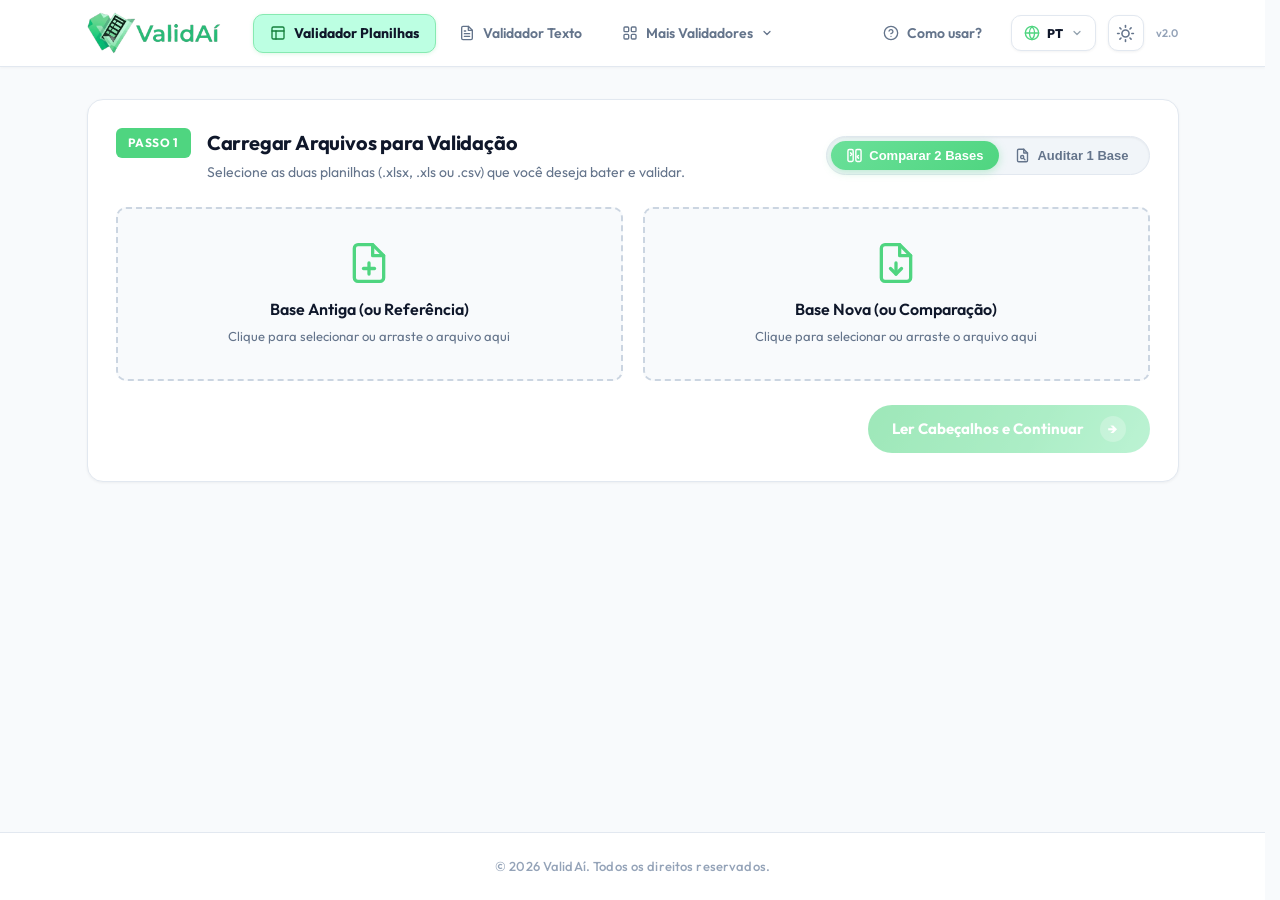
<file: templates/index.html>
<!DOCTYPE html>
<html lang="pt-BR">
<head>
    <meta charset="UTF-8">
    <meta name="viewport" content="width=device-width, initial-scale=1.0">
    <title data-i18n="page_title">ValidAí - O seu validador</title>
    <link rel="icon" type="image/png" href="/static/images/favicon.png?v=3">
    <link rel="shortcut icon" href="/favicon.ico?v=3">
    <link rel="preconnect" href="https://fonts.googleapis.com">
    <link rel="preconnect" href="https://fonts.gstatic.com" crossorigin>
    <link href="https://fonts.googleapis.com/css2?family=Montserrat:wght@400;500;600;700&family=Outfit:wght@400;500;600;700;800&family=JetBrains+Mono:wght@400;500&display=swap" rel="stylesheet">
    <link rel="stylesheet" href="/static/css/style.css?v=17">
    <script>
        (function() {
            try {
                var lang = localStorage.getItem('validai_lang') || 'pt';
                document.documentElement.setAttribute('lang', lang);
                var theme = localStorage.getItem('splitc_theme');
                if (theme === 'dark') {
                    document.documentElement.setAttribute('data-theme', 'dark');
                    document.documentElement.classList.add('dark-theme');
                }
            } catch(e) {}
        })();
    </script>
    <script src="/static/js/i18n.js?v=1"></script>
</head>
<body>

    <!-- Header com Navegação e Logo Oficial ValidAí -->
    <header class="navbar">
        <div class="container nav-content">
            <div class="header-left-group">
                <a href="/" class="header-brand-link" title="ValidAí - Início">
                    <img src="/static/images/logo.png?v=3" alt="ValidAí Logo" class="brand-logo brand-logo-light">
                    <img src="/static/images/logo-white.png?v=3" alt="ValidAí Logo" class="brand-logo brand-logo-dark">
                </a>
                <nav class="nav-menu" aria-label="Navegação Principal">
                    <a href="/" class="nav-menu-link active">
                        <svg class="nav-menu-icon" width="16" height="16" viewBox="0 0 24 24" fill="none" stroke="currentColor" stroke-width="2" stroke-linecap="round" stroke-linejoin="round">
                            <rect x="3" y="3" width="18" height="18" rx="2" ry="2"/>
                            <line x1="3" y1="9" x2="21" y2="9"/>
                            <line x1="9" y1="21" x2="9" y2="9"/>
                        </svg>
                        <span data-i18n="nav_sheets">Validador Planilhas</span>
                    </a>
                    <a href="/validador-texto" class="nav-menu-link">
                        <svg class="nav-menu-icon" width="16" height="16" viewBox="0 0 24 24" fill="none" stroke="currentColor" stroke-width="2" stroke-linecap="round" stroke-linejoin="round">
                            <path d="M14 2H6a2 2 0 0 0-2 2v16a2 2 0 0 0 2 2h12a2 2 0 0 0 2-2V8z"/>
                            <polyline points="14 2 14 8 20 8"/>
                            <line x1="16" y1="13" x2="8" y2="13"/>
                            <line x1="16" y1="17" x2="8" y2="17"/>
                            <line x1="10" y1="9" x2="8" y2="9"/>
                        </svg>
                        <span data-i18n="nav_text">Validador Texto</span>
                    </a>

                    <!-- Menu Dropdown: Mais Validadores -->
                    <div class="nav-dropdown-wrapper" id="nav-solutions-dropdown">
                        <button type="button" class="nav-menu-link nav-dropdown-btn" id="nav-solutions-btn" aria-haspopup="true" aria-expanded="false" title="Mais Validadores">
                            <svg class="nav-menu-icon" width="16" height="16" viewBox="0 0 24 24" fill="none" stroke="currentColor" stroke-width="2" stroke-linecap="round" stroke-linejoin="round">
                                <rect x="3" y="3" width="7" height="7" rx="1.5"/>
                                <rect x="14" y="3" width="7" height="7" rx="1.5"/>
                                <rect x="14" y="14" width="7" height="7" rx="1.5"/>
                                <rect x="3" y="14" width="7" height="7" rx="1.5"/>
                            </svg>
                            <span data-i18n="nav_solutions">Mais Validadores</span>
                            <svg class="nav-dropdown-chevron" width="12" height="12" viewBox="0 0 24 24" fill="none" stroke="currentColor" stroke-width="2.5" stroke-linecap="round" stroke-linejoin="round">
                                <polyline points="6 9 12 15 18 9"/>
                            </svg>
                        </button>
                        <div class="nav-dropdown-menu" id="nav-solutions-menu" role="menu" aria-label="Mais Validadores">
                            <!-- 1. Higienizador de Cadastros -->
                            <a href="/validador-cadastros" class="nav-dropdown-item" role="menuitem">
                                <div class="nav-dropdown-item-icon">
                                    <svg width="18" height="18" viewBox="0 0 24 24" fill="none" stroke="currentColor" stroke-width="2" stroke-linecap="round" stroke-linejoin="round">
                                        <path d="M16 21v-2a4 4 0 0 0-4-4H6a4 4 0 0 0-4 4v2"/>
                                        <circle cx="9" cy="7" r="4"/>
                                        <polyline points="16 11 18 13 22 9"/>
                                    </svg>
                                </div>
                                <div class="nav-dropdown-item-content">
                                    <div class="nav-dropdown-item-header">
                                        <span class="nav-dropdown-item-title" data-i18n="module_cadastros_title">Higienizador de Cadastros</span>
                                        <span class="nav-dropdown-item-badge new-badge" data-i18n="badge_new">Novo</span>
                                    </div>
                                    <span class="nav-dropdown-item-subtitle" data-i18n="module_cadastros_sub">Validação de CPF/CNPJ, e-mails e duplicados</span>
                                </div>
                            </a>

                            <!-- 2. Conciliador de Notas Fiscais (XML) -->
                            <a href="/validador-xml" class="nav-dropdown-item" role="menuitem">
                                <div class="nav-dropdown-item-icon">
                                    <svg width="18" height="18" viewBox="0 0 24 24" fill="none" stroke="currentColor" stroke-width="2" stroke-linecap="round" stroke-linejoin="round">
                                        <path d="M14 2H6a2 2 0 0 0-2 2v16a2 2 0 0 0 2 2h12a2 2 0 0 0 2-2V8z"/>
                                        <polyline points="14 2 14 8 20 8"/>
                                        <polyline points="9 15 7 13 9 11"/>
                                        <polyline points="15 15 17 13 15 11"/>
                                    </svg>
                                </div>
                                <div class="nav-dropdown-item-content">
                                    <div class="nav-dropdown-item-header">
                                        <span class="nav-dropdown-item-title" data-i18n="module_xml_title">Conciliador de Notas Fiscais (XML)</span>
                                        <span class="nav-dropdown-item-badge new-badge" data-i18n="badge_new">Novo</span>
                                    </div>
                                    <span class="nav-dropdown-item-subtitle" data-i18n="module_xml_sub">Cruzamento de XMLs (NFe/NFSe) vs. Excel</span>
                                </div>
                            </a>

                            <!-- 3. Conciliação de Taxas e Extratos (.OFX) -->
                            <a href="/conciliador-taxas" class="nav-dropdown-item" role="menuitem" data-upcoming="true">
                                <div class="nav-dropdown-item-icon">
                                    <svg width="18" height="18" viewBox="0 0 24 24" fill="none" stroke="currentColor" stroke-width="2" stroke-linecap="round" stroke-linejoin="round">
                                        <rect x="2" y="5" width="20" height="14" rx="2"/>
                                        <line x1="2" y1="10" x2="22" y2="10"/>
                                        <circle cx="7" cy="15" r="1.5"/>
                                        <line x1="12" y1="15" x2="17" y2="15"/>
                                    </svg>
                                </div>
                                <div class="nav-dropdown-item-content">
                                    <div class="nav-dropdown-item-header">
                                        <span class="nav-dropdown-item-title" data-i18n="module_ofx_title">Conciliação de Taxas e Extratos (.OFX)</span>
                                        <span class="nav-dropdown-item-badge" data-i18n="badge_coming_soon">Em breve</span>
                                    </div>
                                    <span class="nav-dropdown-item-subtitle" data-i18n="module_ofx_sub">Auditoria de maquininhas, PIX e marketplaces</span>
                                </div>
                            </a>

                            <!-- 4. Auditoria de Folha e RH -->
                            <a href="/auditoria-rh" class="nav-dropdown-item" role="menuitem" data-upcoming="true">
                                <div class="nav-dropdown-item-icon">
                                    <svg width="18" height="18" viewBox="0 0 24 24" fill="none" stroke="currentColor" stroke-width="2" stroke-linecap="round" stroke-linejoin="round">
                                        <rect x="2" y="7" width="20" height="14" rx="2"/>
                                        <path d="M16 21V5a2 2 0 0 0-2-2h-4a2 2 0 0 0-2 2v16"/>
                                        <circle cx="12" cy="12" r="2"/>
                                    </svg>
                                </div>
                                <div class="nav-dropdown-item-content">
                                    <div class="nav-dropdown-item-header">
                                        <span class="nav-dropdown-item-title" data-i18n="module_rh_title">Auditoria de Folha e RH</span>
                                        <span class="nav-dropdown-item-badge" data-i18n="badge_coming_soon">Em breve</span>
                                    </div>
                                    <span class="nav-dropdown-item-subtitle" data-i18n="module_rh_sub">Batimento de folha de pagamento e benefícios</span>
                                </div>
                            </a>

                            <!-- 5. Comparador de JSON / APIs -->
                            <a href="/validador-json" class="nav-dropdown-item" role="menuitem" data-upcoming="true">
                                <div class="nav-dropdown-item-icon">
                                    <svg width="18" height="18" viewBox="0 0 24 24" fill="none" stroke="currentColor" stroke-width="2" stroke-linecap="round" stroke-linejoin="round">
                                        <polyline points="16 18 22 12 16 6"/>
                                        <polyline points="8 6 2 12 8 18"/>
                                        <line x1="14" y1="4" x2="10" y2="20"/>
                                    </svg>
                                </div>
                                <div class="nav-dropdown-item-content">
                                    <div class="nav-dropdown-item-header">
                                        <span class="nav-dropdown-item-title" data-i18n="module_json_title">Comparador de JSON / APIs</span>
                                        <span class="nav-dropdown-item-badge" data-i18n="badge_coming_soon">Em breve</span>
                                    </div>
                                    <span class="nav-dropdown-item-subtitle" data-i18n="module_json_sub">Diferenças estruturais entre payloads e objetos</span>
                                </div>
                            </a>
                        </div>
                    </div>
                </nav>
            </div>

            <div class="header-right-actions">
                <a href="/como-usar" class="nav-menu-link" title="Guia e Ajuda">
                    <svg class="nav-menu-icon" width="16" height="16" viewBox="0 0 24 24" fill="none" stroke="currentColor" stroke-width="2" stroke-linecap="round" stroke-linejoin="round">
                        <circle cx="12" cy="12" r="10"/>
                        <path d="M9.09 9a3 3 0 0 1 5.83 1c0 2-3 3-3 3"/>
                        <line x1="12" y1="17" x2="12.01" y2="17"/>
                    </svg>
                    <span data-i18n="nav_how_to_use">Como usar?</span>
                </a>

                <!-- Dropdown de Idiomas (PT / ES / EN) -->
                <div class="lang-dropdown-wrapper" id="lang-dropdown-wrapper">
                    <button type="button" class="lang-toggle-btn" id="lang-toggle-btn" aria-haspopup="true" aria-expanded="false" title="Idioma / Language">
                        <svg class="lang-globe-icon" width="16" height="16" viewBox="0 0 24 24" fill="none" stroke="currentColor" stroke-width="2" stroke-linecap="round" stroke-linejoin="round">
                            <circle cx="12" cy="12" r="10"/>
                            <line x1="2" y1="12" x2="22" y2="12"/>
                            <path d="M12 2a15.3 15.3 0 0 1 4 10 15.3 15.3 0 0 1-4 10 15.3 15.3 0 0 1-4-10 15.3 15.3 0 0 1 4-10z"/>
                        </svg>
                        <span class="lang-current-code" id="lang-current-code">PT</span>
                        <svg class="lang-arrow-icon" width="12" height="12" viewBox="0 0 24 24" fill="none" stroke="currentColor" stroke-width="2.5" stroke-linecap="round" stroke-linejoin="round">
                            <polyline points="6 9 12 15 18 9"/>
                        </svg>
                    </button>
                    <div class="lang-dropdown-menu" id="lang-dropdown-menu" role="menu">
                        <button type="button" class="lang-option active" data-lang="pt" role="menuitem">
                            <span class="lang-flag">🇧🇷</span>
                            <span class="lang-name">Português</span>
                            <span class="lang-badge">PT</span>
                        </button>
                        <button type="button" class="lang-option" data-lang="es" role="menuitem">
                            <span class="lang-flag">🇪🇸</span>
                            <span class="lang-name">Español</span>
                            <span class="lang-badge">ES</span>
                        </button>
                        <button type="button" class="lang-option" data-lang="en" role="menuitem">
                            <span class="lang-flag">🇺🇸</span>
                            <span class="lang-name">English</span>
                            <span class="lang-badge">EN</span>
                        </button>
                    </div>
                </div>

                <button type="button" class="theme-toggle-btn" id="theme-toggle-btn" title="Alternar tema claro/escuro" aria-label="Alternar tema" data-i18n-title="nav_toggle_theme">
                    <svg class="theme-icon-svg" width="19" height="19" viewBox="0 0 24 24">
                        <defs>
                            <linearGradient id="theme-grad-orange" x1="0%" y1="0%" x2="0%" y2="100%">
                                <stop offset="0%" stop-color="#6AE099"/>
                                <stop offset="100%" stop-color="#4FD580"/>
                            </linearGradient>
                        </defs>
                        <g class="sun-icon">
                            <circle cx="12" cy="12" r="4.5"/>
                            <line x1="12" y1="2" x2="12" y2="4"/>
                            <line x1="12" y1="20" x2="12" y2="22"/>
                            <line x1="4.93" y1="4.93" x2="6.34" y2="6.34"/>
                            <line x1="17.66" y1="17.66" x2="19.07" y2="19.07"/>
                            <line x1="2" y1="12" x2="4" y2="12"/>
                            <line x1="20" y1="12" x2="22" y2="12"/>
                            <line x1="4.93" y1="19.07" x2="6.34" y2="17.66"/>
                            <line x1="17.66" y1="6.34" x2="19.07" y2="4.93"/>
                        </g>
                        <path class="moon-icon-path" d="M20.354 15.354A9 9 0 0 1 8.646 3.646 9.003 9.003 0 0 0 12 21a9.003 9.003 0 0 0 8.354-5.646z"/>
                    </svg>
                </button>
                <span class="version-tag">v2.0</span>
            </div>
        </div>
    </header>

    <main class="container main-content">

        <!-- ======================================================== -->
        <!-- MODO 1: COMPARADOR DE 2 BASES / PLANILHAS (PADRÃO)        -->
        <!-- ======================================================== -->
        <div id="mode-dual-container">

        <!-- ETAPA 1: Upload dos Arquivos -->
        <section class="card step-card" id="step-upload">
            <div class="card-header card-header-with-toggle">
                <div class="card-header-left">
                    <div class="step-indicator" data-i18n="sheets_step1_badge">Passo 1</div>
                    <div>
                        <h2 data-i18n="sheets_step1_title">Carregar Arquivos para Validação</h2>
                        <p class="subtext" data-i18n="sheets_step1_desc">Selecione as duas planilhas (.xlsx, .xls ou .csv) que você deseja bater e validar.</p>
                    </div>
                </div>

                <!-- Toggle Switch de Modo (Padrão: 2 Planilhas) -->
                <div class="mode-toggle-pill" role="tablist" aria-label="Modo de Validação">
                    <button type="button" class="mode-btn active" data-mode="dual" id="btn-mode-dual-1" title="Comparar duas planilhas entre si">
                        <svg width="15" height="15" viewBox="0 0 24 24" fill="none" stroke="currentColor" stroke-width="2.2" stroke-linecap="round" stroke-linejoin="round">
                            <rect x="2" y="3" width="8" height="18" rx="2"/>
                            <rect x="14" y="3" width="8" height="18" rx="2"/>
                            <path d="m6 12 2-2-2-2"/>
                            <path d="m18 12-2 2 2 2"/>
                        </svg>
                        <span data-i18n="sheets_mode_dual">Comparar 2 Bases</span>
                    </button>
                    <button type="button" class="mode-btn" data-mode="single" id="btn-mode-single-1" title="Auditar colunas internas de 1 planilha">
                        <svg width="15" height="15" viewBox="0 0 24 24" fill="none" stroke="currentColor" stroke-width="2.2" stroke-linecap="round" stroke-linejoin="round">
                            <path d="M14 2H6a2 2 0 0 0-2 2v16a2 2 0 0 0 2 2h12a2 2 0 0 0 2-2V8z"/>
                            <polyline points="14 2 14 8 20 8"/>
                            <circle cx="11.5" cy="14.5" r="2.5"/>
                            <path d="m13.5 16.5 2.5 2.5"/>
                        </svg>
                        <span data-i18n="sheets_mode_single">Auditar 1 Base</span>
                    </button>
                </div>
            </div>

            <div class="upload-grid">
                <!-- Upload Base Antiga / Referência -->
                <div class="dropzone" id="dropzone-a">
                    <input type="file" id="file-a" accept=".xlsx,.xls,.csv" class="file-input">
                    <div class="dropzone-content">
                        <div class="dropzone-icon">
                            <svg class="dropzone-svg" viewBox="0 0 24 24" fill="none" stroke="currentColor" stroke-width="1.8" stroke-linecap="round" stroke-linejoin="round">
                                <path d="M14 2H6a2 2 0 0 0-2 2v16a2 2 0 0 0 2 2h12a2 2 0 0 0 2-2V8z"/>
                                <polyline points="14 2 14 8 20 8"/>
                                <line x1="12" y1="18" x2="12" y2="12"/>
                                <line x1="9" y1="15" x2="15" y2="15"/>
                            </svg>
                        </div>
                        <h3 data-i18n="sheets_drop_a_title">Base Antiga (ou Referência)</h3>
                        <p class="dropzone-hint" data-i18n="sheets_drop_a_hint">Clique para selecionar ou arraste o arquivo aqui</p>
                        <div class="file-meta" id="file-meta-a" style="display: none;">
                            <span class="filename" id="filename-a">arquivo.xlsx</span>
                            <span class="filesize" id="filesize-a">0 KB</span>
                        </div>
                    </div>
                </div>

                <!-- Upload Base Nova / Comparação -->
                <div class="dropzone" id="dropzone-b">
                    <input type="file" id="file-b" accept=".xlsx,.xls,.csv" class="file-input">
                    <div class="dropzone-content">
                        <div class="dropzone-icon">
                            <svg class="dropzone-svg" viewBox="0 0 24 24" fill="none" stroke="currentColor" stroke-width="1.8" stroke-linecap="round" stroke-linejoin="round">
                                <path d="M14 2H6a2 2 0 0 0-2 2v16a2 2 0 0 0 2 2h12a2 2 0 0 0 2-2V8z"/>
                                <polyline points="14 2 14 8 20 8"/>
                                <path d="M12 12v6"/>
                                <path d="m9 15 3 3 3-3"/>
                            </svg>
                        </div>
                        <h3 data-i18n="sheets_drop_b_title">Base Nova (ou Comparação)</h3>
                        <p class="dropzone-hint" data-i18n="sheets_drop_b_hint">Clique para selecionar ou arraste o arquivo aqui</p>
                        <div class="file-meta" id="file-meta-b" style="display: none;">
                            <span class="filename" id="filename-b">arquivo.xlsx</span>
                            <span class="filesize" id="filesize-b">0 KB</span>
                        </div>
                    </div>
                </div>
            </div>

            <div class="action-footer">
                <button type="button" class="btn btn-pill-gradient" id="btn-read-headers" disabled>
                    <span class="btn-text" data-i18n="sheets_btn_read_headers">Ler Cabeçalhos e Continuar</span>
                    <span class="spinner" style="display: none;"></span>
                    <span class="btn-circle-icon">→</span>
                </button>
            </div>
        </section>

        <!-- ETAPA 2: Configuração de Chaves e Tolerâncias (Oculto até ler arquivos) -->
        <section class="card step-card" id="step-config" style="display: none;">
            <div class="card-header">
                <div class="step-indicator" data-i18n="sheets_step2_badge">Passo 2</div>
                <div>
                    <h2 data-i18n="sheets_step2_title">Definir Identificadores e Regras de Validação</h2>
                    <p class="subtext" data-i18n="sheets_step2_desc">Escolha a coluna única que conecta os registros entre as duas planilhas.</p>
                </div>
            </div>

            <div class="keys-grid">
                <!-- Coluna da Esquerda: Chave Primária (Seletor Único) -->
                <div class="form-group">
                    <label for="primary-key">
                        <strong data-i18n="sheets_primary_key_label">Chave Identificadora Principal (Coluna da Esquerda) *</strong>
                        <span class="help-text" data-i18n="sheets_primary_key_help">Seletor único de referência (Ex: Matrícula, Ticket, ID, Sequencial)</span>
                    </label>
                    <div class="select-wrapper">
                        <select id="primary-key" class="form-select">
                            <option value="" data-i18n="sheets_primary_key_placeholder">Selecione a chave primária...</option>
                        </select>
                    </div>
                </div>

                <!-- Coluna da Direita: Seleção Múltipla de Colunas para Comparação -->
                <div class="form-group">
                    <label>
                        <strong data-i18n="sheets_sec_keys_label">Colunas Complementares de Validação (Coluna da Direita)</strong>
                        <span class="help-text" data-i18n="sheets_sec_keys_help">Selecione 1 ou mais colunas para refinar os parâmetros de comparação</span>
                    </label>
                    
                    <div class="multiselect-container" id="multiselect-container">
                        <div class="multiselect-trigger" id="sec-keys-trigger" tabindex="0">
                            <span id="sec-keys-label" data-i18n="sheets_sec_keys_none">Nenhuma coluna complementar selecionada</span>
                            <span class="multiselect-arrow">▾</span>
                        </div>
                        
                        <div class="multiselect-dropdown" id="sec-keys-dropdown" style="display: none;">
                            <div class="multiselect-search-box input-search-wrapper">
                                <svg class="splitc-icon input-search-icon" viewBox="0 0 24 24" fill="none" stroke="currentColor" stroke-width="2" stroke-linecap="round" stroke-linejoin="round">
                                    <circle cx="11" cy="11" r="7"/>
                                    <line x1="21" y1="21" x2="16.5" y2="16.5"/>
                                </svg>
                                <input type="text" id="sec-keys-search" placeholder="Filtrar colunas..." data-i18n-placeholder="sheets_sec_keys_search" class="multiselect-search-input">
                            </div>
                            <div class="multiselect-options" id="sec-keys-options-list">
                                <!-- Checkboxes preenchidos dinamicamente -->
                            </div>
                            <div class="multiselect-footer">
                                <button type="button" class="btn-link" id="btn-clear-sec-keys" data-i18n="sheets_sec_keys_clear">Limpar seleção</button>
                                <button type="button" class="btn btn-sm btn-pill-gradient" id="btn-close-sec-keys" data-i18n="sheets_sec_keys_confirm">Confirmar</button>
                            </div>
                        </div>
                        
                        <!-- Chips / Tags das colunas selecionadas -->
                        <div class="selected-tags" id="selected-sec-keys-tags"></div>
                    </div>
                    <p class="field-hint">
                        <svg class="splitc-icon splitc-icon-sm" viewBox="0 0 24 24" fill="none" stroke="currentColor" stroke-width="2" stroke-linecap="round" stroke-linejoin="round">
                            <path d="M15 14c.2-1 .7-1.7 1.5-2.5 1-.9 1.5-2.2 1.5-3.5A6 6 0 0 0 6 8c0 1 .2 2.2 1.5 3.5.7.7 1.3 1.5 1.5 2.5"/>
                            <path d="M9 18h6"/>
                            <path d="M10 22h4"/>
                        </svg>
                        <span data-i18n="sheets_sec_keys_hint">Se selecionar 1 coluna, ela será usada como 2º parâmetro. Se selecionar 2 ou mais, todas serão combinadas com a chave principal para formar o identificador de validação.</span>
                    </p>
                </div>
            </div>

            <!-- Regras de Tolerância Inteligente -->
            <div class="tolerance-box">
                <div class="tolerance-header">
                    <h4>
                        <svg class="splitc-icon" viewBox="0 0 24 24" fill="none" stroke="currentColor" stroke-width="2" stroke-linecap="round" stroke-linejoin="round">
                            <circle cx="12" cy="12" r="3"/>
                            <path d="M19.4 15a1.65 1.65 0 0 0 .33 1.82l.06.06a2 2 0 0 1 0 2.83 2 2 0 0 1-2.83 0l-.06-.06a1.65 1.65 0 0 0-1.82-.33 1.65 1.65 0 0 0-1 1.51V21a2 2 0 0 1-2 2 2 2 0 0 1-2-2v-.09A1.65 1.65 0 0 0 9 19.4a1.65 1.65 0 0 0-1.82.33l-.06.06a2 2 0 0 1-2.83 0 2 2 0 0 1 0-2.83l.06-.06a1.65 1.65 0 0 0 .33-1.82 1.65 1.65 0 0 0-1.51-1H3a2 2 0 0 1-2-2 2 2 0 0 1 2-2h.09A1.65 1.65 0 0 0 4.6 9a1.65 1.65 0 0 0-.33-1.82l-.06-.06a2 2 0 0 1 0-2.83 2 2 0 0 1 2.83 0l.06.06a1.65 1.65 0 0 0 1.82.33H9a1.65 1.65 0 0 0 1-1.51V3a2 2 0 0 1 2-2 2 2 0 0 1 2 2v.09a1.65 1.65 0 0 0 1 1.51 1.65 1.65 0 0 0 1.82-.33l.06-.06a2 2 0 0 1 2.83 0 2 2 0 0 1 0 2.83l-.06.06a1.65 1.65 0 0 0-.33 1.82V9a1.65 1.65 0 0 0 1.51 1H21a2 2 0 0 1 2 2 2 2 0 0 1-2 2h-.09a1.65 1.65 0 0 0-1.51 1z"/>
                        </svg>
                        <span data-i18n="sheets_tolerance_title">Regras de Normalização Automática (Evita falsos positivos)</span>
                    </h4>
                </div>
                <div class="tolerance-options">
                    <label class="checkbox-card">
                        <input type="checkbox" id="norm-currency" checked>
                        <div>
                            <strong data-i18n="norm_currency_title">Normalizar Moedas e Números Decimais</strong>
                            <p data-i18n="norm_currency_desc">Equipara "15.650,00", "15650.00", "15650" e "R$ 15.650,00".</p>
                        </div>
                    </label>

                    <label class="checkbox-card">
                        <input type="checkbox" id="norm-dates" checked>
                        <div>
                            <strong data-i18n="norm_dates_title">Normalizar Formatos de Data</strong>
                            <p data-i18n="norm_dates_desc">Equipara formatos ISO ("2026-08-01"), brasileiro ("01/08/2026") e timestamps com horário zerado.</p>
                        </div>
                    </label>

                    <label class="checkbox-card">
                        <input type="checkbox" id="norm-case" checked>
                        <div>
                            <strong data-i18n="norm_case_title">Ignorar Diferenças de Maiúsculas/Minúsculas</strong>
                            <p data-i18n="norm_case_desc">Equipara "Ativo" com "ATIVO" ou "ativo".</p>
                        </div>
                    </label>

                    <label class="checkbox-card">
                        <input type="checkbox" id="norm-trim" checked>
                        <div>
                            <strong data-i18n="norm_trim_title">Ignorar Espaços Extras no Início e Fim</strong>
                            <p data-i18n="norm_trim_desc">Equipara " 12345 " com "12345" e valores vazios (NaN com "").</p>
                        </div>
                    </label>
                </div>
            </div>

            <!-- Mapeamento de Colunas (Resumo Colapsável) -->
            <details class="mapping-details" id="mapping-details" open>
                <summary class="mapping-summary">
                    <span class="summary-title-wrapper">
                        <svg class="splitc-icon" viewBox="0 0 24 24" fill="none" stroke="currentColor" stroke-width="2" stroke-linecap="round" stroke-linejoin="round">
                            <rect width="18" height="18" x="3" y="3" rx="2"/>
                            <path d="M9 3v18"/>
                            <path d="M3 9h18"/>
                            <path d="M3 15h18"/>
                        </svg>
                        <span><span data-i18n="sheets_mapping_title">Mapeamento de Colunas</span> (<span id="mapped-cols-count">0</span> <span data-i18n="sheets_mapping_count_suffix">colunas mapeadas</span>)</span>
                    </span>
                </summary>
                <div class="mapping-content">
                    <div class="mapping-toolbar">
                        <p class="mapping-hint" data-i18n="sheets_mapping_hint">O sistema associou automaticamente colunas similares. Caso alguma coluna tenha nome diferente nas duas bases, clique em <strong>"+ Adicionar Coluna"</strong> para associá-las manualmente.</p>
                        <div class="mapping-toolbar-actions">
                            <button type="button" class="btn btn-sm btn-pill-outline btn-add-mapping" id="btn-add-mapping" title="Adicionar novo par de colunas para correlacionar">
                                <span class="btn-plus-icon">+</span> <span data-i18n="btn_add_mapping">+ Adicionar Coluna</span>
                            </button>
                        </div>
                    </div>

                    <div class="mapping-table-wrapper">
                        <table class="table-mapping" id="mapping-table">
                            <thead>
                                <tr>
                                    <th style="width: 44%;" data-i18n="th_col_a">Coluna na Base Antiga (ou Referência)</th>
                                    <th style="width: 6%; text-align: center;"></th>
                                    <th style="width: 44%;" data-i18n="th_col_b">Coluna na Base Nova (ou Comparação)</th>
                                    <th style="width: 6%; text-align: center;" data-i18n="th_remove">Remover</th>
                                </tr>
                            </thead>
                            <tbody id="mapping-table-body">
                                <!-- Preenchido dinamicamente -->
                            </tbody>
                        </table>
                    </div>

                    <div id="unmapped-hint" class="unmapped-hint" style="display: none;"></div>
                </div>
            </details>

            <div class="action-footer action-footer-between">
                <div class="action-footer-left">
                    <button type="button" class="btn btn-sm btn-restore-mapping" id="btn-restore-mapping" title="Restaurar todos os mapeamentos automáticos">
                        <svg class="btn-sheet-icon" viewBox="0 0 24 24" fill="none" stroke="currentColor" stroke-width="2.2" stroke-linecap="round" stroke-linejoin="round">
                            <rect x="3" y="3" width="18" height="18" rx="2" ry="2"></rect>
                            <line x1="3" y1="9" x2="21" y2="9"></line>
                            <line x1="3" y1="15" x2="21" y2="15"></line>
                            <line x1="9" y1="3" x2="9" y2="21"></line>
                            <line x1="15" y1="3" x2="15" y2="21"></line>
                        </svg>
                        <span data-i18n="btn_restore_mapping">Restaurar Mapeamento</span>
                    </button>
                    <button type="button" class="btn btn-sm btn-clear-mapping" id="btn-clear-mapping" title="Apagar todas as colunas mapeadas e selecionar manualmente">
                        <svg class="btn-trash-icon" viewBox="0 0 24 24" fill="none" stroke="currentColor" stroke-width="2.2" stroke-linecap="round" stroke-linejoin="round">
                            <polyline points="3 6 5 6 21 6"></polyline>
                            <path d="M19 6v14a2 2 0 0 1-2 2H7a2 2 0 0 1-2-2V6m3 0V4a2 2 0 0 1 2-2h4a2 2 0 0 1 2 2v2"></path>
                            <line x1="10" y1="11" x2="10" y2="17"></line>
                            <line x1="14" y1="11" x2="14" y2="17"></line>
                        </svg>
                        <span data-i18n="btn_clear_mapping">Limpar Mapeamentos</span>
                    </button>
                </div>
                <div class="action-footer-right">
                    <button type="button" class="btn btn-pill-gradient btn-lg" id="btn-run-compare">
                        <span class="btn-text" data-i18n="btn_run_compare">Rodar Validação Completa</span>
                        <span class="spinner" style="display: none;"></span>
                        <span class="btn-circle-icon">→</span>
                    </button>
                </div>
            </div>
        </section>

        <!-- ETAPA 3: Resultado da Validação -->
        <section class="card step-card" id="step-results" style="display: none;">
            <div class="card-header">
                <div class="step-indicator" data-i18n="sheets_step3_badge">Passo 3</div>
                <div>
                    <h2 data-i18n="sheets_step3_title">Resultado da Validação</h2>
                    <p class="subtext" data-i18n="sheets_step3_desc">Relatório consolidado e divergências célula por célula.</p>
                </div>
            </div>

            <!-- Banner Sucesso (100% Iguais) -->
            <div class="result-banner banner-success" id="banner-identical" style="display: none;">
                <div class="banner-icon">
                    <svg width="34" height="34" viewBox="0 0 24 24" fill="none" stroke="currentColor" stroke-width="2.2" stroke-linecap="round" stroke-linejoin="round">
                        <path d="M22 11.08V12a10 10 0 1 1-5.93-9.14"/>
                        <polyline points="22 4 12 14.01 9 11.01"/>
                    </svg>
                </div>
                <div class="banner-content">
                    <h3 data-i18n="banner_identical_title">Excelente! As bases estão 100% IDÊNTICAS!</h3>
                    <p id="identical-desc" data-i18n="banner_identical_desc">Todas as linhas e colunas coincidiram perfeitamente com as regras de normalização aplicadas. Nenhuma divergência de valores foi detectada.</p>
                </div>
            </div>

            <!-- Banner Alerta (Com Diferenças) -->
            <div class="result-banner banner-alert" id="banner-diffs" style="display: none;">
                <div class="banner-icon">
                    <svg width="34" height="34" viewBox="0 0 24 24" fill="none" stroke="currentColor" stroke-width="2.2" stroke-linecap="round" stroke-linejoin="round">
                        <path d="m21.73 18-8-14a2 2 0 0 0-3.48 0l-8 14A2 2 0 0 0 4 21h16a2 2 0 0 0 1.73-3Z"/>
                        <line x1="12" y1="9" x2="12" y2="13"/>
                        <line x1="12" y1="17" x2="12.01" y2="17"/>
                    </svg>
                </div>
                <div class="banner-content">
                    <h3 data-i18n="banner_diffs_title">Atenção: Foram encontradas divergências entre as planilhas!</h3>
                    <p id="diffs-desc" data-i18n="banner_diffs_desc">Confira o resumo das divergências abaixo ou baixe a planilha Excel completa com as células pintadas.</p>
                </div>
            </div>

            <!-- Painel de KPIs / Estatísticas -->
            <div class="kpi-grid" id="kpi-grid">
                <div class="kpi-card">
                    <div class="kpi-label" data-i18n="kpi_rows_matched">Linhas Comparadas</div>
                    <div class="kpi-val" id="kpi-rows-matched">0</div>
                    <div class="kpi-sub" id="kpi-rows-total">de 0 linhas</div>
                </div>

                <div class="kpi-card" id="kpi-card-diff-rows">
                    <div class="kpi-label" data-i18n="kpi_rows_diff">Linhas com Diferenças</div>
                    <div class="kpi-val text-danger" id="kpi-rows-diff">0</div>
                    <div class="kpi-sub" id="kpi-pct-diff">0% do total</div>
                </div>

                <div class="kpi-card" id="kpi-card-diff-cells">
                    <div class="kpi-label" data-i18n="kpi_cells_diff">Células Divergentes</div>
                    <div class="kpi-val text-danger" id="kpi-cells-diff">0</div>
                    <div class="kpi-sub" data-i18n="kpi_cells_diff_sub">valores com divergência</div>
                </div>

                <div class="kpi-card">
                    <div class="kpi-label" data-i18n="kpi_cols_diff">Colunas com Diferenças</div>
                    <div class="kpi-val text-warning" id="kpi-cols-diff">0</div>
                    <div class="kpi-sub" id="kpi-cols-total">de 0 colunas</div>
                </div>

                <div class="kpi-card" id="kpi-card-only-a">
                    <div class="kpi-label" data-i18n="kpi_only_a">Apenas na Base Antiga</div>
                    <div class="kpi-val text-info" id="kpi-rows-only-a">0</div>
                    <div class="kpi-sub" id="kpi-only-a-sub" data-i18n="kpi_only_a_sub">não existem em B</div>
                </div>

                <div class="kpi-card" id="kpi-card-only-b">
                    <div class="kpi-label" data-i18n="kpi_only_b">Apenas na Base Nova</div>
                    <div class="kpi-val text-info" id="kpi-rows-only-b">0</div>
                    <div class="kpi-sub" id="kpi-only-b-sub" data-i18n="kpi_only_b_sub">não existem em A</div>
                </div>
            </div>

            <!-- Botão de Download do Relatório Excel -->
            <div class="download-section">
                <button type="button" class="btn btn-pill-gradient btn-lg" id="btn-download-excel">
                    <span class="btn-text" data-i18n="btn_download_excel">Baixar Relatório Excel (.xlsx) com Células Pintadas</span>
                    <span class="btn-circle-icon">↓</span>
                </button>
                <p class="download-hint" data-i18n="download_excel_hint">Gera um arquivo Excel formatado com resumo e marcação colorida nas células que divergiram.</p>
            </div>

            <!-- Seção de Tags de Colunas Divergentes -->
            <div class="diff-cols-section" id="diff-cols-section" style="display: none;">
                <h4>Colunas que apresentaram divergência:</h4>
                <div class="diff-tags" id="diff-tags-container">
                    <!-- Badges dinâmicas -->
                </div>
            </div>

            <!-- Alternador de Visualização (Abas do Resultado) -->
            <div class="result-nav-tabs" id="result-nav-tabs" style="display: none;">
                <button type="button" class="result-nav-tab-btn active" id="tab-btn-diffs" data-view="diffs">
                    <svg class="splitc-icon tab-icon" viewBox="0 0 24 24" fill="none" stroke="currentColor" stroke-width="2" stroke-linecap="round" stroke-linejoin="round">
                        <circle cx="11" cy="11" r="7"/>
                        <line x1="21" y1="21" x2="16.5" y2="16.5"/>
                    </svg>
                    <span data-i18n="tab_diffs">Divergências Detalhadas</span>
                    <span class="tab-btn-badge" id="badge-diff-count">0</span>
                </button>
                <button type="button" class="result-nav-tab-btn" id="tab-btn-only-a" data-view="only-a" style="display: none;">
                    <svg class="splitc-icon tab-icon" viewBox="0 0 24 24" fill="none" stroke="currentColor" stroke-width="2" stroke-linecap="round" stroke-linejoin="round">
                        <path d="M14 2H6a2 2 0 0 0-2 2v16a2 2 0 0 0 2 2h12a2 2 0 0 0 2-2V8z"/>
                        <polyline points="14 2 14 8 20 8"/>
                    </svg>
                    <span data-i18n="tab_only_a">Apenas na Base Antiga</span>
                    <span class="tab-btn-badge" id="badge-only-a-count">0</span>
                </button>
                <button type="button" class="result-nav-tab-btn" id="tab-btn-only-b" data-view="only-b" style="display: none;">
                    <svg class="splitc-icon tab-icon" viewBox="0 0 24 24" fill="none" stroke="currentColor" stroke-width="2" stroke-linecap="round" stroke-linejoin="round">
                        <path d="M14 2H6a2 2 0 0 0-2 2v16a2 2 0 0 0 2 2h12a2 2 0 0 0 2-2V8z"/>
                        <polyline points="14 2 14 8 20 8"/>
                    </svg>
                    <span data-i18n="tab_only_b">Apenas na Base Nova</span>
                    <span class="tab-btn-badge" id="badge-only-b-count">0</span>
                </button>
                <button type="button" class="result-nav-tab-btn" id="tab-btn-financial" data-view="financial" style="display: none;">
                    <svg class="splitc-icon tab-icon" viewBox="0 0 24 24" fill="none" stroke="currentColor" stroke-width="2" stroke-linecap="round" stroke-linejoin="round">
                        <line x1="12" y1="1" x2="12" y2="23"/>
                        <path d="M17 5H9.5a3.5 3.5 0 0 0 0 7h5a3.5 3.5 0 0 1 0 7H6"/>
                    </svg>
                    <span data-i18n="tab_financial">Sumarização Financeira dos Pares</span>
                    <span class="tab-btn-badge" id="badge-fin-count">0</span>
                </button>
            </div>

            <!-- Tabela Interativa de Diferenças -->
            <div class="diff-table-section" id="diff-table-section" style="display: none;">
                <div class="diff-table-header">
                    <h4 data-i18n="diff_table_title">Visualização Detalhada das Divergências</h4>
                    <div class="table-search input-search-wrapper">
                        <svg class="splitc-icon input-search-icon" viewBox="0 0 24 24" fill="none" stroke="currentColor" stroke-width="2" stroke-linecap="round" stroke-linejoin="round">
                            <circle cx="11" cy="11" r="7"/>
                            <line x1="21" y1="21" x2="16.5" y2="16.5"/>
                        </svg>
                        <input type="text" id="diff-search" placeholder="Filtrar por chave ou valor..." data-i18n-placeholder="diff_search_placeholder" class="search-input">
                    </div>
                </div>

                <div class="table-responsive">
                    <table class="table-diff" id="diff-table">
                        <thead>
                            <tr>
                                <th data-i18n="th_id_key">Chave Identificadora</th>
                                <th style="text-align: center; width: 120px;" data-i18n="th_row">Linha</th>
                                <th data-i18n="th_col">Coluna</th>
                                <th data-i18n="th_val_old">Valor na Base Antiga</th>
                                <th style="width: 30px;"></th>
                                <th data-i18n="th_val_new">Valor na Base Nova</th>
                            </tr>
                        </thead>
                        <tbody id="diff-table-body">
                            <!-- Preenchido dinamicamente via JS -->
                        </tbody>
                    </table>
                </div>
                <div class="pagination-hint" id="diff-preview-hint" data-i18n="pagination_hint">
                    Exibindo as primeiras ocorrências encontradas. Baixe o relatório Excel para a auditoria completa.
                </div>
            </div>

            <!-- Seção de Registros Apenas na Base Antiga -->
            <div class="only-table-section" id="only-a-table-section" style="display: none;">
                <div class="diff-table-header">
                    <div>
                        <h4>Registros Exclusivos da Base Antiga (Não encontrados na Base Nova)</h4>
                        <p class="subtext" style="margin-top: 2px; font-size: 13px;">Linhas cuja chave identificadora não possui correspondência na Base Nova.</p>
                    </div>
                    <div class="table-search input-search-wrapper">
                        <svg class="splitc-icon input-search-icon" viewBox="0 0 24 24" fill="none" stroke="currentColor" stroke-width="2" stroke-linecap="round" stroke-linejoin="round">
                            <circle cx="11" cy="11" r="7"/>
                            <line x1="21" y1="21" x2="16.5" y2="16.5"/>
                        </svg>
                        <input type="text" id="only-a-search" placeholder="Filtrar por chave ou valor..." class="search-input">
                    </div>
                </div>

                <div class="table-responsive">
                    <table class="table-diff table-only" id="only-a-table">
                        <thead id="only-a-table-head">
                            <!-- Preenchido dinamicamente via JS -->
                        </thead>
                        <tbody id="only-a-table-body">
                            <!-- Preenchido dinamicamente via JS -->
                        </tbody>
                    </table>
                </div>
                <div class="pagination-hint" id="only-a-preview-hint">
                    Exibindo as primeiras ocorrências encontradas. Baixe o relatório Excel para a auditoria completa.
                </div>
            </div>

            <!-- Seção de Registros Apenas na Base Nova -->
            <div class="only-table-section" id="only-b-table-section" style="display: none;">
                <div class="diff-table-header">
                    <div>
                        <h4>Registros Exclusivos da Base Nova (Não encontrados na Base Antiga)</h4>
                        <p class="subtext" style="margin-top: 2px; font-size: 13px;">Linhas cuja chave identificadora não possui correspondência na Base Antiga.</p>
                    </div>
                    <div class="table-search input-search-wrapper">
                        <svg class="splitc-icon input-search-icon" viewBox="0 0 24 24" fill="none" stroke="currentColor" stroke-width="2" stroke-linecap="round" stroke-linejoin="round">
                            <circle cx="11" cy="11" r="7"/>
                            <line x1="21" y1="21" x2="16.5" y2="16.5"/>
                        </svg>
                        <input type="text" id="only-b-search" placeholder="Filtrar por chave ou valor..." class="search-input">
                    </div>
                </div>

                <div class="table-responsive">
                    <table class="table-diff table-only" id="only-b-table">
                        <thead id="only-b-table-head">
                            <!-- Preenchido dinamicamente via JS -->
                        </thead>
                        <tbody id="only-b-table-body">
                            <!-- Preenchido dinamicamente via JS -->
                        </tbody>
                    </table>
                </div>
                <div class="pagination-hint" id="only-b-preview-hint">
                    Exibindo as primeiras ocorrências encontradas. Baixe o relatório Excel para a auditoria completa.
                </div>
            </div>

            <!-- Seção de Sumarização Financeira dos Pares -->
            <div class="financial-table-section" id="financial-table-section" style="display: none;">
                <div class="diff-table-header">
                    <div>
                        <h4>Sumarização das Colunas Monetárias e Diferença dos Pares</h4>
                        <p class="subtext" style="margin-top: 2px; font-size: 13px;">Totais acumulados de cada coluna monetária mapeada e a diferença calculada entre as bases.</p>
                    </div>
                </div>

                <div class="table-responsive">
                    <table class="table-diff table-financial" id="financial-table">
                        <thead>
                            <tr>
                                <th>Coluna Base Antiga</th>
                                <th>Coluna Base Nova</th>
                                <th style="text-align: right;">Total Base Antiga</th>
                                <th style="text-align: right;">Total Base Nova</th>
                                <th style="text-align: right;">Diferença (Nova - Antiga)</th>
                                <th style="text-align: center;">% Variação</th>
                                <th style="text-align: center;">Situação</th>
                                <th style="text-align: center;">Linhas Diferentes</th>
                            </tr>
                        </thead>
                        <tbody id="financial-table-body">
                            <!-- Preenchido dinamicamente via JS -->
                        </tbody>
                        <tfoot id="financial-table-footer">
                            <!-- Linha de total consolidado preenchida via JS -->
                        </tfoot>
                    </table>
                </div>
            </div>

            <div class="action-footer">
                <button type="button" class="btn btn-pill-outline" id="btn-restart">
                    <span class="btn-text" data-i18n="btn_restart">Fazer Nova Validação</span>
                    <span class="btn-circle-icon">
                        <svg width="14" height="14" viewBox="0 0 24 24" fill="none" stroke="currentColor" stroke-width="2.5" stroke-linecap="round" stroke-linejoin="round">
                            <path d="M3 12a9 9 0 1 0 9-9 9.75 9.75 0 0 0-6.74 2.74L3 8"/>
                            <path d="M3 3v5h5"/>
                        </svg>
                    </span>
                </button>
            </div>
        </section>

        </div> <!-- fim mode-dual-container -->

        <!-- ======================================================== -->
        <!-- MODO 2: AUDITORIA DE ARQUIVO ÚNICO (COLUNAS INTERNAS)     -->
        <!-- ======================================================== -->
        <div id="mode-single-container" style="display: none;">

            <!-- ETAPA 1 (SINGLE): Upload de 1 Arquivo -->
            <section class="card step-card" id="single-step-upload">
                <div class="card-header card-header-with-toggle">
                    <div class="card-header-left">
                        <div class="step-indicator">Passo 1</div>
                        <div>
                            <h2>Carregar Planilha para Auditoria Interna</h2>
                            <p class="subtext">Selecione uma única planilha (.xlsx, .xls ou .csv) para validar regras e consistência entre suas colunas.</p>
                        </div>
                    </div>

                    <!-- Toggle Switch de Modo (1 Planilha Ativo) -->
                    <div class="mode-toggle-pill" role="tablist" aria-label="Modo de Validação">
                        <button type="button" class="mode-btn" data-mode="dual" id="btn-mode-dual-2" title="Comparar duas planilhas entre si">
                            <svg width="15" height="15" viewBox="0 0 24 24" fill="none" stroke="currentColor" stroke-width="2.2" stroke-linecap="round" stroke-linejoin="round">
                                <rect x="2" y="3" width="8" height="18" rx="2"/>
                                <rect x="14" y="3" width="8" height="18" rx="2"/>
                                <path d="m6 12 2-2-2-2"/>
                                <path d="m18 12-2 2 2 2"/>
                            </svg>
                            <span>Comparar 2 Bases</span>
                        </button>
                        <button type="button" class="mode-btn active" data-mode="single" id="btn-mode-single-2" title="Auditar colunas internas de 1 planilha">
                            <svg width="15" height="15" viewBox="0 0 24 24" fill="none" stroke="currentColor" stroke-width="2.2" stroke-linecap="round" stroke-linejoin="round">
                                <path d="M14 2H6a2 2 0 0 0-2 2v16a2 2 0 0 0 2 2h12a2 2 0 0 0 2-2V8z"/>
                                <polyline points="14 2 14 8 20 8"/>
                                <circle cx="11.5" cy="14.5" r="2.5"/>
                                <path d="m13.5 16.5 2.5 2.5"/>
                            </svg>
                            <span>Auditar 1 Base</span>
                        </button>
                    </div>
                </div>

                <div class="single-upload-wrapper">
                    <div class="dropzone single-dropzone" id="single-dropzone">
                        <input type="file" id="single-file-input" accept=".xlsx,.xls,.csv" class="file-input">
                        <div class="dropzone-content">
                            <div class="dropzone-icon">
                                <svg class="dropzone-svg" viewBox="0 0 24 24" fill="none" stroke="currentColor" stroke-width="1.8" stroke-linecap="round" stroke-linejoin="round">
                                    <path d="M14 2H6a2 2 0 0 0-2 2v16a2 2 0 0 0 2 2h12a2 2 0 0 0 2-2V8z"/>
                                    <polyline points="14 2 14 8 20 8"/>
                                    <circle cx="11.5" cy="14.5" r="3"/>
                                    <path d="m13.7 16.7 2.8 2.8"/>
                                </svg>
                            </div>
                            <h3>Planilha para Validação de Colunas</h3>
                            <p class="dropzone-hint">Clique para selecionar ou arraste o arquivo (.xlsx, .xls ou .csv) aqui</p>
                            <div class="file-meta" id="single-file-meta" style="display: none;">
                                <span class="filename" id="single-filename">arquivo.xlsx</span>
                                <span class="filesize" id="single-filesize">0 KB</span>
                            </div>
                        </div>
                    </div>
                </div>

                <div class="action-footer">
                    <button type="button" class="btn btn-pill-gradient" id="btn-single-read-file" disabled>
                        <span class="btn-text">Ler Colunas e Configurar Regras</span>
                        <span class="spinner" style="display: none;"></span>
                        <span class="btn-circle-icon">→</span>
                    </button>
                </div>
            </section>

            <!-- ETAPA 2 (SINGLE): Configuração de Regras de Auditoria Interna -->
            <section class="card step-card" id="single-step-config" style="display: none;">
                <div class="card-header">
                    <div class="step-indicator">Passo 2</div>
                    <div>
                        <h2>Configurar Regras de Auditoria das Colunas</h2>
                        <p class="subtext">Escolha as colunas e as regras que deseja aplicar: duplicatas, apenas letras, apenas números, comparações, etc.</p>
                    </div>
                </div>

                <!-- Barra de Informações do Arquivo -->
                <div class="single-file-info-bar">
                    <div class="single-info-pill">
                        <span class="info-label">Arquivo:</span>
                        <strong class="info-val" id="single-info-name">planilha.xlsx</strong>
                    </div>
                    <div class="single-info-pill">
                        <span class="info-label">Total de Linhas:</span>
                        <strong class="info-val text-primary" id="single-info-rows">0</strong>
                    </div>
                    <div class="single-info-pill">
                        <span class="info-label">Total de Colunas:</span>
                        <strong class="info-val text-primary" id="single-info-cols">0</strong>
                    </div>
                </div>

                <!-- Formulário de Adicionar Regra -->
                <div class="single-rule-builder-card">
                    <div class="rule-builder-header">
                        <div class="rule-builder-icon">
                            <svg width="18" height="18" viewBox="0 0 24 24" fill="none" stroke="currentColor" stroke-width="2" stroke-linecap="round" stroke-linejoin="round">
                                <circle cx="12" cy="12" r="10"></circle>
                                <line x1="12" y1="8" x2="12" y2="16"></line>
                                <line x1="8" y1="12" x2="16" y2="12"></line>
                            </svg>
                        </div>
                        <h3>Adicionar Nova Regra de Validação</h3>
                    </div>

                    <div class="rule-builder-grid">
                        <!-- Coluna a ser validada -->
                        <div class="form-group">
                            <label for="single-rule-col">
                                <strong>1. Selecione a Coluna *</strong>
                                <span class="help-text">Coluna da planilha para auditar</span>
                            </label>
                            <div class="select-wrapper">
                                <select id="single-rule-col" class="form-select">
                                    <option value="">Selecione uma coluna...</option>
                                </select>
                            </div>
                        </div>

                        <!-- Tipo de Regra -->
                        <div class="form-group">
                            <label for="single-rule-type">
                                <strong>2. O que deseja validar / ler? *</strong>
                                <span class="help-text">Critério de consistência para a coluna</span>
                            </label>
                            <div class="custom-rule-select-container" id="custom-rule-select-container">
                                <!-- Trigger visível estilizado com o ícone padrão SplitC -->
                                <div class="custom-select-trigger" id="custom-rule-trigger" tabindex="0" role="combobox" aria-expanded="false" aria-haspopup="listbox">
                                    <div class="trigger-content">
                                        <span class="trigger-icon" id="custom-rule-trigger-icon">
                                            <svg class="splitc-icon" viewBox="0 0 24 24" fill="none" stroke="currentColor" stroke-width="2" stroke-linecap="round" stroke-linejoin="round">
                                                <rect x="9" y="9" width="13" height="13" rx="2" ry="2"/>
                                                <path d="M5 15H4a2 2 0 0 1-2-2V4a2 2 0 0 1 2-2h9a2 2 0 0 1 2 2v1"/>
                                            </svg>
                                        </span>
                                        <span class="trigger-label" id="custom-rule-trigger-label">Verificar Duplicatas (Valores Repetidos)</span>
                                    </div>
                                    <span class="custom-select-arrow">▾</span>
                                </div>

                                <!-- Menu Dropdown com os 12 tipos de validação e ícones SVG padrão SplitC -->
                                <div class="custom-select-dropdown" id="custom-rule-dropdown" style="display: none;" role="listbox">
                                    <div class="custom-select-option selected" data-value="duplicate" role="option" aria-selected="true">
                                        <span class="option-icon">
                                            <svg class="splitc-icon" viewBox="0 0 24 24" fill="none" stroke="currentColor" stroke-width="2" stroke-linecap="round" stroke-linejoin="round">
                                                <rect x="9" y="9" width="13" height="13" rx="2" ry="2"/>
                                                <path d="M5 15H4a2 2 0 0 1-2-2V4a2 2 0 0 1 2-2h9a2 2 0 0 1 2 2v1"/>
                                            </svg>
                                        </span>
                                        <div class="option-text">
                                            <span class="option-title">Verificar Duplicatas</span>
                                            <span class="option-desc">(Valores Repetidos)</span>
                                        </div>
                                    </div>

                                    <div class="custom-select-option" data-value="only_letters" role="option">
                                        <span class="option-icon">
                                            <svg class="splitc-icon" viewBox="0 0 24 24" fill="none" stroke="currentColor" stroke-width="2" stroke-linecap="round" stroke-linejoin="round">
                                                <polyline points="4 7 4 4 20 4 20 7"/>
                                                <line x1="9" y1="20" x2="15" y2="20"/>
                                                <line x1="12" y1="4" x2="12" y2="20"/>
                                            </svg>
                                        </span>
                                        <div class="option-text">
                                            <span class="option-title">Apenas Letras</span>
                                            <span class="option-desc">(Texto alfabético sem números)</span>
                                        </div>
                                    </div>

                                    <div class="custom-select-option" data-value="only_numbers" role="option">
                                        <span class="option-icon">
                                            <svg class="splitc-icon" viewBox="0 0 24 24" fill="none" stroke="currentColor" stroke-width="2" stroke-linecap="round" stroke-linejoin="round">
                                                <line x1="4" y1="9" x2="20" y2="9"/>
                                                <line x1="4" y1="15" x2="20" y2="15"/>
                                                <line x1="10" y1="3" x2="8" y2="21"/>
                                                <line x1="16" y1="3" x2="14" y2="21"/>
                                            </svg>
                                        </span>
                                        <div class="option-text">
                                            <span class="option-title">Apenas Números</span>
                                            <span class="option-desc">(Dígitos numéricos / Moeda)</span>
                                        </div>
                                    </div>

                                    <div class="custom-select-option" data-value="alphanumeric" role="option">
                                        <span class="option-icon">
                                            <svg class="splitc-icon" viewBox="0 0 24 24" fill="none" stroke="currentColor" stroke-width="2" stroke-linecap="round" stroke-linejoin="round">
                                                <rect x="3" y="4" width="18" height="16" rx="2"/>
                                                <path d="M7 8h4"/>
                                                <path d="M7 12h10"/>
                                                <path d="M7 16h6"/>
                                            </svg>
                                        </span>
                                        <div class="option-text">
                                            <span class="option-title">Letras e Números</span>
                                            <span class="option-desc">(Alfanumérico)</span>
                                        </div>
                                    </div>

                                    <div class="custom-select-option" data-value="not_empty" role="option">
                                        <span class="option-icon">
                                            <svg class="splitc-icon" viewBox="0 0 24 24" fill="none" stroke="currentColor" stroke-width="2" stroke-linecap="round" stroke-linejoin="round">
                                                <circle cx="12" cy="12" r="10"/>
                                                <line x1="12" y1="8" x2="12" y2="12"/>
                                                <line x1="12" y1="16" x2="12.01" y2="16"/>
                                            </svg>
                                        </span>
                                        <div class="option-text">
                                            <span class="option-title">Campo Obrigatório</span>
                                            <span class="option-desc">(Não pode ser vazio/nulo)</span>
                                        </div>
                                    </div>

                                    <div class="custom-select-option" data-value="compare_cols" role="option">
                                        <span class="option-icon">
                                            <svg class="splitc-icon" viewBox="0 0 24 24" fill="none" stroke="currentColor" stroke-width="2" stroke-linecap="round" stroke-linejoin="round">
                                                <polyline points="17 1 21 5 17 9"/>
                                                <path d="M3 11V9a4 4 0 0 1 4-4h14"/>
                                                <polyline points="7 23 3 19 7 15"/>
                                                <path d="M21 13v2a4 4 0 0 1-4 4H3"/>
                                            </svg>
                                        </span>
                                        <div class="option-text">
                                            <span class="option-title">Comparar com Outra Coluna</span>
                                            <span class="option-desc">(Entre colunas do arquivo)</span>
                                        </div>
                                    </div>

                                    <div class="custom-select-option" data-value="greater_than" role="option">
                                        <span class="option-icon">
                                            <svg class="splitc-icon" viewBox="0 0 24 24" fill="none" stroke="currentColor" stroke-width="2" stroke-linecap="round" stroke-linejoin="round">
                                                <polyline points="23 6 13.5 15.5 8.5 10.5 1 18"/>
                                                <polyline points="17 6 23 6 23 12"/>
                                            </svg>
                                        </span>
                                        <div class="option-text">
                                            <span class="option-title">Maior que (&gt;)</span>
                                            <span class="option-desc">Valor Fixo</span>
                                        </div>
                                    </div>

                                    <div class="custom-select-option" data-value="less_than" role="option">
                                        <span class="option-icon">
                                            <svg class="splitc-icon" viewBox="0 0 24 24" fill="none" stroke="currentColor" stroke-width="2" stroke-linecap="round" stroke-linejoin="round">
                                                <polyline points="23 18 13.5 8.5 8.5 13.5 1 6"/>
                                                <polyline points="17 18 23 18 23 12"/>
                                            </svg>
                                        </span>
                                        <div class="option-text">
                                            <span class="option-title">Menor que (&lt;)</span>
                                            <span class="option-desc">Valor Fixo</span>
                                        </div>
                                    </div>

                                    <div class="custom-select-option" data-value="equals" role="option">
                                        <span class="option-icon">
                                            <svg class="splitc-icon" viewBox="0 0 24 24" fill="none" stroke="currentColor" stroke-width="2" stroke-linecap="round" stroke-linejoin="round">
                                                <circle cx="12" cy="12" r="10"/>
                                                <circle cx="12" cy="12" r="3"/>
                                            </svg>
                                        </span>
                                        <div class="option-text">
                                            <span class="option-title">Igual a (==)</span>
                                            <span class="option-desc">Valor Fixo</span>
                                        </div>
                                    </div>

                                    <div class="custom-select-option" data-value="not_equals" role="option">
                                        <span class="option-icon">
                                            <svg class="splitc-icon" viewBox="0 0 24 24" fill="none" stroke="currentColor" stroke-width="2" stroke-linecap="round" stroke-linejoin="round">
                                                <circle cx="12" cy="12" r="10"/>
                                                <line x1="4.93" y1="4.93" x2="19.07" y2="19.07"/>
                                            </svg>
                                        </span>
                                        <div class="option-text">
                                            <span class="option-title">Diferente de (!=)</span>
                                            <span class="option-desc">Valor Fixo</span>
                                        </div>
                                    </div>

                                    <div class="custom-select-option" data-value="count_equals" role="option">
                                        <span class="option-icon">
                                            <svg class="splitc-icon" viewBox="0 0 24 24" fill="none" stroke="currentColor" stroke-width="2" stroke-linecap="round" stroke-linejoin="round">
                                                <line x1="18" y1="20" x2="18" y2="10"/>
                                                <line x1="12" y1="20" x2="12" y2="4"/>
                                                <line x1="6" y1="20" x2="6" y2="14"/>
                                            </svg>
                                        </span>
                                        <div class="option-text">
                                            <span class="option-title">Contar Iguais</span>
                                            <span class="option-desc">(Frequência de Repetições)</span>
                                        </div>
                                    </div>

                                    <div class="custom-select-option" data-value="text_length" role="option">
                                        <span class="option-icon">
                                            <svg class="splitc-icon" viewBox="0 0 24 24" fill="none" stroke="currentColor" stroke-width="2" stroke-linecap="round" stroke-linejoin="round">
                                                <path d="M2 12h20"/>
                                                <path d="M20 12v6"/>
                                                <path d="M4 12v6"/>
                                                <path d="M12 12v4"/>
                                                <path d="M8 12v2"/>
                                                <path d="M16 12v2"/>
                                            </svg>
                                        </span>
                                        <div class="option-text">
                                            <span class="option-title">Tamanho do Texto</span>
                                            <span class="option-desc">(Qtd. de Caracteres)</span>
                                        </div>
                                    </div>
                                </div>

                                <!-- Native select mantido em background para total compatibilidade -->
                                <select id="single-rule-type" class="form-select" style="display: none;">
                                    <option value="duplicate" selected>Verificar Duplicatas (Valores Repetidos)</option>
                                    <option value="only_letters">Apenas Letras (Texto alfabético sem números)</option>
                                    <option value="only_numbers">Apenas Números (Dígitos numéricos / Moeda)</option>
                                    <option value="alphanumeric">Letras e Números (Alfanumérico)</option>
                                    <option value="not_empty">Campo Obrigatório (Não pode ser vazio/nulo)</option>
                                    <option value="compare_cols">Comparar com Outra Coluna do Arquivo</option>
                                    <option value="greater_than">Maior que (&gt;) Valor Fixo</option>
                                    <option value="less_than">Menor que (&lt;) Valor Fixo</option>
                                    <option value="equals">Igual a (==) Valor Fixo</option>
                                    <option value="not_equals">Diferente de (!=) Valor Fixo</option>
                                    <option value="count_equals">Contar Iguais / Frequência de Repetições</option>
                                    <option value="text_length">Tamanho do Texto (Qtd. de Caracteres)</option>
                                </select>
                            </div>

                            <!-- Parâmetros Condicionais (Renderizado dinamicamente logo abaixo do seletor 2) -->
                            <div class="single-param-container" id="single-param-container" style="display: none;">
                                <div class="single-param-label-wrap">
                                    <strong id="single-param-label">Valor de Referência *</strong>
                                    <span class="help-text" id="single-param-help">Defina o critério para a validação</span>
                                </div>

                                <!-- Sub-painel: Comparar 2 Colunas -->
                                <div id="param-compare-cols" class="param-subgrid" style="display: none;">
                                    <div class="select-wrapper select-short">
                                        <select id="single-rule-op" class="form-select">
                                            <option value="==">Igual a (==)</option>
                                            <option value="!=">Diferente de (!=)</option>
                                            <option value="&gt;">Maior que (&gt;)</option>
                                            <option value="&gt;=">Maior ou Igual (&gt;=)</option>
                                            <option value="&lt;">Menor que (&lt;)</option>
                                            <option value="&lt;=">Menor ou Igual (&lt;=)</option>
                                        </select>
                                    </div>
                                    <div class="select-wrapper">
                                        <select id="single-rule-target-col" class="form-select">
                                            <option value="">Selecione a 2ª coluna...</option>
                                        </select>
                                    </div>
                                </div>

                                <!-- Sub-painel: Valor de Referência -->
                                <div id="param-threshold" style="display: none;">
                                    <input type="text" id="single-rule-threshold" class="form-input" placeholder="Ex: 0, 100, 2026-08-01 ou Ativo">
                                </div>

                                <!-- Sub-painel: Contar Iguais -->
                                <div id="param-count" style="display: none;">
                                    <input type="number" id="single-rule-count" class="form-input" value="2" min="2" placeholder="Alertar repetições &gt;= 2">
                                </div>

                                <!-- Sub-painel: Tamanho do Texto -->
                                <div id="param-length" class="param-subgrid" style="display: none;">
                                    <div class="select-wrapper select-short">
                                        <select id="single-rule-len-op" class="form-select">
                                            <option value="==">Exatamente (==)</option>
                                            <option value="&gt;=">No mínimo (&gt;=)</option>
                                            <option value="&lt;=">No máximo (&lt;=)</option>
                                        </select>
                                    </div>
                                    <input type="number" id="single-rule-len-val" class="form-input" placeholder="Ex: 11 (CPF)">
                                </div>
                            </div>
                        </div>
                    </div>

                    <div class="rule-builder-actions">
                        <button type="button" class="btn btn-pill-orange" id="btn-single-add-rule">
                            <span class="btn-text">+ Adicionar Regra</span>
                        </button>
                    </div>
                </div>

                <!-- Lista de Regras Configuradas -->
                <div class="single-rules-list-section">
                    <div class="rules-list-header">
                        <div class="rules-list-title-wrap">
                            <h4>Regras Ativas para Auditoria</h4>
                            <span class="rules-count-badge" id="single-rules-count-badge">0 regras</span>
                        </div>

                        <!-- Presets / Ações Rápidas -->
                        <div class="rules-quick-actions">
                            <button type="button" class="btn-quick-preset" id="preset-id-duplicates" title="Adiciona verificação de duplicatas em colunas como ID, CÓDIGO, TICKET, CPF">
                                Auto: Duplicatas em Chaves (ID/Código)
                            </button>
                            <button type="button" class="btn-quick-preset" id="preset-all-not-empty" title="Marca todas as colunas como preenchimento obrigatório">
                                Auto: Todas Não Vazias
                            </button>
                            <button type="button" class="btn-quick-clear" id="btn-single-clear-rules">
                                Limpar Todas
                            </button>
                        </div>
                    </div>

                    <div id="single-rules-container" class="single-rules-container">
                        <!-- Cards das regras gerados dinamicamente via JS -->
                        <div class="empty-rules-msg" id="single-empty-rules-msg">
                            <svg width="28" height="28" viewBox="0 0 24 24" fill="none" stroke="currentColor" stroke-width="1.5" stroke-linecap="round" stroke-linejoin="round">
                                <circle cx="12" cy="12" r="10"></circle>
                                <line x1="12" y1="8" x2="12" y2="12"></line>
                                <line x1="12" y1="16" x2="12.01" y2="16"></line>
                            </svg>
                            <p>Nenhuma regra configurada ainda. Selecione uma coluna e adicione acima ou use um atalho rápido.</p>
                        </div>
                    </div>
                </div>

                <div class="action-footer action-footer-between">
                    <div class="action-footer-left">
                        <button type="button" class="btn btn-pill-outline" id="btn-single-change-file" title="Trocar a planilha enviada">
                            <span class="btn-text" data-i18n="btn_change_file">Trocar Arquivo</span>
                        </button>
                    </div>
                    <div class="action-footer-right">
                        <button type="button" class="btn btn-pill-gradient btn-lg" id="btn-single-run-audit" disabled>
                            <span class="btn-text">Executar Auditoria de Dados</span>
                            <span class="spinner" style="display: none;"></span>
                            <span class="btn-circle-icon">→</span>
                        </button>
                    </div>
                </div>
            </section>

            <!-- ETAPA 3 (SINGLE): Resultados da Auditoria -->
            <section class="card step-card" id="single-step-results" style="display: none;">
                <div class="card-header">
                    <div class="step-indicator">Passo 3</div>
                    <div>
                        <h2>Resultado da Auditoria Interna</h2>
                        <p class="subtext">Relatório consolidado e divergências célula por célula da planilha.</p>
                    </div>
                </div>

                <!-- Banner Informativo de Sucesso ou Alertas -->
                <div class="result-banner banner-alert" id="single-alert-banner">
                    <div class="banner-icon" id="single-alert-icon">
                        <svg width="34" height="34" viewBox="0 0 24 24" fill="none" stroke="currentColor" stroke-width="2.2" stroke-linecap="round" stroke-linejoin="round">
                            <path d="m21.73 18-8-14a2 2 0 0 0-3.48 0l-8 14A2 2 0 0 0 4 21h16a2 2 0 0 0 1.73-3Z"/>
                            <line x1="12" y1="9" x2="12" y2="13"/>
                            <line x1="12" y1="17" x2="12.01" y2="17"/>
                        </svg>
                    </div>
                    <div class="banner-content">
                        <h3 id="single-alert-title">Auditoria Concluída!</h3>
                        <p id="single-alert-desc">Confira o resumo das validações abaixo ou baixe a planilha Excel completa com as células pintadas.</p>
                    </div>
                </div>

                <!-- Grid de KPIs (2 linhas de 3 colunas) -->
                <div class="kpi-grid" id="single-kpi-grid">
                    <div class="kpi-card">
                        <div class="kpi-label">Linhas Auditadas</div>
                        <div class="kpi-val" id="single-kpi-total-rows">0</div>
                        <div class="kpi-sub">total da planilha</div>
                    </div>

                    <div class="kpi-card">
                        <div class="kpi-label">Linhas em Conformidade</div>
                        <div class="kpi-val text-success" id="single-kpi-valid-rows">0</div>
                        <div class="kpi-sub" id="single-kpi-valid-pct">100% conformes</div>
                    </div>

                    <div class="kpi-card">
                        <div class="kpi-label">Linhas com Inconsistências</div>
                        <div class="kpi-val text-danger" id="single-kpi-invalid-rows">0</div>
                        <div class="kpi-sub" id="single-kpi-invalid-pct">0% do total</div>
                    </div>

                    <div class="kpi-card">
                        <div class="kpi-label">Células com Inconsistência</div>
                        <div class="kpi-val text-danger" id="single-kpi-cells-errors">0</div>
                        <div class="kpi-sub">valores com falha</div>
                    </div>

                    <div class="kpi-card">
                        <div class="kpi-label">Regras Avaliadas</div>
                        <div class="kpi-val text-warning" id="single-kpi-rules-count">0</div>
                        <div class="kpi-sub">critérios checados</div>
                    </div>

                    <div class="kpi-card">
                        <div class="kpi-label">Taxa de Conformidade</div>
                        <div class="kpi-val text-info" id="single-kpi-conformity-rate">100%</div>
                        <div class="kpi-sub">índice global</div>
                    </div>
                </div>

                <!-- Botão de Download do Relatório Excel -->
                <div class="download-section">
                    <button type="button" class="btn btn-pill-gradient btn-lg" id="btn-single-download-excel">
                        <span class="btn-text">Baixar Relatório Excel (.xlsx) com Células Pintadas</span>
                        <span class="btn-circle-icon">↓</span>
                    </button>
                    <p class="download-hint">Gera um arquivo Excel formatado com resumo e marcação colorida nas células que violaram as regras.</p>
                </div>

                <!-- Abas de Navegação dos Resultados da Auditoria -->
                <div class="result-nav-tabs" id="single-results-tabs">
                    <button type="button" class="result-nav-tab-btn active" id="single-tab-btn-issues">
                        <svg class="splitc-icon tab-icon" viewBox="0 0 24 24" fill="none" stroke="currentColor" stroke-width="2" stroke-linecap="round" stroke-linejoin="round">
                            <circle cx="11" cy="11" r="7"/>
                            <line x1="21" y1="21" x2="16.5" y2="16.5"/>
                        </svg>
                        <span>Linhas com Inconsistências</span>
                        <span class="tab-btn-badge" id="single-badge-issues">0</span>
                    </button>
                    <button type="button" class="result-nav-tab-btn" id="single-tab-btn-rules">
                        <svg class="splitc-icon tab-icon" viewBox="0 0 24 24" fill="none" stroke="currentColor" stroke-width="2" stroke-linecap="round" stroke-linejoin="round">
                            <polyline points="9 11 12 14 22 4"/>
                            <path d="M21 12v7a2 2 0 0 1-2 2H5a2 2 0 0 1-2-2V5a2 2 0 0 1 2-2h11"/>
                        </svg>
                        <span>Resumo por Regra</span>
                        <span class="tab-btn-badge" id="single-badge-rules">0</span>
                    </button>
                    <button type="button" class="result-nav-tab-btn" id="single-tab-btn-freq" style="display: none;">
                        <svg class="splitc-icon tab-icon" viewBox="0 0 24 24" fill="none" stroke="currentColor" stroke-width="2" stroke-linecap="round" stroke-linejoin="round">
                            <line x1="18" y1="20" x2="18" y2="10"/>
                            <line x1="12" y1="20" x2="12" y2="4"/>
                            <line x1="6" y1="20" x2="6" y2="14"/>
                        </svg>
                        <span>Frequência de Repetições</span>
                    </button>
                </div>

                <!-- Conteúdo Aba 1: Linhas com Inconsistências -->
                <div class="diff-table-section" id="single-pane-issues">
                    <div class="diff-table-header">
                        <div>
                            <h4>Detalhamento das Linhas Inconsistentes</h4>
                            <p class="subtext" style="margin-top: 2px; font-size: 13px;">Células que não atenderam às regras configuradas estão destacadas em vermelho.</p>
                        </div>
                        <div class="table-search input-search-wrapper">
                            <svg class="splitc-icon input-search-icon" viewBox="0 0 24 24" fill="none" stroke="currentColor" stroke-width="2" stroke-linecap="round" stroke-linejoin="round">
                                <circle cx="11" cy="11" r="7"/>
                                <line x1="21" y1="21" x2="16.5" y2="16.5"/>
                            </svg>
                            <input type="text" id="single-issues-search" placeholder="Filtrar por qualquer valor nas linhas..." class="search-input">
                        </div>
                    </div>
                    <div class="table-responsive">
                        <table class="table-diff table-only" id="single-issues-table">
                            <thead>
                                <tr id="single-issues-thead-tr">
                                    <th style="width: 70px; text-align: center;">Linha</th>
                                    <th style="width: 130px; text-align: center;">Situação</th>
                                    <th style="min-width: 240px;">Inconsistências Detectadas</th>
                                </tr>
                            </thead>
                            <tbody id="single-issues-tbody">
                                <!-- Linhas renderizadas dinamicamente -->
                            </tbody>
                        </table>
                    </div>
                    <div class="pagination-hint">
                        Exibindo amostra das ocorrências encontradas. Baixe o relatório Excel completo para visualizar todas as linhas auditadas.
                    </div>
                </div>

                <!-- Conteúdo Aba 2: Resumo por Regra -->
                <div class="diff-table-section" id="single-pane-rules" style="display: none;">
                    <div class="diff-table-header">
                        <div>
                            <h4>Consolidado por Regra de Auditoria</h4>
                            <p class="subtext" style="margin-top: 2px; font-size: 13px;">Visão geral da taxa de aprovação de cada condição avaliada.</p>
                        </div>
                    </div>
                    <div class="table-responsive">
                        <table class="table-diff table-only" id="single-rules-table">
                            <thead>
                                <tr>
                                    <th style="width: 80px; text-align: center;">Regra #</th>
                                    <th>Coluna Auditada</th>
                                    <th>Tipo de Validação</th>
                                    <th>Critério / Descrição</th>
                                    <th style="text-align: right; width: 140px;">Inconsistências</th>
                                    <th style="text-align: center; width: 160px;">Situação</th>
                                </tr>
                            </thead>
                            <tbody id="single-rules-tbody">
                                <!-- Regras renderizadas dinamicamente -->
                            </tbody>
                        </table>
                    </div>
                </div>

                <!-- Conteúdo Aba 3: Frequência de Repetições -->
                <div class="diff-table-section" id="single-pane-freq" style="display: none;">
                    <div class="diff-table-header">
                        <div>
                            <h4>Ranking de Valores com Maior Repetição</h4>
                            <p class="subtext" style="margin-top: 2px; font-size: 13px;">Listagem dos valores mais frequentes detectados nas regras de duplicidade e contagem.</p>
                        </div>
                    </div>
                    <div id="single-freq-container" class="single-freq-grid">
                        <!-- Rankings de repetição renderizados dinamicamente -->
                    </div>
                </div>

                <!-- Rodapé / Reiniciar -->
                <div class="action-footer" style="justify-content: center; margin-top: 28px;">
                    <button type="button" class="btn btn-pill-outline" id="btn-single-restart">
                        <span class="btn-text">Fazer Nova Auditoria</span>
                        <span class="btn-circle-icon">
                            <svg width="14" height="14" viewBox="0 0 24 24" fill="none" stroke="currentColor" stroke-width="2.5" stroke-linecap="round" stroke-linejoin="round">
                                <path d="M3 12a9 9 0 1 0 9-9 9.75 9.75 0 0 0-6.74 2.74L3 8"/>
                                <path d="M3 3v5h5"/>
                            </svg>
                        </span>
                    </button>
                </div>
            </section>

        </div> <!-- fim mode-single-container -->

    </main>

    <footer class="footer">
        <div class="container footer-content">
            <p data-i18n="footer_copyright">&copy; 2026 ValidAí. Todos os direitos reservados.</p>
        </div>
    </footer>

    <!-- Modal de Limpeza e Seleção de Mapeamento -->
    <div id="modal-clear-mapping" class="modal-backdrop" style="display: none;" role="dialog" aria-modal="true" aria-labelledby="modal-clear-title">
        <div class="modal-card">
            <div class="modal-header">
                <div class="modal-header-icon-wrap">
                    <svg class="modal-header-icon" viewBox="0 0 24 24" fill="none" stroke="currentColor" stroke-width="2" stroke-linecap="round" stroke-linejoin="round">
                        <polyline points="3 6 5 6 21 6"></polyline>
                        <path d="M19 6v14a2 2 0 0 1-2 2H7a2 2 0 0 1-2-2V6m3 0V4a2 2 0 0 1 2-2h4a2 2 0 0 1 2 2v2"></path>
                        <line x1="10" y1="11" x2="10" y2="17"></line>
                        <line x1="14" y1="11" x2="14" y2="17"></line>
                    </svg>
                </div>
                <div class="modal-header-text">
                    <h3 id="modal-clear-title" data-i18n="modal_clear_title">Gerenciar Limpeza de Mapeamento</h3>
                    <p class="modal-header-subtitle" data-i18n="modal_clear_subtitle">Escolha entre limpar toda a tabela para mapear do zero ou selecionar manualmente por checkbox as colunas que deseja manter.</p>
                </div>
                <button type="button" class="modal-btn-close" id="btn-modal-close" title="Fechar janela">✕</button>
            </div>

            <div class="modal-body">
                <!-- Opção 1: Limpar Tudo (Modo Manual) -->
                <div class="modal-action-card">
                    <div class="modal-action-info">
                        <div class="modal-action-badge" data-i18n="modal_opt1_badge">Opção 1</div>
                        <h4 class="modal-action-title" data-i18n="modal_opt1_title">Limpar Tudo (Mapeamento Manual do Zero)</h4>
                        <p class="modal-action-desc" data-i18n="modal_opt1_desc">Apaga todos os mapeamentos da tabela e deixa você associar coluna por coluna manualmente.</p>
                    </div>
                    <button type="button" class="btn btn-sm btn-modal-danger" id="btn-modal-clear-all" title="Limpar todas as colunas e mapear manualmente">
                        <svg class="btn-trash-icon" viewBox="0 0 24 24" fill="none" stroke="currentColor" stroke-width="2.2" stroke-linecap="round" stroke-linejoin="round">
                            <polyline points="3 6 5 6 21 6"></polyline>
                            <path d="M19 6v14a2 2 0 0 1-2 2H7a2 2 0 0 1-2-2V6m3 0V4a2 2 0 0 1 2-2h4a2 2 0 0 1 2 2v2"></path>
                            <line x1="10" y1="11" x2="10" y2="17"></line>
                            <line x1="14" y1="11" x2="14" y2="17"></line>
                        </svg>
                        <span data-i18n="modal_btn_clear_all">Limpar Tudo</span>
                    </button>
                </div>

                <div class="modal-divider">
                    <span data-i18n="modal_divider_or">OU SELECIONE AS COLUNAS DO MAPEAMENTO AUTOMÁTICO</span>
                </div>

                <!-- Opção 2: Seleção de Colunas por Checkbox -->
                <div class="modal-selection-section">
                    <div class="modal-selection-header">
                        <div class="modal-action-badge modal-badge-orange" data-i18n="modal_opt2_badge">Opção 2</div>
                        <h4 class="modal-action-title" data-i18n="modal_opt2_title">Manter Apenas Colunas Selecionadas</h4>
                    </div>
                    <p class="modal-action-desc" style="margin-bottom: 12px;" data-i18n="modal_opt2_desc">Selecione abaixo as colunas que você deseja manter mapeadas para a comparação (com o mapeamento automático padrão já associado):</p>

                    <div class="modal-selection-toolbar">
                        <div class="modal-search-wrapper">
                            <svg class="modal-search-icon" viewBox="0 0 24 24" fill="none" stroke="currentColor" stroke-width="2" stroke-linecap="round" stroke-linejoin="round">
                                <circle cx="11" cy="11" r="7"/>
                                <line x1="21" y1="21" x2="16.5" y2="16.5"/>
                            </svg>
                            <input type="text" id="modal-search-input" class="modal-search-input" placeholder="Pesquisar coluna..." data-i18n-placeholder="modal_search_placeholder" autocomplete="off">
                            <button type="button" id="modal-search-clear" class="modal-search-clear" style="display: none;">✕</button>
                        </div>
                        <div class="modal-selection-buttons">
                            <button type="button" class="btn-text-action" id="btn-modal-select-all" data-i18n="btn_select_all">Marcar Todas</button>
                            <span class="toolbar-sep">•</span>
                            <button type="button" class="btn-text-action" id="btn-modal-deselect-all" data-i18n="btn_unselect_all">Desmarcar Todas</button>
                        </div>
                    </div>

                    <div class="modal-counter-row">
                        <span class="modal-counter-badge">
                            <strong id="modal-selected-count">0</strong> de <span id="modal-total-count">0</span> colunas marcadas
                        </span>
                        <span class="modal-hint-text">Dica: clique em uma linha para marcar ou desmarcar</span>
                    </div>

                    <div class="modal-columns-list" id="modal-columns-list">
                        <!-- Itens gerados dinamicamente via JS -->
                    </div>
                </div>
            </div>

            <div class="modal-footer">
                <button type="button" class="btn btn-sm btn-modal-cancel" id="btn-modal-cancel" data-i18n="btn_cancel">Cancelar</button>
                <button type="button" class="btn btn-sm btn-modal-apply" id="btn-modal-apply">
                    <svg width="15" height="15" viewBox="0 0 24 24" fill="none" stroke="currentColor" stroke-width="2.5" stroke-linecap="round" stroke-linejoin="round">
                        <polyline points="20 6 9 17 4 12"></polyline>
                    </svg>
                    <span>Aplicar Mapeamento Selecionado (<span id="modal-btn-apply-count">0</span>)</span>
                </button>
            </div>
        </div>
    </div>

    <!-- Portal do Dropdown Pesquisável de Colunas -->
    <div id="mapping-dropdown-portal" class="mapping-dropdown-portal" style="display: none;">
        <div class="dropdown-search-wrapper">
            <svg class="splitc-icon input-search-icon" viewBox="0 0 24 24" fill="none" stroke="currentColor" stroke-width="2" stroke-linecap="round" stroke-linejoin="round">
                <circle cx="11" cy="11" r="7"/>
                <line x1="21" y1="21" x2="16.5" y2="16.5"/>
            </svg>
            <input type="text" id="mapping-dropdown-search" class="dropdown-search-input" placeholder="Pesquisar coluna..." autocomplete="off">
            <button type="button" id="mapping-dropdown-clear-btn" class="dropdown-clear-btn" style="display: none;">✕</button>
        </div>
        <div id="mapping-dropdown-options" class="dropdown-options-list">
            <!-- Opções renderizadas dinamicamente -->
        </div>
    </div>

    <script src="/static/js/app.js"></script>
</body>
</html>
</file>
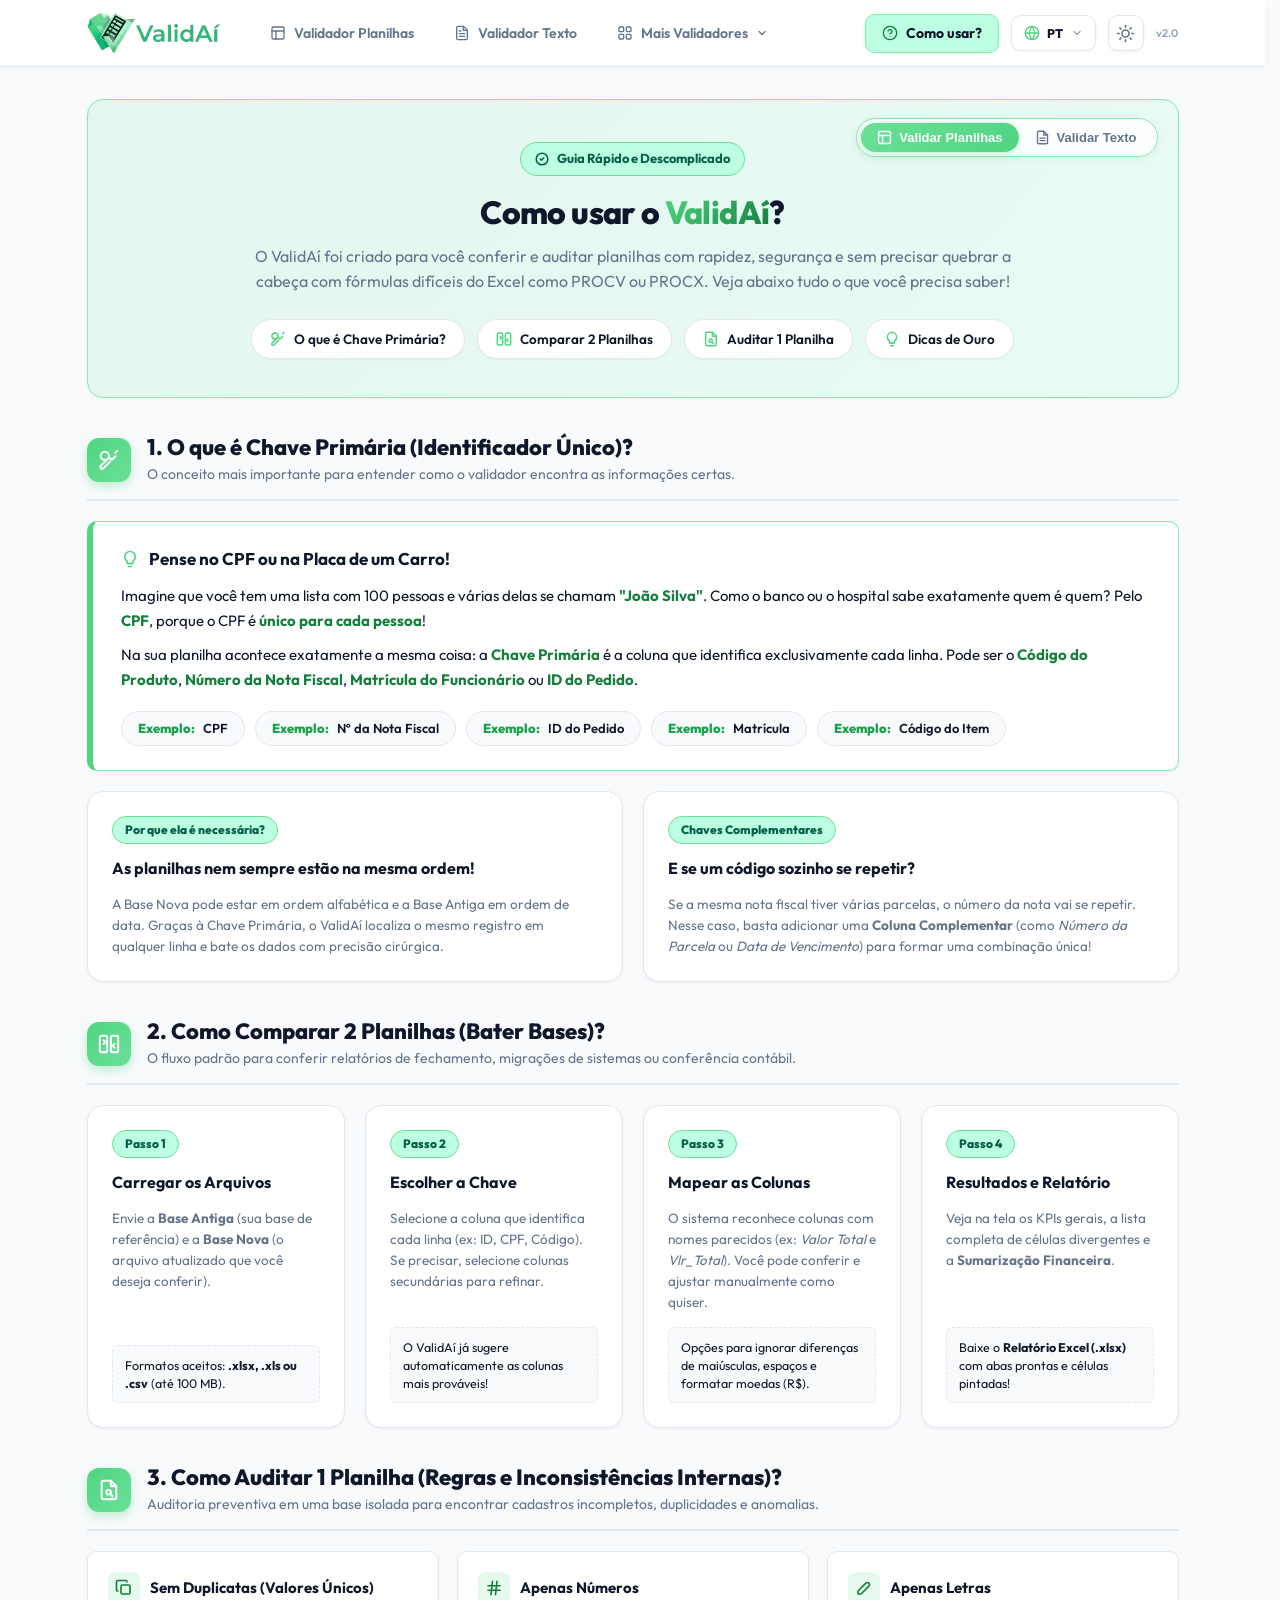
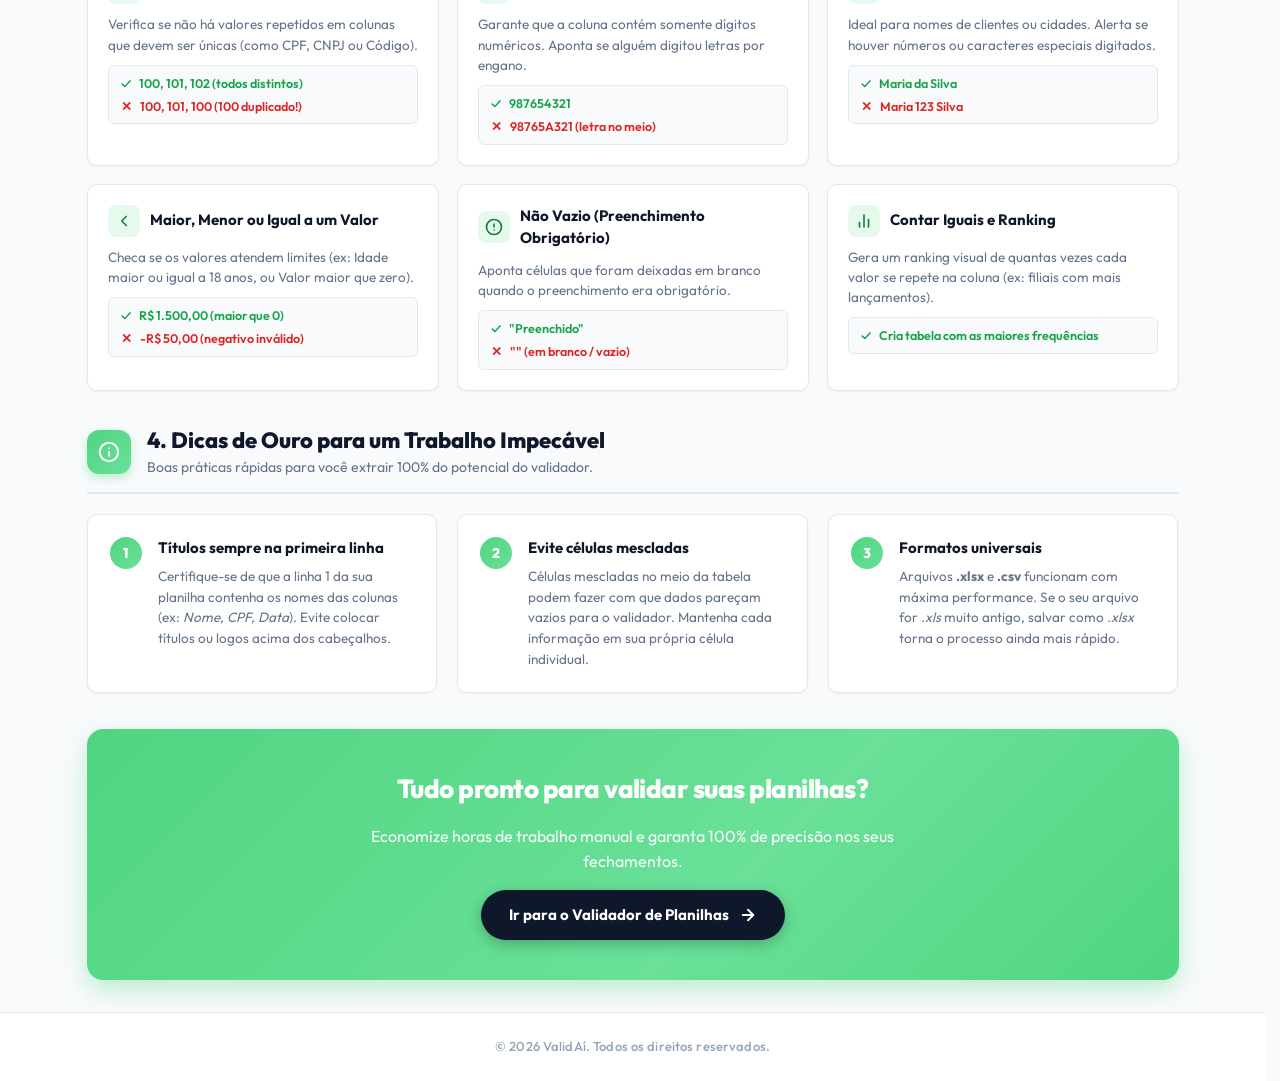
<file: templates/como_usar.html>
<!DOCTYPE html>
<html lang="pt-BR">
<head>
    <meta charset="UTF-8">
    <meta name="viewport" content="width=device-width, initial-scale=1.0">
    <title>ValidAí - O seu validador</title>
    <link rel="icon" type="image/png" href="/static/images/favicon.png?v=3">
    <link rel="shortcut icon" href="/favicon.ico?v=3">
    <link rel="preconnect" href="https://fonts.googleapis.com">
    <link rel="preconnect" href="https://fonts.gstatic.com" crossorigin>
    <link href="https://fonts.googleapis.com/css2?family=Montserrat:wght@400;500;600;700&family=Outfit:wght@400;500;600;700;800&family=JetBrains+Mono:wght@400;500&display=swap" rel="stylesheet">
    <link rel="stylesheet" href="/static/css/style.css?v=17">
    <link rel="stylesheet" href="/static/css/guide.css?v=15">
    <script>
        (function() {
            try {
                var lang = localStorage.getItem('validai_lang') || 'pt';
                document.documentElement.setAttribute('lang', lang);
                var theme = localStorage.getItem('splitc_theme');
                if (theme === 'dark') {
                    document.documentElement.setAttribute('data-theme', 'dark');
                    document.documentElement.classList.add('dark-theme');
                    document.addEventListener('DOMContentLoaded', function() {
                        if (document.body) {
                            document.body.classList.add('dark-theme');
                        }
                    });
                }
            } catch(e) {}
        })();
    </script>
    <script src="/static/js/i18n.js?v=1"></script>
</head>
<body>

    <!-- Header com Navegação e Logo Oficial ValidAí -->
    <header class="navbar">
        <div class="container nav-content">
            <div class="header-left-group">
                <a href="/" class="header-brand-link" title="ValidAí - Início">
                    <img src="/static/images/logo.png?v=3" alt="ValidAí Logo" class="brand-logo brand-logo-light">
                    <img src="/static/images/logo-white.png?v=3" alt="ValidAí Logo" class="brand-logo brand-logo-dark">
                </a>
                <nav class="nav-menu" aria-label="Navegação Principal">
                    <a href="/" class="nav-menu-link">
                        <svg class="nav-menu-icon" width="16" height="16" viewBox="0 0 24 24" fill="none" stroke="currentColor" stroke-width="2" stroke-linecap="round" stroke-linejoin="round">
                            <rect x="3" y="3" width="18" height="18" rx="2" ry="2"/>
                            <line x1="3" y1="9" x2="21" y2="9"/>
                            <line x1="9" y1="21" x2="9" y2="9"/>
                        </svg>
                        <span data-i18n="nav_sheets">Validador Planilhas</span>
                    </a>
                    <a href="/validador-texto" class="nav-menu-link">
                        <svg class="nav-menu-icon" width="16" height="16" viewBox="0 0 24 24" fill="none" stroke="currentColor" stroke-width="2" stroke-linecap="round" stroke-linejoin="round">
                            <path d="M14 2H6a2 2 0 0 0-2 2v16a2 2 0 0 0 2 2h12a2 2 0 0 0 2-2V8z"/>
                            <polyline points="14 2 14 8 20 8"/>
                            <line x1="16" y1="13" x2="8" y2="13"/>
                            <line x1="16" y1="17" x2="8" y2="17"/>
                            <line x1="10" y1="9" x2="8" y2="9"/>
                        </svg>
                        <span data-i18n="nav_text">Validador Texto</span>
                    </a>

                    <!-- Menu Dropdown: Mais Validadores -->
                    <div class="nav-dropdown-wrapper" id="nav-solutions-dropdown">
                        <button type="button" class="nav-menu-link nav-dropdown-btn" id="nav-solutions-btn" aria-haspopup="true" aria-expanded="false" title="Mais Validadores">
                            <svg class="nav-menu-icon" width="16" height="16" viewBox="0 0 24 24" fill="none" stroke="currentColor" stroke-width="2" stroke-linecap="round" stroke-linejoin="round">
                                <rect x="3" y="3" width="7" height="7" rx="1.5"/>
                                <rect x="14" y="3" width="7" height="7" rx="1.5"/>
                                <rect x="14" y="14" width="7" height="7" rx="1.5"/>
                                <rect x="3" y="14" width="7" height="7" rx="1.5"/>
                            </svg>
                            <span data-i18n="nav_solutions">Mais Validadores</span>
                            <svg class="nav-dropdown-chevron" width="12" height="12" viewBox="0 0 24 24" fill="none" stroke="currentColor" stroke-width="2.5" stroke-linecap="round" stroke-linejoin="round">
                                <polyline points="6 9 12 15 18 9"/>
                            </svg>
                        </button>
                        <div class="nav-dropdown-menu" id="nav-solutions-menu" role="menu" aria-label="Mais Validadores">
                            <!-- 1. Higienizador de Cadastros -->
                            <a href="/validador-cadastros" class="nav-dropdown-item" role="menuitem">
                                <div class="nav-dropdown-item-icon">
                                    <svg width="18" height="18" viewBox="0 0 24 24" fill="none" stroke="currentColor" stroke-width="2" stroke-linecap="round" stroke-linejoin="round">
                                        <path d="M16 21v-2a4 4 0 0 0-4-4H6a4 4 0 0 0-4 4v2"/>
                                        <circle cx="9" cy="7" r="4"/>
                                        <polyline points="16 11 18 13 22 9"/>
                                    </svg>
                                </div>
                                <div class="nav-dropdown-item-content">
                                    <div class="nav-dropdown-item-header">
                                        <span class="nav-dropdown-item-title" data-i18n="module_cadastros_title">Higienizador de Cadastros</span>
                                        <span class="nav-dropdown-item-badge new-badge" data-i18n="badge_new">Novo</span>
                                    </div>
                                    <span class="nav-dropdown-item-subtitle" data-i18n="module_cadastros_sub">Validação de CPF/CNPJ, e-mails e duplicados</span>
                                </div>
                            </a>

                            <!-- 2. Conciliador de Notas Fiscais (XML) -->
                            <a href="/validador-xml" class="nav-dropdown-item" role="menuitem">
                                <div class="nav-dropdown-item-icon">
                                    <svg width="18" height="18" viewBox="0 0 24 24" fill="none" stroke="currentColor" stroke-width="2" stroke-linecap="round" stroke-linejoin="round">
                                        <path d="M14 2H6a2 2 0 0 0-2 2v16a2 2 0 0 0 2 2h12a2 2 0 0 0 2-2V8z"/>
                                        <polyline points="14 2 14 8 20 8"/>
                                        <polyline points="9 15 7 13 9 11"/>
                                        <polyline points="15 15 17 13 15 11"/>
                                    </svg>
                                </div>
                                <div class="nav-dropdown-item-content">
                                    <div class="nav-dropdown-item-header">
                                        <span class="nav-dropdown-item-title" data-i18n="module_xml_title">Conciliador de Notas Fiscais (XML)</span>
                                        <span class="nav-dropdown-item-badge new-badge" data-i18n="badge_new">Novo</span>
                                    </div>
                                    <span class="nav-dropdown-item-subtitle" data-i18n="module_xml_sub">Cruzamento de XMLs (NFe/NFSe) vs. Excel</span>
                                </div>
                            </a>

                            <!-- 3. Conciliação de Taxas e Extratos (.OFX) -->
                            <a href="/conciliador-taxas" class="nav-dropdown-item" role="menuitem" data-upcoming="true">
                                <div class="nav-dropdown-item-icon">
                                    <svg width="18" height="18" viewBox="0 0 24 24" fill="none" stroke="currentColor" stroke-width="2" stroke-linecap="round" stroke-linejoin="round">
                                        <rect x="2" y="5" width="20" height="14" rx="2"/>
                                        <line x1="2" y1="10" x2="22" y2="10"/>
                                        <circle cx="7" cy="15" r="1.5"/>
                                        <line x1="12" y1="15" x2="17" y2="15"/>
                                    </svg>
                                </div>
                                <div class="nav-dropdown-item-content">
                                    <div class="nav-dropdown-item-header">
                                        <span class="nav-dropdown-item-title" data-i18n="module_ofx_title">Conciliação de Taxas e Extratos (.OFX)</span>
                                        <span class="nav-dropdown-item-badge" data-i18n="badge_coming_soon">Em breve</span>
                                    </div>
                                    <span class="nav-dropdown-item-subtitle" data-i18n="module_ofx_sub">Auditoria de maquininhas, PIX e marketplaces</span>
                                </div>
                            </a>

                            <!-- 4. Auditoria de Folha e RH -->
                            <a href="/auditoria-rh" class="nav-dropdown-item" role="menuitem" data-upcoming="true">
                                <div class="nav-dropdown-item-icon">
                                    <svg width="18" height="18" viewBox="0 0 24 24" fill="none" stroke="currentColor" stroke-width="2" stroke-linecap="round" stroke-linejoin="round">
                                        <rect x="2" y="7" width="20" height="14" rx="2"/>
                                        <path d="M16 21V5a2 2 0 0 0-2-2h-4a2 2 0 0 0-2 2v16"/>
                                        <circle cx="12" cy="12" r="2"/>
                                    </svg>
                                </div>
                                <div class="nav-dropdown-item-content">
                                    <div class="nav-dropdown-item-header">
                                        <span class="nav-dropdown-item-title" data-i18n="module_rh_title">Auditoria de Folha e RH</span>
                                        <span class="nav-dropdown-item-badge" data-i18n="badge_coming_soon">Em breve</span>
                                    </div>
                                    <span class="nav-dropdown-item-subtitle" data-i18n="module_rh_sub">Batimento de folha de pagamento e benefícios</span>
                                </div>
                            </a>

                            <!-- 5. Comparador de JSON / APIs -->
                            <a href="/validador-json" class="nav-dropdown-item" role="menuitem" data-upcoming="true">
                                <div class="nav-dropdown-item-icon">
                                    <svg width="18" height="18" viewBox="0 0 24 24" fill="none" stroke="currentColor" stroke-width="2" stroke-linecap="round" stroke-linejoin="round">
                                        <polyline points="16 18 22 12 16 6"/>
                                        <polyline points="8 6 2 12 8 18"/>
                                        <line x1="14" y1="4" x2="10" y2="20"/>
                                    </svg>
                                </div>
                                <div class="nav-dropdown-item-content">
                                    <div class="nav-dropdown-item-header">
                                        <span class="nav-dropdown-item-title" data-i18n="module_json_title">Comparador de JSON / APIs</span>
                                        <span class="nav-dropdown-item-badge" data-i18n="badge_coming_soon">Em breve</span>
                                    </div>
                                    <span class="nav-dropdown-item-subtitle" data-i18n="module_json_sub">Diferenças estruturais entre payloads e objetos</span>
                                </div>
                            </a>
                        </div>
                    </div>
                </nav>
            </div>

            <div class="header-right-actions">
                <a href="/como-usar" class="nav-menu-link active" title="Guia e Ajuda">
                    <svg class="nav-menu-icon" width="16" height="16" viewBox="0 0 24 24" fill="none" stroke="currentColor" stroke-width="2" stroke-linecap="round" stroke-linejoin="round">
                        <circle cx="12" cy="12" r="10"/>
                        <path d="M9.09 9a3 3 0 0 1 5.83 1c0 2-3 3-3 3"/>
                        <line x1="12" y1="17" x2="12.01" y2="17"/>
                    </svg>
                    <span data-i18n="nav_how_to_use">Como usar?</span>
                </a>

                <!-- Dropdown de Idiomas (PT / ES / EN) -->
                <div class="lang-dropdown-wrapper" id="lang-dropdown-wrapper">
                    <button type="button" class="lang-toggle-btn" id="lang-toggle-btn" aria-haspopup="true" aria-expanded="false" title="Idioma / Language">
                        <svg class="lang-globe-icon" width="16" height="16" viewBox="0 0 24 24" fill="none" stroke="currentColor" stroke-width="2" stroke-linecap="round" stroke-linejoin="round">
                            <circle cx="12" cy="12" r="10"/>
                            <line x1="2" y1="12" x2="22" y2="12"/>
                            <path d="M12 2a15.3 15.3 0 0 1 4 10 15.3 15.3 0 0 1-4 10 15.3 15.3 0 0 1-4-10 15.3 15.3 0 0 1 4-10z"/>
                        </svg>
                        <span class="lang-current-code" id="lang-current-code">PT</span>
                        <svg class="lang-arrow-icon" width="12" height="12" viewBox="0 0 24 24" fill="none" stroke="currentColor" stroke-width="2.5" stroke-linecap="round" stroke-linejoin="round">
                            <polyline points="6 9 12 15 18 9"/>
                        </svg>
                    </button>
                    <div class="lang-dropdown-menu" id="lang-dropdown-menu" role="menu">
                        <button type="button" class="lang-option active" data-lang="pt" role="menuitem">
                            <span class="lang-flag">🇧🇷</span>
                            <span class="lang-name">Português</span>
                            <span class="lang-badge">PT</span>
                        </button>
                        <button type="button" class="lang-option" data-lang="es" role="menuitem">
                            <span class="lang-flag">🇪🇸</span>
                            <span class="lang-name">Español</span>
                            <span class="lang-badge">ES</span>
                        </button>
                        <button type="button" class="lang-option" data-lang="en" role="menuitem">
                            <span class="lang-flag">🇺🇸</span>
                            <span class="lang-name">English</span>
                            <span class="lang-badge">EN</span>
                        </button>
                    </div>
                </div>

                <button type="button" class="theme-toggle-btn" id="theme-toggle-btn" title="Alternar tema claro/escuro" aria-label="Alternar tema" data-i18n-title="nav_toggle_theme">
                    <svg class="theme-icon-svg" width="19" height="19" viewBox="0 0 24 24">
                        <defs>
                            <linearGradient id="theme-grad-orange" x1="0%" y1="0%" x2="0%" y2="100%">
                                <stop offset="0%" stop-color="#6AE099"/>
                                <stop offset="100%" stop-color="#4FD580"/>
                            </linearGradient>
                        </defs>
                        <g class="sun-icon">
                            <circle cx="12" cy="12" r="4.5"/>
                            <line x1="12" y1="2" x2="12" y2="4"/>
                            <line x1="12" y1="20" x2="12" y2="22"/>
                            <line x1="4.93" y1="4.93" x2="6.34" y2="6.34"/>
                            <line x1="17.66" y1="17.66" x2="19.07" y2="19.07"/>
                            <line x1="2" y1="12" x2="4" y2="12"/>
                            <line x1="20" y1="12" x2="22" y2="12"/>
                            <line x1="4.93" y1="19.07" x2="6.34" y2="17.66"/>
                            <line x1="17.66" y1="6.34" x2="19.07" y2="4.93"/>
                        </g>
                        <path class="moon-icon-path" d="M20.354 15.354A9 9 0 0 1 8.646 3.646 9.003 9.003 0 0 0 12 21a9.003 9.003 0 0 0 8.354-5.646z"/>
                    </svg>
                </button>
                <span class="version-tag">v2.0</span>
            </div>
        </div>
    </header>

    <main class="container main-content">
        <div class="guide-container">

            <!-- Banner Hero de Apresentação com Toggle Button (Planilhas | Texto) -->
            <section class="guide-hero">
                <!-- Toggle Button no canto superior direito -->
                <div class="guide-hero-toggle-wrap">
                    <div class="mode-toggle-pill" role="tablist" aria-label="Escolher Guia do Validador">
                        <button type="button" class="mode-btn active" id="btn-guide-planilhas" data-guide="planilhas" title="Ver guia do Validador de Planilhas">
                            <svg width="15" height="15" viewBox="0 0 24 24" fill="none" stroke="currentColor" stroke-width="2.2" stroke-linecap="round" stroke-linejoin="round">
                                <rect x="3" y="3" width="18" height="18" rx="2" ry="2"/>
                                <line x1="3" y1="9" x2="21" y2="9"/>
                                <line x1="9" y1="21" x2="9" y2="9"/>
                            </svg>
                            <span data-i18n="guide_btn_planilhas">Validar Planilhas</span>
                        </button>
                        <button type="button" class="mode-btn" id="btn-guide-texto" data-guide="texto" title="Ver guia do Validador de Texto e Documentos">
                            <svg width="15" height="15" viewBox="0 0 24 24" fill="none" stroke="currentColor" stroke-width="2.2" stroke-linecap="round" stroke-linejoin="round">
                                <path d="M14 2H6a2 2 0 0 0-2 2v16a2 2 0 0 0 2 2h12a2 2 0 0 0 2-2V8z"/>
                                <polyline points="14 2 14 8 20 8"/>
                                <line x1="16" y1="13" x2="8" y2="13"/>
                                <line x1="16" y1="17" x2="8" y2="17"/>
                            </svg>
                            <span data-i18n="guide_btn_texto">Validar Texto</span>
                        </button>
                    </div>
                </div>

                <div class="guide-hero-badge">
                    <svg width="14" height="14" viewBox="0 0 24 24" fill="none" stroke="currentColor" stroke-width="2.5" stroke-linecap="round" stroke-linejoin="round">
                        <circle cx="12" cy="12" r="10"/>
                        <path d="m9 12 2 2 4-4"/>
                    </svg>
                    <span data-i18n="guide_hero_badge">Guia Rápido e Descomplicado</span>
                </div>
                <h1 class="guide-hero-title" data-i18n="guide_hero_title_html">Como usar o <span class="highlight">ValidAí</span>?</h1>

                <!-- Subtítulo e Atalhos: Modo Planilhas -->
                <div id="hero-content-planilhas">
                    <p class="guide-hero-subtitle" data-i18n="guide_planilhas_sub">
                        O ValidAí foi criado para você conferir e auditar planilhas com rapidez, segurança e sem precisar quebrar a cabeça com fórmulas difíceis do Excel como PROCV ou PROCX. Veja abaixo tudo o que você precisa saber!
                    </p>

                    <div class="guide-nav-pills">
                        <a href="#sec-chave-primaria" class="guide-nav-pill-btn">
                            <svg class="guide-pill-svg" width="16" height="16" viewBox="0 0 24 24" fill="none" stroke="currentColor" stroke-width="2.2" stroke-linecap="round" stroke-linejoin="round">
                                <path d="m21 2-2 2m-6 6 2 2 4-4m-6 6-7 7a2 2 0 0 1-2.83-2.83l7-7"/>
                                <circle cx="7.5" cy="7.5" r="4.5"/>
                            </svg>
                            <span data-i18n="guide_pill_pk">O que é Chave Primária?</span>
                        </a>
                        <a href="#sec-comparar-bases" class="guide-nav-pill-btn">
                            <svg class="guide-pill-svg" width="16" height="16" viewBox="0 0 24 24" fill="none" stroke="currentColor" stroke-width="2.2" stroke-linecap="round" stroke-linejoin="round">
                                <rect x="2" y="3" width="8" height="18" rx="2"/>
                                <rect x="14" y="3" width="8" height="18" rx="2"/>
                                <path d="m6 12 2-2-2-2"/>
                                <path d="m18 12-2 2 2 2"/>
                            </svg>
                            <span data-i18n="guide_pill_dual">Comparar 2 Planilhas</span>
                        </a>
                        <a href="#sec-auditar-base" class="guide-nav-pill-btn">
                            <svg class="guide-pill-svg" width="16" height="16" viewBox="0 0 24 24" fill="none" stroke="currentColor" stroke-width="2.2" stroke-linecap="round" stroke-linejoin="round">
                                <path d="M14 2H6a2 2 0 0 0-2 2v16a2 2 0 0 0 2 2h12a2 2 0 0 0 2-2V8z"/>
                                <polyline points="14 2 14 8 20 8"/>
                                <circle cx="11.5" cy="14.5" r="2.5"/>
                                <path d="m13.5 16.5 2.5 2.5"/>
                            </svg>
                            <span data-i18n="guide_pill_single">Auditar 1 Planilha</span>
                        </a>
                        <a href="#sec-dicas" class="guide-nav-pill-btn">
                            <svg class="guide-pill-svg" width="16" height="16" viewBox="0 0 24 24" fill="none" stroke="currentColor" stroke-width="2.2" stroke-linecap="round" stroke-linejoin="round">
                                <path d="M9 18h6"/>
                                <path d="M10 22h4"/>
                                <path d="M12 2a7 7 0 0 0-7 7c0 2.38 1.19 4.47 3 5.74V17a1 1 0 0 0 1 1h6a1 1 0 0 0 1-1v-2.26c1.81-1.27 3-3.36 3-5.74a7 7 0 0 0-7-7z"/>
                            </svg>
                            <span data-i18n="guide_pill_tips">Dicas de Ouro</span>
                        </a>
                    </div>
                </div>

                <!-- Subtítulo e Atalhos: Modo Texto -->
                <div id="hero-content-texto" style="display: none;">
                    <p class="guide-hero-subtitle" data-i18n="guide_texto_sub">
                        Com o Validador de Texto do ValidAí, você compara duas versões de contratos, minutas, relatórios ou textos (.pdf, .docx ou .txt) em segundos, enxergando exatamente cada palavra adicionada ou removida sem precisar ler linha por linha!
                    </p>

                    <div class="guide-nav-pills">
                        <a href="#sec-texto-conceito" class="guide-nav-pill-btn">
                            <svg class="guide-pill-svg" width="16" height="16" viewBox="0 0 24 24" fill="none" stroke="currentColor" stroke-width="2.2" stroke-linecap="round" stroke-linejoin="round">
                                <path d="M14 2H6a2 2 0 0 0-2 2v16a2 2 0 0 0 2 2h12a2 2 0 0 0 2-2V8z"/>
                                <polyline points="14 2 14 8 20 8"/>
                                <line x1="16" y1="13" x2="8" y2="13"/>
                                <line x1="16" y1="17" x2="8" y2="17"/>
                            </svg>
                            <span data-i18n="guide_pill_text_concept">Como Funciona?</span>
                        </a>
                        <a href="#sec-texto-passos" class="guide-nav-pill-btn">
                            <svg class="guide-pill-svg" width="16" height="16" viewBox="0 0 24 24" fill="none" stroke="currentColor" stroke-width="2.2" stroke-linecap="round" stroke-linejoin="round">
                                <rect x="2" y="3" width="8" height="18" rx="2"/>
                                <rect x="14" y="3" width="8" height="18" rx="2"/>
                                <path d="m6 12 2-2-2-2"/>
                                <path d="m18 12-2 2 2 2"/>
                            </svg>
                            <span data-i18n="guide_pill_text_steps">Comparar 2 Documentos</span>
                        </a>
                        <a href="#sec-texto-modos" class="guide-nav-pill-btn">
                            <svg class="guide-pill-svg" width="16" height="16" viewBox="0 0 24 24" fill="none" stroke="currentColor" stroke-width="2.2" stroke-linecap="round" stroke-linejoin="round">
                                <circle cx="11" cy="11" r="7"/>
                                <line x1="21" y1="21" x2="16.5" y2="16.5"/>
                            </svg>
                            <span data-i18n="guide_pill_text_modes">Modos e Opções de Leitura</span>
                        </a>
                        <a href="#sec-texto-dicas" class="guide-nav-pill-btn">
                            <svg class="guide-pill-svg" width="16" height="16" viewBox="0 0 24 24" fill="none" stroke="currentColor" stroke-width="2.2" stroke-linecap="round" stroke-linejoin="round">
                                <path d="M9 18h6"/>
                                <path d="M10 22h4"/>
                                <path d="M12 2a7 7 0 0 0-7 7c0 2.38 1.19 4.47 3 5.74V17a1 1 0 0 0 1 1h6a1 1 0 0 0 1-1v-2.26c1.81-1.27 3-3.36 3-5.74a7 7 0 0 0-7-7z"/>
                            </svg>
                            <span data-i18n="guide_pill_tips">Dicas de Ouro</span>
                        </a>
                    </div>
                </div>
            </section>

            <!-- ================================================================== -->
            <!-- VISÃO 1: GUIA DO VALIDADOR DE PLANILHAS                            -->
            <!-- ================================================================== -->
            <div id="guide-view-planilhas" class="guide-view-container">

                <!-- SEÇÃO 1: O QUE É CHAVE PRIMÁRIA -->
                <section id="sec-chave-primaria" class="guide-section">
                    <div class="guide-section-header">
                        <div class="guide-section-icon-wrap">
                            <svg width="22" height="22" viewBox="0 0 24 24" fill="none" stroke="currentColor" stroke-width="2.2" stroke-linecap="round" stroke-linejoin="round">
                                <path d="m21 2-2 2m-6 6 2 2 4-4m-6 6-7 7a2 2 0 0 1-2.83-2.83l7-7"/>
                                <circle cx="7.5" cy="7.5" r="4.5"/>
                            </svg>
                        </div>
                        <div class="guide-section-title-wrap">
                            <h2 data-i18n="guide_sec1_title">1. O que é Chave Primária (Identificador Único)?</h2>
                            <p data-i18n="guide_sec1_sub">O conceito mais importante para entender como o validador encontra as informações certas.</p>
                        </div>
                    </div>

                    <div class="guide-analogy-box">
                        <div class="guide-analogy-title">
                            <svg class="guide-pill-svg" width="18" height="18" viewBox="0 0 24 24" fill="none" stroke="currentColor" stroke-width="2.2" stroke-linecap="round" stroke-linejoin="round">
                                <path d="M9 18h6"/>
                                <path d="M10 22h4"/>
                                <path d="M12 2a7 7 0 0 0-7 7c0 2.38 1.19 4.47 3 5.74V17a1 1 0 0 0 1 1h6a1 1 0 0 0 1-1v-2.26c1.81-1.27 3-3.36 3-5.74a7 7 0 0 0-7-7z"/>
                            </svg>
                            <span data-i18n="guide_sec1_analogy_title">Pense no CPF ou na Placa de um Carro!</span>
                        </div>
                        <p class="guide-analogy-text" data-i18n="guide_sec1_analogy_p1">
                            Imagine que você tem uma lista com 100 pessoas e várias delas se chamam <strong>"João Silva"</strong>. Como o banco ou o hospital sabe exatamente quem é quem? Pelo <strong>CPF</strong>, porque o CPF é <strong>único para cada pessoa</strong>!
                        </p>
                        <p class="guide-analogy-text" style="margin-top: 10px;" data-i18n="guide_sec1_analogy_p2">
                            Na sua planilha acontece exatamente a mesma coisa: a <strong>Chave Primária</strong> é a coluna que identifica exclusivamente cada linha. Pode ser o <strong>Código do Produto</strong>, <strong>Número da Nota Fiscal</strong>, <strong>Matrícula do Funcionário</strong> ou <strong>ID do Pedido</strong>.
                        </p>

                        <div class="guide-example-pill-row">
                            <span class="guide-example-pill"><span class="pill-tag" data-i18n="guide_sec1_pill_example">Exemplo:</span> <span data-i18n="guide_sec1_pill_cpf">CPF</span></span>
                            <span class="guide-example-pill"><span class="pill-tag" data-i18n="guide_sec1_pill_example">Exemplo:</span> <span data-i18n="guide_sec1_pill_nfe">Nº da Nota Fiscal</span></span>
                            <span class="guide-example-pill"><span class="pill-tag" data-i18n="guide_sec1_pill_example">Exemplo:</span> <span data-i18n="guide_sec1_pill_id">ID do Pedido</span></span>
                            <span class="guide-example-pill"><span class="pill-tag" data-i18n="guide_sec1_pill_example">Exemplo:</span> <span data-i18n="guide_sec1_pill_matr">Matrícula</span></span>
                            <span class="guide-example-pill"><span class="pill-tag" data-i18n="guide_sec1_pill_example">Exemplo:</span> <span data-i18n="guide_sec1_pill_sku">Código do Item</span></span>
                        </div>
                    </div>

                    <div class="guide-steps-grid" style="grid-template-columns: repeat(auto-fit, minmax(320px, 1fr));">
                        <div class="guide-step-card">
                            <div class="guide-step-badge" data-i18n="guide_sec1_c1_badge">Por que ela é necessária?</div>
                            <h3 class="guide-step-title" data-i18n="guide_sec1_c1_title">As planilhas nem sempre estão na mesma ordem!</h3>
                            <p class="guide-step-desc" data-i18n="guide_sec1_c1_desc">
                                A Base Nova pode estar em ordem alfabética e a Base Antiga em ordem de data. Graças à Chave Primária, o ValidAí localiza o mesmo registro em qualquer linha e bate os dados com precisão cirúrgica.
                            </p>
                        </div>

                        <div class="guide-step-card">
                            <div class="guide-step-badge" data-i18n="guide_sec1_c2_badge">Chaves Complementares</div>
                            <h3 class="guide-step-title" data-i18n="guide_sec1_c2_title">E se um código sozinho se repetir?</h3>
                            <p class="guide-step-desc" data-i18n="guide_sec1_c2_desc">
                                Se a mesma nota fiscal tiver várias parcelas, o número da nota vai se repetir. Nesse caso, basta adicionar uma <strong>Coluna Complementar</strong> (como <em>Número da Parcela</em> ou <em>Data de Vencimento</em>) para formar uma combinação única!
                            </p>
                        </div>
                    </div>
                </section>

                <!-- SEÇÃO 2: COMPARAR 2 PLANILHAS -->
                <section id="sec-comparar-bases" class="guide-section">
                    <div class="guide-section-header">
                        <div class="guide-section-icon-wrap">
                            <svg width="22" height="22" viewBox="0 0 24 24" fill="none" stroke="currentColor" stroke-width="2.2" stroke-linecap="round" stroke-linejoin="round">
                                <rect x="2" y="3" width="8" height="18" rx="2"/>
                                <rect x="14" y="3" width="8" height="18" rx="2"/>
                                <path d="m6 12 2-2-2-2"/>
                                <path d="m18 12-2 2 2 2"/>
                            </svg>
                        </div>
                        <div class="guide-section-title-wrap">
                            <h2 data-i18n="guide_sec2_title">2. Como Comparar 2 Planilhas (Bater Bases)?</h2>
                            <p data-i18n="guide_sec2_sub">O fluxo padrão para conferir relatórios de fechamento, migrações de sistemas ou conferência contábil.</p>
                        </div>
                    </div>

                    <div class="guide-steps-grid">
                        <div class="guide-step-card">
                            <div class="guide-step-badge" data-i18n="guide_sec2_step1_badge">Passo 1</div>
                            <h3 class="guide-step-title" data-i18n="guide_sec2_step1_title">Carregar os Arquivos</h3>
                            <p class="guide-step-desc" data-i18n="guide_sec2_step1_desc">
                                Envie a <strong>Base Antiga</strong> (sua base de referência) e a <strong>Base Nova</strong> (o arquivo atualizado que você deseja conferir).
                            </p>
                            <div class="guide-step-highlight" data-i18n="guide_sec2_step1_hl">
                                Formatos aceitos: <strong>.xlsx, .xls ou .csv</strong> (até 100 MB).
                            </div>
                        </div>

                        <div class="guide-step-card">
                            <div class="guide-step-badge" data-i18n="guide_sec2_step2_badge">Passo 2</div>
                            <h3 class="guide-step-title" data-i18n="guide_sec2_step2_title">Escolher a Chave</h3>
                            <p class="guide-step-desc" data-i18n="guide_sec2_step2_desc">
                                Selecione a coluna que identifica cada linha (ex: ID, CPF, Código). Se precisar, selecione colunas secundárias para refinar.
                            </p>
                            <div class="guide-step-highlight" data-i18n="guide_sec2_step2_hl">
                                O ValidAí já sugere automaticamente as colunas mais prováveis!
                            </div>
                        </div>

                        <div class="guide-step-card">
                            <div class="guide-step-badge" data-i18n="guide_sec2_step3_badge">Passo 3</div>
                            <h3 class="guide-step-title" data-i18n="guide_sec2_step3_title">Mapear as Colunas</h3>
                            <p class="guide-step-desc" data-i18n="guide_sec2_step3_desc">
                                O sistema reconhece colunas com nomes parecidos (ex: <em>Valor Total</em> e <em>Vlr_Total</em>). Você pode conferir e ajustar manualmente como quiser.
                            </p>
                            <div class="guide-step-highlight" data-i18n="guide_sec2_step3_hl">
                                Opções para ignorar diferenças de maiúsculas, espaços e formatar moedas (R$).
                            </div>
                        </div>

                        <div class="guide-step-card">
                            <div class="guide-step-badge" data-i18n="guide_sec2_step4_badge">Passo 4</div>
                            <h3 class="guide-step-title" data-i18n="guide_sec2_step4_title">Resultados e Relatório</h3>
                            <p class="guide-step-desc" data-i18n="guide_sec2_step4_desc">
                                Veja na tela os KPIs gerais, a lista completa de células divergentes e a <strong>Sumarização Financeira</strong>.
                            </p>
                            <div class="guide-step-highlight" data-i18n="guide_sec2_step4_hl">
                                Baixe o <strong>Relatório Excel (.xlsx)</strong> com abas prontas e células pintadas!
                            </div>
                        </div>
                    </div>
                </section>

                <!-- SEÇÃO 3: AUDITAR 1 PLANILHA -->
                <section id="sec-auditar-base" class="guide-section">
                    <div class="guide-section-header">
                        <div class="guide-section-icon-wrap">
                            <svg width="22" height="22" viewBox="0 0 24 24" fill="none" stroke="currentColor" stroke-width="2.2" stroke-linecap="round" stroke-linejoin="round">
                                <path d="M14 2H6a2 2 0 0 0-2 2v16a2 2 0 0 0 2 2h12a2 2 0 0 0 2-2V8z"/>
                                <polyline points="14 2 14 8 20 8"/>
                                <circle cx="11.5" cy="14.5" r="2.5"/>
                                <path d="m13.5 16.5 2.5 2.5"/>
                            </svg>
                        </div>
                        <div class="guide-section-title-wrap">
                            <h2 data-i18n="guide_sec3_title">3. Como Auditar 1 Base (Regras Internas na Mesma Planilha)?</h2>
                            <p data-i18n="guide_sec3_sub">Auditoria preventiva em uma base isolada para encontrar cadastros incompletos, duplicidades e anomalias.</p>
                        </div>
                    </div>

                    <div class="guide-rules-grid">
                        <!-- Regra: Sem Duplicatas -->
                        <div class="guide-rule-card">
                            <div class="guide-rule-header">
                                <div class="guide-rule-icon">
                                     <svg width="18" height="18" viewBox="0 0 24 24" fill="none" stroke="currentColor" stroke-width="2.2" stroke-linecap="round" stroke-linejoin="round">
                                        <rect x="8" y="8" width="12" height="12" rx="2"/>
                                        <path d="M4 16c-1.1 0-2-.9-2-2V4c0-1.1.9-2 2-2h10c1.1 0 2 .9 2 2"/>
                                    </svg>
                                </div>
                                <span class="guide-rule-name" data-i18n="guide_sec3_rule1_name">Sem Duplicatas (Valores Únicos)</span>
                            </div>
                            <p class="guide-rule-desc" data-i18n="guide_sec3_rule1_desc">Verifica se não há valores repetidos em colunas que devem ser únicas (como CPF, CNPJ ou Código).</p>
                            <div class="guide-rule-example">
                                <div class="guide-rule-example-item valid"><span>✓</span> 100, 101, 102 (todos distintos)</div>
                                <div class="guide-rule-example-item invalid"><span>✕</span> 100, 101, 100 (100 duplicado!)</div>
                            </div>
                        </div>

                        <!-- Regra: Apenas Números -->
                        <div class="guide-rule-card">
                            <div class="guide-rule-header">
                                <div class="guide-rule-icon">
                                    <svg width="18" height="18" viewBox="0 0 24 24" fill="none" stroke="currentColor" stroke-width="2.2" stroke-linecap="round" stroke-linejoin="round">
                                        <line x1="4" y1="9" x2="20" y2="9"/>
                                        <line x1="4" y1="15" x2="20" y2="15"/>
                                        <line x1="10" y1="3" x2="8" y2="21"/>
                                        <line x1="16" y1="3" x2="14" y2="21"/>
                                    </svg>
                                </div>
                                <span class="guide-rule-name" data-i18n="guide_sec3_rule2_name">Apenas Números</span>
                            </div>
                            <p class="guide-rule-desc" data-i18n="guide_sec3_rule2_desc">Garante que a coluna contém somente dígitos numéricos. Aponta se alguém digitou letras por engano.</p>
                            <div class="guide-rule-example">
                                <div class="guide-rule-example-item valid"><span>✓</span> 987654321</div>
                                <div class="guide-rule-example-item invalid"><span>✕</span> 98765A321 (letra no meio)</div>
                            </div>
                        </div>

                        <!-- Regra: Apenas Letras -->
                        <div class="guide-rule-card">
                            <div class="guide-rule-header">
                                <div class="guide-rule-icon">
                                    <svg width="18" height="18" viewBox="0 0 24 24" fill="none" stroke="currentColor" stroke-width="2.2" stroke-linecap="round" stroke-linejoin="round">
                                        <path d="M4 20h4l10.5-10.5a2.828 2.828 0 1 0-4-4L4 16v4z"/>
                                    </svg>
                                </div>
                                <span class="guide-rule-name" data-i18n="guide_sec3_rule3_name">Apenas Letras</span>
                            </div>
                            <p class="guide-rule-desc" data-i18n="guide_sec3_rule3_desc">Ideal para nomes de clientes ou cidades. Alerta se houver números ou caracteres especiais digitados.</p>
                            <div class="guide-rule-example">
                                <div class="guide-rule-example-item valid"><span>✓</span> Maria da Silva</div>
                                <div class="guide-rule-example-item invalid"><span>✕</span> Maria 123 Silva</div>
                            </div>
                        </div>

                        <!-- Regra: Maior / Menor / Igual -->
                        <div class="guide-rule-card">
                            <div class="guide-rule-header">
                                <div class="guide-rule-icon">
                                    <svg width="18" height="18" viewBox="0 0 24 24" fill="none" stroke="currentColor" stroke-width="2.2" stroke-linecap="round" stroke-linejoin="round">
                                        <polyline points="15 6 9 12 15 18"/>
                                    </svg>
                                </div>
                                <span class="guide-rule-name" data-i18n="guide_sec3_rule4_name">Maior, Menor ou Igual a um Valor</span>
                            </div>
                            <p class="guide-rule-desc" data-i18n="guide_sec3_rule4_desc">Checa se os valores atendem limites (ex: Idade maior ou igual a 18 anos, ou Valor maior que zero).</p>
                            <div class="guide-rule-example">
                                <div class="guide-rule-example-item valid"><span>✓</span> R$ 1.500,00 (maior que 0)</div>
                                <div class="guide-rule-example-item invalid"><span>✕</span> -R$ 50,00 (negativo inválido)</div>
                            </div>
                        </div>

                        <!-- Regra: Campo Obrigatório / Não Vazio -->
                        <div class="guide-rule-card">
                            <div class="guide-rule-header">
                                <div class="guide-rule-icon">
                                    <svg width="18" height="18" viewBox="0 0 24 24" fill="none" stroke="currentColor" stroke-width="2.2" stroke-linecap="round" stroke-linejoin="round">
                                        <circle cx="12" cy="12" r="10"/>
                                        <line x1="12" y1="8" x2="12" y2="12"/>
                                        <line x1="12" y1="16" x2="12.01" y2="16"/>
                                    </svg>
                                </div>
                                <span class="guide-rule-name" data-i18n="guide_sec3_rule5_name">Não Vazio (Preenchimento Obrigatório)</span>
                            </div>
                            <p class="guide-rule-desc" data-i18n="guide_sec3_rule5_desc">Aponta células que foram deixadas em branco quando o preenchimento era obrigatório.</p>
                            <div class="guide-rule-example">
                                <div class="guide-rule-example-item valid"><span>✓</span> "Preenchido"</div>
                                <div class="guide-rule-example-item invalid"><span>✕</span> "" (em branco / vazio)</div>
                            </div>
                        </div>

                        <!-- Regra: Contar Ocorrências -->
                        <div class="guide-rule-card">
                            <div class="guide-rule-header">
                                <div class="guide-rule-icon">
                                    <svg width="18" height="18" viewBox="0 0 24 24" fill="none" stroke="currentColor" stroke-width="2.2" stroke-linecap="round" stroke-linejoin="round">
                                        <line x1="18" y1="20" x2="18" y2="10"/>
                                        <line x1="12" y1="20" x2="12" y2="4"/>
                                        <line x1="6" y1="20" x2="6" y2="14"/>
                                    </svg>
                                </div>
                                <span class="guide-rule-name" data-i18n="guide_sec3_rule6_name">Contar Iguais e Ranking</span>
                            </div>
                            <p class="guide-rule-desc" data-i18n="guide_sec3_rule6_desc">Gera um ranking visual de quantas vezes cada valor se repete na coluna (ex: filiais com mais lançamentos).</p>
                            <div class="guide-rule-example">
                                <div class="guide-rule-example-item valid"><span>✓</span> Cria tabela com as maiores frequências</div>
                            </div>
                        </div>
                    </div>
                </section>

                <!-- SEÇÃO 4: DICAS DE OURO PLANILHAS -->
                <section id="sec-dicas" class="guide-section">
                    <div class="guide-section-header">
                        <div class="guide-section-icon-wrap">
                            <svg width="22" height="22" viewBox="0 0 24 24" fill="none" stroke="currentColor" stroke-width="2.2" stroke-linecap="round" stroke-linejoin="round">
                                <circle cx="12" cy="12" r="10"/>
                                <line x1="12" y1="16" x2="12" y2="12"/>
                                <line x1="12" y1="8" x2="12.01" y2="8"/>
                            </svg>
                        </div>
                        <div class="guide-section-title-wrap">
                            <h2 data-i18n="guide_sec4_title">4. Dicas de Ouro para um Trabalho Impecável</h2>
                            <p data-i18n="guide_sec4_sub">Boas práticas rápidas para você extrair 100% do potencial do validador.</p>
                        </div>
                    </div>

                    <div class="guide-tips-grid">
                        <div class="guide-tip-card">
                            <div class="guide-tip-num">1</div>
                            <div class="guide-tip-content">
                                <h4 data-i18n="guide_sec4_tip1_title">Títulos sempre na primeira linha</h4>
                                <p data-i18n="guide_sec4_tip1_desc">Certifique-se de que a linha 1 da sua planilha contenha os nomes das colunas (ex: <em>Nome, CPF, Data</em>). Evite colocar títulos ou logos acima dos cabeçalhos.</p>
                            </div>
                        </div>

                        <div class="guide-tip-card">
                            <div class="guide-tip-num">2</div>
                            <div class="guide-tip-content">
                                <h4 data-i18n="guide_sec4_tip2_title">Evite células mescladas</h4>
                                <p data-i18n="guide_sec4_tip2_desc">Células mescladas no meio da tabela podem fazer com que dados pareçam vazios para o validador. Mantenha cada informação em sua própria célula individual.</p>
                            </div>
                        </div>

                        <div class="guide-tip-card">
                            <div class="guide-tip-num">3</div>
                            <div class="guide-tip-content">
                                <h4 data-i18n="guide_sec4_tip3_title">Formatos universais</h4>
                                <p data-i18n="guide_sec4_tip3_desc">Arquivos <strong>.xlsx</strong> e <strong>.csv</strong> funcionam com máxima performance. Se o seu arquivo for <em>.xls</em> muito antigo, salvar como <em>.xlsx</em> torna o processo ainda mais rápido.</p>
                            </div>
                        </div>
                    </div>
                </section>

                <!-- CTA FINAL PLANILHAS -->
                <section class="guide-cta-card">
                    <h3 data-i18n="guide_cta_planilhas_title">Tudo pronto para validar suas planilhas?</h3>
                    <p data-i18n="guide_cta_planilhas_desc">Economize horas de trabalho manual e garanta 100% de precisão nos seus fechamentos.</p>
                    <a href="/" class="btn-guide-cta">
                        <span data-i18n="guide_cta_planilhas_btn">Ir para o Validador de Planilhas</span>
                        <svg width="18" height="18" viewBox="0 0 24 24" fill="none" stroke="currentColor" stroke-width="2.5" stroke-linecap="round" stroke-linejoin="round">
                            <line x1="5" y1="12" x2="19" y2="12"/>
                            <polyline points="12 5 19 12 12 19"/>
                        </svg>
                    </a>
                </section>

            </div>

            <!-- ================================================================== -->
            <!-- VISÃO 2: GUIA DO VALIDADOR DE TEXTO E DOCUMENTOS                   -->
            <!-- ================================================================== -->
            <div id="guide-view-texto" class="guide-view-container" style="display: none;">

                <!-- SEÇÃO 1: COMO FUNCIONA A COMPARAÇÃO DE TEXTOS -->
                <section id="sec-texto-conceito" class="guide-section">
                    <div class="guide-section-header">
                        <div class="guide-section-icon-wrap">
                            <svg width="22" height="22" viewBox="0 0 24 24" fill="none" stroke="currentColor" stroke-width="2.2" stroke-linecap="round" stroke-linejoin="round">
                                <path d="M14 2H6a2 2 0 0 0-2 2v16a2 2 0 0 0 2 2h12a2 2 0 0 0 2-2V8z"/>
                                <polyline points="14 2 14 8 20 8"/>
                                <line x1="16" y1="13" x2="8" y2="13"/>
                                <line x1="16" y1="17" x2="8" y2="17"/>
                            </svg>
                        </div>
                        <div class="guide-section-title-wrap">
                            <h2 data-i18n="guide_text_sec1_title">1. Como Funciona o Validador de Texto?</h2>
                            <p data-i18n="guide_text_sec1_sub">Entenda como a ferramenta processa arquivos PDF, documentos Word e textos colados em instantes.</p>
                        </div>
                    </div>

                    <div class="guide-analogy-box">
                        <div class="guide-analogy-title">
                            <svg class="guide-pill-svg" width="18" height="18" viewBox="0 0 24 24" fill="none" stroke="currentColor" stroke-width="2.2" stroke-linecap="round" stroke-linejoin="round">
                                <path d="M9 18h6"/>
                                <path d="M10 22h4"/>
                                <path d="M12 2a7 7 0 0 0-7 7c0 2.38 1.19 4.47 3 5.74V17a1 1 0 0 0 1 1h6a1 1 0 0 0 1-1v-2.26c1.81-1.27 3-3.36 3-5.74a7 7 0 0 0-7-7z"/>
                            </svg>
                            <span data-i18n="guide_text_sec1_analogy_title">Pense em um Marca-Texto Inteligente Revisando um Contrato!</span>
                        </div>
                        <p class="guide-analogy-text" data-i18n="guide_text_sec1_analogy_p1">
                            Imagine receber um contrato de 20 páginas revisado por outra área e precisar descobrir se algum valor, prazo ou cláusula foi alterado. Ler página por página com uma régua leva horas e qualquer distração pode deixar passar uma mudança importante!
                        </p>
                        <p class="guide-analogy-text" style="margin-top: 10px;" data-i18n="guide_text_sec1_analogy_p2">
                            O <strong>Validador de Texto</strong> lê os dois documentos instantaneamente e usa cores universais: tudo o que foi <strong>removido ou apagado</strong> aparece grifado em <strong>vermelho tachado</strong>, e tudo o que foi <strong>inserido no documento novo</strong> aparece destacado em <strong>verde</strong>.
                        </p>

                        <div class="guide-example-pill-row">
                            <span class="guide-example-pill"><span class="pill-tag" data-i18n="guide_sec1_pill_example">Exemplo:</span> <span data-i18n="guide_text_sec1_pill_docx">Contratos e Minutas (.docx)</span></span>
                            <span class="guide-example-pill"><span class="pill-tag" data-i18n="guide_sec1_pill_example">Exemplo:</span> <span data-i18n="guide_text_sec1_pill_pdf">Propostas e Laudos (.pdf)</span></span>
                            <span class="guide-example-pill"><span class="pill-tag" data-i18n="guide_sec1_pill_example">Exemplo:</span> <span data-i18n="guide_text_sec1_pill_clauses">Aditivos e Cláusulas</span></span>
                            <span class="guide-example-pill"><span class="pill-tag" data-i18n="guide_sec1_pill_example">Exemplo:</span> <span data-i18n="guide_text_sec1_pill_txt">Relatórios e Atas (.txt)</span></span>
                            <span class="guide-example-pill"><span class="pill-tag" data-i18n="guide_sec1_pill_example">Exemplo:</span> <span data-i18n="guide_text_sec1_pill_pasted">E-mails e Textos Colados</span></span>
                        </div>
                    </div>

                    <div class="guide-steps-grid" style="grid-template-columns: repeat(auto-fit, minmax(320px, 1fr));">
                        <div class="guide-step-card">
                            <div class="guide-step-badge" data-i18n="guide_text_sec1_c1_badge">Duas Formas de Usar</div>
                            <h3 class="guide-step-title" data-i18n="guide_text_sec1_c1_title">Suba arquivos prontos ou cole o texto na hora!</h3>
                            <p class="guide-step-desc" data-i18n="guide_text_sec1_c1_desc">
                                Você pode enviar arquivos <strong>.pdf, .docx (Word) ou .txt</strong> diretamente do seu computador, ou clicar no botão <strong>"Colar Texto"</strong> no topo do Passo 1 para digitar ou colar trechos copiados de e-mails e mensagens.
                            </p>
                        </div>

                        <div class="guide-step-card">
                            <div class="guide-step-badge" data-i18n="guide_text_sec1_c2_badge">Alinhamento Automático</div>
                            <h3 class="guide-step-title" data-i18n="guide_text_sec1_c2_title">E se alguém inseriu um parágrafo inteiro no meio?</h3>
                            <p class="guide-step-desc" data-i18n="guide_text_sec1_c2_desc">
                                Não se preocupe! O ValidAí não compara apenas "linha 1 com linha 1". Ele reconhece que um parágrafo novo entrou e <strong>realinha todo o restante do documento automaticamente</strong> para não gerar falsos erros.
                            </p>
                        </div>
                    </div>
                </section>

                <!-- SEÇÃO 2: PASSO A PASSO PARA COMPARAR 2 DOCUMENTOS -->
                <section id="sec-texto-passos" class="guide-section">
                    <div class="guide-section-header">
                        <div class="guide-section-icon-wrap">
                            <svg width="22" height="22" viewBox="0 0 24 24" fill="none" stroke="currentColor" stroke-width="2.2" stroke-linecap="round" stroke-linejoin="round">
                                <rect x="2" y="3" width="8" height="18" rx="2"/>
                                <rect x="14" y="3" width="8" height="18" rx="2"/>
                                <path d="m6 12 2-2-2-2"/>
                                <path d="m18 12-2 2 2 2"/>
                            </svg>
                        </div>
                        <div class="guide-section-title-wrap">
                            <h2 data-i18n="guide_text_sec2_title">2. Passo a Passo: Como Comparar 2 Documentos?</h2>
                            <p data-i18n="guide_text_sec2_sub">Veja como é simples contrastar versões contratuais, pareceres ou minutas corporativas.</p>
                        </div>
                    </div>

                    <div class="guide-steps-grid">
                        <div class="guide-step-card">
                            <div class="guide-step-badge" data-i18n="guide_text_sec2_step1_badge">Passo 1</div>
                            <h3 class="guide-step-title" data-i18n="guide_text_sec2_step1_title">Enviar ou Colar os Textos</h3>
                            <p class="guide-step-desc" data-i18n="guide_text_sec2_step1_desc">
                                Coloque o <strong>Documento Original</strong> na caixa da esquerda e o <strong>Documento Novo</strong> na caixa da direita (ou cole os dois textos).
                            </p>
                            <div class="guide-step-highlight" data-i18n="guide_text_sec2_step1_hl">
                                Formatos aceitos: <strong>.pdf, .docx ou .txt</strong> (ou texto colado).
                            </div>
                        </div>

                        <div class="guide-step-card">
                            <div class="guide-step-badge" data-i18n="guide_text_sec2_step2_badge">Passo 2</div>
                            <h3 class="guide-step-title" data-i18n="guide_text_sec2_step2_title">Escolher o Modo Visual</h3>
                            <p class="guide-step-desc" data-i18n="guide_text_sec2_step2_desc">
                                Selecione como prefere enxergar as alterações: <strong>Rich text</strong> (lado a lado), <strong>Redline</strong> (texto único unificado) ou <strong>Plain text</strong>.
                            </p>
                            <div class="guide-step-highlight" data-i18n="guide_text_sec2_step2_hl">
                                Você também pode trocar o modo depois que o resultado aparecer!
                            </div>
                        </div>

                        <div class="guide-step-card">
                            <div class="guide-step-badge" data-i18n="guide_text_sec2_step3_badge">Passo 3</div>
                            <h3 class="guide-step-title" data-i18n="guide_text_sec2_step3_title">Definir a Precisão</h3>
                            <p class="guide-step-desc" data-i18n="guide_text_sec2_step3_desc">
                                Escolha se quer ignorar espaços extras, diferenças entre letras maiúsculas/minúsculas ou linhas em branco.
                            </p>
                            <div class="guide-step-highlight" data-i18n="guide_text_sec2_step3_hl">
                                O destaque por palavra já vem ativado por padrão para facilitar a leitura.
                            </div>
                        </div>

                        <div class="guide-step-card">
                            <div class="guide-step-badge" data-i18n="guide_text_sec2_step4_badge">Passo 4</div>
                            <h3 class="guide-step-title" data-i18n="guide_text_sec2_step4_title">Analytics e Exportação PDF</h3>
                            <p class="guide-step-desc" data-i18n="guide_text_sec2_step4_desc">
                                Confira o <strong>Índice de Similaridade (%)</strong>, total de palavras inseridas/removidas e navegue pelas divergências.
                            </p>
                            <div class="guide-step-highlight" data-i18n="guide_text_sec2_step4_hl">
                                Baixe o <strong>Relatório em PDF (.pdf)</strong> pronto com todas as diferenças grifadas!
                            </div>
                        </div>
                    </div>
                </section>

                <!-- SEÇÃO 3: MODOS DE EXIBIÇÃO E OPÇÕES DE PRECISÃO -->
                <section id="sec-texto-modos" class="guide-section">
                    <div class="guide-section-header">
                        <div class="guide-section-icon-wrap">
                            <svg width="22" height="22" viewBox="0 0 24 24" fill="none" stroke="currentColor" stroke-width="2.2" stroke-linecap="round" stroke-linejoin="round">
                                <circle cx="11" cy="11" r="7"/>
                                <line x1="21" y1="21" x2="16.5" y2="16.5"/>
                            </svg>
                        </div>
                        <div class="guide-section-title-wrap">
                            <h2 data-i18n="guide_text_sec3_title">3. Modos de Exibição e Opções de Leitura</h2>
                            <p data-i18n="guide_text_sec3_sub">Escolha a melhor visualização para a sua análise: lado a lado, unificado ou puro.</p>
                        </div>
                    </div>

                    <div class="guide-rules-grid">
                        <!-- Modo 1: Rich Text -->
                        <div class="guide-rule-card">
                            <div class="guide-rule-header">
                                <div class="guide-rule-icon">
                                    <svg width="18" height="18" viewBox="0 0 24 24" fill="none" stroke="currentColor" stroke-width="2.2" stroke-linecap="round" stroke-linejoin="round">
                                        <rect x="2" y="3" width="8" height="18" rx="2"/>
                                        <rect x="14" y="3" width="8" height="18" rx="2"/>
                                    </svg>
                                </div>
                                <span class="guide-rule-name" data-i18n="guide_text_sec3_mode1_name">Modo Rich Text (Lado a Lado)</span>
                            </div>
                            <p class="guide-rule-desc" data-i18n="guide_text_sec3_mode1_desc">Mostra o Documento Original na esquerda e o Documento Novo na direita, rolando os dois juntos na tela.</p>
                            <div class="guide-rule-example">
                                <div class="guide-rule-example-item invalid"><span>✕</span> Esquerda: mostra em vermelho o que saiu</div>
                                <div class="guide-rule-example-item valid"><span>✓</span> Direita: mostra em verde o que entrou</div>
                            </div>
                        </div>

                        <!-- Modo 2: Redline -->
                        <div class="guide-rule-card">
                            <div class="guide-rule-header">
                                <div class="guide-rule-icon">
                                    <svg width="18" height="18" viewBox="0 0 24 24" fill="none" stroke="currentColor" stroke-width="2.2" stroke-linecap="round" stroke-linejoin="round">
                                        <path d="M14 2H6a2 2 0 0 0-2 2v16a2 2 0 0 0 2 2h12a2 2 0 0 0 2-2V8z"/>
                                        <polyline points="14 2 14 8 20 8"/>
                                    </svg>
                                </div>
                                <span class="guide-rule-name" data-i18n="guide_text_sec3_mode2_name">Modo Redline (Unificado)</span>
                            </div>
                            <p class="guide-rule-desc" data-i18n="guide_text_sec3_mode2_desc">Funde os dois arquivos em uma única folha contínua, ideal para revisão jurídica e aprovação de minutas.</p>
                            <div class="guide-rule-example">
                                <div class="guide-rule-example-item valid"><span>✓</span> Prazo de <span style="text-decoration:line-through;color:#dc2626;">12 meses</span> <strong>24 meses</strong> na mesma frase</div>
                            </div>
                        </div>

                        <!-- Modo 3: Plain Text -->
                        <div class="guide-rule-card">
                            <div class="guide-rule-header">
                                <div class="guide-rule-icon">
                                    <svg width="18" height="18" viewBox="0 0 24 24" fill="none" stroke="currentColor" stroke-width="2.2" stroke-linecap="round" stroke-linejoin="round">
                                        <polyline points="4 7 4 4 20 4 20 7"/>
                                        <line x1="9" y1="20" x2="15" y2="20"/>
                                        <line x1="12" y1="4" x2="12" y2="20"/>
                                    </svg>
                                </div>
                                <span class="guide-rule-name" data-i18n="guide_text_sec3_mode3_name">Modo Plain Text (Texto Puro)</span>
                            </div>
                            <p class="guide-rule-desc" data-i18n="guide_text_sec3_mode3_desc">Compara linha por linha em fonte técnica espaçada com indicadores diretos de alteração.</p>
                            <div class="guide-rule-example">
                                <div class="guide-rule-example-item valid"><span>+</span> Linha adicionada | <span>~</span> Linha modificada</div>
                                <div class="guide-rule-example-item invalid"><span>-</span> Linha suprimida do original</div>
                            </div>
                        </div>

                        <!-- Opção 4: Ignorar Espaços Extras -->
                        <div class="guide-rule-card">
                            <div class="guide-rule-header">
                                <div class="guide-rule-icon">
                                    <svg width="18" height="18" viewBox="0 0 24 24" fill="none" stroke="currentColor" stroke-width="2.2" stroke-linecap="round" stroke-linejoin="round">
                                        <path d="M21 6H3"/>
                                        <path d="M10 12H3"/>
                                        <path d="M10 18H3"/>
                                    </svg>
                                </div>
                                <span class="guide-rule-name" data-i18n="guide_text_sec3_opt4_name">Ignorar Espaços e Linhas em Branco</span>
                            </div>
                            <p class="guide-rule-desc" data-i18n="guide_text_sec3_opt4_desc">Evita que um espaço duplo sem querer ou uma linha pulada entre parágrafos seja apontada como erro.</p>
                            <div class="guide-rule-example">
                                <div class="guide-rule-example-item valid"><span>✓</span> "Valor  Total" = "Valor Total" (considera iguais)</div>
                            </div>
                        </div>

                        <!-- Opção 5: Ignorar Maiúsculas/Minúsculas -->
                        <div class="guide-rule-card">
                            <div class="guide-rule-header">
                                <div class="guide-rule-icon">
                                    <svg width="18" height="18" viewBox="0 0 24 24" fill="none" stroke="currentColor" stroke-width="2.2" stroke-linecap="round" stroke-linejoin="round">
                                        <path d="M4 20h4l10.5-10.5a2.828 2.828 0 1 0-4-4L4 16v4z"/>
                                    </svg>
                                </div>
                                <span class="guide-rule-name" data-i18n="guide_text_sec3_opt5_name">Ignorar Maiúsculas / Minúsculas</span>
                            </div>
                            <p class="guide-rule-desc" data-i18n="guide_text_sec3_opt5_desc">Quando ativado, foca apenas se a palavra mudou de verdade, ignorando se estava em caixa alta.</p>
                            <div class="guide-rule-example">
                                <div class="guide-rule-example-item valid"><span>✓</span> "Cláusula Primeira" = "CLÁUSULA PRIMEIRA"</div>
                            </div>
                        </div>

                        <!-- Opção 6: Destaque por Palavra -->
                        <div class="guide-rule-card">
                            <div class="guide-rule-header">
                                <div class="guide-rule-icon">
                                    <svg width="18" height="18" viewBox="0 0 24 24" fill="none" stroke="currentColor" stroke-width="2.2" stroke-linecap="round" stroke-linejoin="round">
                                        <circle cx="12" cy="12" r="10"/>
                                        <path d="m9 12 2 2 4-4"/>
                                    </svg>
                                </div>
                                <span class="guide-rule-name" data-i18n="guide_text_sec3_opt6_name">Destaque por Palavra vs Caractere</span>
                            </div>
                            <p class="guide-rule-desc" data-i18n="guide_text_sec3_opt6_desc">Grifa a palavra inteira alterada para leitura rápida ou, se desmarcado, mostra letra por letra.</p>
                            <div class="guide-rule-example">
                                <div class="guide-rule-example-item valid"><span>✓</span> Facilita visualizar trocas de valores e datas</div>
                            </div>
                        </div>
                    </div>
                </section>

                <!-- SEÇÃO 4: DICAS DE OURO TEXTO -->
                <section id="sec-texto-dicas" class="guide-section">
                    <div class="guide-section-header">
                        <div class="guide-section-icon-wrap">
                            <svg width="22" height="22" viewBox="0 0 24 24" fill="none" stroke="currentColor" stroke-width="2.2" stroke-linecap="round" stroke-linejoin="round">
                                <circle cx="12" cy="12" r="10"/>
                                <line x1="12" y1="16" x2="12" y2="12"/>
                                <line x1="12" y1="8" x2="12.01" y2="8"/>
                            </svg>
                        </div>
                        <div class="guide-section-title-wrap">
                            <h2 data-i18n="guide_text_sec4_title">4. Dicas de Ouro para Comparação de Documentos</h2>
                            <p data-i18n="guide_text_sec4_sub">Boas práticas para auditorias de minutas, contratos regulatórios e relatórios executivos.</p>
                        </div>
                    </div>

                    <div class="guide-tips-grid">
                        <div class="guide-tip-card">
                            <div class="guide-tip-num">1</div>
                            <div class="guide-tip-content">
                                <h4 data-i18n="guide_text_sec4_tip1_title">Use o filtro "Exibir apenas diferenças"</h4>
                                <p data-i18n="guide_text_sec4_tip1_desc">Ao comparar documentos grandes com muitas páginas iguais, marque a caixinha <strong>"Exibir apenas diferenças"</strong> no topo do resultado para ver somente os parágrafos que mudaram!</p>
                            </div>
                        </div>

                        <div class="guide-tip-card">
                            <div class="guide-tip-num">2</div>
                            <div class="guide-tip-content">
                                <h4 data-i18n="guide_text_sec4_tip2_title">Alterne entre Rich Text e Redline em 1 clique</h4>
                                <p data-i18n="guide_text_sec4_tip2_desc">Você não precisa enviar os arquivos de novo para mudar a visualização: basta clicar nos botões <em>Rich Text</em>, <em>Redline</em> ou <em>Plain Text</em> na barra de resultados.</p>
                            </div>
                        </div>

                        <div class="guide-tip-card">
                            <div class="guide-tip-num">3</div>
                            <div class="guide-tip-content">
                                <h4 data-i18n="guide_text_sec4_tip3_title">Exporte o PDF para compartilhar</h4>
                                <p data-i18n="guide_text_sec4_tip3_desc">Precisa mostrar para um cliente ou gestor o que foi alterado na versão nova? Clique em <strong>\"Baixar Relatório em PDF (.pdf)\"</strong> para gerar o documento timbrado já grifado.</p>
                            </div>
                        </div>
                    </div>
                </section>

                <!-- CTA FINAL TEXTO -->
                <section class="guide-cta-card">
                    <h3 data-i18n="guide_cta_text_title">Tudo pronto para comparar seus documentos e textos?</h3>
                    <p data-i18n="guide_cta_text_desc">Experimente agora mesmo o Validador de Texto com arquivos PDF, Word (.docx) ou textos colados!</p>
                    <a href="/validador-texto" class="btn-guide-cta">
                        <span data-i18n="guide_cta_text_btn">Ir para o Validador de Texto</span>
                        <svg width="18" height="18" viewBox="0 0 24 24" fill="none" stroke="currentColor" stroke-width="2.5" stroke-linecap="round" stroke-linejoin="round">
                            <line x1="5" y1="12" x2="19" y2="12"/>
                            <polyline points="12 5 19 12 12 19"/>
                        </svg>
                    </a>
                </section>

            </div>

        </div>
    </main>

    <footer class="footer">
        <div class="container footer-content">
            <p data-i18n="footer_copyright">&copy; 2026 ValidAí. Todos os direitos reservados.</p>
        </div>
    </footer>

    <!-- Script de Alternância de Tema Claro/Escuro e Toggle Planilhas/Texto -->
    <script>
        document.addEventListener('DOMContentLoaded', function() {
            var themeToggleBtn = document.getElementById('theme-toggle-btn');
            var THEME_STORAGE_KEY = 'splitc_theme';

            function applyTheme(theme) {
                if (theme === 'dark') {
                    document.documentElement.setAttribute('data-theme', 'dark');
                    document.documentElement.classList.add('dark-theme');
                    document.body.classList.add('dark-theme');
                    if (themeToggleBtn) {
                        themeToggleBtn.setAttribute('title', 'Mudar para tema claro');
                    }
                } else {
                    document.documentElement.removeAttribute('data-theme');
                    document.documentElement.classList.remove('dark-theme');
                    document.body.classList.remove('dark-theme');
                    if (themeToggleBtn) {
                        themeToggleBtn.setAttribute('title', 'Mudar para tema escuro');
                    }
                }
            }

            var savedTheme = (function() {
                try {
                    return localStorage.getItem(THEME_STORAGE_KEY) || 'light';
                } catch(e) {
                    return 'light';
                }
            })();
            applyTheme(savedTheme);

            if (themeToggleBtn) {
                themeToggleBtn.addEventListener('click', function() {
                    var isDark = document.body.classList.contains('dark-theme') || document.documentElement.getAttribute('data-theme') === 'dark';
                    var nextTheme = isDark ? 'light' : 'dark';
                    applyTheme(nextTheme);
                    try {
                        localStorage.setItem(THEME_STORAGE_KEY, nextTheme);
                    } catch(e) {}
                });
            }

            // Alternância entre Guia de Planilhas e Guia de Texto
            var btnGuidePlanilhas = document.getElementById('btn-guide-planilhas');
            var btnGuideTexto = document.getElementById('btn-guide-texto');
            var viewPlanilhas = document.getElementById('guide-view-planilhas');
            var viewTexto = document.getElementById('guide-view-texto');
            var heroPlanilhas = document.getElementById('hero-content-planilhas');
            var heroTexto = document.getElementById('hero-content-texto');

            function setGuideMode(mode) {
                if (mode === 'texto') {
                    btnGuideTexto.classList.add('active');
                    btnGuidePlanilhas.classList.remove('active');
                    viewPlanilhas.style.display = 'none';
                    viewTexto.style.display = 'flex';
                    heroPlanilhas.style.display = 'none';
                    heroTexto.style.display = 'block';
                } else {
                    btnGuidePlanilhas.classList.add('active');
                    btnGuideTexto.classList.remove('active');
                    viewTexto.style.display = 'none';
                    viewPlanilhas.style.display = 'flex';
                    heroTexto.style.display = 'none';
                    heroPlanilhas.style.display = 'block';
                }
            }

            if (btnGuidePlanilhas && btnGuideTexto) {
                btnGuidePlanilhas.addEventListener('click', function() {
                    setGuideMode('planilhas');
                });
                btnGuideTexto.addEventListener('click', function() {
                    setGuideMode('texto');
                });
            }

            // Verifica se a URL pede modo=texto diretamente
            if (window.location.search.indexOf('modo=texto') !== -1 || window.location.hash === '#texto') {
                setGuideMode('texto');
            }
        });
    </script>
</body>
</html>
</file>
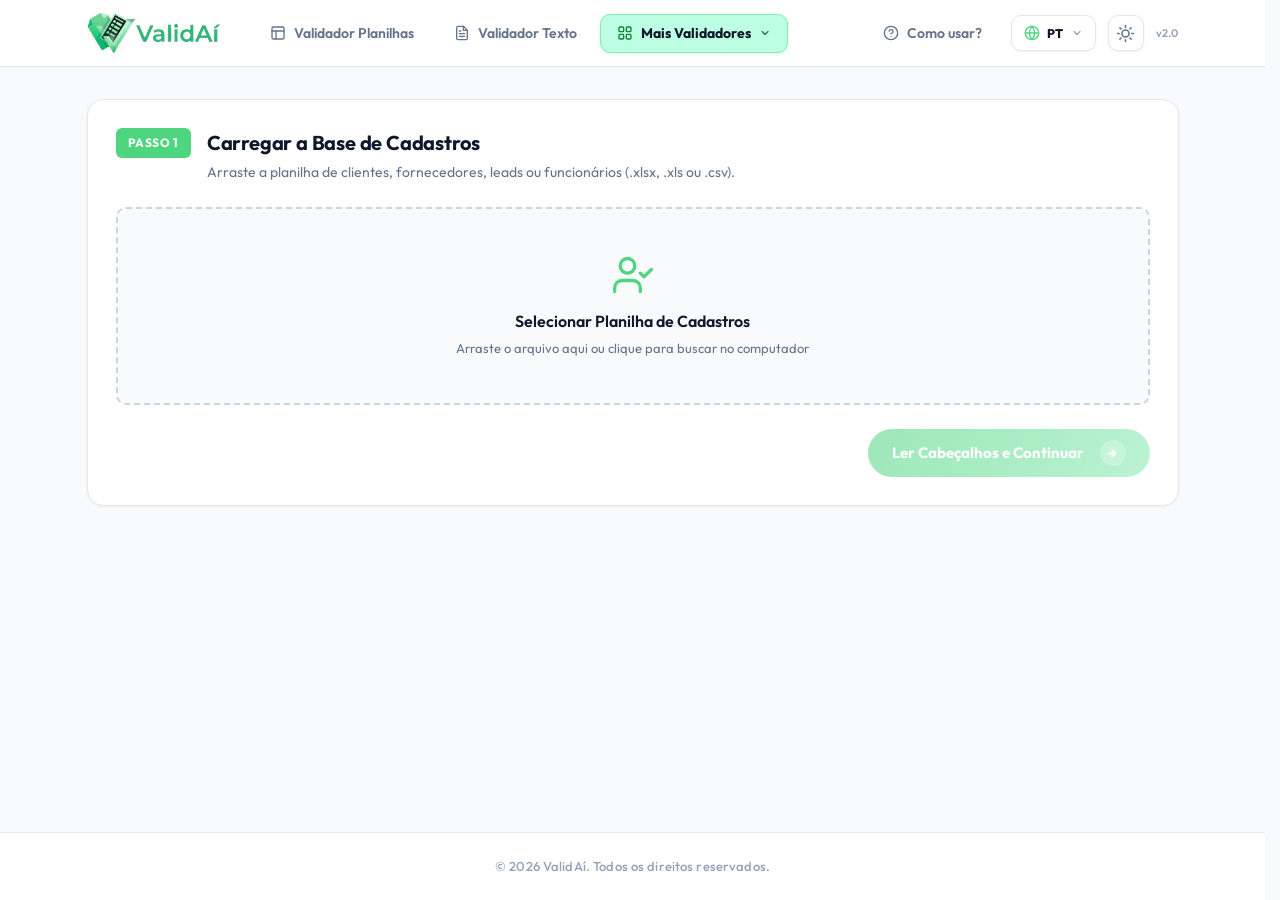
<file: templates/validador_cadastros.html>
<!DOCTYPE html>
<html lang="pt-BR">
<head>
    <meta charset="UTF-8">
    <meta name="viewport" content="width=device-width, initial-scale=1.0">
    <title data-i18n="cadastros_page_title">ValidAí - Higienizador e Auditor de Cadastros</title>
    <link rel="icon" type="image/png" href="/static/images/logo.png?v=3">
    
    <!-- Google Fonts: Outfit e Montserrat -->
    <link rel="preconnect" href="https://fonts.googleapis.com">
    <link rel="preconnect" href="https://fonts.gstatic.com" crossorigin>
    <link href="https://fonts.googleapis.com/css2?family=Montserrat:ital,wght@0,300;0,400;0,500;0,600;0,700;0,800;1,400;1,600&family=Outfit:wght@300;400;500;600;700;800&display=swap" rel="stylesheet">
    
    <link rel="stylesheet" href="/static/css/style.css?v=17">

    <!-- Anti-flicker e Leitura Instantânea de Tema e Idioma -->
    <script>
        (function() {
            try {
                var lang = localStorage.getItem('validai_lang') || 'pt';
                document.documentElement.setAttribute('lang', lang);
                var theme = localStorage.getItem('splitc_theme');
                if (theme === 'dark') {
                    document.documentElement.setAttribute('data-theme', 'dark');
                    document.documentElement.classList.add('dark-theme');
                    document.addEventListener('DOMContentLoaded', function() {
                        if (document.body) {
                            document.body.classList.add('dark-theme');
                        }
                    });
                }
            } catch(e) {}
        })();
    </script>
    <script src="/static/js/i18n.js?v=2"></script>
</head>
<body>

    <!-- Header com Navegação e Logo Oficial ValidAí -->
    <header class="navbar">
        <div class="container nav-content">
            <div class="header-left-group">
                <a href="/" class="header-brand-link" title="ValidAí - Início">
                    <img src="/static/images/logo.png?v=3" alt="ValidAí Logo" class="brand-logo brand-logo-light">
                    <img src="/static/images/logo-white.png?v=3" alt="ValidAí Logo" class="brand-logo brand-logo-dark">
                </a>

                <!-- Navegação Principal -->
                <nav class="nav-menu" aria-label="Navegação Principal">
                    <a href="/" class="nav-menu-link">
                        <svg class="nav-menu-icon" width="16" height="16" viewBox="0 0 24 24" fill="none" stroke="currentColor" stroke-width="2" stroke-linecap="round" stroke-linejoin="round">
                            <rect x="3" y="3" width="18" height="18" rx="2" ry="2"/>
                            <line x1="3" y1="9" x2="21" y2="9"/>
                            <line x1="9" y1="21" x2="9" y2="9"/>
                        </svg>
                        <span data-i18n="nav_sheets">Validador Planilhas</span>
                    </a>
                    <a href="/validador-texto" class="nav-menu-link">
                        <svg class="nav-menu-icon" width="16" height="16" viewBox="0 0 24 24" fill="none" stroke="currentColor" stroke-width="2" stroke-linecap="round" stroke-linejoin="round">
                            <path d="M14 2H6a2 2 0 0 0-2 2v16a2 2 0 0 0 2 2h12a2 2 0 0 0 2-2V8z"/>
                            <polyline points="14 2 14 8 20 8"/>
                            <line x1="16" y1="13" x2="8" y2="13"/>
                            <line x1="16" y1="17" x2="8" y2="17"/>
                            <line x1="10" y1="9" x2="8" y2="9"/>
                        </svg>
                        <span data-i18n="nav_text">Validador Texto</span>
                    </a>

                    <!-- Menu Dropdown: Mais Validadores (Com Higienizador Ativo) -->
                    <div class="nav-dropdown-wrapper" id="nav-solutions-dropdown">
                        <button type="button" class="nav-menu-link nav-dropdown-btn active" id="nav-solutions-btn" aria-haspopup="true" aria-expanded="false" title="Mais Validadores">
                            <svg class="nav-menu-icon" width="16" height="16" viewBox="0 0 24 24" fill="none" stroke="currentColor" stroke-width="2" stroke-linecap="round" stroke-linejoin="round">
                                <rect x="3" y="3" width="7" height="7" rx="1.5"/>
                                <rect x="14" y="3" width="7" height="7" rx="1.5"/>
                                <rect x="14" y="14" width="7" height="7" rx="1.5"/>
                                <rect x="3" y="14" width="7" height="7" rx="1.5"/>
                            </svg>
                            <span data-i18n="nav_solutions">Mais Validadores</span>
                            <svg class="nav-dropdown-chevron" width="12" height="12" viewBox="0 0 24 24" fill="none" stroke="currentColor" stroke-width="2.5" stroke-linecap="round" stroke-linejoin="round">
                                <polyline points="6 9 12 15 18 9"/>
                            </svg>
                        </button>
                        <div class="nav-dropdown-menu" id="nav-solutions-menu" role="menu" aria-label="Mais Validadores">
                            <!-- 1. Higienizador de Cadastros (Ativo) -->
                            <a href="/validador-cadastros" class="nav-dropdown-item active-page" role="menuitem">
                                <div class="nav-dropdown-item-icon">
                                    <svg width="18" height="18" viewBox="0 0 24 24" fill="none" stroke="currentColor" stroke-width="2" stroke-linecap="round" stroke-linejoin="round">
                                        <path d="M16 21v-2a4 4 0 0 0-4-4H6a4 4 0 0 0-4 4v2"/>
                                        <circle cx="9" cy="7" r="4"/>
                                        <polyline points="16 11 18 13 22 9"/>
                                    </svg>
                                </div>
                                <div class="nav-dropdown-item-content">
                                    <div class="nav-dropdown-item-header">
                                        <span class="nav-dropdown-item-title" data-i18n="module_cadastros_title">Higienizador de Cadastros</span>
                                        <span class="nav-dropdown-item-badge current-badge" data-i18n="badge_active">Ativo</span>
                                    </div>
                                    <span class="nav-dropdown-item-subtitle" data-i18n="module_cadastros_sub">Validação de CPF/CNPJ, e-mails e duplicados</span>
                                </div>
                            </a>

                            <!-- 2. Conciliador de Notas Fiscais (XML) -->
                            <a href="/validador-xml" class="nav-dropdown-item" role="menuitem">
                                <div class="nav-dropdown-item-icon">
                                    <svg width="18" height="18" viewBox="0 0 24 24" fill="none" stroke="currentColor" stroke-width="2" stroke-linecap="round" stroke-linejoin="round">
                                        <path d="M14 2H6a2 2 0 0 0-2 2v16a2 2 0 0 0 2 2h12a2 2 0 0 0 2-2V8z"/>
                                        <polyline points="14 2 14 8 20 8"/>
                                        <polyline points="9 15 7 13 9 11"/>
                                        <polyline points="15 15 17 13 15 11"/>
                                    </svg>
                                </div>
                                <div class="nav-dropdown-item-content">
                                    <div class="nav-dropdown-item-header">
                                        <span class="nav-dropdown-item-title" data-i18n="module_xml_title">Conciliador de Notas Fiscais (XML)</span>
                                        <span class="nav-dropdown-item-badge new-badge" data-i18n="badge_new">Novo</span>
                                    </div>
                                    <span class="nav-dropdown-item-subtitle" data-i18n="module_xml_sub">Cruzamento de XMLs (NFe/NFSe) vs. Excel</span>
                                </div>
                            </a>

                            <!-- 3. Conciliação de Taxas e Extratos (.OFX) -->
                            <a href="/conciliador-taxas" class="nav-dropdown-item" role="menuitem" data-upcoming="true">
                                <div class="nav-dropdown-item-icon">
                                    <svg width="18" height="18" viewBox="0 0 24 24" fill="none" stroke="currentColor" stroke-width="2" stroke-linecap="round" stroke-linejoin="round">
                                        <rect x="2" y="5" width="20" height="14" rx="2"/>
                                        <line x1="2" y1="10" x2="22" y2="10"/>
                                        <circle cx="7" cy="15" r="1.5"/>
                                        <line x1="12" y1="15" x2="17" y2="15"/>
                                    </svg>
                                </div>
                                <div class="nav-dropdown-item-content">
                                    <div class="nav-dropdown-item-header">
                                        <span class="nav-dropdown-item-title" data-i18n="module_ofx_title">Conciliação de Taxas e Extratos (.OFX)</span>
                                        <span class="nav-dropdown-item-badge" data-i18n="badge_coming_soon">Em breve</span>
                                    </div>
                                    <span class="nav-dropdown-item-subtitle" data-i18n="module_ofx_sub">Auditoria de maquininhas, PIX e marketplaces</span>
                                </div>
                            </a>

                            <!-- 4. Auditoria de Folha e RH -->
                            <a href="/auditoria-rh" class="nav-dropdown-item" role="menuitem" data-upcoming="true">
                                <div class="nav-dropdown-item-icon">
                                    <svg width="18" height="18" viewBox="0 0 24 24" fill="none" stroke="currentColor" stroke-width="2" stroke-linecap="round" stroke-linejoin="round">
                                        <rect x="2" y="7" width="20" height="14" rx="2"/>
                                        <path d="M16 21V5a2 2 0 0 0-2-2h-4a2 2 0 0 0-2 2v16"/>
                                        <circle cx="12" cy="12" r="2"/>
                                    </svg>
                                </div>
                                <div class="nav-dropdown-item-content">
                                    <div class="nav-dropdown-item-header">
                                        <span class="nav-dropdown-item-title" data-i18n="module_rh_title">Auditoria de Folha e RH</span>
                                        <span class="nav-dropdown-item-badge" data-i18n="badge_coming_soon">Em breve</span>
                                    </div>
                                    <span class="nav-dropdown-item-subtitle" data-i18n="module_rh_sub">Batimento de folha de pagamento e benefícios</span>
                                </div>
                            </a>

                            <!-- 5. Comparador de JSON / APIs -->
                            <a href="/validador-json" class="nav-dropdown-item" role="menuitem" data-upcoming="true">
                                <div class="nav-dropdown-item-icon">
                                    <svg width="18" height="18" viewBox="0 0 24 24" fill="none" stroke="currentColor" stroke-width="2" stroke-linecap="round" stroke-linejoin="round">
                                        <polyline points="16 18 22 12 16 6"/>
                                        <polyline points="8 6 2 12 8 18"/>
                                        <line x1="14" y1="4" x2="10" y2="20"/>
                                    </svg>
                                </div>
                                <div class="nav-dropdown-item-content">
                                    <div class="nav-dropdown-item-header">
                                        <span class="nav-dropdown-item-title" data-i18n="module_json_title">Comparador de JSON / APIs</span>
                                        <span class="nav-dropdown-item-badge" data-i18n="badge_coming_soon">Em breve</span>
                                    </div>
                                    <span class="nav-dropdown-item-subtitle" data-i18n="module_json_sub">Diferenças estruturais entre payloads e objetos</span>
                                </div>
                            </a>
                        </div>
                    </div>
                </nav>
            </div>

            <div class="header-right-actions">
                <a href="/como-usar" class="nav-menu-link" title="Guia e Ajuda">
                    <svg class="nav-menu-icon" width="16" height="16" viewBox="0 0 24 24" fill="none" stroke="currentColor" stroke-width="2" stroke-linecap="round" stroke-linejoin="round">
                        <circle cx="12" cy="12" r="10"/>
                        <path d="M9.09 9a3 3 0 0 1 5.83 1c0 2-3 3-3 3"/>
                        <line x1="12" y1="17" x2="12.01" y2="17"/>
                    </svg>
                    <span data-i18n="nav_how_to_use">Como usar?</span>
                </a>

                <!-- Dropdown de Idiomas (PT / ES / EN) -->
                <div class="lang-dropdown-wrapper" id="lang-dropdown-wrapper">
                    <button type="button" class="lang-toggle-btn" id="lang-toggle-btn" aria-haspopup="true" aria-expanded="false" title="Idioma / Language">
                        <svg class="lang-globe-icon" width="16" height="16" viewBox="0 0 24 24" fill="none" stroke="currentColor" stroke-width="2" stroke-linecap="round" stroke-linejoin="round">
                            <circle cx="12" cy="12" r="10"/>
                            <line x1="2" y1="12" x2="22" y2="12"/>
                            <path d="M12 2a15.3 15.3 0 0 1 4 10 15.3 15.3 0 0 1-4 10 15.3 15.3 0 0 1-4-10 15.3 15.3 0 0 1 4-10z"/>
                        </svg>
                        <span class="lang-current-code" id="lang-current-code">PT</span>
                        <svg class="lang-arrow-icon" width="12" height="12" viewBox="0 0 24 24" fill="none" stroke="currentColor" stroke-width="2.5" stroke-linecap="round" stroke-linejoin="round">
                            <polyline points="6 9 12 15 18 9"/>
                        </svg>
                    </button>
                    <div class="lang-dropdown-menu" id="lang-dropdown-menu" role="menu">
                        <button type="button" class="lang-option active" data-lang="pt" role="menuitem">
                            <span class="lang-flag">🇧🇷</span>
                            <span class="lang-name">Português</span>
                            <span class="lang-badge">PT</span>
                        </button>
                        <button type="button" class="lang-option" data-lang="es" role="menuitem">
                            <span class="lang-flag">🇪🇸</span>
                            <span class="lang-name">Español</span>
                            <span class="lang-badge">ES</span>
                        </button>
                        <button type="button" class="lang-option" data-lang="en" role="menuitem">
                            <span class="lang-flag">🇺🇸</span>
                            <span class="lang-name">English</span>
                            <span class="lang-badge">EN</span>
                        </button>
                    </div>
                </div>

                <button type="button" class="theme-toggle-btn" id="theme-toggle-btn" title="Alternar tema claro/escuro" aria-label="Alternar tema" data-i18n-title="nav_toggle_theme">
                    <svg class="theme-icon-svg" width="19" height="19" viewBox="0 0 24 24">
                        <defs>
                            <linearGradient id="theme-grad-orange" x1="0%" y1="0%" x2="0%" y2="100%">
                                <stop offset="0%" stop-color="#6AE099"/>
                                <stop offset="100%" stop-color="#4FD580"/>
                            </linearGradient>
                        </defs>
                        <g class="sun-icon">
                            <circle cx="12" cy="12" r="4.5"/>
                            <line x1="12" y1="2" x2="12" y2="4"/>
                            <line x1="12" y1="20" x2="12" y2="22"/>
                            <line x1="4.93" y1="4.93" x2="6.34" y2="6.34"/>
                            <line x1="17.66" y1="17.66" x2="19.07" y2="19.07"/>
                            <line x1="2" y1="12" x2="4" y2="12"/>
                            <line x1="20" y1="12" x2="22" y2="12"/>
                            <line x1="4.93" y1="19.07" x2="6.34" y2="17.66"/>
                            <line x1="17.66" y1="6.34" x2="19.07" y2="4.93"/>
                        </g>
                        <path class="moon-icon-path" d="M20.354 15.354A9 9 0 0 1 8.646 3.646 9.003 9.003 0 0 0 12 21a9.003 9.003 0 0 0 8.354-5.646z"/>
                    </svg>
                </button>
                <span class="version-tag">v2.0</span>
            </div>
        </div>
    </header>

    <main class="container main-content">

        <!-- ======================================================== -->
        <!-- PASSO 1: CARREGAR BASE DE CADASTROS                      -->
        <!-- ======================================================== -->
        <section class="card step-card" id="step-upload-cadastros">
            <div class="card-header">
                <div class="step-indicator" data-i18n="cadastros_step1_badge">Passo 1</div>
                <div>
                    <h2 data-i18n="cadastros_step1_title">Carregar a Base de Cadastros</h2>
                    <p class="subtext" data-i18n="cadastros_step1_desc">Arraste a planilha de clientes, fornecedores, leads ou funcionários (.xlsx, .xls ou .csv).</p>
                </div>
            </div>

            <div class="single-upload-wrapper">
                <div class="dropzone single-dropzone" id="drop-cadastros">
                    <input type="file" id="cadastros-file-input" accept=".xlsx,.xls,.csv" class="file-input">
                    <div class="dropzone-content">
                        <div class="dropzone-icon">
                            <svg class="dropzone-svg" viewBox="0 0 24 24" fill="none" stroke="currentColor" stroke-width="1.8" stroke-linecap="round" stroke-linejoin="round">
                                <path d="M16 21v-2a4 4 0 0 0-4-4H6a4 4 0 0 0-4 4v2"/>
                                <circle cx="9" cy="7" r="4"/>
                                <polyline points="16 11 18 13 22 9"/>
                            </svg>
                        </div>
                        <h3 id="cadastros-file-name" data-i18n="cadastros_drop_title">Planilha de Cadastros (Clientes, Fornecedores ou Leads)</h3>
                        <p class="dropzone-hint" data-i18n="cadastros_drop_hint">Clique para selecionar ou arraste o arquivo (.xlsx, .xls ou .csv) aqui</p>
                        <div class="file-meta" id="cadastros-file-meta" style="display: none;">
                            <span class="filename" id="cadastros-filename-display">arquivo.xlsx</span>
                            <span class="filesize" id="cadastros-filesize-display">0 KB</span>
                        </div>
                    </div>
                </div>
            </div>

            <!-- Toast / Alerta de Erro de Upload -->
            <div id="cadastros-upload-alert" class="alert-box alert-error" style="display: none; margin-bottom: 16px;">
                <svg width="18" height="18" viewBox="0 0 24 24" fill="none" stroke="currentColor" stroke-width="2" stroke-linecap="round" stroke-linejoin="round"><circle cx="12" cy="12" r="10"/><line x1="12" y1="8" x2="12" y2="12"/><line x1="12" y1="16" x2="12.01" y2="16"/></svg>
                <span id="cadastros-upload-alert-msg"></span>
            </div>

            <div class="action-footer">
                <button type="button" class="btn btn-pill-gradient" id="btn-read-cadastros" disabled>
                    <span class="btn-text" data-i18n="cadastros_btn_read">Ler Cabeçalhos e Continuar</span>
                    <span class="spinner" style="display: none;"></span>
                    <span class="btn-circle-icon">→</span>
                </button>
            </div>
        </section>

        <!-- ======================================================== -->
        <!-- PASSO 2: MAPEAR COLUNAS E REGRAS DE LIMPEZA              -->
        <!-- ======================================================== -->
        <section class="card step-card" id="step-config-cadastros" style="display: none;">
            <div class="card-header">
                <div class="step-indicator" data-i18n="cadastros_step2_badge">Passo 2</div>
                <div>
                    <h2 data-i18n="cadastros_step2_title">Mapear Colunas e Escolher Regras de Limpeza</h2>
                    <p class="subtext" data-i18n="cadastros_step2_desc">O sistema pré-identificou as colunas da sua planilha. Ajuste as correspondências e ative as padronizações desejadas.</p>
                </div>
            </div>

            <!-- Resumo da Base Identificada -->
            <div class="single-file-info-bar">
                <div class="single-info-pill">
                    <svg class="splitc-icon splitc-icon-sm" viewBox="0 0 24 24" fill="none" stroke="currentColor" stroke-width="2" stroke-linecap="round" stroke-linejoin="round"><path d="M14 2H6a2 2 0 0 0-2 2v16a2 2 0 0 0 2 2h12a2 2 0 0 0 2-2V8z"/><polyline points="14 2 14 8 20 8"/></svg>
                    <span data-i18n="cadastros_file_label">Arquivo:</span>
                    <strong id="info-cadastros-filename">-</strong>
                </div>
                <div class="single-info-pill">
                    <svg class="splitc-icon splitc-icon-sm" viewBox="0 0 24 24" fill="none" stroke="currentColor" stroke-width="2" stroke-linecap="round" stroke-linejoin="round"><line x1="8" y1="6" x2="21" y2="6"/><line x1="8" y1="12" x2="21" y2="12"/><line x1="8" y1="18" x2="21" y2="18"/><line x1="3" y1="6" x2="3.01" y2="6"/><line x1="3" y1="12" x2="3.01" y2="12"/><line x1="3" y1="18" x2="3.01" y2="18"/></svg>
                    <span data-i18n="cadastros_rows_label">Total de Linhas:</span>
                    <strong id="info-cadastros-rows">-</strong>
                </div>
                <div class="single-info-pill">
                    <svg class="splitc-icon splitc-icon-sm" viewBox="0 0 24 24" fill="none" stroke="currentColor" stroke-width="2" stroke-linecap="round" stroke-linejoin="round"><rect x="3" y="3" width="18" height="18" rx="2" ry="2"/><line x1="3" y1="9" x2="21" y2="9"/><line x1="9" y1="21" x2="9" y2="9"/></svg>
                    <span data-i18n="cadastros_cols_label">Colunas Detectadas:</span>
                    <strong id="info-cadastros-cols">-</strong>
                </div>
            </div>

            <!-- BLOCO SUPERIOR: Mapeamento das Colunas da Base -->
            <div class="tolerance-box" id="box-mapping-cadastros" style="margin-bottom: 24px;">
                <div class="tolerance-header">
                    <h4>
                        <svg class="splitc-icon" viewBox="0 0 24 24" fill="none" stroke="currentColor" stroke-width="2" stroke-linecap="round" stroke-linejoin="round">
                            <rect x="3" y="3" width="18" height="18" rx="2"/>
                            <line x1="3" y1="9" x2="21" y2="9"/>
                            <line x1="9" y1="21" x2="9" y2="9"/>
                        </svg>
                        <span data-i18n="cadastros_mapping_title">Mapeamento das Colunas da Base</span>
                    </h4>
                </div>
                <div class="mapping-main-row" style="margin-top: 10px;">
                    <!-- Seção de Colunas (60% do contêiner geral) -->
                    <div class="mapping-columns-section">
                        <div class="mapping-fields-grid">
                            <div class="form-group" style="margin-bottom: 0;">
                                <label for="select-col-doc">
                                    <strong data-i18n="cadastros_col_doc_label">Coluna de Documento (CPF / CNPJ) *</strong>
                                    <span class="help-text" data-i18n="cadastros_col_doc_hint">Valida dígitos verificadores oficiais e recupera zeros à esquerda</span>
                                </label>
                                <div class="select-wrapper">
                                    <select id="select-col-doc" class="form-select">
                                        <option value="" data-i18n="cadastros_select_placeholder">-- Selecione a coluna --</option>
                                    </select>
                                </div>
                            </div>

                            <div class="form-group" style="margin-bottom: 0;">
                                <label for="select-col-name">
                                    <strong data-i18n="cadastros_col_name_label">Coluna de Nome / Razão Social</strong>
                                    <span class="help-text" data-i18n="cadastros_col_name_hint">Padronização para Title Case e remoção de caracteres estranhos</span>
                                </label>
                                <div class="select-wrapper">
                                    <select id="select-col-name" class="form-select">
                                        <option value="" data-i18n="cadastros_select_placeholder">-- Selecione a coluna --</option>
                                    </select>
                                </div>
                            </div>

                            <div class="form-group" style="margin-bottom: 0;">
                                <label for="select-col-email">
                                    <strong data-i18n="cadastros_col_email_label">Coluna de E-mail</strong>
                                    <span class="help-text" data-i18n="cadastros_col_email_hint">Checagem de sintaxe RFC e detector de typos (@gmial.com, etc.)</span>
                                </label>
                                <div class="select-wrapper">
                                    <select id="select-col-email" class="form-select">
                                        <option value="" data-i18n="cadastros_select_placeholder">-- Selecione a coluna --</option>
                                    </select>
                                </div>
                            </div>

                            <div class="form-group" style="margin-bottom: 0;">
                                <label for="select-col-phone">
                                    <strong data-i18n="cadastros_col_phone_label">Coluna de Telefone / Celular</strong>
                                    <span class="help-text" data-i18n="cadastros_col_phone_hint">Validação de DDD e 9º dígito obrigatório para celulares</span>
                                </label>
                                <div class="select-wrapper">
                                    <select id="select-col-phone" class="form-select">
                                        <option value="" data-i18n="cadastros_select_placeholder">-- Selecione a coluna --</option>
                                    </select>
                                </div>
                            </div>
                        </div>
                    </div>

                    <!-- Seção de Duplicados Empilhados (40% do contêiner geral) -->
                    <div class="mapping-duplicates-section">
                        <label style="display: block;">
                            <strong data-i18n="cadastros_duplicate_keys_label">Buscar Duplicados Por:</strong>
                            <span class="help-text" style="display: block; margin-top: 2px;">Escolha quais chaves definem que duas linhas são o mesmo cadastro</span>
                        </label>
                        <div class="duplicates-stacked-list">
                            <label class="checkbox-card">
                                <input type="checkbox" id="check-dup-doc" checked>
                                <div>
                                    <strong data-i18n="cadastros_dup_by_doc" style="font-size: 13px;">Mesmo CPF/CNPJ</strong>
                                </div>
                            </label>
                            <label class="checkbox-card">
                                <input type="checkbox" id="check-dup-email" checked>
                                <div>
                                    <strong data-i18n="cadastros_dup_by_email" style="font-size: 13px;">Mesmo E-mail</strong>
                                </div>
                            </label>
                            <label class="checkbox-card">
                                <input type="checkbox" id="check-dup-phone">
                                <div>
                                    <strong data-i18n="cadastros_dup_by_phone" style="font-size: 13px;">Mesmo Telefone</strong>
                                </div>
                            </label>
                        </div>
                    </div>
                </div>
            </div>

            <!-- BLOCO INFERIOR: Regras de Padronização Automática -->
            <div class="tolerance-box" id="box-rules-cadastros" style="margin-bottom: 24px;">
                <div class="tolerance-header">
                    <h4>
                        <svg class="splitc-icon" viewBox="0 0 24 24" fill="none" stroke="currentColor" stroke-width="2" stroke-linecap="round" stroke-linejoin="round">
                            <circle cx="12" cy="12" r="3"/>
                            <path d="M19.4 15a1.65 1.65 0 0 0 .33 1.82l.06.06a2 2 0 0 1 0 2.83 2 2 0 0 1-2.83 0l-.06-.06a1.65 1.65 0 0 0-1.82-.33 1.65 1.65 0 0 0-1 1.51V21a2 2 0 0 1-2 2 2 2 0 0 1-2-2v-.09A1.65 1.65 0 0 0 9 19.4a1.65 1.65 0 0 0-1.82.33l-.06.06a2 2 0 0 1-2.83 0 2 2 0 0 1 0-2.83l.06-.06a1.65 1.65 0 0 0 .33-1.82 1.65 1.65 0 0 0-1.51-1H3a2 2 0 0 1-2-2 2 2 0 0 1 2-2h.09A1.65 1.65 0 0 0 4.6 9a1.65 1.65 0 0 0-.33-1.82l-.06-.06a2 2 0 0 1 0-2.83 2 2 0 0 1 2.83 0l.06.06a1.65 1.65 0 0 0 1.82.33H9a1.65 1.65 0 0 0 1-1.51V3a2 2 0 0 1 2-2 2 2 0 0 1 2 2v.09a1.65 1.65 0 0 0 1 1.51 1.65 1.65 0 0 0 1.82-.33l.06-.06a2 2 0 0 1 2.83 0 2 2 0 0 1 0 2.83l-.06.06a1.65 1.65 0 0 0-.33 1.82V9a1.65 1.65 0 0 0 1.51 1H21a2 2 0 0 1 2 2 2 2 0 0 1-2 2h-.09a1.65 1.65 0 0 0-1.51 1z"/>
                        </svg>
                        <span data-i18n="cadastros_rules_title">Regras de Padronização Automática</span>
                    </h4>
                </div>
                <div class="tolerance-options rules-options-grid">
                    <!-- Regra 1: Documentos -->
                    <div class="checkbox-card" style="display: flex; flex-direction: column; gap: 8px;">
                        <div style="display: flex; align-items: center; justify-content: space-between; width: 100%;">
                            <strong data-i18n="cadastros_rule_doc_format_title">Formato do Documento (CPF / CNPJ)</strong>
                            <span class="badge-recommended" data-i18n="badge_recommended">Recomendado</span>
                        </div>
                        <div style="display: flex; gap: 16px; margin-top: 2px;">
                            <label style="display: inline-flex; align-items: center; gap: 6px; cursor: pointer; font-size: 13px;">
                                <input type="radio" name="doc-format-radio" value="mask" checked>
                                <span data-i18n="cadastros_doc_format_mask">Com Máscara (000.000.000-00)</span>
                            </label>
                            <label style="display: inline-flex; align-items: center; gap: 6px; cursor: pointer; font-size: 13px;">
                                <input type="radio" name="doc-format-radio" value="raw">
                                <span data-i18n="cadastros_doc_format_raw">Apenas Números (12345678900)</span>
                            </label>
                        </div>
                    </div>

                    <!-- Regra 2: Zeros à esquerda -->
                    <label class="checkbox-card">
                        <input type="checkbox" id="check-auto-zeros" checked>
                        <div>
                            <strong data-i18n="cadastros_rule_zeros_title">Recuperar Zeros à Esquerda nos Documentos</strong>
                            <p data-i18n="cadastros_rule_zeros_desc">Detecta CPFs de 9 ou 10 dígitos (onde o Excel engoliu os zeros iniciais) e preenche até 11 dígitos, validando o DV.</p>
                        </div>
                    </label>

                    <!-- Regra 3: Nomes -->
                    <label class="checkbox-card">
                        <input type="checkbox" id="check-name-title-case" checked>
                        <div>
                            <strong data-i18n="cadastros_rule_name_title">Padronizar Nomes em Title Case</strong>
                            <p data-i18n="cadastros_rule_name_desc">Converte "JOÃO DA SILVA" para "João da Silva", preservando partículas ("de", "da", "do") e removendo espaços duplicados.</p>
                        </div>
                    </label>

                    <!-- Regra 4: E-mails -->
                    <label class="checkbox-card">
                        <input type="checkbox" id="check-email-lowercase" checked>
                        <div>
                            <strong data-i18n="cadastros_rule_email_title">Converter E-mails para Minúsculo e Checar Typos</strong>
                            <p data-i18n="cadastros_rule_email_desc">Remove espaços acidentais e avisa sobre provedores digitados com erro (ex: @gmial.com, @hotmal.com).</p>
                        </div>
                    </label>

                    <!-- Regra 5: Telefones -->
                    <div class="checkbox-card" style="display: flex; flex-direction: column; gap: 8px;">
                        <div>
                            <strong data-i18n="cadastros_rule_phone_title">Padronização de Telefones e WhatsApp</strong>
                        </div>
                        <div style="display: flex; gap: 16px; margin-top: 2px;">
                            <label style="display: inline-flex; align-items: center; gap: 6px; cursor: pointer; font-size: 13px;">
                                <input type="radio" name="phone-format-radio" value="mask" checked>
                                <span data-i18n="cadastros_phone_format_mask">(XX) 9XXXX-XXXX</span>
                            </label>
                            <label style="display: inline-flex; align-items: center; gap: 6px; cursor: pointer; font-size: 13px;">
                                <input type="radio" name="phone-format-radio" value="whatsapp">
                                <span data-i18n="cadastros_phone_format_wa">55XXXXXXXXXXX (WhatsApp)</span>
                            </label>
                        </div>
                    </div>

                    <!-- Regra 6: Expurgar duplicados na base limpa -->
                    <label class="checkbox-card">
                        <input type="checkbox" id="check-remove-duplicates">
                        <div>
                            <strong data-i18n="cadastros_rule_dedup_title">Remover Linhas Duplicadas na Base Higienizada</strong>
                            <p data-i18n="cadastros_rule_dedup_desc">Mantém a primeira linha identificada e remove as repetições na planilha higienizada pronta para uso.</p>
                        </div>
                    </label>
                </div>
            </div>

            <!-- Div Vermelha de Alerta / Inconsistência de Mapeamento -->
            <div id="cadastros-process-alert" class="alert-box alert-error" style="display: none; margin-bottom: 20px;">
                <div class="alert-icon-wrapper">
                    <svg width="22" height="22" viewBox="0 0 24 24" fill="none" stroke="currentColor" stroke-width="2.2" stroke-linecap="round" stroke-linejoin="round">
                        <circle cx="12" cy="12" r="10"/>
                        <line x1="12" y1="8" x2="12" y2="12"/>
                        <line x1="12" y1="16" x2="12.01" y2="16"/>
                    </svg>
                </div>
                <div class="alert-box-content">
                    <strong class="alert-title" id="cadastros-process-alert-title">Inconsistência no Mapeamento de Colunas</strong>
                    <p class="alert-desc" id="cadastros-process-alert-msg"></p>
                </div>
                <button type="button" class="alert-box-close" id="btn-close-process-alert" aria-label="Fechar aviso">&times;</button>
            </div>

            <div class="action-footer action-footer-between">
                <div class="action-footer-left">
                    <button type="button" class="btn btn-pill-outline" id="btn-back-step1" title="Trocar a planilha enviada">
                        <span class="btn-text" data-i18n="btn_change_file">Trocar Arquivo</span>
                    </button>
                </div>
                <div class="action-footer-right">
                    <button type="button" class="btn btn-pill-gradient btn-lg" id="btn-process-cadastros">
                        <span class="btn-text" data-i18n="cadastros_btn_process">Processar e Higienizar Base</span>
                        <span class="spinner" style="display: none;"></span>
                        <span class="btn-circle-icon">→</span>
                    </button>
                </div>
            </div>
        </section>

        <!-- ======================================================== -->
        <!-- PASSO 3: DASHBOARD DE RESULTADOS E DOWNLOADS             -->
        <!-- ======================================================== -->
        <section class="card step-card" id="step-results-cadastros" style="display: none;">
            <div class="card-header">
                <div class="step-indicator" data-i18n="cadastros_step3_badge">Passo 3</div>
                <div>
                    <h2 data-i18n="cadastros_step3_title">Dashboard de Auditoria e Downloads</h2>
                    <p class="subtext" data-i18n="cadastros_step3_desc">Auditoria concluída com sucesso. Visualize os indicadores, as inconsistências encontradas e baixe os arquivos finais.</p>
                </div>
            </div>

            <!-- Banner Sucesso (100% Válidos) - Padronizado com index.html -->
            <div class="result-banner banner-success" id="cadastros-banner-success" style="display: none;">
                <div class="banner-icon">
                    <svg width="34" height="34" viewBox="0 0 24 24" fill="none" stroke="currentColor" stroke-width="2.2" stroke-linecap="round" stroke-linejoin="round">
                        <path d="M22 11.08V12a10 10 0 1 1-5.93-9.14"/>
                        <polyline points="22 4 12 14.01 9 11.01"/>
                    </svg>
                </div>
                <div class="banner-content">
                    <h3 id="cadastros-banner-success-title">Parabéns! Sua base de cadastros está 100% íntegra!</h3>
                    <p id="cadastros-banner-success-desc">Todos os registros foram validados com sucesso com o algoritmo Módulo 11 da Receita Federal.</p>
                </div>
            </div>

            <!-- Banner Alerta (Com Inconsistências) - Padronizado com index.html -->
            <div class="result-banner banner-alert" id="cadastros-banner-diffs" style="display: none;">
                <div class="banner-icon">
                    <svg width="34" height="34" viewBox="0 0 24 24" fill="none" stroke="currentColor" stroke-width="2.2" stroke-linecap="round" stroke-linejoin="round">
                        <path d="m21.73 18-8-14a2 2 0 0 0-3.48 0l-8 14A2 2 0 0 0 4 21h16a2 2 0 0 0 1.73-3Z"/>
                        <line x1="12" y1="9" x2="12" y2="13"/>
                        <line x1="12" y1="17" x2="12.01" y2="17"/>
                    </svg>
                </div>
                <div class="banner-content">
                    <h3 id="cadastros-banner-diffs-title">Auditoria Concluída: Foram identificadas inconsistências na base!</h3>
                    <p id="cadastros-banner-diffs-desc">Confira os detalhes nas abas abaixo ou baixe a planilha de auditoria com células pintadas para a equipe de correção.</p>
                </div>
            </div>

            <!-- Grid de 6 KPIs - Padronizado com .kpi-grid do index.html (2 linhas x 3 colunas) -->
            <div class="kpi-grid">
                <div class="kpi-card">
                    <div class="kpi-label" data-i18n="cadastros_kpi_total">Total Analisado</div>
                    <div class="kpi-val" id="kpi-total-rows">0</div>
                    <div class="kpi-sub" data-i18n="cadastros_kpi_total_hint">linhas na base enviada</div>
                </div>

                <div class="kpi-card">
                    <div class="kpi-label" data-i18n="cadastros_kpi_valid">Cadastros 100% Válidos</div>
                    <div class="kpi-val text-success" id="kpi-valid-rows">0</div>
                    <div class="kpi-sub" id="kpi-valid-percent">0% de conformidade</div>
                </div>

                <div class="kpi-card">
                    <div class="kpi-label" data-i18n="cadastros_kpi_invalid_docs">CPFs / CNPJs Inválidos</div>
                    <div class="kpi-val text-danger" id="kpi-invalid-docs">0</div>
                    <div class="kpi-sub" data-i18n="cadastros_kpi_invalid_docs_hint">falha no Módulo 11</div>
                </div>

                <div class="kpi-card">
                    <div class="kpi-label" data-i18n="cadastros_kpi_duplicates">Registros Duplicados</div>
                    <div class="kpi-val text-warning" id="kpi-duplicate-rows">0</div>
                    <div class="kpi-sub" data-i18n="cadastros_kpi_duplicates_hint">mesmo CPF, e-mail ou chave</div>
                </div>

                <div class="kpi-card">
                    <div class="kpi-label" data-i18n="cadastros_kpi_contacts">E-mails / Telefones Suspeitos</div>
                    <div class="kpi-val text-orange" id="kpi-suspicious-contacts">0</div>
                    <div class="kpi-sub" data-i18n="cadastros_kpi_contacts_hint">typos, DDD ou dígitos errados</div>
                </div>

                <div class="kpi-card">
                    <div class="kpi-label" data-i18n="cadastros_kpi_corrections">Correções Automáticas</div>
                    <div class="kpi-val text-info" id="kpi-auto-corrections">0</div>
                    <div class="kpi-sub" data-i18n="cadastros_kpi_corrections_hint">zeros, nomes e máscaras aplicadas</div>
                </div>
            </div>

            <!-- Seção de Download dos Relatórios em Excel - Padronizado com .download-section do index.html -->
            <div class="download-section">
                <div style="display: flex; gap: 16px; justify-content: center; flex-wrap: wrap;">
                    <a href="#" id="btn-download-clean" class="btn btn-pill-gradient btn-lg" download>
                        <span class="btn-text" data-i18n="cadastros_btn_dl_clean">Baixar Base 100% Higienizada (.xlsx)</span>
                        <span class="btn-circle-icon">↓</span>
                    </a>
                    <a href="#" id="btn-download-audit" class="btn btn-pill-outline btn-lg" download>
                        <span class="btn-text" data-i18n="cadastros_btn_dl_audit">Baixar Relatório de Auditoria (.xlsx)</span>
                        <span class="btn-circle-icon">↓</span>
                    </a>
                </div>
                <p class="download-hint" style="text-align: center; margin-top: 10px;" data-i18n="cadastros_dl_hint">
                    A Base Higienizada traz os cadastros corrigidos e prontos para uso. O Relatório de Auditoria traz a logo oficial e células pintadas para envio à equipe de correção.
                </p>
            </div>

            <!-- Abas de Navegação dos Resultados - Padronizado com .result-nav-tabs do index.html -->
            <div class="result-nav-tabs" id="cadastros-results-tabs" style="margin-top: 28px;">
                <button type="button" class="result-nav-tab-btn active" data-tab="tab-docs">
                    <svg class="splitc-icon tab-icon" viewBox="0 0 24 24" fill="none" stroke="currentColor" stroke-width="2" stroke-linecap="round" stroke-linejoin="round">
                        <circle cx="12" cy="12" r="10"/><line x1="15" y1="9" x2="9" y2="15"/><line x1="9" y1="9" x2="15" y2="15"/>
                    </svg>
                    <span data-i18n="cadastros_tab_docs">Documentos Inválidos</span>
                    <span class="tab-btn-badge" id="badge-tab-docs">0</span>
                </button>
                <button type="button" class="result-nav-tab-btn" data-tab="tab-dups">
                    <svg class="splitc-icon tab-icon" viewBox="0 0 24 24" fill="none" stroke="currentColor" stroke-width="2" stroke-linecap="round" stroke-linejoin="round">
                        <path d="M17 21v-2a4 4 0 0 0-4-4H5a4 4 0 0 0-4 4v2"/><circle cx="9" cy="7" r="4"/><path d="M23 21v-2a4 4 0 0 0-3-3.87"/><path d="M16 3.13a4 4 0 0 1 0 7.75"/>
                    </svg>
                    <span data-i18n="cadastros_tab_dups">Duplicados Encontrados</span>
                    <span class="tab-btn-badge" id="badge-tab-dups">0</span>
                </button>
                <button type="button" class="result-nav-tab-btn" data-tab="tab-contacts">
                    <svg class="splitc-icon tab-icon" viewBox="0 0 24 24" fill="none" stroke="currentColor" stroke-width="2" stroke-linecap="round" stroke-linejoin="round">
                        <path d="M4 4h16c1.1 0 2 .9 2 2v12c0 1.1-.9 2-2 2H4c-1.1 0-2-.9-2-2V6c0-1.1.9-2 2-2z"/><polyline points="22,6 12,13 2,6"/>
                    </svg>
                    <span data-i18n="cadastros_tab_contacts">E-mails e Telefones Suspeitos</span>
                    <span class="tab-btn-badge" id="badge-tab-contacts">0</span>
                </button>
                <button type="button" class="result-nav-tab-btn" data-tab="tab-preview">
                    <svg class="splitc-icon tab-icon" viewBox="0 0 24 24" fill="none" stroke="currentColor" stroke-width="2" stroke-linecap="round" stroke-linejoin="round">
                        <polyline points="20 6 9 17 4 12"/>
                    </svg>
                    <span data-i18n="cadastros_tab_preview">Prévia da Base Higienizada</span>
                </button>
            </div>

            <!-- Painel Aba 1: Documentos Inválidos -->
            <div class="diff-table-section" id="pane-tab-docs">
                <div class="diff-table-header">
                    <h4 data-i18n="cadastros_table_docs_title">CPFs e CNPJs com Inconsistência de Módulo 11 ou Tamanho</h4>
                </div>
                <div class="table-responsive-container">
                    <table class="table-mapping" id="table-docs">
                        <thead>
                            <tr>
                                <th style="width: 70px; text-align: center;">Linha</th>
                                <th>Nome / Razão</th>
                                <th>Documento Original</th>
                                <th>Tratado</th>
                                <th>Motivo do Erro</th>
                            </tr>
                        </thead>
                        <tbody id="tbody-docs"></tbody>
                    </table>
                </div>
            </div>

            <!-- Painel Aba 2: Duplicados Encontrados -->
            <div class="diff-table-section" id="pane-tab-dups" style="display: none;">
                <div class="diff-table-header">
                    <h4 data-i18n="cadastros_table_dups_title">Registros com Mesma Chave de Identificação</h4>
                </div>
                <div class="table-responsive-container">
                    <table class="table-mapping" id="table-dups">
                        <thead>
                            <tr>
                                <th>Campo da Chave</th>
                                <th>Valor Duplicado</th>
                                <th style="width: 90px; text-align: center;">Ocorrências</th>
                                <th>Linhas Onde Aparece</th>
                                <th>Nome / Razão Amostra</th>
                            </tr>
                        </thead>
                        <tbody id="tbody-dups"></tbody>
                    </table>
                </div>
            </div>

            <!-- Painel Aba 3: Contatos Suspeitos -->
            <div class="diff-table-section" id="pane-tab-contacts" style="display: none;">
                <div class="diff-table-header">
                    <h4 data-i18n="cadastros_table_contacts_title">E-mails com Erro de Digitação (Typos) e Telefones com DDD Inválido</h4>
                </div>
                <div class="table-responsive-container">
                    <table class="table-mapping" id="table-contacts">
                        <thead>
                            <tr>
                                <th style="width: 70px; text-align: center;">Linha</th>
                                <th>Nome / Razão</th>
                                <th style="width: 100px;">Tipo</th>
                                <th>Contato Original</th>
                                <th>Inconsistência Detectada</th>
                                <th>Sugestão de Correção</th>
                            </tr>
                        </thead>
                        <tbody id="tbody-contacts"></tbody>
                    </table>
                </div>
            </div>

            <!-- Painel Aba 4: Prévia da Base Higienizada -->
            <div class="diff-table-section" id="pane-tab-preview" style="display: none;">
                <div class="diff-table-header">
                    <h4 data-i18n="cadastros_table_preview_title">Amostra dos Dados Prontos para Uso (Primeiras 60 Linhas)</h4>
                </div>
                <div class="table-responsive-container">
                    <table class="table-mapping" id="table-preview">
                        <thead id="thead-preview"></thead>
                        <tbody id="tbody-preview"></tbody>
                    </table>
                </div>
            </div>

            <!-- Rodapé de Ações do Passo 3: Reiniciar / Validar Outra Base -->
            <div class="action-footer" style="justify-content: center; margin-top: 28px;">
                <button type="button" class="btn btn-pill-outline" id="btn-restart-cadastros">
                    <svg class="btn-sheet-icon" viewBox="0 0 24 24" fill="none" stroke="currentColor" stroke-width="2.2" stroke-linecap="round" stroke-linejoin="round">
                        <path d="M3 12a9 9 0 1 0 9-9 9.75 9.75 0 0 0-6.74 2.74L3 8"/>
                        <path d="M3 3v5h5"/>
                    </svg>
                    <span data-i18n="cadastros_btn_restart">Auditar Nova Base de Cadastros</span>
                </button>
            </div>
        </section>

    </main>

    <!-- Rodapé Padrão Web -->
    <footer class="footer">
        <div class="container footer-content">
            <p data-i18n="footer_copyright">© 2026 ValidAí. Todos os direitos reservados.</p>
        </div>
    </footer>

    <!-- Script Controlador do Higienizador de Cadastros -->
    <script src="/static/js/cadastros_validator.js?v=3"></script>
</body>
</html>
</file>
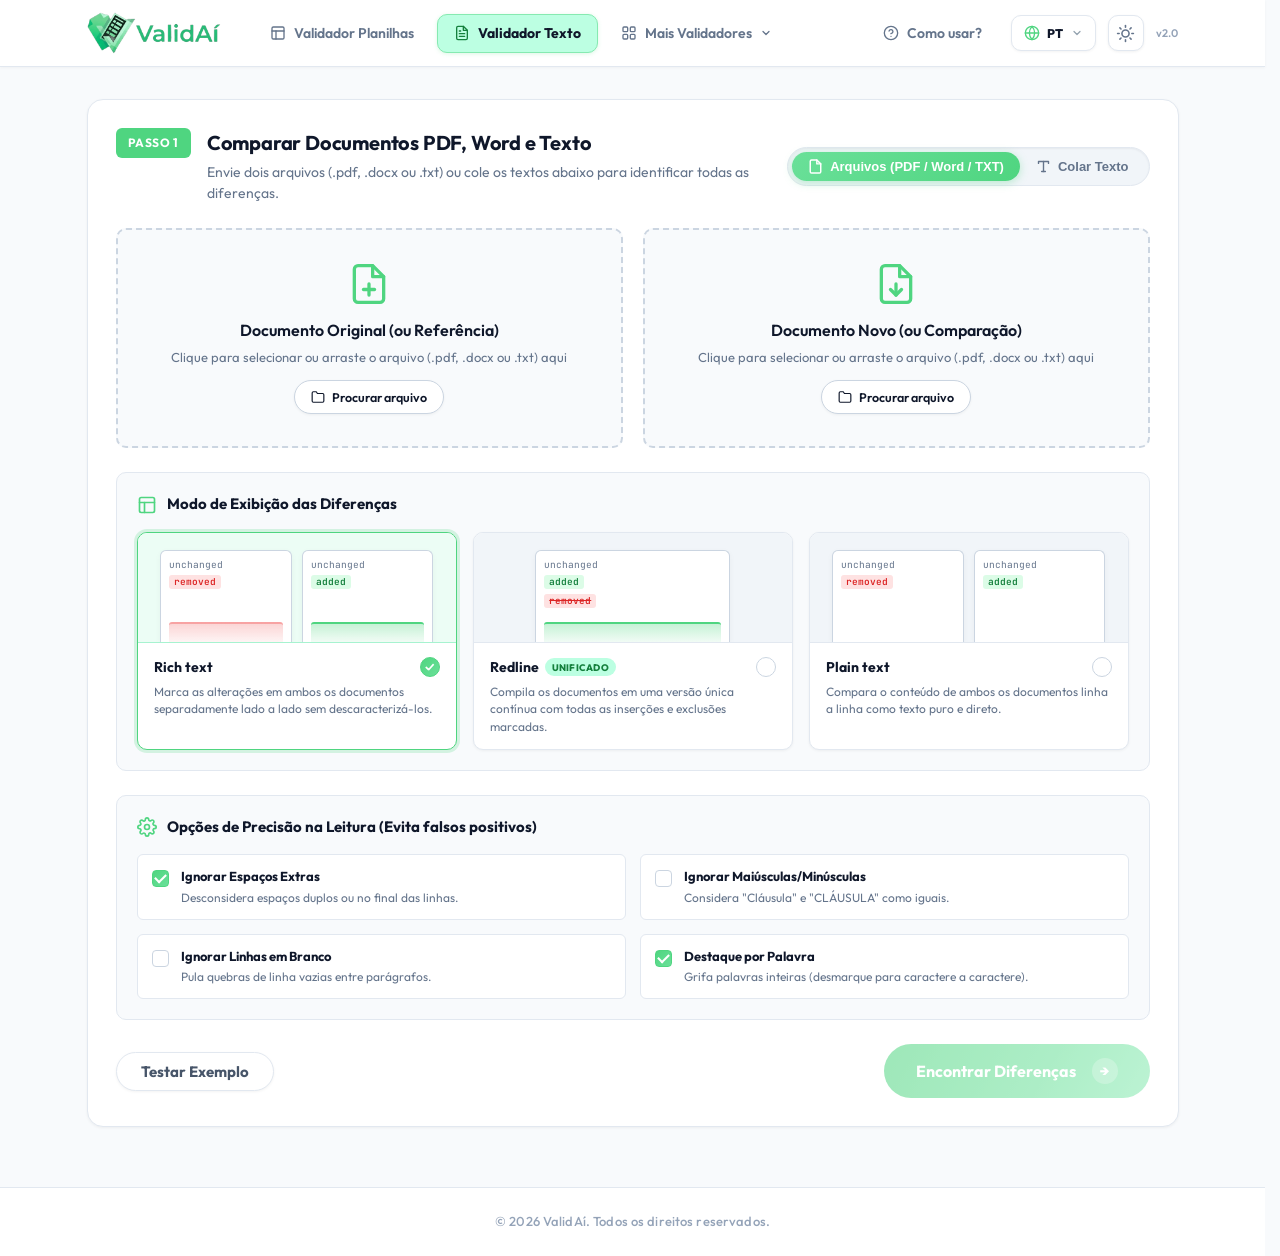
<file: templates/validador_texto.html>
<!DOCTYPE html>
<html lang="pt-BR">
<head>
    <meta charset="UTF-8">
    <meta name="viewport" content="width=device-width, initial-scale=1.0">
    <title data-i18n="page_title">ValidAí - O seu validador</title>
    <link rel="icon" type="image/png" href="/static/images/favicon.png?v=3">
    <link rel="shortcut icon" href="/favicon.ico?v=3">
    <link rel="preconnect" href="https://fonts.googleapis.com">
    <link rel="preconnect" href="https://fonts.gstatic.com" crossorigin>
    <link href="https://fonts.googleapis.com/css2?family=Montserrat:wght@400;500;600;700&family=Outfit:wght@400;500;600;700;800&family=JetBrains+Mono:wght@400;500&display=swap" rel="stylesheet">
    <link rel="stylesheet" href="/static/css/style.css?v=17">
    <link rel="stylesheet" href="/static/css/text_validator.css?v=15">
    <script>
        (function() {
            try {
                var lang = localStorage.getItem('validai_lang') || 'pt';
                document.documentElement.setAttribute('lang', lang);
                var theme = localStorage.getItem('splitc_theme');
                if (theme === 'dark') {
                    document.documentElement.setAttribute('data-theme', 'dark');
                    document.documentElement.classList.add('dark-theme');
                    document.addEventListener('DOMContentLoaded', function() {
                        if (document.body) {
                            document.body.classList.add('dark-theme');
                        }
                    });
                }
            } catch(e) {}
        })();
    </script>
    <script src="/static/js/i18n.js?v=1"></script>
</head>
<body>

    <!-- Header com Navegação e Logo Oficial ValidAí -->
    <header class="navbar">
        <div class="container nav-content">
            <div class="header-left-group">
                <a href="/" class="header-brand-link" title="ValidAí - Início">
                    <img src="/static/images/logo.png?v=3" alt="ValidAí Logo" class="brand-logo brand-logo-light">
                    <img src="/static/images/logo-white.png?v=3" alt="ValidAí Logo" class="brand-logo brand-logo-dark">
                </a>
                <nav class="nav-menu" aria-label="Navegação Principal">
                    <a href="/" class="nav-menu-link">
                        <svg class="nav-menu-icon" width="16" height="16" viewBox="0 0 24 24" fill="none" stroke="currentColor" stroke-width="2" stroke-linecap="round" stroke-linejoin="round">
                            <rect x="3" y="3" width="18" height="18" rx="2" ry="2"/>
                            <line x1="3" y1="9" x2="21" y2="9"/>
                            <line x1="9" y1="21" x2="9" y2="9"/>
                        </svg>
                        <span data-i18n="nav_sheets">Validador Planilhas</span>
                    </a>
                    <a href="/validador-texto" class="nav-menu-link active">
                        <svg class="nav-menu-icon" width="16" height="16" viewBox="0 0 24 24" fill="none" stroke="currentColor" stroke-width="2" stroke-linecap="round" stroke-linejoin="round">
                            <path d="M14 2H6a2 2 0 0 0-2 2v16a2 2 0 0 0 2 2h12a2 2 0 0 0 2-2V8z"/>
                            <polyline points="14 2 14 8 20 8"/>
                            <line x1="16" y1="13" x2="8" y2="13"/>
                            <line x1="16" y1="17" x2="8" y2="17"/>
                            <line x1="10" y1="9" x2="8" y2="9"/>
                        </svg>
                        <span data-i18n="nav_text">Validador Texto</span>
                    </a>

                    <!-- Menu Dropdown: Mais Validadores -->
                    <div class="nav-dropdown-wrapper" id="nav-solutions-dropdown">
                        <button type="button" class="nav-menu-link nav-dropdown-btn" id="nav-solutions-btn" aria-haspopup="true" aria-expanded="false" title="Mais Validadores">
                            <svg class="nav-menu-icon" width="16" height="16" viewBox="0 0 24 24" fill="none" stroke="currentColor" stroke-width="2" stroke-linecap="round" stroke-linejoin="round">
                                <rect x="3" y="3" width="7" height="7" rx="1.5"/>
                                <rect x="14" y="3" width="7" height="7" rx="1.5"/>
                                <rect x="14" y="14" width="7" height="7" rx="1.5"/>
                                <rect x="3" y="14" width="7" height="7" rx="1.5"/>
                            </svg>
                            <span data-i18n="nav_solutions">Mais Validadores</span>
                            <svg class="nav-dropdown-chevron" width="12" height="12" viewBox="0 0 24 24" fill="none" stroke="currentColor" stroke-width="2.5" stroke-linecap="round" stroke-linejoin="round">
                                <polyline points="6 9 12 15 18 9"/>
                            </svg>
                        </button>
                        <div class="nav-dropdown-menu" id="nav-solutions-menu" role="menu" aria-label="Mais Validadores">
                            <!-- 1. Higienizador de Cadastros -->
                            <a href="/validador-cadastros" class="nav-dropdown-item" role="menuitem">
                                <div class="nav-dropdown-item-icon">
                                    <svg width="18" height="18" viewBox="0 0 24 24" fill="none" stroke="currentColor" stroke-width="2" stroke-linecap="round" stroke-linejoin="round">
                                        <path d="M16 21v-2a4 4 0 0 0-4-4H6a4 4 0 0 0-4 4v2"/>
                                        <circle cx="9" cy="7" r="4"/>
                                        <polyline points="16 11 18 13 22 9"/>
                                    </svg>
                                </div>
                                <div class="nav-dropdown-item-content">
                                    <div class="nav-dropdown-item-header">
                                        <span class="nav-dropdown-item-title" data-i18n="module_cadastros_title">Higienizador de Cadastros</span>
                                        <span class="nav-dropdown-item-badge new-badge" data-i18n="badge_new">Novo</span>
                                    </div>
                                    <span class="nav-dropdown-item-subtitle" data-i18n="module_cadastros_sub">Validação de CPF/CNPJ, e-mails e duplicados</span>
                                </div>
                            </a>

                            <!-- 2. Conciliador de Notas Fiscais (XML) -->
                            <a href="/validador-xml" class="nav-dropdown-item" role="menuitem">
                                <div class="nav-dropdown-item-icon">
                                    <svg width="18" height="18" viewBox="0 0 24 24" fill="none" stroke="currentColor" stroke-width="2" stroke-linecap="round" stroke-linejoin="round">
                                        <path d="M14 2H6a2 2 0 0 0-2 2v16a2 2 0 0 0 2 2h12a2 2 0 0 0 2-2V8z"/>
                                        <polyline points="14 2 14 8 20 8"/>
                                        <polyline points="9 15 7 13 9 11"/>
                                        <polyline points="15 15 17 13 15 11"/>
                                    </svg>
                                </div>
                                <div class="nav-dropdown-item-content">
                                    <div class="nav-dropdown-item-header">
                                        <span class="nav-dropdown-item-title" data-i18n="module_xml_title">Conciliador de Notas Fiscais (XML)</span>
                                        <span class="nav-dropdown-item-badge new-badge" data-i18n="badge_new">Novo</span>
                                    </div>
                                    <span class="nav-dropdown-item-subtitle" data-i18n="module_xml_sub">Cruzamento de XMLs (NFe/NFSe) vs. Excel</span>
                                </div>
                            </a>

                            <!-- 3. Conciliação de Taxas e Extratos (.OFX) -->
                            <a href="/conciliador-taxas" class="nav-dropdown-item" role="menuitem" data-upcoming="true">
                                <div class="nav-dropdown-item-icon">
                                    <svg width="18" height="18" viewBox="0 0 24 24" fill="none" stroke="currentColor" stroke-width="2" stroke-linecap="round" stroke-linejoin="round">
                                        <rect x="2" y="5" width="20" height="14" rx="2"/>
                                        <line x1="2" y1="10" x2="22" y2="10"/>
                                        <circle cx="7" cy="15" r="1.5"/>
                                        <line x1="12" y1="15" x2="17" y2="15"/>
                                    </svg>
                                </div>
                                <div class="nav-dropdown-item-content">
                                    <div class="nav-dropdown-item-header">
                                        <span class="nav-dropdown-item-title" data-i18n="module_ofx_title">Conciliação de Taxas e Extratos (.OFX)</span>
                                        <span class="nav-dropdown-item-badge" data-i18n="badge_coming_soon">Em breve</span>
                                    </div>
                                    <span class="nav-dropdown-item-subtitle" data-i18n="module_ofx_sub">Auditoria de maquininhas, PIX e marketplaces</span>
                                </div>
                            </a>

                            <!-- 4. Auditoria de Folha e RH -->
                            <a href="/auditoria-rh" class="nav-dropdown-item" role="menuitem" data-upcoming="true">
                                <div class="nav-dropdown-item-icon">
                                    <svg width="18" height="18" viewBox="0 0 24 24" fill="none" stroke="currentColor" stroke-width="2" stroke-linecap="round" stroke-linejoin="round">
                                        <rect x="2" y="7" width="20" height="14" rx="2"/>
                                        <path d="M16 21V5a2 2 0 0 0-2-2h-4a2 2 0 0 0-2 2v16"/>
                                        <circle cx="12" cy="12" r="2"/>
                                    </svg>
                                </div>
                                <div class="nav-dropdown-item-content">
                                    <div class="nav-dropdown-item-header">
                                        <span class="nav-dropdown-item-title" data-i18n="module_rh_title">Auditoria de Folha e RH</span>
                                        <span class="nav-dropdown-item-badge" data-i18n="badge_coming_soon">Em breve</span>
                                    </div>
                                    <span class="nav-dropdown-item-subtitle" data-i18n="module_rh_sub">Batimento de folha de pagamento e benefícios</span>
                                </div>
                            </a>

                            <!-- 5. Comparador de JSON / APIs -->
                            <a href="/validador-json" class="nav-dropdown-item" role="menuitem" data-upcoming="true">
                                <div class="nav-dropdown-item-icon">
                                    <svg width="18" height="18" viewBox="0 0 24 24" fill="none" stroke="currentColor" stroke-width="2" stroke-linecap="round" stroke-linejoin="round">
                                        <polyline points="16 18 22 12 16 6"/>
                                        <polyline points="8 6 2 12 8 18"/>
                                        <line x1="14" y1="4" x2="10" y2="20"/>
                                    </svg>
                                </div>
                                <div class="nav-dropdown-item-content">
                                    <div class="nav-dropdown-item-header">
                                        <span class="nav-dropdown-item-title" data-i18n="module_json_title">Comparador de JSON / APIs</span>
                                        <span class="nav-dropdown-item-badge" data-i18n="badge_coming_soon">Em breve</span>
                                    </div>
                                    <span class="nav-dropdown-item-subtitle" data-i18n="module_json_sub">Diferenças estruturais entre payloads e objetos</span>
                                </div>
                            </a>
                        </div>
                    </div>
                </nav>
            </div>

            <div class="header-right-actions">
                <a href="/como-usar" class="nav-menu-link" title="Guia e Ajuda">
                    <svg class="nav-menu-icon" width="16" height="16" viewBox="0 0 24 24" fill="none" stroke="currentColor" stroke-width="2" stroke-linecap="round" stroke-linejoin="round">
                        <circle cx="12" cy="12" r="10"/>
                        <path d="M9.09 9a3 3 0 0 1 5.83 1c0 2-3 3-3 3"/>
                        <line x1="12" y1="17" x2="12.01" y2="17"/>
                    </svg>
                    <span data-i18n="nav_how_to_use">Como usar?</span>
                </a>

                <!-- Dropdown de Idiomas (PT / ES / EN) -->
                <div class="lang-dropdown-wrapper" id="lang-dropdown-wrapper">
                    <button type="button" class="lang-toggle-btn" id="lang-toggle-btn" aria-haspopup="true" aria-expanded="false" title="Idioma / Language">
                        <svg class="lang-globe-icon" width="16" height="16" viewBox="0 0 24 24" fill="none" stroke="currentColor" stroke-width="2" stroke-linecap="round" stroke-linejoin="round">
                            <circle cx="12" cy="12" r="10"/>
                            <line x1="2" y1="12" x2="22" y2="12"/>
                            <path d="M12 2a15.3 15.3 0 0 1 4 10 15.3 15.3 0 0 1-4 10 15.3 15.3 0 0 1-4-10 15.3 15.3 0 0 1 4-10z"/>
                        </svg>
                        <span class="lang-current-code" id="lang-current-code">PT</span>
                        <svg class="lang-arrow-icon" width="12" height="12" viewBox="0 0 24 24" fill="none" stroke="currentColor" stroke-width="2.5" stroke-linecap="round" stroke-linejoin="round">
                            <polyline points="6 9 12 15 18 9"/>
                        </svg>
                    </button>
                    <div class="lang-dropdown-menu" id="lang-dropdown-menu" role="menu">
                        <button type="button" class="lang-option active" data-lang="pt" role="menuitem">
                            <span class="lang-flag">🇧🇷</span>
                            <span class="lang-name">Português</span>
                            <span class="lang-badge">PT</span>
                        </button>
                        <button type="button" class="lang-option" data-lang="es" role="menuitem">
                            <span class="lang-flag">🇪🇸</span>
                            <span class="lang-name">Español</span>
                            <span class="lang-badge">ES</span>
                        </button>
                        <button type="button" class="lang-option" data-lang="en" role="menuitem">
                            <span class="lang-flag">🇺🇸</span>
                            <span class="lang-name">English</span>
                            <span class="lang-badge">EN</span>
                        </button>
                    </div>
                </div>

                <button type="button" class="theme-toggle-btn" id="theme-toggle-btn" title="Alternar tema claro/escuro" aria-label="Alternar tema" data-i18n-title="nav_toggle_theme">
                    <svg class="theme-icon-svg" width="19" height="19" viewBox="0 0 24 24">
                        <defs>
                            <linearGradient id="theme-grad-orange" x1="0%" y1="0%" x2="0%" y2="100%">
                                <stop offset="0%" stop-color="#6AE099"/>
                                <stop offset="100%" stop-color="#4FD580"/>
                            </linearGradient>
                        </defs>
                        <g class="sun-icon">
                            <circle cx="12" cy="12" r="4.5"/>
                            <line x1="12" y1="2" x2="12" y2="4"/>
                            <line x1="12" y1="20" x2="12" y2="22"/>
                            <line x1="4.93" y1="4.93" x2="6.34" y2="6.34"/>
                            <line x1="17.66" y1="17.66" x2="19.07" y2="19.07"/>
                            <line x1="2" y1="12" x2="4" y2="12"/>
                            <line x1="20" y1="12" x2="22" y2="12"/>
                            <line x1="4.93" y1="19.07" x2="6.34" y2="17.66"/>
                            <line x1="17.66" y1="6.34" x2="19.07" y2="4.93"/>
                        </g>
                        <path class="moon-icon-path" d="M20.354 15.354A9 9 0 0 1 8.646 3.646 9.003 9.003 0 0 0 12 21a9.003 9.003 0 0 0 8.354-5.646z"/>
                    </svg>
                </button>
                <span class="version-tag">v2.0</span>
            </div>
        </div>
    </header>

    <main class="container main-content">

        <!-- ETAPA 1: Upload dos Documentos e Modo de Comparação -->
        <section class="card step-card" id="text-step-upload">
            <div class="card-header card-header-with-toggle">
                <div class="card-header-left">
                    <div class="step-indicator" data-i18n="text_step1_badge">Passo 1</div>
                    <div>
                        <h2 data-i18n="text_step1_title">Comparar Documentos PDF, Word e Texto</h2>
                        <p class="subtext" data-i18n="text_step1_desc">Envie dois arquivos (.pdf, .docx ou .txt) ou cole os textos abaixo para identificar todas as diferenças.</p>
                    </div>
                </div>

                <!-- Alternador entre Upload de Arquivo e Digitação Direta -->
                <div class="mode-toggle-pill" role="tablist" aria-label="Tipo de Entrada">
                    <button type="button" class="mode-btn active" id="btn-input-files" title="Enviar arquivos .pdf, .docx ou .txt">
                        <svg width="15" height="15" viewBox="0 0 24 24" fill="none" stroke="currentColor" stroke-width="2.2" stroke-linecap="round" stroke-linejoin="round">
                            <path d="M14 2H6a2 2 0 0 0-2 2v16a2 2 0 0 0 2 2h12a2 2 0 0 0 2-2V8z"/>
                            <polyline points="14 2 14 8 20 8"/>
                        </svg>
                        <span data-i18n="btn_input_files">Arquivos (PDF / Word / TXT)</span>
                    </button>
                    <button type="button" class="mode-btn" id="btn-input-paste" title="Colar ou digitar textos manualmente">
                        <svg width="15" height="15" viewBox="0 0 24 24" fill="none" stroke="currentColor" stroke-width="2.2" stroke-linecap="round" stroke-linejoin="round">
                            <polyline points="4 7 4 4 20 4 20 7"/>
                            <line x1="9" y1="20" x2="15" y2="20"/>
                            <line x1="12" y1="4" x2="12" y2="20"/>
                        </svg>
                        <span data-i18n="btn_input_paste">Colar Texto</span>
                    </button>
                </div>
            </div>

            <!-- MODO ARQUIVOS: 2 Dropzones Lado a Lado -->
            <div class="upload-grid" id="doc-upload-grid">
                <!-- Documento Original (Esquerda) -->
                <div class="dropzone" id="dropzone-doc-a">
                    <input type="file" id="file-doc-a" accept=".pdf,.docx,.txt" class="file-input">
                    <div class="dropzone-content">
                        <div class="dropzone-icon">
                            <svg class="dropzone-svg" viewBox="0 0 24 24" fill="none" stroke="currentColor" stroke-width="1.8" stroke-linecap="round" stroke-linejoin="round">
                                <path d="M14 2H6a2 2 0 0 0-2 2v16a2 2 0 0 0 2 2h12a2 2 0 0 0 2-2V8z"/>
                                <polyline points="14 2 14 8 20 8"/>
                                <line x1="12" y1="18" x2="12" y2="12"/>
                                <line x1="9" y1="15" x2="15" y2="15"/>
                            </svg>
                        </div>
                        <h3 data-i18n="doc_drop_a_title">Documento Original (ou Referência)</h3>
                        <p class="dropzone-hint" data-i18n="doc_drop_a_hint">Clique para selecionar ou arraste o arquivo (.pdf, .docx ou .txt) aqui</p>
                        <div class="doc-browse-pill">
                            <svg width="14" height="14" viewBox="0 0 24 24" fill="none" stroke="currentColor" stroke-width="2" stroke-linecap="round" stroke-linejoin="round">
                                <path d="M22 19a2 2 0 0 1-2 2H4a2 2 0 0 1-2-2V5a2 2 0 0 1 2-2h5l2 3h9a2 2 0 0 1 2 2z"/>
                            </svg>
                            <span data-i18n="doc_browse_file">Procurar arquivo</span>
                        </div>
                        <div class="file-meta" id="meta-doc-a" style="display: none;">
                            <span class="filename" id="filename-doc-a">documento_original.pdf</span>
                            <span class="filesize" id="filesize-doc-a">0 KB</span>
                        </div>
                    </div>
                </div>

                <!-- Documento Novo (Direita) -->
                <div class="dropzone" id="dropzone-doc-b">
                    <input type="file" id="file-doc-b" accept=".pdf,.docx,.txt" class="file-input">
                    <div class="dropzone-content">
                        <div class="dropzone-icon">
                            <svg class="dropzone-svg" viewBox="0 0 24 24" fill="none" stroke="currentColor" stroke-width="1.8" stroke-linecap="round" stroke-linejoin="round">
                                <path d="M14 2H6a2 2 0 0 0-2 2v16a2 2 0 0 0 2 2h12a2 2 0 0 0 2-2V8z"/>
                                <polyline points="14 2 14 8 20 8"/>
                                <path d="M12 12v6"/>
                                <path d="m9 15 3 3 3-3"/>
                            </svg>
                        </div>
                        <h3 data-i18n="doc_drop_b_title">Documento Novo (ou Comparação)</h3>
                        <p class="dropzone-hint" data-i18n="doc_drop_b_hint">Clique para selecionar ou arraste o arquivo (.pdf, .docx ou .txt) aqui</p>
                        <div class="doc-browse-pill">
                            <svg width="14" height="14" viewBox="0 0 24 24" fill="none" stroke="currentColor" stroke-width="2" stroke-linecap="round" stroke-linejoin="round">
                                <path d="M22 19a2 2 0 0 1-2 2H4a2 2 0 0 1-2-2V5a2 2 0 0 1 2-2h5l2 3h9a2 2 0 0 1 2 2z"/>
                            </svg>
                            <span data-i18n="doc_browse_file">Procurar arquivo</span>
                        </div>
                        <div class="file-meta" id="meta-doc-b" style="display: none;">
                            <span class="filename" id="filename-doc-b">documento_novo.pdf</span>
                            <span class="filesize" id="filesize-doc-b">0 KB</span>
                        </div>
                    </div>
                </div>
            </div>

            <!-- MODO COLAR TEXTO: 2 Textareas Lado a Lado com Borda Padronizada -->
            <div class="paste-text-grid" id="doc-paste-grid" style="display: none;">
                <div class="paste-box">
                    <div class="paste-box-header">
                        <label for="textarea-doc-a">
                            <svg class="splitc-icon splitc-icon-sm" viewBox="0 0 24 24" fill="none" stroke="currentColor" stroke-width="2" stroke-linecap="round" stroke-linejoin="round">
                                <path d="M14 2H6a2 2 0 0 0-2 2v16a2 2 0 0 0 2 2h12a2 2 0 0 0 2-2V8z"/>
                                <polyline points="14 2 14 8 20 8"/>
                            </svg>
                            <span data-i18n="paste_label_a">Texto Original (Referência)</span>
                        </label>
                        <span class="paste-counter" id="counter-doc-a">0 caracteres</span>
                    </div>
                    <textarea id="textarea-doc-a" class="doc-textarea" placeholder="Cole ou digite aqui o texto original..." data-i18n-placeholder="paste_ph_a"></textarea>
                </div>
                <div class="paste-box">
                    <div class="paste-box-header">
                        <label for="textarea-doc-b">
                            <svg class="splitc-icon splitc-icon-sm" viewBox="0 0 24 24" fill="none" stroke="currentColor" stroke-width="2" stroke-linecap="round" stroke-linejoin="round">
                                <path d="M14 2H6a2 2 0 0 0-2 2v16a2 2 0 0 0 2 2h12a2 2 0 0 0 2-2V8z"/>
                                <polyline points="14 2 14 8 20 8"/>
                            </svg>
                            <span data-i18n="paste_label_b">Texto Novo (Comparação)</span>
                        </label>
                        <span class="paste-counter" id="counter-doc-b">0 caracteres</span>
                    </div>
                    <textarea id="textarea-doc-b" class="doc-textarea" placeholder="Cole ou digite aqui o texto novo para comparar..." data-i18n-placeholder="paste_ph_b"></textarea>
                </div>
            </div>

            <!-- SELETOR DE MODO DE VISUALIZAÇÃO (Rich Text | Redline | Plain Text) -->
            <div class="tolerance-box doc-mode-section">
                <div class="tolerance-header">
                    <h4>
                        <svg class="splitc-icon" viewBox="0 0 24 24" fill="none" stroke="currentColor" stroke-width="2" stroke-linecap="round" stroke-linejoin="round">
                            <rect x="3" y="3" width="18" height="18" rx="2"/>
                            <path d="M3 9h18"/>
                            <path d="M9 21V9"/>
                        </svg>
                        <span data-i18n="doc_mode_title">Modo de Exibição das Diferenças</span>
                    </h4>
                </div>

                <div class="doc-mode-cards" role="radiogroup" aria-label="Modo de Comparação de Documentos">
                    <!-- Card 1: Rich Text -->
                    <div class="doc-mode-card active" data-view-mode="rich_text" tabindex="0" role="radio" aria-checked="true">
                        <div class="doc-mode-preview preview-rich">
                            <div class="mini-page">
                                <span class="mini-line">unchanged</span>
                                <span class="mini-tag tag-removed">removed</span>
                                <div class="mini-block-accent removed"></div>
                            </div>
                            <div class="mini-page">
                                <span class="mini-line">unchanged</span>
                                <span class="mini-tag tag-added">added</span>
                                <div class="mini-block-accent added"></div>
                            </div>
                        </div>
                        <div class="doc-mode-info">
                            <div class="doc-mode-title-row">
                                <h5 data-i18n="mode_rich_title">Rich text</h5>
                                <span class="doc-mode-check">✓</span>
                            </div>
                            <p data-i18n="mode_rich_desc">Marca as alterações em ambos os documentos separadamente lado a lado sem descaracterizá-los.</p>
                        </div>
                    </div>

                    <!-- Card 2: Redline -->
                    <div class="doc-mode-card" data-view-mode="redline" tabindex="0" role="radio" aria-checked="false">
                        <div class="doc-mode-preview preview-redline">
                            <div class="mini-page mini-page-single">
                                <span class="mini-line">unchanged</span>
                                <span class="mini-tag tag-added">added</span>
                                <span class="mini-tag tag-removed strike">removed</span>
                                <div class="mini-block-accent added"></div>
                            </div>
                        </div>
                        <div class="doc-mode-info">
                            <div class="doc-mode-title-row">
                                <h5><span data-i18n="mode_redline_title">Redline</span> <span class="mode-pill-tag" data-i18n="mode_redline_badge">UNIFICADO</span></h5>
                                <span class="doc-mode-check">✓</span>
                            </div>
                            <p data-i18n="mode_redline_desc">Compila os documentos em uma versão única contínua com todas as inserções e exclusões marcadas.</p>
                        </div>
                    </div>

                    <!-- Card 3: Plain Text -->
                    <div class="doc-mode-card" data-view-mode="plain_text" tabindex="0" role="radio" aria-checked="false">
                        <div class="doc-mode-preview preview-plain">
                            <div class="mini-page">
                                <span class="mini-line">unchanged</span>
                                <span class="mini-tag tag-removed">removed</span>
                            </div>
                            <div class="mini-page">
                                <span class="mini-line">unchanged</span>
                                <span class="mini-tag tag-added">added</span>
                            </div>
                        </div>
                        <div class="doc-mode-info">
                            <div class="doc-mode-title-row">
                                <h5 data-i18n="mode_plain_title">Plain text</h5>
                                <span class="doc-mode-check">✓</span>
                            </div>
                            <p data-i18n="mode_plain_desc">Compara o conteúdo de ambos os documentos linha a linha como texto puro e direto.</p>
                        </div>
                    </div>
                </div>
            </div>

            <!-- Regras de Precisão na Leitura (Padronizado 2x2 igual ao Validador de Planilhas) -->
            <div class="tolerance-box">
                <div class="tolerance-header">
                    <h4>
                        <svg class="splitc-icon" viewBox="0 0 24 24" fill="none" stroke="currentColor" stroke-width="2" stroke-linecap="round" stroke-linejoin="round">
                            <circle cx="12" cy="12" r="3"/>
                            <path d="M19.4 15a1.65 1.65 0 0 0 .33 1.82l.06.06a2 2 0 0 1 0 2.83 2 2 0 0 1-2.83 0l-.06-.06a1.65 1.65 0 0 0-1.82-.33 1.65 1.65 0 0 0-1 1.51V21a2 2 0 0 1-2 2 2 2 0 0 1-2-2v-.09A1.65 1.65 0 0 0 9 19.4a1.65 1.65 0 0 0-1.82.33l-.06.06a2 2 0 0 1-2.83 0 2 2 0 0 1 0-2.83l.06-.06a1.65 1.65 0 0 0 .33-1.82 1.65 1.65 0 0 0-1.51-1H3a2 2 0 0 1-2-2 2 2 0 0 1 2-2h.09A1.65 1.65 0 0 0 4.6 9a1.65 1.65 0 0 0-.33-1.82l-.06-.06a2 2 0 0 1 0-2.83 2 2 0 0 1 2.83 0l.06.06a1.65 1.65 0 0 0 1.82.33H9a1.65 1.65 0 0 0 1-1.51V3a2 2 0 0 1 2-2 2 2 0 0 1 2 2v.09a1.65 1.65 0 0 0 1 1.51 1.65 1.65 0 0 0 1.82-.33l.06-.06a2 2 0 0 1 2.83 0 2 2 0 0 1 0 2.83l-.06.06a1.65 1.65 0 0 0-.33 1.82V9a1.65 1.65 0 0 0 1.51 1H21a2 2 0 0 1 2 2 2 2 0 0 1-2 2h-.09a1.65 1.65 0 0 0-1.51 1z"/>
                        </svg>
                        <span data-i18n="doc_precision_title">Opções de Precisão na Leitura (Evita falsos positivos)</span>
                    </h4>
                </div>
                <div class="tolerance-options">
                    <label class="checkbox-card">
                        <input type="checkbox" id="opt-text-trim-spaces" checked>
                        <div>
                            <strong data-i18n="opt_trim_spaces_title">Ignorar Espaços Extras</strong>
                            <p data-i18n="opt_trim_spaces_desc">Desconsidera espaços duplos ou no final das linhas.</p>
                        </div>
                    </label>
                    <label class="checkbox-card">
                        <input type="checkbox" id="opt-text-ignore-case">
                        <div>
                            <strong data-i18n="opt_ignore_case_title">Ignorar Maiúsculas/Minúsculas</strong>
                            <p data-i18n="opt_ignore_case_desc">Considera "Cláusula" e "CLÁUSULA" como iguais.</p>
                        </div>
                    </label>
                    <label class="checkbox-card">
                        <input type="checkbox" id="opt-text-ignore-empty">
                        <div>
                            <strong data-i18n="opt_ignore_empty_title">Ignorar Linhas em Branco</strong>
                            <p data-i18n="opt_ignore_empty_desc">Pula quebras de linha vazias entre parágrafos.</p>
                        </div>
                    </label>
                    <label class="checkbox-card">
                        <input type="checkbox" id="opt-text-word-level" checked>
                        <div>
                            <strong data-i18n="opt_word_level_title">Destaque por Palavra</strong>
                            <p data-i18n="opt_word_level_desc">Grifa palavras inteiras (desmarque para caractere a caractere).</p>
                        </div>
                    </label>
                </div>
            </div>

            <!-- Rodapé de Ação -->
            <div class="action-footer action-footer-between">
                <div class="action-footer-left">
                    <button type="button" class="btn btn-pill-outline" id="btn-text-try-example" title="Carregar dois documentos de exemplo para testar">
                        <span class="btn-text" data-i18n="btn_try_example">Testar Exemplo</span>
                    </button>
                </div>

                <div class="action-footer-right">
                    <button type="button" class="btn btn-pill-gradient btn-lg" id="btn-text-find-diff" disabled>
                        <span class="btn-text" data-i18n="btn_find_diff">Encontrar Diferenças</span>
                        <span class="spinner" style="display: none;"></span>
                        <span class="btn-circle-icon">→</span>
                    </button>
                </div>
            </div>
        </section>

        <!-- ETAPA 2: Resultados, Analytics e Exportação PDF -->
        <section class="card step-card" id="text-step-results" style="display: none;">
            <div class="card-header">
                <div class="step-indicator" data-i18n="text_step2_badge">Resultado</div>
                <div>
                    <h2 data-i18n="text_step2_title">Diagnóstico e Analytics da Comparação</h2>
                    <p class="subtext" data-i18n="text_step2_desc">Confira os indicadores de similaridade, navegue pelas alterações marcadas e baixe o relatório em PDF.</p>
                </div>
            </div>

            <!-- Banner Sucesso (100% Iguais) - Padronizado com index.html -->
            <div class="result-banner banner-success" id="text-banner-identical" style="display: none;">
                <div class="banner-icon">
                    <svg width="34" height="34" viewBox="0 0 24 24" fill="none" stroke="currentColor" stroke-width="2.2" stroke-linecap="round" stroke-linejoin="round">
                        <path d="M22 11.08V12a10 10 0 1 1-5.93-9.14"/>
                        <polyline points="22 4 12 14.01 9 11.01"/>
                    </svg>
                </div>
                <div class="banner-content">
                    <h3 id="text-identical-title" data-i18n="text_banner_identical_title">Excelente! Os documentos são 100% IDÊNTICOS!</h3>
                    <p id="text-identical-desc" data-i18n="text_banner_identical_desc">Nenhuma diferença foi encontrada entre os dois documentos com as regras selecionadas.</p>
                </div>
            </div>

            <!-- Banner Alerta (Com Diferenças) - Padronizado com index.html -->
            <div class="result-banner banner-alert" id="text-banner-diffs" style="display: none;">
                <div class="banner-icon">
                    <svg width="34" height="34" viewBox="0 0 24 24" fill="none" stroke="currentColor" stroke-width="2.2" stroke-linecap="round" stroke-linejoin="round">
                        <path d="m21.73 18-8-14a2 2 0 0 0-3.48 0l-8 14A2 2 0 0 0 4 21h16a2 2 0 0 0 1.73-3Z"/>
                        <line x1="12" y1="9" x2="12" y2="13"/>
                        <line x1="12" y1="17" x2="12.01" y2="17"/>
                    </svg>
                </div>
                <div class="banner-content">
                    <h3 id="text-diffs-title" data-i18n="text_banner_diffs_title">Atenção: Foram encontradas alterações entre os documentos!</h3>
                    <p id="text-diffs-desc" data-i18n="text_banner_diffs_desc">Confira as marcações abaixo ou baixe o relatório em PDF com os trechos destacados.</p>
                </div>
            </div>

            <!-- Grid de KPIs (2 linhas x 3 colunas idêntico ao Validador de Planilhas) -->
            <div class="kpi-grid">
                <div class="kpi-card">
                    <div class="kpi-label" data-i18n="kpi_similarity">Índice de Similaridade</div>
                    <div class="kpi-val text-info" id="text-kpi-similarity">100%</div>
                    <div class="kpi-sub" id="text-kpi-similarity-sub" data-i18n="kpi_similarity_sub">grau de correspondência</div>
                </div>
                <div class="kpi-card">
                    <div class="kpi-label" data-i18n="kpi_total_lines">Total de Linhas</div>
                    <div class="kpi-val" id="text-kpi-lines">0 / 0</div>
                    <div class="kpi-sub" id="text-kpi-pages-sub" data-i18n="kpi_total_lines_sub">Original vs Novo</div>
                </div>
                <div class="kpi-card">
                    <div class="kpi-label" data-i18n="kpi_identical_lines">Linhas Idênticas</div>
                    <div class="kpi-val text-success" id="text-kpi-identical">0</div>
                    <div class="kpi-sub" data-i18n="kpi_identical_sub">sem nenhuma alteração</div>
                </div>
                <div class="kpi-card">
                    <div class="kpi-label" data-i18n="kpi_diff_lines">Linhas com Divergências</div>
                    <div class="kpi-val text-danger" id="text-kpi-diff-lines">0</div>
                    <div class="kpi-sub" id="text-kpi-diff-breakdown">0 mod. | 0 adic. | 0 rem.</div>
                </div>
                <div class="kpi-card">
                    <div class="kpi-label" data-i18n="kpi_words_added">Palavras Adicionadas (+)</div>
                    <div class="kpi-val text-success" id="text-kpi-words-added">+0</div>
                    <div class="kpi-sub" data-i18n="kpi_words_added_sub">inseridas no documento novo</div>
                </div>
                <div class="kpi-card">
                    <div class="kpi-label" data-i18n="kpi_words_removed">Palavras Removidas (-)</div>
                    <div class="kpi-val text-danger" id="text-kpi-words-removed">-0</div>
                    <div class="kpi-sub" data-i18n="kpi_words_removed_sub">suprimidas do original</div>
                </div>
            </div>

            <!-- Seção de Download do Relatório em PDF (Padronizado com .download-section do index.html) -->
            <div class="download-section">
                <a href="#" id="btn-download-text-pdf" class="btn btn-pill-gradient btn-lg" target="_blank">
                    <span class="btn-text" data-i18n="btn_download_pdf">Baixar Relatório em PDF (.pdf) com Alterações Destacadas</span>
                    <span class="btn-circle-icon">↓</span>
                </a>
                <p class="download-hint" data-i18n="download_pdf_hint">Documento PDF formatado com resumo executivo, métricas e destaque colorido do que foi adicionado ou removido.</p>
            </div>

            <!-- Abas de Navegação dos Resultados (Padronizado com .result-nav-tabs do index.html) -->
            <div class="result-nav-tabs" id="text-results-tabs">
                <button type="button" class="result-nav-tab-btn active" data-tab="visual">
                    <svg class="splitc-icon tab-icon" viewBox="0 0 24 24" fill="none" stroke="currentColor" stroke-width="2" stroke-linecap="round" stroke-linejoin="round">
                        <rect x="2" y="3" width="8" height="18" rx="2"/>
                        <rect x="14" y="3" width="8" height="18" rx="2"/>
                        <path d="m6 12 2-2-2-2"/>
                        <path d="m18 12-2 2 2 2"/>
                    </svg>
                    <span data-i18n="tab_visual">Comparação Visual</span>
                </button>
                <button type="button" class="result-nav-tab-btn" data-tab="table">
                    <svg class="splitc-icon tab-icon" viewBox="0 0 24 24" fill="none" stroke="currentColor" stroke-width="2" stroke-linecap="round" stroke-linejoin="round">
                        <circle cx="11" cy="11" r="7"/>
                        <line x1="21" y1="21" x2="16.5" y2="16.5"/>
                    </svg>
                    <span data-i18n="tab_diff_details">Divergências Detalhadas</span>
                    <span class="tab-btn-badge" id="badge-text-diffs">0</span>
                </button>
                <button type="button" class="result-nav-tab-btn" data-tab="stats">
                    <svg class="splitc-icon tab-icon" viewBox="0 0 24 24" fill="none" stroke="currentColor" stroke-width="2" stroke-linecap="round" stroke-linejoin="round">
                        <line x1="18" y1="20" x2="18" y2="10"/>
                        <line x1="12" y1="20" x2="12" y2="4"/>
                        <line x1="6" y1="20" x2="6" y2="14"/>
                    </svg>
                    <span data-i18n="tab_analytics">Analytics e Métricas</span>
                </button>
            </div>

            <!-- ABA 1: Comparação Visual (Rich Text / Redline / Plain Text) -->
            <div class="diff-table-section" id="text-pane-visual">
                <div class="text-viewer-toolbar">
                    <div class="viewer-mode-pills">
                        <span class="toolbar-label" data-i18n="toolbar_mode_label">Modo de Exibição:</span>
                        <div class="mode-toggle-pill viewer-pill-group">
                            <button type="button" class="mode-btn viewer-mode-btn active" data-mode="rich_text">Rich Text</button>
                            <button type="button" class="mode-btn viewer-mode-btn" data-mode="redline">Redline (Unificado)</button>
                            <button type="button" class="mode-btn viewer-mode-btn" data-mode="plain_text">Plain Text</button>
                        </div>
                    </div>

                    <div class="viewer-right-controls">
                        <label class="viewer-only-diff-toggle">
                            <input type="checkbox" id="chk-only-diffs">
                            <span data-i18n="chk_only_diffs">Exibir apenas diferenças</span>
                        </label>
                        <div class="table-search input-search-wrapper">
                            <svg class="splitc-icon input-search-icon" viewBox="0 0 24 24" fill="none" stroke="currentColor" stroke-width="2" stroke-linecap="round" stroke-linejoin="round">
                                <circle cx="11" cy="11" r="7"/>
                                <line x1="21" y1="21" x2="16.5" y2="16.5"/>
                            </svg>
                            <input type="text" id="text-visual-search" placeholder="Buscar trecho no documento..." data-i18n-placeholder="search_text_ph" class="search-input">
                        </div>
                    </div>
                </div>

                <!-- Legenda Rápida -->
                <div class="diff-legend-bar">
                    <span class="legend-item"><span class="legend-dot removed"></span> <span data-i18n="legend_removed">Removido do Original</span></span>
                    <span class="legend-item"><span class="legend-dot added"></span> <span data-i18n="legend_added">Adicionado no Novo</span></span>
                    <span class="legend-item"><span class="legend-dot modified"></span> <span data-i18n="legend_modified">Linha Modificada</span></span>
                </div>

                <!-- Container do Visualizador -->
                <div id="text-diff-viewer-container" class="text-diff-viewer-container">
                    <!-- Renderizado dinamicamente via JS -->
                </div>
            </div>

            <!-- ABA 2: Tabela de Divergências Detalhadas -->
            <div class="diff-table-section" id="text-pane-table" style="display: none;">
                <div class="diff-table-header">
                    <div>
                        <h4>Lista Analítica de Divergências</h4>
                        <p class="subtext" style="margin-top: 2px; font-size: 13px;">Todas as linhas que sofreram adição, remoção ou alteração de conteúdo.</p>
                    </div>
                    <div class="table-search input-search-wrapper">
                        <svg class="splitc-icon input-search-icon" viewBox="0 0 24 24" fill="none" stroke="currentColor" stroke-width="2" stroke-linecap="round" stroke-linejoin="round">
                            <circle cx="11" cy="11" r="7"/>
                            <line x1="21" y1="21" x2="16.5" y2="16.5"/>
                        </svg>
                        <input type="text" id="text-table-search" placeholder="Filtrar divergências..." class="search-input">
                    </div>
                </div>

                <div class="table-responsive">
                    <table class="table-diff" id="text-diff-table">
                        <thead>
                            <tr>
                                <th style="width: 65px;">#</th>
                                <th style="width: 140px; text-align: center;">Situação</th>
                                <th style="width: 130px; text-align: center;">Linha (Orig / Novo)</th>
                                <th>Documento Original</th>
                                <th>Documento Novo</th>
                            </tr>
                        </thead>
                        <tbody id="text-diff-table-tbody">
                            <!-- Preenchido via JS -->
                        </tbody>
                    </table>
                </div>
            </div>

            <!-- ABA 3: Analytics e Estatísticas Comparativas -->
            <div class="diff-table-section" id="text-pane-stats" style="display: none;">
                <div class="diff-table-header">
                    <div>
                        <h4>Comparativo de Métricas e Estrutura dos Documentos</h4>
                        <p class="subtext" style="margin-top: 2px; font-size: 13px;">Volume de texto, contagem de palavras, caracteres e variação entre as versões.</p>
                    </div>
                </div>

                <div class="table-responsive">
                    <table class="table-diff">
                        <thead>
                            <tr>
                                <th>Métrica / Indicador</th>
                                <th id="th-stat-doc-a" style="text-align: center;">Documento Original</th>
                                <th id="th-stat-doc-b" style="text-align: center;">Documento Novo</th>
                                <th style="text-align: center;">Diferença (Novo - Original)</th>
                            </tr>
                        </thead>
                        <tbody id="text-stats-tbody">
                            <!-- Preenchido via JS -->
                        </tbody>
                    </table>
                </div>
            </div>

            <div class="action-footer">
                <button type="button" class="btn btn-pill-outline" id="btn-text-reset">
                    <span class="btn-text" data-i18n="btn_text_reset">Comparar Novos Documentos</span>
                    <span class="btn-circle-icon">
                        <svg width="14" height="14" viewBox="0 0 24 24" fill="none" stroke="currentColor" stroke-width="2.5" stroke-linecap="round" stroke-linejoin="round">
                            <path d="M3 12a9 9 0 1 0 9-9 9.75 9.75 0 0 0-6.74 2.74L3 8"/>
                            <path d="M3 3v5h5"/>
                        </svg>
                    </span>
                </button>
            </div>
        </section>

        <!-- Alerta de Erro Flutuante -->
        <div id="text-toast-error" class="toast-error" style="display: none;">
            <span class="toast-icon">⚠️</span>
            <span id="text-toast-message">Ocorreu um erro.</span>
            <button type="button" id="btn-close-text-toast" class="toast-close">&times;</button>
        </div>

    </main>

    <footer class="footer">
        <div class="container footer-content">
            <p data-i18n="footer_copyright">&copy; 2026 ValidAí. Todos os direitos reservados.</p>
        </div>
    </footer>

    <script src="/static/js/text_validator.js?v=2"></script>
</body>
</html>
</file>
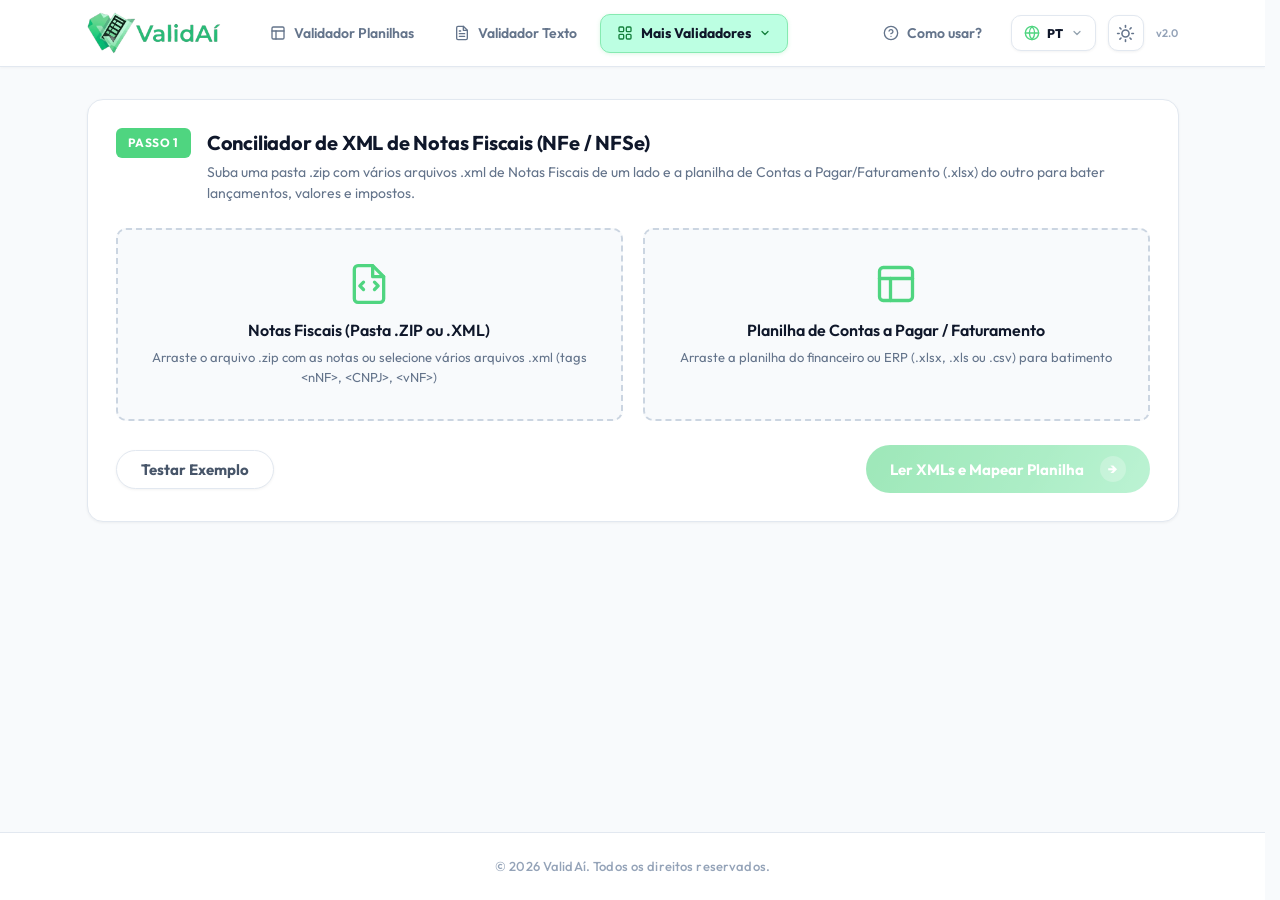
<file: templates/validador_xml.html>
<!DOCTYPE html>
<html lang="pt-BR">
<head>
    <meta charset="UTF-8">
    <meta name="viewport" content="width=device-width, initial-scale=1.0">
    <title data-i18n="xml_page_title">ValidAí - Conciliador de XML de Notas Fiscais (NFe / NFSe)</title>
    <link rel="icon" type="image/png" href="/static/images/logo.png?v=3">
    
    <!-- Google Fonts: Outfit e Montserrat -->
    <link rel="preconnect" href="https://fonts.googleapis.com">
    <link rel="preconnect" href="https://fonts.gstatic.com" crossorigin>
    <link href="https://fonts.googleapis.com/css2?family=Montserrat:ital,wght@0,300;0,400;0,500;0,600;0,700;0,800;1,400;1,600&family=Outfit:wght@300;400;500;600;700;800&display=swap" rel="stylesheet">
    
    <link rel="stylesheet" href="/static/css/style.css?v=18">

    <!-- Anti-flicker e Leitura Instantânea de Tema e Idioma -->
    <script>
        (function() {
            try {
                var lang = localStorage.getItem('validai_lang') || 'pt';
                document.documentElement.setAttribute('lang', lang);
                var theme = localStorage.getItem('splitc_theme');
                if (theme === 'dark') {
                    document.documentElement.setAttribute('data-theme', 'dark');
                    document.documentElement.classList.add('dark-theme');
                    document.addEventListener('DOMContentLoaded', function() {
                        if (document.body) {
                            document.body.classList.add('dark-theme');
                        }
                    });
                }
            } catch(e) {}
        })();
    </script>
    <script src="/static/js/i18n.js?v=3"></script>
</head>
<body>

    <!-- Header com Navegação e Logo Oficial ValidAí -->
    <header class="navbar">
        <div class="container nav-content">
            <div class="header-left-group">
                <a href="/" class="header-brand-link" title="ValidAí - Início">
                    <img src="/static/images/logo.png?v=3" alt="ValidAí Logo" class="brand-logo brand-logo-light">
                    <img src="/static/images/logo-white.png?v=3" alt="ValidAí Logo" class="brand-logo brand-logo-dark">
                </a>

                <!-- Navegação Principal -->
                <nav class="nav-menu" aria-label="Navegação Principal">
                    <a href="/" class="nav-menu-link">
                        <svg class="nav-menu-icon" width="16" height="16" viewBox="0 0 24 24" fill="none" stroke="currentColor" stroke-width="2" stroke-linecap="round" stroke-linejoin="round">
                            <rect x="3" y="3" width="18" height="18" rx="2" ry="2"/>
                            <line x1="3" y1="9" x2="21" y2="9"/>
                            <line x1="9" y1="21" x2="9" y2="9"/>
                        </svg>
                        <span data-i18n="nav_sheets">Validador Planilhas</span>
                    </a>
                    <a href="/validador-texto" class="nav-menu-link">
                        <svg class="nav-menu-icon" width="16" height="16" viewBox="0 0 24 24" fill="none" stroke="currentColor" stroke-width="2" stroke-linecap="round" stroke-linejoin="round">
                            <path d="M14 2H6a2 2 0 0 0-2 2v16a2 2 0 0 0 2 2h12a2 2 0 0 0 2-2V8z"/>
                            <polyline points="14 2 14 8 20 8"/>
                            <line x1="16" y1="13" x2="8" y2="13"/>
                            <line x1="16" y1="17" x2="8" y2="17"/>
                            <line x1="10" y1="9" x2="8" y2="9"/>
                        </svg>
                        <span data-i18n="nav_text">Validador Texto</span>
                    </a>

                    <!-- Menu Dropdown: Mais Validadores (Com Conciliador XML Ativo) -->
                    <div class="nav-dropdown-wrapper" id="nav-solutions-dropdown">
                        <button type="button" class="nav-menu-link nav-dropdown-btn active" id="nav-solutions-btn" aria-haspopup="true" aria-expanded="false" title="Mais Validadores">
                            <svg class="nav-menu-icon" width="16" height="16" viewBox="0 0 24 24" fill="none" stroke="currentColor" stroke-width="2" stroke-linecap="round" stroke-linejoin="round">
                                <rect x="3" y="3" width="7" height="7" rx="1.5"/>
                                <rect x="14" y="3" width="7" height="7" rx="1.5"/>
                                <rect x="14" y="14" width="7" height="7" rx="1.5"/>
                                <rect x="3" y="14" width="7" height="7" rx="1.5"/>
                            </svg>
                            <span data-i18n="nav_solutions">Mais Validadores</span>
                            <svg class="nav-dropdown-chevron" width="12" height="12" viewBox="0 0 24 24" fill="none" stroke="currentColor" stroke-width="2.5" stroke-linecap="round" stroke-linejoin="round">
                                <polyline points="6 9 12 15 18 9"/>
                            </svg>
                        </button>
                        <div class="nav-dropdown-menu" id="nav-solutions-menu" role="menu" aria-label="Mais Validadores">
                            <!-- 1. Higienizador de Cadastros -->
                            <a href="/validador-cadastros" class="nav-dropdown-item" role="menuitem">
                                <div class="nav-dropdown-item-icon">
                                    <svg width="18" height="18" viewBox="0 0 24 24" fill="none" stroke="currentColor" stroke-width="2" stroke-linecap="round" stroke-linejoin="round">
                                        <path d="M16 21v-2a4 4 0 0 0-4-4H6a4 4 0 0 0-4 4v2"/>
                                        <circle cx="9" cy="7" r="4"/>
                                        <polyline points="16 11 18 13 22 9"/>
                                    </svg>
                                </div>
                                <div class="nav-dropdown-item-content">
                                    <div class="nav-dropdown-item-header">
                                        <span class="nav-dropdown-item-title" data-i18n="module_cadastros_title">Higienizador de Cadastros</span>
                                        <span class="nav-dropdown-item-badge new-badge" data-i18n="badge_new">Novo</span>
                                    </div>
                                    <span class="nav-dropdown-item-subtitle" data-i18n="module_cadastros_sub">Validação de CPF/CNPJ, e-mails e duplicados</span>
                                </div>
                            </a>

                            <!-- 2. Conciliador de Notas Fiscais (XML) (Ativo) -->
                            <a href="/validador-xml" class="nav-dropdown-item active-page" role="menuitem">
                                <div class="nav-dropdown-item-icon">
                                    <svg width="18" height="18" viewBox="0 0 24 24" fill="none" stroke="currentColor" stroke-width="2" stroke-linecap="round" stroke-linejoin="round">
                                        <path d="M14 2H6a2 2 0 0 0-2 2v16a2 2 0 0 0 2 2h12a2 2 0 0 0 2-2V8z"/>
                                        <polyline points="14 2 14 8 20 8"/>
                                        <polyline points="9 15 7 13 9 11"/>
                                        <polyline points="15 15 17 13 15 11"/>
                                    </svg>
                                </div>
                                <div class="nav-dropdown-item-content">
                                    <div class="nav-dropdown-item-header">
                                        <span class="nav-dropdown-item-title" data-i18n="module_xml_title">Conciliador de Notas Fiscais (XML)</span>
                                        <span class="nav-dropdown-item-badge current-badge" data-i18n="badge_active">Ativo</span>
                                    </div>
                                    <span class="nav-dropdown-item-subtitle" data-i18n="module_xml_sub">Cruzamento de XMLs (NFe/NFSe) vs. Excel</span>
                                </div>
                            </a>

                            <!-- 3. Conciliação de Taxas e Extratos (.OFX) -->
                            <a href="/conciliador-taxas" class="nav-dropdown-item" role="menuitem" data-upcoming="true">
                                <div class="nav-dropdown-item-icon">
                                    <svg width="18" height="18" viewBox="0 0 24 24" fill="none" stroke="currentColor" stroke-width="2" stroke-linecap="round" stroke-linejoin="round">
                                        <rect x="2" y="5" width="20" height="14" rx="2"/>
                                        <line x1="2" y1="10" x2="22" y2="10"/>
                                        <circle cx="7" cy="15" r="1.5"/>
                                        <line x1="12" y1="15" x2="17" y2="15"/>
                                    </svg>
                                </div>
                                <div class="nav-dropdown-item-content">
                                    <div class="nav-dropdown-item-header">
                                        <span class="nav-dropdown-item-title" data-i18n="module_ofx_title">Conciliação de Taxas e Extratos (.OFX)</span>
                                        <span class="nav-dropdown-item-badge" data-i18n="badge_coming_soon">Em breve</span>
                                    </div>
                                    <span class="nav-dropdown-item-subtitle" data-i18n="module_ofx_sub">Auditoria de maquininhas, PIX e marketplaces</span>
                                </div>
                            </a>

                            <!-- 4. Auditoria de Folha e RH -->
                            <a href="/auditoria-rh" class="nav-dropdown-item" role="menuitem" data-upcoming="true">
                                <div class="nav-dropdown-item-icon">
                                    <svg width="18" height="18" viewBox="0 0 24 24" fill="none" stroke="currentColor" stroke-width="2" stroke-linecap="round" stroke-linejoin="round">
                                        <rect x="2" y="7" width="20" height="14" rx="2"/>
                                        <path d="M16 21V5a2 2 0 0 0-2-2h-4a2 2 0 0 0-2 2v16"/>
                                        <circle cx="12" cy="12" r="2"/>
                                    </svg>
                                </div>
                                <div class="nav-dropdown-item-content">
                                    <div class="nav-dropdown-item-header">
                                        <span class="nav-dropdown-item-title" data-i18n="module_rh_title">Auditoria de Folha e RH</span>
                                        <span class="nav-dropdown-item-badge" data-i18n="badge_coming_soon">Em breve</span>
                                    </div>
                                    <span class="nav-dropdown-item-subtitle" data-i18n="module_rh_sub">Batimento de folha de pagamento e benefícios</span>
                                </div>
                            </a>

                            <!-- 5. Comparador de JSON / APIs -->
                            <a href="/validador-json" class="nav-dropdown-item" role="menuitem" data-upcoming="true">
                                <div class="nav-dropdown-item-icon">
                                    <svg width="18" height="18" viewBox="0 0 24 24" fill="none" stroke="currentColor" stroke-width="2" stroke-linecap="round" stroke-linejoin="round">
                                        <polyline points="16 18 22 12 16 6"/>
                                        <polyline points="8 6 2 12 8 18"/>
                                        <line x1="14" y1="4" x2="10" y2="20"/>
                                    </svg>
                                </div>
                                <div class="nav-dropdown-item-content">
                                    <div class="nav-dropdown-item-header">
                                        <span class="nav-dropdown-item-title" data-i18n="module_json_title">Comparador de JSON / APIs</span>
                                        <span class="nav-dropdown-item-badge" data-i18n="badge_coming_soon">Em breve</span>
                                    </div>
                                    <span class="nav-dropdown-item-subtitle" data-i18n="module_json_sub">Diferenças estruturais entre payloads e objetos</span>
                                </div>
                            </a>
                        </div>
                    </div>
                </nav>
            </div>

            <div class="header-right-actions">
                <a href="/como-usar" class="nav-menu-link" title="Guia e Ajuda">
                    <svg class="nav-menu-icon" width="16" height="16" viewBox="0 0 24 24" fill="none" stroke="currentColor" stroke-width="2" stroke-linecap="round" stroke-linejoin="round">
                        <circle cx="12" cy="12" r="10"/>
                        <path d="M9.09 9a3 3 0 0 1 5.83 1c0 2-3 3-3 3"/>
                        <line x1="12" y1="17" x2="12.01" y2="17"/>
                    </svg>
                    <span data-i18n="nav_how_to_use">Como usar?</span>
                </a>

                <!-- Dropdown de Idiomas (PT / ES / EN) -->
                <div class="lang-dropdown-wrapper" id="lang-dropdown-wrapper">
                    <button type="button" class="lang-toggle-btn" id="lang-toggle-btn" aria-haspopup="true" aria-expanded="false" title="Idioma / Language">
                        <svg class="lang-globe-icon" width="16" height="16" viewBox="0 0 24 24" fill="none" stroke="currentColor" stroke-width="2" stroke-linecap="round" stroke-linejoin="round">
                            <circle cx="12" cy="12" r="10"/>
                            <line x1="2" y1="12" x2="22" y2="12"/>
                            <path d="M12 2a15.3 15.3 0 0 1 4 10 15.3 15.3 0 0 1-4 10 15.3 15.3 0 0 1-4-10 15.3 15.3 0 0 1 4-10z"/>
                        </svg>
                        <span class="lang-current-code" id="lang-current-code">PT</span>
                        <svg class="lang-arrow-icon" width="12" height="12" viewBox="0 0 24 24" fill="none" stroke="currentColor" stroke-width="2.5" stroke-linecap="round" stroke-linejoin="round">
                            <polyline points="6 9 12 15 18 9"/>
                        </svg>
                    </button>
                    <div class="lang-dropdown-menu" id="lang-dropdown-menu" role="menu">
                        <button type="button" class="lang-option active" data-lang="pt" role="menuitem">
                            <span class="lang-flag">🇧🇷</span>
                            <span class="lang-name">Português</span>
                            <span class="lang-badge">PT</span>
                        </button>
                        <button type="button" class="lang-option" data-lang="es" role="menuitem">
                            <span class="lang-flag">🇪🇸</span>
                            <span class="lang-name">Español</span>
                            <span class="lang-badge">ES</span>
                        </button>
                        <button type="button" class="lang-option" data-lang="en" role="menuitem">
                            <span class="lang-flag">🇺🇸</span>
                            <span class="lang-name">English</span>
                            <span class="lang-badge">EN</span>
                        </button>
                    </div>
                </div>

                <button type="button" class="theme-toggle-btn" id="theme-toggle-btn" title="Alternar tema claro/escuro" aria-label="Alternar tema" data-i18n-title="nav_toggle_theme">
                    <svg class="theme-icon-svg" width="19" height="19" viewBox="0 0 24 24">
                        <defs>
                            <linearGradient id="theme-grad-orange" x1="0%" y1="0%" x2="0%" y2="100%">
                                <stop offset="0%" stop-color="#6AE099"/>
                                <stop offset="100%" stop-color="#4FD580"/>
                            </linearGradient>
                        </defs>
                        <g class="sun-icon">
                            <circle cx="12" cy="12" r="4.5"/>
                            <line x1="12" y1="2" x2="12" y2="4"/>
                            <line x1="12" y1="20" x2="12" y2="22"/>
                            <line x1="4.93" y1="4.93" x2="6.34" y2="6.34"/>
                            <line x1="17.66" y1="17.66" x2="19.07" y2="19.07"/>
                            <line x1="2" y1="12" x2="4" y2="12"/>
                            <line x1="20" y1="12" x2="22" y2="12"/>
                            <line x1="4.93" y1="19.07" x2="6.34" y2="17.66"/>
                            <line x1="17.66" y1="6.34" x2="19.07" y2="4.93"/>
                        </g>
                        <path class="moon-icon-path" d="M20.354 15.354A9 9 0 0 1 8.646 3.646 9.003 9.003 0 0 0 12 21a9.003 9.003 0 0 0 8.354-5.646z"/>
                    </svg>
                </button>
                <span class="version-tag">v2.0</span>
            </div>
        </div>
    </header>

    <main class="container main-content">

        <!-- ======================================================== -->
        <!-- PASSO 1: CARREGAR PACOTE DE XMLs + PLANILHA FINANCEIRA    -->
        <!-- ======================================================== -->
        <section class="card step-card" id="step-upload-xml">
            <div class="card-header">
                <div class="step-indicator" data-i18n="xml_step1_badge">Passo 1</div>
                <div>
                    <h2 data-i18n="xml_step1_title">Carregar Notas Fiscais (XML) e Planilha Financeira</h2>
                    <p class="subtext" data-i18n="xml_step1_desc">Suba a pasta .zip contendo os XMLs emitidos (NFe / NFSe / CTe) de um lado e a planilha de Contas a Pagar ou Faturamento (.xlsx, .csv) do outro.</p>
                </div>
            </div>

            <div class="upload-grid">
                <!-- Dropzone 1: Pacote .ZIP ou arquivos .XML -->
                <div class="dropzone" id="drop-xml-pack">
                    <input type="file" id="file-xml-pack" accept=".zip,.xml" multiple class="file-input">
                    <div class="dropzone-content">
                        <div class="dropzone-icon">
                            <svg class="dropzone-svg" viewBox="0 0 24 24" fill="none" stroke="currentColor" stroke-width="1.8" stroke-linecap="round" stroke-linejoin="round">
                                <path d="M14 2H6a2 2 0 0 0-2 2v16a2 2 0 0 0 2 2h12a2 2 0 0 0 2-2V8z"/>
                                <polyline points="14 2 14 8 20 8"/>
                                <polyline points="9 15 7 13 9 11"/>
                                <polyline points="15 15 17 13 15 11"/>
                            </svg>
                        </div>
                        <h3 data-i18n="xml_drop_pack_title">Notas Fiscais (Pasta .ZIP ou .XML)</h3>
                        <p class="dropzone-hint" data-i18n="xml_drop_pack_hint">Arraste o arquivo .zip com as notas ou selecione vários arquivos .xml (tags &lt;nNF&gt;, &lt;CNPJ&gt;, &lt;vNF&gt;)</p>
                        <div class="file-meta" id="file-meta-xml-pack" style="display: none;">
                            <span class="filename" id="filename-xml-pack">notas_fiscais.zip</span>
                            <span class="filesize" id="filesize-xml-pack">0 KB</span>
                        </div>
                    </div>
                </div>

                <!-- Dropzone 2: Planilha Financeira (.xlsx, .xls, .csv) -->
                <div class="dropzone" id="drop-xml-sheet">
                    <input type="file" id="file-xml-sheet" accept=".xlsx,.xls,.csv" class="file-input">
                    <div class="dropzone-content">
                        <div class="dropzone-icon">
                            <svg class="dropzone-svg" viewBox="0 0 24 24" fill="none" stroke="currentColor" stroke-width="1.8" stroke-linecap="round" stroke-linejoin="round">
                                <rect x="3" y="3" width="18" height="18" rx="2" ry="2"/>
                                <line x1="3" y1="9" x2="21" y2="9"/>
                                <line x1="9" y1="21" x2="9" y2="9"/>
                            </svg>
                        </div>
                        <h3 data-i18n="xml_drop_sheet_title">Planilha de Contas a Pagar / Faturamento</h3>
                        <p class="dropzone-hint" data-i18n="xml_drop_sheet_hint">Arraste a planilha do financeiro ou ERP (.xlsx, .xls ou .csv) para batimento</p>
                        <div class="file-meta" id="file-meta-xml-sheet" style="display: none;">
                            <span class="filename" id="filename-xml-sheet">financeiro.xlsx</span>
                            <span class="filesize" id="filesize-xml-sheet">0 KB</span>
                        </div>
                    </div>
                </div>
            </div>

            <!-- Alerta de erro de upload -->
            <div id="xml-upload-alert" class="alert-box alert-error" style="display: none; margin-top: 16px;">
                <div class="alert-icon-wrapper">
                    <svg width="22" height="22" viewBox="0 0 24 24" fill="none" stroke="currentColor" stroke-width="2.2" stroke-linecap="round" stroke-linejoin="round">
                        <circle cx="12" cy="12" r="10"/>
                        <line x1="12" y1="8" x2="12" y2="12"/>
                        <line x1="12" y1="16" x2="12.01" y2="16"/>
                    </svg>
                </div>
                <div class="alert-box-content">
                    <strong class="alert-title" data-i18n="xml_upload_err_title">Falha na Leitura dos Arquivos</strong>
                    <p class="alert-desc" id="xml-upload-alert-msg"></p>
                </div>
                <button type="button" class="alert-box-close" id="btn-close-upload-alert" aria-label="Fechar aviso">&times;</button>
            </div>

            <!-- Rodapé do Passo 1 -->
            <div class="action-footer action-footer-between">
                <div class="action-footer-left">
                    <button type="button" class="btn btn-pill-outline" id="btn-xml-try-example" title="Carregar pacote .zip de XMLs e planilha de exemplo para testar">
                        <span class="btn-text" data-i18n="btn_try_example">Testar Exemplo</span>
                    </button>
                </div>
                <div class="action-footer-right">
                    <button type="button" class="btn btn-pill-gradient" id="btn-xml-upload" disabled>
                        <span class="btn-text" data-i18n="xml_btn_read_files">Ler XMLs e Mapear Planilha</span>
                        <span class="spinner" style="display: none;"></span>
                        <span class="btn-circle-icon">→</span>
                    </button>
                </div>
            </div>
        </section>

        <!-- ======================================================== -->
        <!-- PASSO 2: MAPEAR COLUNAS E REGRAS DE CONCILIAÇÃO FISCAL    -->
        <!-- ======================================================== -->
        <section class="card step-card" id="step-config-xml" style="display: none;">
            <div class="card-header">
                <div class="step-indicator" data-i18n="xml_step2_badge">Passo 2</div>
                <div>
                    <h2 data-i18n="xml_step2_title">Mapear Colunas Financeiras e Regras de Batimento</h2>
                    <p class="subtext" data-i18n="xml_step2_desc">As tags oficiais dos XMLs (&lt;nNF&gt;, &lt;CNPJ&gt;, &lt;vNF&gt; e Impostos) já foram extraídas. Confirme quais colunas da sua planilha correspondem a cada campo.</p>
                </div>
            </div>

            <!-- Barra de Resumo dos XMLs e Planilha -->
            <div class="single-file-info-bar">
                <div class="single-info-pill">
                    <svg class="splitc-icon splitc-icon-sm" viewBox="0 0 24 24" fill="none" stroke="currentColor" stroke-width="2" stroke-linecap="round" stroke-linejoin="round"><path d="M14 2H6a2 2 0 0 0-2 2v16a2 2 0 0 0 2 2h12a2 2 0 0 0 2-2V8z"/><polyline points="14 2 14 8 20 8"/></svg>
                    <span data-i18n="xml_info_pack_label">Lote XML:</span>
                    <strong id="info-xml-pack-name">-</strong>
                    <span class="badge-recommended" id="info-xml-count-badge" style="margin-left: 4px;">0 XMLs</span>
                </div>
                <div class="single-info-pill">
                    <svg class="splitc-icon splitc-icon-sm" viewBox="0 0 24 24" fill="none" stroke="currentColor" stroke-width="2" stroke-linecap="round" stroke-linejoin="round"><line x1="12" y1="1" x2="12" y2="23"/><path d="M17 5H9.5a3.5 3.5 0 0 0 0 7h5a3.5 3.5 0 0 1 0 7H6"/></svg>
                    <span data-i18n="xml_info_total_val_label">Total nos XMLs (&lt;vNF&gt;):</span>
                    <strong id="info-xml-total-val" class="text-primary">R$ 0,00</strong>
                </div>
                <div class="single-info-pill">
                    <svg class="splitc-icon splitc-icon-sm" viewBox="0 0 24 24" fill="none" stroke="currentColor" stroke-width="2" stroke-linecap="round" stroke-linejoin="round"><rect x="3" y="3" width="18" height="18" rx="2" ry="2"/><line x1="3" y1="9" x2="21" y2="9"/><line x1="9" y1="21" x2="9" y2="9"/></svg>
                    <span data-i18n="xml_info_sheet_label">Planilha:</span>
                    <strong id="info-xml-sheet-name">-</strong>
                    <span id="info-xml-sheet-rows" style="color: var(--text-muted); font-size: 12px;">(0 linhas)</span>
                </div>
            </div>

            <!-- BLOCO SUPERIOR: Mapeamento das Colunas da Planilha Financeira (60% / 40%) -->
            <div class="tolerance-box" id="box-mapping-xml" style="margin-bottom: 24px;">
                <div class="tolerance-header">
                    <h4>
                        <svg class="splitc-icon" viewBox="0 0 24 24" fill="none" stroke="currentColor" stroke-width="2" stroke-linecap="round" stroke-linejoin="round">
                            <rect x="3" y="3" width="18" height="18" rx="2"/>
                            <line x1="3" y1="9" x2="21" y2="9"/>
                            <line x1="9" y1="21" x2="9" y2="9"/>
                        </svg>
                        <span data-i18n="xml_mapping_title">Mapeamento das Colunas da Planilha Financeira vs. Tags XML</span>
                    </h4>
                </div>
                <div class="mapping-main-row" style="margin-top: 10px;">
                    <!-- Seção de Colunas da Planilha (60% do contêiner geral) -->
                    <div class="mapping-columns-section">
                        <div class="mapping-fields-grid">
                            <div class="form-group" style="margin-bottom: 0;">
                                <label for="select-xml-col-nf">
                                    <strong data-i18n="xml_col_nf_label">Coluna do Número da Nota (&lt;nNF&gt;) *</strong>
                                    <span class="help-text" data-i18n="xml_col_nf_hint">Chave de ligação entre o arquivo .xml e o lançamento no Excel</span>
                                </label>
                                <div class="select-wrapper">
                                    <select id="select-xml-col-nf" class="form-select">
                                        <option value="">-- Selecione a coluna --</option>
                                    </select>
                                </div>
                            </div>

                            <div class="form-group" style="margin-bottom: 0;">
                                <label for="select-xml-col-val">
                                    <strong data-i18n="xml_col_val_label">Coluna do Valor Total (&lt;vNF&gt;) *</strong>
                                    <span class="help-text" data-i18n="xml_col_val_hint">Bate se o valor lançado no financeiro confere com o valor da Nota Fiscal</span>
                                </label>
                                <div class="select-wrapper">
                                    <select id="select-xml-col-val" class="form-select">
                                        <option value="">-- Selecione a coluna --</option>
                                    </select>
                                </div>
                            </div>

                            <div class="form-group" style="margin-bottom: 0;">
                                <label for="select-xml-col-cnpj">
                                    <strong data-i18n="xml_col_cnpj_label">Coluna do CNPJ Fornecedor / Emitente (&lt;CNPJ&gt;)</strong>
                                    <span class="help-text" data-i18n="xml_col_cnpj_hint">Valida se a nota foi lançada para o CNPJ correto (opcional)</span>
                                </label>
                                <div class="select-wrapper">
                                    <select id="select-xml-col-cnpj" class="form-select">
                                        <option value="">-- Não mapear este campo --</option>
                                    </select>
                                </div>
                            </div>

                            <div class="form-group" style="margin-bottom: 0;">
                                <label for="select-xml-col-tax">
                                    <strong data-i18n="xml_col_tax_label">Coluna de Total de Impostos (ICMS/IPI/PIS/ISS)</strong>
                                    <span class="help-text" data-i18n="xml_col_tax_hint">Compara a soma dos tributos destacados no XML com a planilha (opcional)</span>
                                </label>
                                <div class="select-wrapper">
                                    <select id="select-xml-col-tax" class="form-select">
                                        <option value="">-- Não mapear este campo --</option>
                                    </select>
                                </div>
                            </div>
                        </div>
                    </div>

                    <!-- Seção de Diretrizes de Auditoria Empilhadas (40% do contêiner geral) -->
                    <div class="mapping-duplicates-section">
                        <label style="display: block;">
                            <strong data-i18n="xml_audit_scope_label">Escopo da Auditoria Fiscal:</strong>
                            <span class="help-text" style="display: block; margin-top: 2px;" data-i18n="xml_audit_scope_hint">Defina quais verificações o motor deve executar no cruzamento</span>
                        </label>
                        <div class="duplicates-stacked-list">
                            <label class="checkbox-card">
                                <input type="checkbox" id="check-xml-missing-excel" checked>
                                <div>
                                    <strong data-i18n="xml_scope_missing_excel" style="font-size: 13px;">Apontar XMLs Sem Lançamento no Financeiro</strong>
                                </div>
                            </label>
                            <label class="checkbox-card">
                                <input type="checkbox" id="check-xml-missing-file" checked>
                                <div>
                                    <strong data-i18n="xml_scope_missing_xml" style="font-size: 13px;">Apontar Lançamentos no Excel Sem Arquivo XML</strong>
                                </div>
                            </label>
                            <label class="checkbox-card">
                                <input type="checkbox" id="check-xml-taxes" checked>
                                <div>
                                    <strong data-i18n="xml_scope_check_taxes" style="font-size: 13px;">Auditar Divergências de Impostos e CNPJ</strong>
                                </div>
                            </label>
                        </div>
                    </div>
                </div>
            </div>

            <!-- BLOCO INFERIOR: Regras de Tolerância e Padronização Fiscal -->
            <div class="tolerance-box" id="box-rules-xml" style="margin-bottom: 24px;">
                <div class="tolerance-header">
                    <h4>
                        <svg class="splitc-icon" viewBox="0 0 24 24" fill="none" stroke="currentColor" stroke-width="2" stroke-linecap="round" stroke-linejoin="round">
                            <circle cx="12" cy="12" r="3"/>
                            <path d="M19.4 15a1.65 1.65 0 0 0 .33 1.82l.06.06a2 2 0 0 1 0 2.83 2 2 0 0 1-2.83 0l-.06-.06a1.65 1.65 0 0 0-1.82-.33 1.65 1.65 0 0 0-1 1.51V21a2 2 0 0 1-2 2 2 2 0 0 1-2-2v-.09A1.65 1.65 0 0 0 9 19.4a1.65 1.65 0 0 0-1.82.33l-.06.06a2 2 0 0 1-2.83 0 2 2 0 0 1 0-2.83l.06-.06a1.65 1.65 0 0 0 .33-1.82 1.65 1.65 0 0 0-1.51-1H3a2 2 0 0 1-2-2 2 2 0 0 1 2-2h.09A1.65 1.65 0 0 0 4.6 9a1.65 1.65 0 0 0-.33-1.82l-.06.06a2 2 0 0 1 0-2.83 2 2 0 0 1 2.83 0l.06.06a1.65 1.65 0 0 0 1.82.33H9a1.65 1.65 0 0 0 1-1.51V3a2 2 0 0 1 2-2 2 2 0 0 1 2 2v.09a1.65 1.65 0 0 0 1 1.51 1.65 1.65 0 0 0 1.82-.33l.06-.06a2 2 0 0 1 2.83 0 2 2 0 0 1 0 2.83l-.06.06a1.65 1.65 0 0 0-.33 1.82V9a1.65 1.65 0 0 0 1.51 1H21a2 2 0 0 1 2 2 2 2 0 0 1-2 2h-.09a1.65 1.65 0 0 0-1.51 1z"/>
                        </svg>
                        <span data-i18n="xml_rules_title">Regras de Tolerância e Normalização Fiscal</span>
                    </h4>
                </div>
                <div class="tolerance-options rules-options-grid">
                    <!-- Regra 1: Tolerância de Arredondamento -->
                    <div class="checkbox-card" style="display: flex; flex-direction: column; gap: 8px;">
                        <div style="display: flex; align-items: center; justify-content: space-between; width: 100%;">
                            <strong data-i18n="xml_rule_tolerance_title">Tolerância de Centavos no Valor (&lt;vNF&gt;)</strong>
                            <span class="badge-recommended" data-i18n="badge_recommended">Recomendado</span>
                        </div>
                        <div style="display: flex; gap: 14px; margin-top: 2px; flex-wrap: wrap;">
                            <label style="display: inline-flex; align-items: center; gap: 6px; cursor: pointer; font-size: 13px;">
                                <input type="radio" name="xml-tolerance-radio" value="0.05" checked>
                                <span data-i18n="xml_tol_005">Até R$ 0,05</span>
                            </label>
                            <label style="display: inline-flex; align-items: center; gap: 6px; cursor: pointer; font-size: 13px;">
                                <input type="radio" name="xml-tolerance-radio" value="0.00">
                                <span data-i18n="xml_tol_exact">Exato (R$ 0,00)</span>
                            </label>
                            <label style="display: inline-flex; align-items: center; gap: 6px; cursor: pointer; font-size: 13px;">
                                <input type="radio" name="xml-tolerance-radio" value="0.50">
                                <span data-i18n="xml_tol_050">Até R$ 0,50</span>
                            </label>
                        </div>
                    </div>

                    <!-- Regra 2: Zeros à Esquerda no <nNF> -->
                    <label class="checkbox-card">
                        <input type="checkbox" id="check-xml-leading-zeros" checked>
                        <div>
                            <strong data-i18n="xml_rule_zeros_title">Ignorar Zeros à Esquerda no Número da Nota (&lt;nNF&gt;)</strong>
                            <p data-i18n="xml_rule_zeros_desc">Faz com que "00001046" no XML case automaticamente com "1046" ou "NF 1046" na planilha financeira.</p>
                        </div>
                    </label>

                    <!-- Regra 3: Pontuação de CNPJ -->
                    <label class="checkbox-card">
                        <input type="checkbox" id="check-xml-cnpj-punct" checked>
                        <div>
                            <strong data-i18n="xml_rule_cnpj_title">Normalizar Máscara e Zeros à Esquerda do CNPJ</strong>
                            <p data-i18n="xml_rule_cnpj_desc">Compara apenas a raiz numérica de 14 dígitos, ignorando pontos, barras, hífens e zeros suprimidos pelo Excel.</p>
                        </div>
                    </label>

                    <!-- Regra 4: Coluna Auxiliar de Nome do Fornecedor -->
                    <div class="checkbox-card" style="display: flex; flex-direction: column; gap: 6px;">
                        <div style="display: flex; align-items: center; justify-content: space-between; width: 100%;">
                            <strong data-i18n="xml_col_supplier_label">Coluna de Razão Social / Fornecedor na Planilha</strong>
                        </div>
                        <div class="select-wrapper" style="width: 100%;">
                            <select id="select-xml-col-fornecedor" class="form-select" style="height: 36px; padding-top: 4px; padding-bottom: 4px;">
                                <option value="">-- Não mapear (Usar &lt;xNome&gt; do XML) --</option>
                            </select>
                        </div>
                    </div>
                </div>
            </div>

            <!-- Div Vermelha de Alerta / Inconsistência de Mapeamento -->
            <div id="xml-process-alert" class="alert-box alert-error" style="display: none; margin-bottom: 20px;">
                <div class="alert-icon-wrapper">
                    <svg width="22" height="22" viewBox="0 0 24 24" fill="none" stroke="currentColor" stroke-width="2.2" stroke-linecap="round" stroke-linejoin="round">
                        <circle cx="12" cy="12" r="10"/>
                        <line x1="12" y1="8" x2="12" y2="12"/>
                        <line x1="12" y1="16" x2="12.01" y2="16"/>
                    </svg>
                </div>
                <div class="alert-box-content">
                    <strong class="alert-title" id="xml-process-alert-title">Coluna Incompatível com a Referência Fiscal</strong>
                    <p class="alert-desc" id="xml-process-alert-msg"></p>
                </div>
                <button type="button" class="alert-box-close" id="btn-close-xml-process-alert" aria-label="Fechar aviso">&times;</button>
            </div>

            <!-- Rodapé do Passo 2 (Botão Trocar Arquivo padronizado na esquerda + Ação Principal na direita) -->
            <div class="action-footer action-footer-between">
                <div class="action-footer-left">
                    <button type="button" class="btn btn-pill-outline" id="btn-xml-back-step1" title="Trocar arquivos enviados">
                        <span class="btn-text" data-i18n="btn_change_file">Trocar Arquivo</span>
                    </button>
                </div>
                <div class="action-footer-right">
                    <button type="button" class="btn btn-pill-gradient btn-lg" id="btn-process-xml">
                        <span class="btn-text" data-i18n="xml_btn_process">Executar Conciliação Fiscal</span>
                        <span class="spinner" style="display: none;"></span>
                        <span class="btn-circle-icon">→</span>
                    </button>
                </div>
            </div>
        </section>

        <!-- ======================================================== -->
        <!-- PASSO 3: DASHBOARD DE CONCILIAÇÃO FISCAL E DOWNLOADS      -->
        <!-- ======================================================== -->
        <section class="card step-card" id="step-results-xml" style="display: none;">
            <div class="card-header">
                <div class="step-indicator" data-i18n="xml_step3_badge">Passo 3</div>
                <div>
                    <h2 data-i18n="xml_step3_title">Resultado da Conciliação de Notas Fiscais (XML vs. Financeiro)</h2>
                    <p class="subtext" data-i18n="xml_step3_desc">Confira o batimento entre os arquivos .xml emitidos e os lançamentos da sua planilha financeira.</p>
                </div>
            </div>

            <!-- Banner Sucesso (100% Conciliado) -->
            <div class="result-banner banner-success" id="xml-banner-success" style="display: none;">
                <div class="banner-icon">
                    <svg width="34" height="34" viewBox="0 0 24 24" fill="none" stroke="currentColor" stroke-width="2.2" stroke-linecap="round" stroke-linejoin="round">
                        <path d="M22 11.08V12a10 10 0 1 1-5.93-9.14"/>
                        <polyline points="22 4 12 14.01 9 11.01"/>
                    </svg>
                </div>
                <div class="banner-content">
                    <h3 id="xml-banner-success-title">Excelente! Todas as Notas Fiscais estão 100% conciliadas com o financeiro!</h3>
                    <p id="xml-banner-success-desc">Todos os arquivos XML foram localizados na planilha com valores e CNPJs correspondentes.</p>
                </div>
            </div>

            <!-- Banner Alerta (Com Divergências ou Omissões) -->
            <div class="result-banner banner-alert" id="xml-banner-diffs" style="display: none;">
                <div class="banner-icon">
                    <svg width="34" height="34" viewBox="0 0 24 24" fill="none" stroke="currentColor" stroke-width="2.2" stroke-linecap="round" stroke-linejoin="round">
                        <path d="m21.73 18-8-14a2 2 0 0 0-3.48 0l-8 14A2 2 0 0 0 4 21h16a2 2 0 0 0 1.73-3Z"/>
                        <line x1="12" y1="9" x2="12" y2="13"/>
                        <line x1="12" y1="17" x2="12.01" y2="17"/>
                    </svg>
                </div>
                <div class="banner-content">
                    <h3 id="xml-banner-diffs-title">Atenção Fiscal: Foram identificadas divergências ou notas sem lançamento!</h3>
                    <p id="xml-banner-diffs-desc">Verifique abaixo as notas fiscais com diferença de valor/imposto ou que não foram lançadas no Contas a Pagar.</p>
                </div>
            </div>

            <!-- Grid de 6 KPIs -->
            <div class="kpi-grid">
                <div class="kpi-card">
                    <div class="kpi-label" data-i18n="xml_kpi_total_xml">Total de XMLs Analisados</div>
                    <div class="kpi-val" id="xml-kpi-total-xml">0</div>
                    <div class="kpi-sub" id="xml-kpi-total-xml-val">Soma: R$ 0,00</div>
                </div>

                <div class="kpi-card">
                    <div class="kpi-label" data-i18n="xml_kpi_matched">Notas 100% Conciliadas</div>
                    <div class="kpi-val text-success" id="xml-kpi-matched">0</div>
                    <div class="kpi-sub" id="xml-kpi-matched-pct">0% de conformidade</div>
                </div>

                <div class="kpi-card">
                    <div class="kpi-label" data-i18n="xml_kpi_divergences">Divergências (Valor / CNPJ)</div>
                    <div class="kpi-val text-danger" id="xml-kpi-divergences">0</div>
                    <div class="kpi-sub" data-i18n="xml_kpi_divergences_hint">diferença entre XML e Excel</div>
                </div>

                <div class="kpi-card">
                    <div class="kpi-label" data-i18n="xml_kpi_missing_excel">XMLs Sem Lançamento</div>
                    <div class="kpi-val text-warning" id="xml-kpi-missing-excel">0</div>
                    <div class="kpi-sub" data-i18n="xml_kpi_missing_excel_hint">notas omitidas na planilha</div>
                </div>

                <div class="kpi-card">
                    <div class="kpi-label" data-i18n="xml_kpi_missing_xml">Lançamentos Sem XML</div>
                    <div class="kpi-val text-orange" id="xml-kpi-missing-xml">0</div>
                    <div class="kpi-sub" data-i18n="xml_kpi_missing_xml_hint">no Excel mas sem arquivo .xml</div>
                </div>

                <div class="kpi-card">
                    <div class="kpi-label" data-i18n="xml_kpi_net_diff">Diferença Líquida (R$)</div>
                    <div class="kpi-val text-info" id="xml-kpi-net-diff">R$ 0,00</div>
                    <div class="kpi-sub" id="xml-kpi-sheet-total">Planilha: R$ 0,00</div>
                </div>
            </div>

            <!-- Seção de Download dos 2 Relatórios em Excel -->
            <div class="download-section">
                <div style="display: flex; gap: 16px; justify-content: center; flex-wrap: wrap;">
                    <a href="#" id="btn-xml-download-audit" class="btn btn-pill-gradient btn-lg" download>
                        <span class="btn-text" data-i18n="xml_btn_dl_audit">Baixar Relatório de Conciliação Pintado (.xlsx)</span>
                        <span class="btn-circle-icon">↓</span>
                    </a>
                    <a href="#" id="btn-xml-download-mirror" class="btn btn-pill-outline btn-lg" download>
                        <span class="btn-text" data-i18n="xml_btn_dl_mirror">Baixar Planilha Espelho dos XMLs (.xlsx)</span>
                        <span class="btn-circle-icon">↓</span>
                    </a>
                </div>
                <p class="download-hint" style="text-align: center; margin-top: 10px;" data-i18n="xml_dl_hint">
                    O Relatório de Conciliação destaca em vermelho e amarelo exatamente as células divergentes e notas omitidas. A Planilha Espelho traz todos os XMLs convertidos em tabela Excel.
                </p>
            </div>

            <!-- Abas de Navegação dos Resultados -->
            <div class="result-nav-tabs" id="xml-results-tabs" style="margin-top: 28px;">
                <button type="button" class="result-nav-tab-btn active" data-tab="tab-xml-divs">
                    <svg class="splitc-icon tab-icon" viewBox="0 0 24 24" fill="none" stroke="currentColor" stroke-width="2" stroke-linecap="round" stroke-linejoin="round">
                        <circle cx="12" cy="12" r="10"/><line x1="15" y1="9" x2="9" y2="15"/><line x1="9" y1="9" x2="15" y2="15"/>
                    </svg>
                    <span data-i18n="xml_tab_divs">Divergências de Valor / CNPJ</span>
                    <span class="tab-btn-badge" id="badge-xml-divs">0</span>
                </button>
                <button type="button" class="result-nav-tab-btn" data-tab="tab-xml-missing-excel">
                    <svg class="splitc-icon tab-icon" viewBox="0 0 24 24" fill="none" stroke="currentColor" stroke-width="2" stroke-linecap="round" stroke-linejoin="round">
                        <path d="M14 2H6a2 2 0 0 0-2 2v16a2 2 0 0 0 2 2h12a2 2 0 0 0 2-2V8z"/><polyline points="14 2 14 8 20 8"/><line x1="12" y1="18" x2="12" y2="12"/><line x1="9" y1="15" x2="15" y2="15"/>
                    </svg>
                    <span data-i18n="xml_tab_missing_excel">XMLs Sem Lançamento no Excel</span>
                    <span class="tab-btn-badge" id="badge-xml-missing-excel">0</span>
                </button>
                <button type="button" class="result-nav-tab-btn" data-tab="tab-xml-missing-file">
                    <svg class="splitc-icon tab-icon" viewBox="0 0 24 24" fill="none" stroke="currentColor" stroke-width="2" stroke-linecap="round" stroke-linejoin="round">
                        <path d="m21.73 18-8-14a2 2 0 0 0-3.48 0l-8 14A2 2 0 0 0 4 21h16a2 2 0 0 0 1.73-3Z"/><line x1="12" y1="9" x2="12" y2="13"/><line x1="12" y1="17" x2="12.01" y2="17"/>
                    </svg>
                    <span data-i18n="xml_tab_missing_file">No Excel Sem Arquivo XML</span>
                    <span class="tab-btn-badge" id="badge-xml-missing-file">0</span>
                </button>
                <button type="button" class="result-nav-tab-btn" data-tab="tab-xml-mirror">
                    <svg class="splitc-icon tab-icon" viewBox="0 0 24 24" fill="none" stroke="currentColor" stroke-width="2" stroke-linecap="round" stroke-linejoin="round">
                        <polyline points="20 6 9 17 4 12"/>
                    </svg>
                    <span data-i18n="xml_tab_mirror">Espelho de Todos os XMLs</span>
                    <span class="tab-btn-badge" id="badge-xml-mirror">0</span>
                </button>
            </div>

            <!-- Painel Aba 1: Divergências de Valor / CNPJ / Impostos -->
            <div class="diff-table-section" id="pane-tab-xml-divs">
                <div class="diff-table-header">
                    <h4 data-i18n="xml_table_divs_title">Notas Fiscais Lançadas com Diferença de Valor (&lt;vNF&gt;), Impostos ou CNPJ</h4>
                </div>
                <div class="table-responsive-container">
                    <table class="table-mapping" id="table-xml-divs">
                        <thead>
                            <tr>
                                <th style="width: 75px; text-align: center;">Linha</th>
                                <th style="width: 95px;">Nº Nota</th>
                                <th>Emitente / Fornecedor</th>
                                <th>Valor no XML (&lt;vNF&gt;)</th>
                                <th>Valor na Planilha</th>
                                <th>Diferença</th>
                                <th>Diagnóstico da Divergência</th>
                            </tr>
                        </thead>
                        <tbody id="tbody-xml-divs"></tbody>
                    </table>
                </div>
            </div>

            <!-- Painel Aba 2: XMLs Sem Lançamento na Planilha -->
            <div class="diff-table-section" id="pane-tab-xml-missing-excel" style="display: none;">
                <div class="diff-table-header">
                    <h4 data-i18n="xml_table_missing_excel_title">Notas Fiscais Presentes na Pasta .ZIP mas Omitidas na Planilha Financeira</h4>
                </div>
                <div class="table-responsive-container">
                    <table class="table-mapping" id="table-xml-missing-excel">
                        <thead>
                            <tr>
                                <th style="width: 80px;">Tipo</th>
                                <th style="width: 95px;">Nº Nota</th>
                                <th style="width: 105px;">Emissão</th>
                                <th>CNPJ Emitente</th>
                                <th>Razão Social do Emitente</th>
                                <th>Valor Total (&lt;vNF&gt;)</th>
                                <th>Impostos</th>
                                <th>Arquivo XML</th>
                            </tr>
                        </thead>
                        <tbody id="tbody-xml-missing-excel"></tbody>
                    </table>
                </div>
            </div>

            <!-- Painel Aba 3: Lançamentos na Planilha Sem Arquivo XML -->
            <div class="diff-table-section" id="pane-tab-xml-missing-file" style="display: none;">
                <div class="diff-table-header">
                    <h4 data-i18n="xml_table_missing_file_title">Lançamentos na Planilha Financeira Sem Arquivo .XML Correspondente</h4>
                </div>
                <div class="table-responsive-container">
                    <table class="table-mapping" id="table-xml-missing-file">
                        <thead>
                            <tr>
                                <th style="width: 75px; text-align: center;">Linha</th>
                                <th style="width: 110px;">Nº NF na Planilha</th>
                                <th>Fornecedor / Descrição</th>
                                <th>CNPJ na Planilha</th>
                                <th>Valor Lançado</th>
                                <th>Status Documental</th>
                            </tr>
                        </thead>
                        <tbody id="tbody-xml-missing-file"></tbody>
                    </table>
                </div>
            </div>

            <!-- Painel Aba 4: Espelho Completo dos XMLs Extraídos -->
            <div class="diff-table-section" id="pane-tab-xml-mirror" style="display: none;">
                <div class="diff-table-header">
                    <h4 data-i18n="xml_table_mirror_title">Relação Completa de Notas Fiscais Extraídas dos Arquivos XML</h4>
                </div>
                <div class="table-responsive-container">
                    <table class="table-mapping" id="table-xml-mirror">
                        <thead>
                            <tr>
                                <th style="width: 140px;">Status</th>
                                <th style="width: 75px;">Tipo</th>
                                <th style="width: 90px;">Nº NF</th>
                                <th style="width: 100px;">Emissão</th>
                                <th>CNPJ Emitente</th>
                                <th>Razão Social Emitente</th>
                                <th>Valor Total (&lt;vNF&gt;)</th>
                                <th>Impostos</th>
                                <th>Chave de Acesso</th>
                            </tr>
                        </thead>
                        <tbody id="tbody-xml-mirror"></tbody>
                    </table>
                </div>
            </div>

            <!-- Rodapé do Passo 3 -->
            <div class="action-footer" style="justify-content: center; margin-top: 28px;">
                <button type="button" class="btn btn-pill-outline" id="btn-restart-xml">
                    <svg class="btn-sheet-icon" viewBox="0 0 24 24" fill="none" stroke="currentColor" stroke-width="2.2" stroke-linecap="round" stroke-linejoin="round">
                        <path d="M3 12a9 9 0 1 0 9-9 9.75 9.75 0 0 0-6.74 2.74L3 8"/>
                        <path d="M3 3v5h5"/>
                    </svg>
                    <span data-i18n="xml_btn_restart">Conciliar Novo Lote de XMLs</span>
                </button>
            </div>
        </section>

    </main>

    <!-- Rodapé Padrão Web -->
    <footer class="footer">
        <div class="container footer-content">
            <p data-i18n="footer_copyright">© 2026 ValidAí. Todos os direitos reservados.</p>
        </div>
    </footer>

    <!-- Script Controlador do Conciliador de XML -->
    <script src="/static/js/xml_validator.js?v=1"></script>
</body>
</html>
</file>
<file: static/css/style.css>
:root {
    --primary: #4FD580;
    --primary-light: #6AE099;
    --primary-hover: #6AE099;
    --primary-dark: #4FD580;
    --primary-subtle: #BCFFE2;
    --primary-border: #A1F5CA;
    --success: #16a34a;
    --success-light: #dcfce7;
    --success-text: #15803d;
    --danger: #dc2626;
    --danger-light: #fee2e2;
    --danger-text: #b91c1c;
    --warning: #d97706;
    --warning-light: #fef3c7;
    --warning-text: #b45309;
    --bg-page: #f8fafc;
    --bg-card: #ffffff;
    --text-main: #0f172a;
    --text-muted: #64748b;
    --border-color: #e2e8f0;
    --border-focus: #4FD580;
    --radius-sm: 6px;
    --radius-md: 10px;
    --radius-lg: 16px;
    --shadow-sm: 0 1px 3px rgba(0, 0, 0, 0.05);
    --shadow-md: 0 4px 6px -1px rgba(0, 0, 0, 0.07), 0 2px 4px -2px rgba(0, 0, 0, 0.05);
    --shadow-lg: 0 10px 15px -3px rgba(0, 0, 0, 0.08), 0 4px 6px -4px rgba(0, 0, 0, 0.04);
}

/* Variáveis para Tema Escuro (Fundo cinza quase preto com paleta laranja SplitC) */
html[data-theme="dark"],
body.dark-theme {
    color-scheme: dark;
    --bg-page: #101115;
    --bg-card: #17181f;
    --text-main: #f3f4f6;
    --text-muted: #9ca3af;
    --border-color: #272a36;
    --border-focus: #4FD580;
    --primary-subtle: rgba(79, 213, 128, 0.12);
    --primary-border: rgba(79, 213, 128, 0.3);
    --success-light: rgba(16, 185, 129, 0.12);
    --success-text: #34d399;
    --danger-light: rgba(239, 68, 68, 0.12);
    --danger-text: #f87171;
    --warning-light: rgba(245, 158, 11, 0.12);
    --warning-text: #fbbf24;
    --shadow-sm: 0 1px 3px rgba(0, 0, 0, 0.3);
    --shadow-md: 0 4px 12px rgba(0, 0, 0, 0.4);
    --shadow-lg: 0 10px 24px rgba(0, 0, 0, 0.5);
}

html {
    overflow-y: scroll;
    scrollbar-gutter: stable;
}

* {
    box-sizing: border-box;
    margin: 0;
    padding: 0;
}

body {
    font-family: 'Outfit', 'Montserrat', -apple-system, BlinkMacSystemFont, "Segoe UI", Roboto, sans-serif;
    background-color: var(--bg-page);
    color: var(--text-main);
    line-height: 1.5;
    min-height: 100vh;
    display: flex;
    flex-direction: column;
    transition: background-color 0.25s ease, color 0.25s ease;
}

.container {
    width: 100%;
    max-width: 1140px;
    margin: 0 auto;
    padding: 0 24px;
}

/* Navbar com Layout Oficial e Alternador de Tema */
.navbar {
    background: #ffffff;
    border-bottom: 1px solid var(--border-color);
    padding: 12px 0;
    position: sticky;
    top: 0;
    z-index: 50;
    box-shadow: 0 1px 3px rgba(0, 0, 0, 0.04);
    transition: background-color 0.25s ease, border-color 0.25s ease;
}

html[data-theme="dark"] .navbar,
body.dark-theme .navbar {
    background: #14151b;
    border-bottom-color: #242632;
    box-shadow: 0 1px 4px rgba(0, 0, 0, 0.35);
}

.nav-content,
.nav-container {
    display: flex;
    justify-content: space-between;
    align-items: center;
    position: relative;
    width: 100%;
}

/* Lateral Direita: Ações, Tema e Versão */
.header-right-actions {
    display: flex;
    align-items: center;
    gap: 12px;
    justify-content: flex-end;
    position: relative;
}

.version-tag {
    position: static;
    transform: none;
    font-size: 11px;
    font-weight: 600;
    color: #94a3b8;
    background: none;
    letter-spacing: 0.02em;
    user-select: none;
    line-height: 1;
    white-space: nowrap;
    transition: color 0.2s ease;
}

[data-theme="dark"] .version-tag,
body.dark-theme .version-tag {
    color: #64748b;
}

/* ==========================================================================
   Seletor de Idioma na Header (PT / ES / EN)
   ========================================================================== */
.lang-dropdown-wrapper {
    position: relative;
    display: inline-block;
}

.lang-toggle-btn {
    display: inline-flex;
    align-items: center;
    gap: 7px;
    height: 36px;
    padding: 0 12px;
    border-radius: var(--radius-md);
    background: #ffffff;
    border: 1px solid var(--border-color);
    color: var(--text-main);
    font-family: inherit;
    font-size: 13px;
    font-weight: 700;
    cursor: pointer;
    box-shadow: 0 1px 3px rgba(0, 0, 0, 0.05);
    transition: all 0.2s cubic-bezier(0.4, 0, 0.2, 1);
    outline: none;
    user-select: none;
}

.lang-toggle-btn:hover {
    border-color: #cbd5e1;
    background: #f8fafc;
    color: #15803d;
    transform: translateY(-1px);
    box-shadow: 0 3px 8px rgba(0, 0, 0, 0.08);
}

.lang-toggle-btn.active,
.lang-toggle-btn:focus-visible,
.lang-dropdown-wrapper.open .lang-toggle-btn {
    border-color: #4FD580;
    box-shadow: 0 0 0 3px rgba(79, 213, 128, 0.2);
}

.lang-globe-icon {
    stroke: #4FD580;
    flex-shrink: 0;
    transition: transform 0.2s ease;
}

.lang-toggle-btn:hover .lang-globe-icon {
    transform: rotate(15deg);
}

.lang-current-code {
    font-weight: 800;
    letter-spacing: 0.04em;
    font-size: 12.5px;
    color: var(--text-main);
}

.lang-arrow-icon {
    stroke: #94a3af;
    transition: transform 0.2s ease;
    flex-shrink: 0;
}

.lang-dropdown-wrapper.open .lang-arrow-icon {
    transform: rotate(180deg);
}

.lang-dropdown-menu {
    position: absolute;
    top: calc(100% + 6px);
    right: 0;
    min-width: 175px;
    background: #ffffff;
    border: 1px solid var(--border-color);
    border-radius: var(--radius-md);
    box-shadow: 0 10px 25px -3px rgba(0, 0, 0, 0.12), 0 4px 6px -2px rgba(0, 0, 0, 0.05);
    padding: 6px;
    display: none;
    flex-direction: column;
    gap: 3px;
    z-index: 100;
    animation: fadeInLang 0.15s ease;
}

.lang-dropdown-wrapper.open .lang-dropdown-menu {
    display: flex;
}

@keyframes fadeInLang {
    from {
        opacity: 0;
        transform: translateY(-4px);
    }
    to {
        opacity: 1;
        transform: translateY(0);
    }
}

.lang-option {
    display: flex;
    align-items: center;
    gap: 10px;
    padding: 8px 12px;
    border-radius: var(--radius-sm);
    border: none;
    background: transparent;
    color: var(--text-main);
    font-family: inherit;
    font-size: 13px;
    font-weight: 600;
    cursor: pointer;
    text-align: left;
    width: 100%;
    transition: all 0.15s ease;
}

.lang-option:hover {
    background: #f1f5f9;
    color: #15803d;
}

.lang-option.active {
    background: #BCFFE2;
    color: #0f172a;
    font-weight: 700;
}

.lang-option.active .lang-badge {
    background: #4FD580;
    color: #ffffff;
}

.lang-flag {
    font-size: 15px;
    line-height: 1;
}

.lang-name {
    flex: 1;
}

.lang-badge {
    font-size: 11px;
    font-weight: 800;
    padding: 2px 6px;
    border-radius: 4px;
    background: #f1f5f9;
    color: #64748b;
    letter-spacing: 0.03em;
}

/* Modo Escuro */
[data-theme="dark"] .lang-toggle-btn,
body.dark-theme .lang-toggle-btn {
    background: #17181f;
    border-color: #2d313e;
    color: #f3f4f6;
    box-shadow: none;
}

[data-theme="dark"] .lang-toggle-btn:hover,
body.dark-theme .lang-toggle-btn:hover {
    background: #222530;
    border-color: #474b60;
    color: #ffffff;
}

[data-theme="dark"] .lang-current-code,
body.dark-theme .lang-current-code {
    color: #f3f4f6;
}

[data-theme="dark"] .lang-toggle-btn.active,
body.dark-theme .lang-toggle-btn.active,
[data-theme="dark"] .lang-dropdown-wrapper.open .lang-toggle-btn,
body.dark-theme .lang-dropdown-wrapper.open .lang-toggle-btn {
    border-color: #4FD580;
    box-shadow: 0 0 0 3px rgba(79, 213, 128, 0.25);
}

[data-theme="dark"] .lang-dropdown-menu,
body.dark-theme .lang-dropdown-menu {
    background: #17181f;
    border-color: #272a36;
    box-shadow: 0 10px 30px rgba(0, 0, 0, 0.6);
}

[data-theme="dark"] .lang-option,
body.dark-theme .lang-option {
    color: #cbd5e1;
}

[data-theme="dark"] .lang-option:hover,
body.dark-theme .lang-option:hover {
    background: #232634;
    color: #ffffff;
}

[data-theme="dark"] .lang-option.active,
body.dark-theme .lang-option.active {
    background: rgba(79, 213, 128, 0.2);
    color: #6AE099;
}

[data-theme="dark"] .lang-option.active .lang-badge,
body.dark-theme .lang-option.active .lang-badge {
    background: #4FD580;
    color: #0B1F13;
}

[data-theme="dark"] .lang-badge,
body.dark-theme .lang-badge {
    background: #202330;
    color: #94a3af;
}

/* Botão de Alternância de Tema */
.theme-toggle-btn {
    display: inline-flex;
    align-items: center;
    justify-content: center;
    width: 36px;
    height: 36px;
    border-radius: 10px;
    background: #ffffff;
    border: 1px solid var(--border-color);
    cursor: pointer;
    box-shadow: 0 1px 3px rgba(0, 0, 0, 0.06);
    transition: all 0.25s cubic-bezier(0.4, 0, 0.2, 1);
    color: #64748b;
    padding: 0;
    outline: none;
}

.theme-toggle-btn:hover {
    border-color: #cbd5e1;
    background: #f8fafc;
    color: #0f172a;
    transform: translateY(-1px);
    box-shadow: 0 3px 8px rgba(0, 0, 0, 0.08);
}

.theme-toggle-btn .sun-icon {
    display: block;
    fill: none;
    stroke: currentColor;
    stroke-width: 2;
    stroke-linecap: round;
    stroke-linejoin: round;
    transition: all 0.25s ease;
}

.theme-toggle-btn .moon-icon-path {
    display: none;
    fill: none;
    stroke: currentColor;
    stroke-width: 2;
    stroke-linecap: round;
    stroke-linejoin: round;
    transition: all 0.25s ease;
}

/* Modo Escuro: Botão Laranja com Gradiente de Cima para Baixo (Sem shadow laranja) */
html[data-theme="dark"] .theme-toggle-btn,
body.dark-theme .theme-toggle-btn {
    background: #17181f;
    border: 1px solid #2d313e;
    box-shadow: none !important;
}

html[data-theme="dark"] .theme-toggle-btn:hover,
body.dark-theme .theme-toggle-btn:hover {
    background: #222530;
    border-color: #474b60;
    box-shadow: none !important;
    transform: translateY(-1px);
}

html[data-theme="dark"] .theme-toggle-btn .sun-icon,
body.dark-theme .theme-toggle-btn .sun-icon {
    display: none;
}

html[data-theme="dark"] .theme-toggle-btn .moon-icon-path,
body.dark-theme .theme-toggle-btn .moon-icon-path {
    display: block;
    fill: url(#theme-grad-orange);
    stroke: none;
    filter: none !important;
}

/* Lateral Esquerda: Logo e Menu de Navegação */
.header-left-group {
    display: flex;
    align-items: center;
    gap: 32px;
}

.header-brand-link {
    display: inline-flex;
    align-items: center;
    text-decoration: none;
    line-height: 1;
}

.nav-menu {
    display: flex;
    align-items: center;
    gap: 6px;
}

.nav-menu-link {
    font-family: 'Outfit', 'Montserrat', -apple-system, sans-serif;
    font-size: 14px;
    font-weight: 600;
    color: var(--text-muted);
    text-decoration: none;
    padding: 8px 16px;
    border-radius: var(--radius-md);
    transition: all 0.2s cubic-bezier(0.4, 0, 0.2, 1);
    display: inline-flex;
    align-items: center;
    gap: 8px;
    border: 1px solid transparent;
}

.nav-menu-link .nav-menu-icon {
    transition: transform 0.2s ease, stroke 0.2s ease;
}

.nav-menu-link:hover {
    color: var(--text-main);
    background: rgba(79, 213, 128, 0.1);
    border-color: rgba(79, 213, 128, 0.2);
    transform: translateY(-1px);
}

.nav-menu-link:hover .nav-menu-icon {
    transform: scale(1.1);
}

.nav-menu-link.active {
    color: #0f172a;
    background: #BCFFE2;
    border-color: #86EAB1;
    font-weight: 700;
    box-shadow: 0 1px 4px rgba(79, 213, 128, 0.2);
}

.nav-menu-link.active .nav-menu-icon,
.nav-menu-link.active .nav-dropdown-chevron {
    stroke: #15803d;
}

body.dark-theme .nav-menu-link {
    color: #94a3af;
}

body.dark-theme .nav-menu-link:hover {
    color: #f3f4f6;
    background: rgba(79, 213, 128, 0.12);
    border-color: rgba(79, 213, 128, 0.25);
}

body.dark-theme .nav-menu-link.active,
html[data-theme="dark"] .nav-menu-link.active {
    color: #ffffff;
    background: rgba(79, 213, 128, 0.2);
    border-color: rgba(79, 213, 128, 0.4);
    box-shadow: 0 2px 8px rgba(0, 0, 0, 0.3);
}

body.dark-theme .nav-menu-link.active .nav-menu-icon,
body.dark-theme .nav-menu-link.active .nav-dropdown-chevron,
html[data-theme="dark"] .nav-menu-link.active .nav-menu-icon,
html[data-theme="dark"] .nav-menu-link.active .nav-dropdown-chevron {
    stroke: #4FD580;
}

/* ==========================================================================
   Menu Dropdown de Soluções / Mais Validadores no Header
   ========================================================================== */
.nav-dropdown-wrapper {
    position: relative;
    display: inline-flex;
    align-items: center;
}

.nav-dropdown-btn {
    background: transparent;
    border: 1px solid transparent;
    cursor: pointer;
    font-family: inherit;
    text-align: left;
    white-space: nowrap;
    line-height: inherit;
    user-select: none;
}

.nav-dropdown-chevron {
    stroke: var(--text-muted);
    transition: transform 0.25s cubic-bezier(0.4, 0, 0.2, 1), stroke 0.2s ease;
    flex-shrink: 0;
}

.nav-dropdown-wrapper:hover .nav-dropdown-chevron,
.nav-dropdown-wrapper:focus-within .nav-dropdown-chevron,
.nav-dropdown-wrapper.open .nav-dropdown-chevron {
    transform: rotate(180deg);
    stroke: #4FD580;
}

/* Card Flutuante */
.nav-dropdown-menu {
    position: absolute;
    top: calc(100% + 8px);
    left: 0;
    width: 390px;
    background: #ffffff;
    border: 1px solid var(--border-color);
    border-radius: var(--radius-lg);
    box-shadow: 0 16px 38px -6px rgba(15, 23, 42, 0.14), 0 4px 12px -2px rgba(15, 23, 42, 0.06);
    padding: 8px;
    display: flex;
    flex-direction: column;
    gap: 4px;
    z-index: 1050;
    opacity: 0;
    visibility: hidden;
    transform: translateY(-8px);
    pointer-events: none;
    transition: opacity 0.22s cubic-bezier(0.4, 0, 0.2, 1), 
                transform 0.22s cubic-bezier(0.4, 0, 0.2, 1), 
                visibility 0.22s ease;
}

/* Ponte Invisível (Hit-area estendida para navegação fluida sem fechar o menu) */
.nav-dropdown-menu::before {
    content: '';
    position: absolute;
    top: -12px;
    left: 0;
    right: 0;
    height: 12px;
    background: transparent;
}

/* Abertura Suave no Desktop (Hover e Focus-within) */
@media (hover: hover) and (pointer: fine) {
    .nav-dropdown-wrapper:hover .nav-dropdown-menu,
    .nav-dropdown-wrapper:focus-within .nav-dropdown-menu {
        opacity: 1;
        visibility: visible;
        transform: translateY(0);
        pointer-events: auto;
    }

    .nav-dropdown-wrapper:hover .nav-dropdown-btn,
    .nav-dropdown-wrapper:focus-within .nav-dropdown-btn {
        color: var(--text-main);
        background: rgba(79, 213, 128, 0.1);
        border-color: rgba(79, 213, 128, 0.2);
    }
}

/* Abertura Explícita (Clique / Mobile / Acessibilidade) */
.nav-dropdown-wrapper.open .nav-dropdown-menu {
    opacity: 1;
    visibility: visible;
    transform: translateY(0);
    pointer-events: auto;
}

.nav-dropdown-wrapper.open .nav-dropdown-btn {
    color: var(--text-main);
    background: rgba(79, 213, 128, 0.14);
    border-color: rgba(79, 213, 128, 0.3);
}

/* Itens da Lista */
.nav-dropdown-item {
    display: flex;
    align-items: center;
    gap: 12px;
    padding: 10px 12px;
    border-radius: var(--radius-md);
    text-decoration: none;
    transition: all 0.2s cubic-bezier(0.4, 0, 0.2, 1);
    color: inherit;
    position: relative;
    border: 1px solid transparent;
}

.nav-dropdown-item:hover {
    background: #f8fafc;
    border-color: #f1f5f9;
    transform: translateX(3px);
}

.nav-dropdown-item-icon {
    width: 38px;
    height: 38px;
    border-radius: 9px;
    background: rgba(79, 213, 128, 0.12);
    color: #15803d;
    display: flex;
    align-items: center;
    justify-content: center;
    flex-shrink: 0;
    transition: all 0.2s ease;
}

.nav-dropdown-item:hover .nav-dropdown-item-icon {
    background: #4FD580;
    color: #0b1f13;
    transform: scale(1.05);
    box-shadow: 0 4px 10px rgba(79, 213, 128, 0.28);
}

.nav-dropdown-item-content {
    display: flex;
    flex-direction: column;
    gap: 2px;
    flex: 1;
    min-width: 0;
}

.nav-dropdown-item-header {
    display: flex;
    align-items: center;
    justify-content: space-between;
    gap: 8px;
}

.nav-dropdown-item-title {
    font-family: 'Outfit', 'Montserrat', -apple-system, sans-serif;
    font-size: 13.5px;
    font-weight: 700;
    color: var(--text-main);
    line-height: 1.25;
    transition: color 0.15s ease;
}

.nav-dropdown-item:hover .nav-dropdown-item-title {
    color: #15803d;
}

.nav-dropdown-item-subtitle {
    font-size: 11.5px;
    color: var(--text-muted);
    line-height: 1.35;
    white-space: nowrap;
    overflow: hidden;
    text-overflow: ellipsis;
}

.nav-dropdown-item-badge.new-badge {
    background: #4FD580;
    color: #052e16;
    font-weight: 800;
}

.nav-dropdown-item-badge.current-badge {
    background: rgba(59, 130, 246, 0.15);
    color: #2563eb;
    font-weight: 800;
}

html[data-theme="dark"] .nav-dropdown-item-badge.new-badge,
body.dark-theme .nav-dropdown-item-badge.new-badge {
    background: #4FD580;
    color: #052e16;
}

html[data-theme="dark"] .nav-dropdown-item-badge.current-badge,
body.dark-theme .nav-dropdown-item-badge.current-badge {
    background: rgba(96, 165, 250, 0.22);
    color: #93c5fd;
}

.nav-dropdown-item-badge {
    font-size: 10px;
    font-weight: 700;
    padding: 2px 7px;
    border-radius: 12px;
    background: rgba(79, 213, 128, 0.14);
    color: #15803d;
    letter-spacing: 0.02em;
    white-space: nowrap;
    line-height: 1.2;
    flex-shrink: 0;
    text-transform: uppercase;
}

/* Suporte a Modo Escuro */
html[data-theme="dark"] .nav-dropdown-menu,
body.dark-theme .nav-dropdown-menu {
    background: #17181f;
    border-color: #272a36;
    box-shadow: 0 20px 44px rgba(0, 0, 0, 0.65), 0 0 0 1px rgba(255, 255, 255, 0.04);
}

html[data-theme="dark"] .nav-dropdown-item:hover,
body.dark-theme .nav-dropdown-item:hover {
    background: #202330;
    border-color: #2d3142;
}

html[data-theme="dark"] .nav-dropdown-item-icon,
body.dark-theme .nav-dropdown-item-icon {
    background: rgba(79, 213, 128, 0.12);
    color: #4FD580;
}

html[data-theme="dark"] .nav-dropdown-item:hover .nav-dropdown-item-icon,
body.dark-theme .nav-dropdown-item:hover .nav-dropdown-item-icon {
    background: #4FD580;
    color: #0b1f13;
    box-shadow: 0 4px 12px rgba(79, 213, 128, 0.35);
}

html[data-theme="dark"] .nav-dropdown-item-title,
body.dark-theme .nav-dropdown-item-title {
    color: #f3f4f6;
}

html[data-theme="dark"] .nav-dropdown-item:hover .nav-dropdown-item-title,
body.dark-theme .nav-dropdown-item:hover .nav-dropdown-item-title {
    color: #6AE099;
}

html[data-theme="dark"] .nav-dropdown-item-subtitle,
body.dark-theme .nav-dropdown-item-subtitle {
    color: #9ca3af;
}

html[data-theme="dark"] .nav-dropdown-item-badge,
body.dark-theme .nav-dropdown-item-badge {
    background: rgba(79, 213, 128, 0.18);
    color: #4FD580;
}

html[data-theme="dark"] .nav-dropdown-wrapper:hover .nav-dropdown-btn,
html[data-theme="dark"] .nav-dropdown-wrapper:focus-within .nav-dropdown-btn,
html[data-theme="dark"] .nav-dropdown-wrapper.open .nav-dropdown-btn,
body.dark-theme .nav-dropdown-wrapper:hover .nav-dropdown-btn,
body.dark-theme .nav-dropdown-wrapper:focus-within .nav-dropdown-btn,
body.dark-theme .nav-dropdown-wrapper.open .nav-dropdown-btn {
    color: #f3f4f6;
    background: rgba(79, 213, 128, 0.14);
    border-color: rgba(79, 213, 128, 0.3);
}

/* Toast de Notificação de Módulo em Breve */
.validai-upcoming-toast {
    position: fixed;
    top: 24px;
    right: 24px;
    z-index: 9999;
    background: #ffffff;
    border: 1px solid var(--border-color);
    border-left: 4px solid #4FD580;
    border-radius: var(--radius-md);
    box-shadow: 0 12px 30px rgba(0, 0, 0, 0.15);
    padding: 12px 18px;
    max-width: 420px;
    opacity: 0;
    visibility: hidden;
    transform: translateY(-10px);
    transition: all 0.25s cubic-bezier(0.4, 0, 0.2, 1);
    pointer-events: none;
}

.validai-upcoming-toast.show {
    opacity: 1;
    visibility: visible;
    transform: translateY(0);
    pointer-events: auto;
}

.validai-toast-content {
    display: flex;
    align-items: center;
    gap: 12px;
    font-size: 13.5px;
    font-weight: 600;
    color: var(--text-main);
    line-height: 1.4;
}

html[data-theme="dark"] .validai-upcoming-toast,
body.dark-theme .validai-upcoming-toast {
    background: #1a1c24;
    border-color: #2e3240;
    box-shadow: 0 16px 36px rgba(0, 0, 0, 0.6);
}

html[data-theme="dark"] .validai-toast-content,
body.dark-theme .validai-toast-content {
    color: #f3f4f6;
}

.brand-logo {
    height: 42px;
    width: auto;
    object-fit: contain;
    transition: transform 0.2s ease;
}

.brand-logo:hover {
    transform: scale(1.02);
}

.brand-logo-light {
    display: block;
}

.brand-logo-dark {
    display: none;
}

html[data-theme="dark"] .brand-logo-light,
body.dark-theme .brand-logo-light {
    display: none !important;
}

html[data-theme="dark"] .brand-logo-dark,
body.dark-theme .brand-logo-dark {
    display: block !important;
}

@media (max-width: 1100px) and (min-width: 769px) {
    .header-left-group {
        gap: 16px;
    }
    .nav-menu-link {
        font-size: 13px;
        padding: 7px 12px;
        gap: 6px;
    }
    .header-right-actions {
        gap: 8px;
    }
}

@media (max-width: 768px) {
    .nav-content,
    .nav-container {
        flex-direction: row;
        justify-content: space-between;
        gap: 12px;
    }
    .header-left-group {
        gap: 14px;
        flex-wrap: wrap;
    }
    .brand-logo {
        height: 34px;
    }
    .nav-menu-link {
        font-size: 13px;
        padding: 6px 10px;
        gap: 5px;
    }
    .nav-menu-link span {
        font-size: 12.5px;
    }
    .nav-dropdown-menu {
        position: fixed;
        top: 64px;
        left: 16px;
        right: 16px;
        width: auto;
        max-width: none;
        max-height: calc(100vh - 80px);
        overflow-y: auto;
    }
    .nav-dropdown-item-subtitle {
        white-space: normal;
    }
}

/* Main Content */
.main-content {
    flex: 1;
    width: 100%;
    max-width: 1140px;
    padding: 32px 24px;
    display: flex;
    flex-direction: column;
    gap: 24px;
}

#mode-dual-container,
#mode-single-container {
    width: 100%;
}

/* Cards */
.card {
    width: 100%;
    background: var(--bg-card);
    border: 1px solid var(--border-color);
    border-radius: var(--radius-lg);
    padding: 28px;
    box-shadow: var(--shadow-sm);
    transition: box-shadow 0.2s ease;
}

.card:hover {
    box-shadow: var(--shadow-md);
}

.step-card {
    margin-bottom: 28px;
    scroll-margin-top: 80px;
}

.step-card:last-child {
    margin-bottom: 0;
}

.card-header {
    display: flex;
    align-items: flex-start;
    gap: 16px;
    margin-bottom: 24px;
}

.step-indicator {
    background: #4FD580;
    color: #ffffff;
    font-size: 12px;
    font-weight: 700;
    padding: 6px 12px;
    border-radius: var(--radius-sm);
    text-transform: uppercase;
    letter-spacing: 0.05em;
    white-space: nowrap;
}

body.dark-theme .step-indicator {
    background: #4FD580;
    color: #ffffff;
}

.card-header h2 {
    font-size: 20px;
    font-weight: 700;
    color: var(--text-main);
    letter-spacing: -0.01em;
}

.subtext {
    font-size: 14px;
    color: var(--text-muted);
    margin-top: 4px;
}

/* Upload Dropzones */
.upload-grid {
    display: grid;
    grid-template-columns: 1fr 1fr;
    gap: 20px;
    margin-bottom: 24px;
}

@media (max-width: 768px) {
    .upload-grid {
        grid-template-columns: 1fr;
    }
}

.dropzone {
    position: relative;
    border: 2px dashed #cbd5e1;
    border-radius: var(--radius-md);
    padding: 32px 20px;
    text-align: center;
    background: #f8fafc;
    cursor: pointer;
    transition: all 0.2s ease;
}

.dropzone:hover, .dropzone.drag-over {
    border-color: var(--primary-light);
    background: #eff6ff;
}

.dropzone.file-loaded {
    border-color: var(--success);
    background: #f0fdf4;
}

.file-input {
    position: absolute;
    top: 0;
    left: 0;
    width: 100%;
    height: 100%;
    opacity: 0;
    cursor: pointer;
}

.dropzone-icon {
    display: flex;
    justify-content: center;
    align-items: center;
    margin-bottom: 12px;
    background: transparent;
}

.dropzone-svg {
    width: 44px;
    height: 44px;
    stroke: #4FD580;
    fill: none;
    transition: transform 0.2s ease, stroke 0.2s ease;
}

.dropzone:hover .dropzone-svg {
    transform: translateY(-3px);
    stroke: #4FD580;
}

.dropzone.file-loaded .dropzone-svg {
    stroke: var(--success);
}

.dropzone-content h3 {
    font-size: 16px;
    font-weight: 600;
    margin-bottom: 6px;
    color: var(--text-main);
}

.dropzone-hint {
    font-size: 13px;
    color: var(--text-muted);
}

.file-meta {
    margin-top: 12px;
    display: inline-flex;
    align-items: center;
    gap: 8px;
    padding: 6px 12px;
    background: #ffffff;
    border: 1px solid #bbf7d0;
    border-radius: var(--radius-sm);
    font-size: 13px;
    color: var(--success-text);
    font-weight: 600;
}

/* Keys Grid */
.keys-grid {
    display: grid;
    grid-template-columns: 1fr 1fr;
    gap: 20px;
    margin-bottom: 24px;
}

@media (max-width: 768px) {
    .keys-grid {
        grid-template-columns: 1fr;
    }
}

.form-group label {
    display: block;
    margin-bottom: 8px;
}

.form-group strong {
    display: block;
    font-size: 14px;
    color: var(--text-main);
}

.help-text {
    font-size: 12px;
    color: var(--text-muted);
}

.form-select {
    width: 100%;
    padding: 10px 14px;
    font-size: 14px;
    font-family: inherit;
    border: 1px solid var(--border-color);
    border-radius: var(--radius-sm);
    background-color: var(--bg-card);
    color: var(--text-main);
    outline: none;
    transition: border-color 0.15s ease, background-color 0.2s ease, color 0.2s ease;
    cursor: pointer;
}

.form-select:focus {
    border-color: var(--border-focus);
    box-shadow: 0 0 0 3px rgba(79, 213, 128, 0.2);
}

.form-input {
    width: 100%;
    padding: 10px 14px;
    font-size: 14px;
    font-family: inherit;
    border: 1px solid var(--border-color);
    border-radius: var(--radius-sm);
    background-color: var(--bg-card);
    color: var(--text-main);
    outline: none;
    box-sizing: border-box;
    transition: border-color 0.15s ease, background-color 0.2s ease, color 0.2s ease, box-shadow 0.15s ease;
}

.form-input:hover {
    border-color: #cbd5e1;
}

.form-input:focus {
    border-color: var(--border-focus);
    box-shadow: 0 0 0 3px rgba(79, 213, 128, 0.2);
}

.form-input::placeholder {
    color: var(--text-muted);
    font-size: 13px;
}

/* Multi-select Component */
.multiselect-container {
    position: relative;
    width: 100%;
}

.multiselect-trigger {
    display: flex;
    justify-content: space-between;
    align-items: center;
    padding: 10px 14px;
    background: var(--bg-card);
    border: 1px solid var(--border-color);
    border-radius: var(--radius-sm);
    cursor: pointer;
    font-size: 14px;
    color: var(--text-main);
    user-select: none;
    transition: all 0.15s ease;
}

.multiselect-trigger:hover {
    border-color: #cbd5e1;
}

.multiselect-trigger:focus, .multiselect-trigger.active {
    border-color: var(--border-focus);
    box-shadow: 0 0 0 3px rgba(79, 213, 128, 0.2);
}

.multiselect-arrow {
    font-size: 12px;
    color: var(--text-muted);
    transition: transform 0.2s ease;
}

.multiselect-trigger.active .multiselect-arrow {
    transform: rotate(180deg);
}

.multiselect-dropdown {
    position: absolute;
    top: calc(100% + 4px);
    left: 0;
    right: 0;
    background: var(--bg-card);
    border: 1px solid var(--border-color);
    border-radius: var(--radius-md);
    box-shadow: var(--shadow-lg);
    z-index: 100;
    display: flex;
    flex-direction: column;
}

.multiselect-search-box {
    padding: 8px 10px;
    border-bottom: 1px solid var(--border-color);
    background: #f8fafc;
    border-radius: var(--radius-md) var(--radius-md) 0 0;
}

.multiselect-search-input {
    width: 100%;
    padding: 7px 10px 7px 32px !important;
    font-size: 13px;
    font-family: inherit;
    border: 1px solid var(--border-color);
    border-radius: var(--radius-sm);
    outline: none;
    background: var(--bg-card);
    color: var(--text-main);
}

.multiselect-search-input:focus {
    border-color: var(--primary);
}

.multiselect-options {
    overflow-y: auto;
    padding: 4px 0;
    max-height: 220px;
}

.multiselect-option {
    display: flex;
    align-items: center;
    gap: 10px;
    padding: 8px 14px;
    font-size: 13px;
    cursor: pointer;
    transition: background 0.1s ease;
    user-select: none;
}

.multiselect-option:hover {
    background: var(--primary-subtle);
}

.multiselect-option input[type="checkbox"],
.checkbox-card input[type="checkbox"] {
    -webkit-appearance: none;
    appearance: none;
    width: 17px;
    height: 17px;
    border: 1.5px solid #cbd5e1;
    border-radius: 4px;
    background-color: #ffffff;
    cursor: pointer;
    display: inline-grid;
    place-content: center;
    transition: all 0.15s ease;
    margin: 0;
    flex-shrink: 0;
}

.multiselect-option input[type="checkbox"]:hover,
.checkbox-card input[type="checkbox"]:hover {
    border-color: #4FD580;
}

.multiselect-option input[type="checkbox"]:checked,
.checkbox-card input[type="checkbox"]:checked {
    background: linear-gradient(135deg, #4FD580, #6AE099);
    border-color: #4FD580;
}

.multiselect-option input[type="checkbox"]:checked::before,
.checkbox-card input[type="checkbox"]:checked::before {
    content: "";
    width: 9px;
    height: 5px;
    border-left: 2px solid #ffffff;
    border-bottom: 2px solid #ffffff;
    transform: rotate(-45deg) translate(1px, -1px);
}

.multiselect-option.selected {
    background: #BCFFE2;
    font-weight: 600;
}

.multiselect-footer {
    display: flex;
    justify-content: space-between;
    align-items: center;
    padding: 8px 12px;
    border-top: 1px solid var(--border-color);
    background: #f8fafc;
    border-radius: 0 0 var(--radius-md) var(--radius-md);
}

.btn-link {
    background: none;
    border: none;
    color: var(--text-muted);
    font-size: 12px;
    cursor: pointer;
    text-decoration: underline;
    padding: 2px 4px;
}

.btn-link:hover {
    color: var(--danger);
}

.btn-sm {
    padding: 5px 14px;
    font-size: 12px;
    border-radius: 4px;
}

.selected-tags {
    display: flex;
    flex-wrap: wrap;
    gap: 6px;
    margin-top: 8px;
}

.tag-chip {
    display: inline-flex;
    align-items: center;
    gap: 6px;
    background: var(--primary-subtle);
    color: var(--primary-dark);
    border: 1px solid var(--primary-border);
    padding: 3px 10px;
    border-radius: 9999px;
    font-size: 12px;
    font-weight: 600;
}

.tag-remove {
    cursor: pointer;
    font-weight: bold;
    font-size: 14px;
    color: var(--primary);
    line-height: 1;
}

.tag-remove:hover {
    color: var(--danger);
}

/* SplitC Official Line Icons */
.splitc-icon {
    width: 20px;
    height: 20px;
    stroke: #4FD580;
    stroke-width: 2;
    fill: none;
    flex-shrink: 0;
    display: inline-block;
    vertical-align: middle;
}

.splitc-icon-sm {
    width: 16px;
    height: 16px;
    stroke-width: 2.2;
}

.field-hint {
    display: flex;
    align-items: flex-start;
    gap: 8px;
    font-size: 12.5px;
    color: var(--text-muted);
    margin-top: 8px;
    line-height: 1.45;
}

.field-hint .splitc-icon {
    margin-top: 1px;
}

/* Tolerance Options */
.tolerance-box {
    background: #f8fafc;
    border: 1px solid var(--border-color);
    border-radius: var(--radius-md);
    padding: 20px;
    margin-bottom: 24px;
}

.tolerance-header h4 {
    display: flex;
    align-items: center;
    gap: 10px;
    font-size: 15px;
    font-weight: 700;
    color: var(--text-main);
    margin-bottom: 16px;
}

.tolerance-options {
    display: grid;
    grid-template-columns: 1fr 1fr;
    gap: 14px;
}

@media (max-width: 768px) {
    .tolerance-options {
        grid-template-columns: 1fr;
    }
}

.checkbox-card {
    display: flex;
    align-items: flex-start;
    gap: 12px;
    background: #ffffff;
    border: 1px solid var(--border-color);
    border-radius: var(--radius-sm);
    padding: 12px 14px;
    cursor: pointer;
    transition: border-color 0.15s ease;
}

.checkbox-card:hover {
    border-color: #cbd5e1;
}

.checkbox-card input[type="checkbox"] {
    margin-top: 3px;
}

.checkbox-card strong {
    display: block;
    font-size: 13px;
    color: var(--text-main);
}

.checkbox-card p {
    font-size: 12px;
    color: var(--text-muted);
    margin-top: 2px;
}

/* Mapping Details */
.mapping-details {
    border: 1px solid var(--border-color);
    border-radius: var(--radius-sm);
    background: var(--bg-card);
    margin-bottom: 24px;
}

.mapping-summary {
    padding: 12px 16px;
    font-size: 14px;
    font-weight: 600;
    cursor: pointer;
    user-select: none;
    background: var(--bg-page);
    color: var(--text-main);
    border-radius: var(--radius-sm);
    display: flex;
    align-items: center;
}

.summary-title-wrapper {
    display: inline-flex;
    align-items: center;
    gap: 10px;
}

.mapping-content {
    padding: 18px;
}

.mapping-toolbar {
    display: flex;
    justify-content: space-between;
    align-items: center;
    gap: 16px;
    margin-bottom: 14px;
    flex-wrap: wrap;
}

.mapping-hint {
    font-size: 13px;
    color: var(--text-muted);
    margin: 0;
    flex: 1;
    min-width: 260px;
}

.mapping-toolbar-actions {
    display: flex;
    flex-direction: column;
    gap: 8px;
    align-items: flex-end;
    flex-shrink: 0;
}

.btn-add-mapping,
.btn-restore-mapping,
.btn-clear-mapping {
    white-space: nowrap;
    font-size: 13px;
    padding: 7px 18px;
    font-weight: 700;
    display: inline-flex;
    align-items: center;
    justify-content: center;
    gap: 7px;
    border-radius: var(--radius-sm);
    transition: all 0.2s ease;
    cursor: pointer;
    min-width: 180px;
    box-sizing: border-box;
}

.btn-add-mapping {
    border: 1px solid #cbd5e1;
    color: #0f172a;
    background: #ffffff;
}

.btn-add-mapping:hover {
    background: #BCFFE2;
    border-color: var(--primary);
    color: var(--primary);
    transform: translateY(-1px);
    box-shadow: 0 2px 8px rgba(79, 213, 128, 0.2);
}

.btn-plus-icon {
    font-size: 18px;
    font-weight: 800;
    color: var(--primary);
    line-height: 1;
}

.btn-restore-mapping {
    border: 1px solid #16a34a;
    background: #16a34a;
    color: #ffffff;
    box-shadow: 0 1px 3px rgba(22, 163, 74, 0.25);
}

.btn-restore-mapping:hover {
    background: #15803d;
    border-color: #15803d;
    color: #ffffff;
    transform: translateY(-1px);
    box-shadow: 0 4px 12px rgba(22, 163, 74, 0.35);
}

.btn-restore-mapping:active {
    transform: translateY(0);
}

.btn-sheet-icon {
    width: 14px;
    height: 14px;
    display: block;
    flex-shrink: 0;
    stroke: currentColor;
}

.btn-clear-mapping {
    border: 1px solid #dc2626;
    background: #dc2626;
    color: #ffffff;
    box-shadow: 0 1px 3px rgba(220, 38, 38, 0.25);
}

.btn-clear-mapping:hover {
    background: #b91c1c;
    border-color: #b91c1c;
    color: #ffffff;
    transform: translateY(-1px);
    box-shadow: 0 4px 12px rgba(220, 38, 38, 0.35);
}

.btn-clear-mapping:active {
    transform: translateY(0);
}

.btn-trash-icon {
    width: 14px;
    height: 14px;
    display: block;
    flex-shrink: 0;
    stroke: currentColor;
}

@media (max-width: 640px) {
    .mapping-toolbar-actions {
        width: 100%;
        flex-direction: row;
        justify-content: flex-end;
    }
    .btn-add-mapping {
        min-width: unset;
        width: 100%;
    }
}

.mapping-table-wrapper {
    max-height: 320px;
    overflow-y: auto;
    border: 1px solid var(--border-color);
    border-radius: var(--radius-sm);
}

.table-mapping {
    width: 100%;
    border-collapse: collapse;
    font-size: 13px;
}

.table-mapping th {
    background: #4FD580;
    padding: 10px 12px;
    text-align: left;
    font-weight: 700;
    color: #ffffff;
    position: sticky;
    top: 0;
    z-index: 5;
    border-bottom: 2px solid #6AE099;
}

.table-mapping td {
    padding: 8px 12px;
    border-top: 1px solid var(--border-color);
    vertical-align: middle;
}

.btn-remove-row {
    background: #f1f5f9;
    color: #64748b;
    border: none;
    cursor: pointer;
    width: 28px;
    height: 28px;
    border-radius: 50%;
    display: inline-flex;
    align-items: center;
    justify-content: center;
    font-size: 13px;
    font-weight: bold;
    transition: all 0.15s ease;
}

.btn-remove-row:hover {
    background: #fee2e2;
    color: #dc2626;
    transform: scale(1.15);
}

/* Triggers de Seleção de Coluna Pesquisável */
.searchable-select-trigger {
    display: flex;
    justify-content: space-between;
    align-items: center;
    width: 100%;
    padding: 9px 12px;
    font-size: 14px;
    background-color: var(--bg-card);
    color: var(--text-main);
    border: 1px solid var(--border-color);
    border-radius: var(--radius-sm);
    outline: none;
    cursor: pointer;
    user-select: none;
    transition: border-color 0.15s ease, box-shadow 0.15s ease, background-color 0.2s ease;
    box-sizing: border-box;
}

.searchable-select-trigger:hover {
    border-color: #cbd5e1;
}

.searchable-select-trigger:focus,
.searchable-select-trigger.active {
    border-color: var(--border-focus);
    box-shadow: 0 0 0 3px rgba(79, 213, 128, 0.2);
}

.searchable-select-trigger.is-placeholder .trigger-text {
    color: var(--text-muted);
}

.trigger-text {
    overflow: hidden;
    text-overflow: ellipsis;
    white-space: nowrap;
    margin-right: 8px;
    font-weight: 500;
}

.trigger-arrow {
    font-size: 12px;
    color: var(--text-muted);
    transition: transform 0.2s ease;
    flex-shrink: 0;
}

.searchable-select-trigger.active .trigger-arrow {
    transform: rotate(180deg);
}

/* Portal Flutuante do Dropdown com Busca Instantânea */
.mapping-dropdown-portal {
    position: fixed;
    z-index: 99999;
    background: #ffffff;
    border: 1px solid var(--border-color);
    border-radius: var(--radius-md);
    box-shadow: 0 12px 28px -4px rgba(0, 0, 0, 0.18), 0 8px 12px -6px rgba(0, 0, 0, 0.1);
    display: flex;
    flex-direction: column;
    overflow: hidden;
    font-family: inherit;
    animation: fadeInPortal 0.12s ease;
}

@keyframes fadeInPortal {
    from {
        opacity: 0;
        transform: translateY(-4px);
    }
    to {
        opacity: 1;
        transform: translateY(0);
    }
}

.dropdown-search-wrapper {
    position: relative;
    padding: 10px;
    border-bottom: 1px solid var(--border-color);
    background: #f8fafc;
    display: flex;
    align-items: center;
}

.dropdown-search-wrapper .input-search-icon {
    position: absolute;
    left: 20px;
    width: 15px;
    height: 15px;
    color: var(--text-muted);
    pointer-events: none;
}

.dropdown-search-input {
    width: 100%;
    padding: 8px 30px 8px 34px;
    font-size: 13.5px;
    border: 1px solid #cbd5e1;
    border-radius: var(--radius-sm);
    outline: none;
    background: #ffffff;
    color: var(--text-main);
    transition: border-color 0.15s ease, box-shadow 0.15s ease;
    box-sizing: border-box;
}

.dropdown-search-input:focus {
    border-color: #4FD580;
    box-shadow: 0 0 0 2px rgba(79, 213, 128, 0.2);
}

.dropdown-clear-btn {
    position: absolute;
    right: 18px;
    background: none;
    border: none;
    font-size: 13px;
    color: #94a3b8;
    cursor: pointer;
    padding: 4px;
    line-height: 1;
}

.dropdown-clear-btn:hover {
    color: #0f172a;
}

.dropdown-options-list {
    max-height: 250px;
    overflow-y: auto;
    padding: 6px;
}

.dropdown-option {
    padding: 8px 12px;
    font-size: 13.5px;
    color: var(--text-main);
    border-radius: var(--radius-sm);
    cursor: pointer;
    display: flex;
    align-items: center;
    justify-content: space-between;
    transition: background 0.12s ease, color 0.12s ease;
    user-select: none;
}

.dropdown-option:hover {
    background: #BCFFE2;
    color: #4FD580;
}

.dropdown-option.selected {
    background: #BCFFE2;
    color: #4FD580;
    font-weight: 700;
}

.dropdown-option.is-empty-option {
    color: #64748b;
    font-style: italic;
    border-bottom: 1px dashed var(--border-color);
    margin-bottom: 4px;
    border-radius: 0;
}

.dropdown-no-results {
    padding: 16px;
    text-align: center;
    font-size: 13px;
    color: var(--text-muted);
}

.unmapped-hint {
    background: #fffbeb;
    border: 1px solid #fef3c7;
    color: #92400e;
    padding: 10px 16px;
    border-radius: var(--radius-sm);
    font-size: 12px;
    margin-top: 14px;
    line-height: 1.5;
}

/* Buttons */
.btn {
    display: inline-flex;
    align-items: center;
    justify-content: center;
    gap: 8px;
    padding: 11px 24px;
    font-size: 15px;
    font-weight: 700;
    font-family: inherit;
    border-radius: 9999px;
    border: none;
    cursor: pointer;
    transition: all 0.2s ease;
    text-decoration: none;
    line-height: 1;
}

.btn:disabled {
    opacity: 0.55;
    cursor: not-allowed;
    transform: none !important;
    box-shadow: none !important;
}

/* Botões no padrão Gradiente SplitC */
.btn-pill-gradient, .btn-primary, .btn-success, .btn-excel {
    background: linear-gradient(120deg, #4FD580, #6AE099 60%, #86EAB1);
    color: #ffffff;
    box-shadow: 0 4px 16px rgba(79, 213, 128, 0.35);
}

.btn-pill-gradient:hover:not(:disabled), 
.btn-primary:hover:not(:disabled), 
.btn-success:hover:not(:disabled), 
.btn-excel:hover:not(:disabled) {
    transform: translateY(-2px);
    box-shadow: 0 8px 24px rgba(79, 213, 128, 0.45);
    filter: brightness(1.03);
    color: #ffffff;
}

.btn-circle-icon {
    display: inline-flex;
    align-items: center;
    justify-content: center;
    width: 26px;
    height: 26px;
    border-radius: 50%;
    background: rgba(255, 255, 255, 0.25);
    color: #ffffff;
    font-size: 14px;
    margin-left: 8px;
    transition: transform 0.2s ease, background 0.2s ease;
    font-weight: 800;
}

.btn:hover:not(:disabled) .btn-circle-icon {
    transform: translateX(3px);
    background: rgba(255, 255, 255, 0.35);
}

.btn-pill-outline, .btn-secondary {
    background: #ffffff;
    color: #475569;
    border: 1px solid var(--border-color);
    box-shadow: var(--shadow-sm);
}

.btn-pill-outline:hover:not(:disabled), .btn-secondary:hover:not(:disabled) {
    background: #f8fafc;
    border-color: #cbd5e1;
    color: #0f172a;
    transform: translateY(-1px);
}

.btn-circle-icon svg {
    display: block;
    flex-shrink: 0;
}

.btn-pill-outline .btn-circle-icon,
.btn-secondary .btn-circle-icon,
#btn-restart .btn-circle-icon {
    color: #1e293b;
    background: #f1f5f9;
}

.btn-pill-outline:hover:not(:disabled) .btn-circle-icon,
.btn-secondary:hover:not(:disabled) .btn-circle-icon,
#btn-restart:hover:not(:disabled) .btn-circle-icon {
    color: #0f172a;
    background: #e2e8f0;
    transform: rotate(-180deg);
}

.btn-lg {
    padding: 14px 32px;
    font-size: 16px;
    border-radius: 9999px;
}

.btn-sm {
    padding: 6px 16px;
    font-size: 13px;
    border-radius: 9999px;
}

.action-footer {
    display: flex;
    justify-content: flex-end;
    align-items: center;
    gap: 12px;
    margin-top: 16px;
}

.action-footer-between {
    justify-content: space-between;
    align-items: center;
    gap: 16px;
    margin-top: 20px;
    flex-wrap: wrap;
}

.action-footer-left {
    display: flex;
    align-items: center;
    gap: 12px;
    flex-wrap: wrap;
}

.action-footer-right {
    display: flex;
    align-items: center;
}

@media (max-width: 768px) {
    .action-footer-between {
        flex-direction: column;
        align-items: stretch;
        gap: 14px;
    }
    .action-footer-left {
        width: 100%;
        display: flex;
        flex-direction: row;
        gap: 10px;
    }
    .action-footer-left .btn-restore-mapping,
    .action-footer-left .btn-clear-mapping {
        flex: 1;
        min-width: unset;
    }
    .action-footer-right {
        width: 100%;
    }
    .action-footer-right #btn-run-compare {
        width: 100%;
        justify-content: center;
    }
}

/* Spinner */
.spinner {
    width: 16px;
    height: 16px;
    border: 2px solid rgba(255, 255, 255, 0.3);
    border-top-color: #ffffff;
    border-radius: 50%;
    animation: spin 0.8s linear infinite;
    display: inline-block;
}

@keyframes spin {
    to { transform: rotate(360deg); }
}

/* Result Banners */
.result-banner {
    display: flex;
    align-items: flex-start;
    gap: 16px;
    padding: 20px 24px;
    border-radius: var(--radius-md);
    margin-bottom: 24px;
}

.banner-icon {
    display: flex;
    align-items: center;
    justify-content: center;
    flex-shrink: 0;
    line-height: 1;
}

.banner-success .banner-icon svg {
    stroke: #059669;
}

.banner-alert .banner-icon svg {
    stroke: #dc2626;
}

.banner-content h3 {
    font-size: 18px;
    font-weight: 700;
    margin-bottom: 4px;
}

.banner-content p {
    font-size: 14px;
}

.banner-success {
    background: var(--success-light);
    border: 1px solid #86efac;
    color: var(--success-text);
}

.banner-alert {
    background: var(--danger-light);
    border: 1px solid #fca5a5;
    color: var(--danger-text);
}

/* KPI Grid - 2 linhas de 3 colunas */
.kpi-grid {
    display: grid;
    grid-template-columns: repeat(3, 1fr);
    gap: 16px;
    margin-bottom: 24px;
}

@media (max-width: 900px) {
    .kpi-grid {
        grid-template-columns: repeat(2, 1fr);
    }
}

@media (max-width: 600px) {
    .kpi-grid {
        grid-template-columns: 1fr;
    }
}

.kpi-card {
    background: #ffffff;
    border: 1px solid var(--border-color);
    border-radius: var(--radius-md);
    padding: 16px 20px;
    text-align: center;
}

.kpi-label {
    font-size: 12px;
    font-weight: 600;
    color: var(--text-muted);
    text-transform: uppercase;
    letter-spacing: 0.05em;
    margin-bottom: 6px;
}

.kpi-val {
    font-size: 26px;
    font-weight: 800;
    color: var(--text-main);
    line-height: 1.2;
}

.kpi-sub {
    font-size: 12px;
    color: var(--text-muted);
    margin-top: 4px;
}

.text-success {
    color: var(--success-text);
}

body.dark-theme .text-success {
    color: #4ade80;
}

.text-danger {
    color: var(--danger);
}

body.dark-theme .text-danger {
    color: #f87171;
}

.text-warning {
    color: var(--warning);
}

body.dark-theme .text-warning {
    color: #fbbf24;
}

.text-orange {
    color: #ea580c;
}

body.dark-theme .text-orange {
    color: #fb923c;
}

.text-info {
    color: #0284c7;
}

body.dark-theme .text-info {
    color: #38bdf8;
}

.table-only th {
    white-space: nowrap;
}

.table-only td {
    white-space: nowrap;
}

.table-only td:nth-child(3) {
    white-space: normal;
    min-width: 250px;
}

/* Download Section */
.download-section {
    background: #f0fdf4;
    border: 1px solid #bbf7d0;
    border-radius: var(--radius-md);
    padding: 24px;
    text-align: center;
    margin-bottom: 24px;
}

.download-hint {
    font-size: 13px;
    color: #166534;
    margin-top: 8px;
}

/* ==========================================================================
   Alert Boxes / Caixas de Mensagem em Destaque
   ========================================================================== */
.alert-box {
    display: flex;
    align-items: flex-start;
    gap: 14px;
    padding: 16px 20px;
    border-radius: var(--radius-md);
    margin-bottom: 20px;
    font-size: 13.5px;
    line-height: 1.5;
    transition: all 0.25s ease;
}

.alert-box.alert-error {
    background: #fef2f2;
    border: 1.5px solid #f87171;
    color: #991b1b;
    box-shadow: 0 4px 14px rgba(239, 68, 68, 0.1);
}

.alert-box.alert-error .alert-icon-wrapper {
    color: #dc2626;
    flex-shrink: 0;
    margin-top: 1px;
    display: flex;
    align-items: center;
}

.alert-box.alert-error .alert-icon-wrapper svg {
    stroke: #dc2626;
}

.alert-box-content {
    flex: 1;
}

.alert-box.alert-error .alert-title {
    display: block;
    font-size: 14.5px;
    font-weight: 700;
    color: #7f1d1d;
    margin-bottom: 4px;
}

.alert-box.alert-error .alert-desc {
    margin: 0;
    color: #991b1b;
    font-size: 13.5px;
}

.alert-box.alert-error .alert-desc strong {
    color: #7f1d1d;
    font-weight: 700;
}

.alert-box-close {
    background: transparent;
    border: none;
    font-size: 22px;
    line-height: 1;
    cursor: pointer;
    color: #991b1b;
    padding: 0 4px;
    opacity: 0.6;
    transition: opacity 0.15s ease, transform 0.15s ease;
    align-self: flex-start;
}

.alert-box-close:hover {
    opacity: 1;
    transform: scale(1.1);
}

/* Suporte a Tema Escuro para Alertas */
body.dark-theme .alert-box.alert-error {
    background: rgba(239, 68, 68, 0.12);
    border-color: rgba(239, 68, 68, 0.4);
    color: #fca5a5;
    box-shadow: 0 4px 18px rgba(0, 0, 0, 0.35);
}

body.dark-theme .alert-box.alert-error .alert-icon-wrapper svg {
    stroke: #f87171;
}

body.dark-theme .alert-box.alert-error .alert-title {
    color: #fee2e2;
}

body.dark-theme .alert-box.alert-error .alert-desc {
    color: #fca5a5;
}

body.dark-theme .alert-box.alert-error .alert-desc strong {
    color: #ffffff;
}

body.dark-theme .alert-box-close {
    color: #fca5a5;
}

/* Layout do Mapeamento de Cadastros: 60% Colunas + 40% Duplicados Empilhados */
.mapping-main-row {
    display: grid;
    grid-template-columns: calc(60% - 12px) calc(40% - 12px);
    gap: 24px;
    align-items: stretch;
    width: 100%;
}

.mapping-columns-section {
    width: 100%;
    min-width: 0;
}

.mapping-duplicates-section {
    width: 100%;
    min-width: 0;
    background: #ffffff;
    border: 1px solid var(--border-color);
    border-radius: var(--radius-md);
    padding: 16px 18px;
    box-shadow: var(--shadow-sm);
    display: flex;
    flex-direction: column;
}

html[data-theme="dark"] .mapping-duplicates-section,
body.dark-theme .mapping-duplicates-section {
    background: #17181f;
    border-color: #272a36;
}

.duplicates-stacked-list {
    display: flex;
    flex-direction: column;
    gap: 10px;
    margin-top: 10px;
    flex: 1;
}

.duplicates-stacked-list .checkbox-card {
    padding: 10px 14px;
    margin: 0;
    width: 100%;
    background: #f8fafc;
    border: 1px solid var(--border-color);
    border-radius: var(--radius-sm);
    cursor: pointer;
    transition: border-color 0.15s ease, background-color 0.15s ease;
}

.duplicates-stacked-list .checkbox-card:hover {
    border-color: #4FD580;
    background: #f0fdf4;
}

html[data-theme="dark"] .duplicates-stacked-list .checkbox-card,
body.dark-theme .duplicates-stacked-list .checkbox-card {
    background: #1f222d;
    border-color: #2d313e;
}

html[data-theme="dark"] .duplicates-stacked-list .checkbox-card:hover,
body.dark-theme .duplicates-stacked-list .checkbox-card:hover {
    background: #252936;
    border-color: #4FD580;
}

/* Grid de Campos de Mapeamento e Regras Verticais */
.mapping-fields-grid {
    display: grid;
    grid-template-columns: repeat(2, 1fr);
    gap: 16px;
    margin-bottom: 0;
    width: 100%;
}

.mapping-fields-grid .form-group {
    width: 100%;
    min-width: 0;
}

.mapping-fields-grid .select-wrapper {
    width: 100%;
}

.mapping-fields-grid .form-select {
    width: 100%;
    text-overflow: ellipsis;
}

.rules-options-grid {
    display: grid;
    grid-template-columns: repeat(2, 1fr);
    gap: 14px;
}

@media (max-width: 960px) {
    .mapping-main-row {
        grid-template-columns: 1fr;
        gap: 20px;
    }
}

@media (max-width: 820px) {
    .mapping-fields-grid {
        grid-template-columns: 1fr;
    }
    .rules-options-grid {
        grid-template-columns: 1fr;
    }
}

/* Diff Columns Section */
.diff-cols-section {
    margin-bottom: 24px;
}

.diff-cols-section h4 {
    font-size: 14px;
    font-weight: 600;
    color: var(--text-muted);
    margin-bottom: 10px;
}

.diff-tags {
    display: flex;
    flex-wrap: wrap;
    gap: 8px;
}

.diff-tag {
    background: #fee2e2;
    color: #991b1b;
    border: 1px solid #fecaca;
    padding: 4px 10px;
    border-radius: 9999px;
    font-size: 12px;
    font-weight: 600;
}

/* Interactive Differences Table */
.diff-table-section {
    margin-bottom: 24px;
}

.diff-table-header {
    display: flex;
    justify-content: space-between;
    align-items: center;
    margin-bottom: 12px;
    flex-wrap: wrap;
    gap: 12px;
}

.diff-table-header h4 {
    font-size: 16px;
    font-weight: 700;
}

.input-search-wrapper {
    position: relative;
    display: inline-flex;
    align-items: center;
}

.multiselect-search-box.input-search-wrapper {
    display: flex;
    width: 100%;
}

.input-search-icon {
    position: absolute;
    left: 11px;
    width: 15px;
    height: 15px;
    stroke: #94a3af;
    pointer-events: none;
    transition: stroke 0.2s ease, transform 0.2s ease;
    z-index: 3;
}

.input-search-wrapper:focus-within .input-search-icon {
    stroke: #4FD580;
}

.search-input {
    padding: 8px 14px 8px 34px !important;
    font-size: 13px;
    border: 1px solid var(--border-color);
    border-radius: var(--radius-sm);
    width: 270px;
    outline: none;
    background-color: var(--bg-card);
    color: var(--text-main);
    transition: border-color 0.15s ease, background-color 0.2s ease, color 0.2s ease;
}

.search-input:focus {
    border-color: var(--border-focus);
    box-shadow: 0 0 0 2px rgba(79, 213, 128, 0.2);
}

.table-responsive {
    max-height: 480px;
    overflow-y: auto;
    border: 1px solid var(--border-color);
    border-radius: var(--radius-md);
    background: #ffffff;
}

.table-diff {
    width: 100%;
    border-collapse: collapse;
    font-size: 13px;
    text-align: left;
}

.table-diff th {
    background: #4FD580;
    padding: 11px 14px;
    font-weight: 700;
    color: #ffffff;
    border-bottom: 2px solid #6AE099;
    position: sticky;
    top: 0;
    z-index: 10;
}

.table-diff td {
    padding: 10px 14px;
    border-bottom: 1px solid #f1f5f9;
    vertical-align: middle;
}

/* Alternador de Abas de Resultados */
.result-nav-tabs {
    display: flex;
    align-items: center;
    gap: 10px;
    margin-bottom: 18px;
    border-bottom: 2px solid #e2e8f0;
    padding-bottom: 2px;
}

.result-nav-tab-btn {
    display: inline-flex;
    align-items: center;
    gap: 8px;
    padding: 10px 18px;
    font-size: 14px;
    font-weight: 700;
    color: #64748b;
    background: #f8fafc;
    border: 1px solid #e2e8f0;
    border-bottom: none;
    border-radius: 8px 8px 0 0;
    cursor: pointer;
    transition: all 0.2s ease;
    margin-bottom: -2px;
}

.result-nav-tab-btn:hover {
    color: var(--primary);
    background: #ffffff;
}

.result-nav-tab-btn.active {
    color: #ffffff;
    background: #4FD580;
    border-color: #4FD580;
    box-shadow: 0 -2px 8px rgba(79, 213, 128, 0.25);
}

.tab-icon {
    width: 17px;
    height: 17px;
    stroke: currentColor;
    flex-shrink: 0;
    transition: transform 0.2s ease;
}

.result-nav-tab-btn:hover .tab-icon {
    transform: translateY(-1px);
}

.tab-btn-badge {
    background: rgba(0, 0, 0, 0.15);
    color: inherit;
    font-size: 11px;
    padding: 2px 7px;
    border-radius: 9999px;
    font-weight: 800;
}

.result-nav-tab-btn.active .tab-btn-badge {
    background: rgba(255, 255, 255, 0.3);
    color: #ffffff;
}

/* Tabela Financeira */
.table-financial th {
    background: #4FD580;
    color: #ffffff;
}

.status-badge-ok {
    display: inline-block;
    background: #dcfce7;
    color: #166534;
    border: 1px solid #bbf7d0;
    padding: 3px 10px;
    border-radius: 9999px;
    font-size: 12px;
    font-weight: 700;
}

.status-badge-diff {
    display: inline-block;
    background: #fee2e2;
    color: #991b1b;
    border: 1px solid #fecaca;
    padding: 3px 10px;
    border-radius: 9999px;
    font-size: 12px;
    font-weight: 800;
}

.badge-pct {
    font-family: 'JetBrains Mono', monospace;
    font-size: 12px;
    font-weight: 600;
    color: #475569;
}

.badge-pct.pct-alert {
    color: #dc2626;
    font-weight: 700;
}

.tfoot-total-row td {
    background: #f8fafc;
    border-top: 2px solid #cbd5e1;
    border-bottom: 2px solid #cbd5e1;
    padding: 12px 14px;
    font-size: 13.5px;
    color: #0f172a;
}

.text-success {
    color: #166534;
}

.font-bold {
    font-weight: 700;
}

.key-code {
    font-family: 'JetBrains Mono', monospace;
    font-size: 12px;
    background: #f1f5f9;
    padding: 2px 6px;
    border-radius: 4px;
    color: #0f172a;
    font-weight: 600;
}

.badge-line {
    font-family: 'JetBrains Mono', monospace;
    font-size: 11.5px;
    background: #f8fafc;
    border: 1px solid #e2e8f0;
    padding: 2px 7px;
    border-radius: 4px;
    color: #475569;
    font-weight: 600;
    white-space: nowrap;
    display: inline-block;
}

.cell-diff-old {
    background: #fee2e2;
    color: #991b1b;
    padding: 4px 8px;
    border-radius: 4px;
    font-weight: 500;
    display: inline-block;
}

.cell-diff-new {
    background: #fef3c7;
    color: #92400e;
    padding: 4px 8px;
    border-radius: 4px;
    font-weight: 700;
    display: inline-block;
}

.diff-arrow {
    color: #94a3b8;
    font-weight: bold;
    text-align: center;
}

.pagination-hint {
    font-size: 12px;
    color: var(--text-muted);
    margin-top: 8px;
    text-align: right;
}

/* Footer */
.footer {
    background: #ffffff;
    border-top: 1px solid var(--border-color);
    padding: 24px 0;
    text-align: center;
    font-size: 13px;
    color: #94a3b8;
    margin-top: auto;
}

.footer-content p {
    margin: 0;
    color: #94a3b8;
    font-weight: 500;
    letter-spacing: 0.01em;
}

/* ====================================================
   DARK THEME COMPONENT STYLES (Fundo cinza quase preto)
   ==================================================== */
body.dark-theme .card {
    background: var(--bg-card);
    border-color: var(--border-color);
    box-shadow: 0 4px 20px rgba(0, 0, 0, 0.4);
}

body.dark-theme .dropzone {
    background: #17181f;
    border-color: #2f3240;
}

body.dark-theme .dropzone.file-loaded {
    background: #17181f;
    border-color: #10b981;
}

body.dark-theme .dropzone.file-loaded .dropzone-svg {
    stroke: #34d399;
}

body.dark-theme .dropzone:hover,
body.dark-theme .dropzone.drag-over,
body.dark-theme .dropzone.dragover {
    border-color: #4FD580;
    background: #1f222d;
}

body.dark-theme .dropzone-icon {
    background: transparent !important;
    color: #4FD580;
    box-shadow: none;
}

body.dark-theme .file-meta {
    background: #18281e;
    border-color: #22543d;
    color: #4ade80;
}

/* Inputs, Selects e Rótulos (Passo 2) */
body.dark-theme .form-group strong {
    color: #f1f5f9;
}

body.dark-theme .help-text {
    color: #94a3af;
}

body.dark-theme .form-select,
body.dark-theme select.form-select,
body.dark-theme select,
body.dark-theme .form-input,
body.dark-theme input.form-input {
    background-color: #1c1e26 !important;
    border-color: #2d313e !important;
    color: #f1f5f9 !important;
}

body.dark-theme .form-input:hover,
body.dark-theme input.form-input:hover {
    border-color: #3f4357 !important;
}

body.dark-theme .form-select:focus,
body.dark-theme select.form-select:focus,
body.dark-theme .form-input:focus,
body.dark-theme input.form-input:focus {
    border-color: #4FD580 !important;
    box-shadow: 0 0 0 3px rgba(79, 213, 128, 0.25) !important;
}

body.dark-theme .form-input::placeholder,
body.dark-theme input.form-input::placeholder {
    color: #64748b !important;
}

body.dark-theme .form-select option,
body.dark-theme select option {
    background-color: #1c1e26 !important;
    color: #f1f5f9 !important;
}

body.dark-theme .multiselect-trigger {
    background: #1c1e26;
    border-color: #2d313e;
    color: #f1f5f9;
}

body.dark-theme .multiselect-trigger:hover {
    border-color: #3f4357;
}

body.dark-theme .multiselect-trigger:focus,
body.dark-theme .multiselect-trigger.active {
    border-color: #4FD580;
    box-shadow: 0 0 0 3px rgba(79, 213, 128, 0.2);
}

body.dark-theme .multiselect-dropdown {
    background: #17181f;
    border-color: #2d313e;
    box-shadow: 0 10px 28px rgba(0, 0, 0, 0.65);
}

body.dark-theme .multiselect-search-box {
    background: #17181f;
    border-bottom: 1px solid #272a36;
}

body.dark-theme .multiselect-search-input,
body.dark-theme .search-input {
    background-color: #1c1e26 !important;
    border: 1px solid #2d313e !important;
    color: #f1f5f9 !important;
}

body.dark-theme .multiselect-search-input:focus,
body.dark-theme .search-input:focus {
    border-color: #4FD580 !important;
    box-shadow: 0 0 0 2px rgba(79, 213, 128, 0.25) !important;
}

body.dark-theme .multiselect-search-input::placeholder,
body.dark-theme .search-input::placeholder {
    color: #94a3af !important;
}

body.dark-theme .input-search-icon {
    stroke: #64748b;
}

body.dark-theme .input-search-wrapper:focus-within .input-search-icon {
    stroke: #4FD580;
}

body.dark-theme .multiselect-options {
    background: #17181f;
}

body.dark-theme .multiselect-option {
    color: #cbd5e1;
}

body.dark-theme .multiselect-option:hover {
    background: #232634;
    color: #f8fafc;
}

body.dark-theme .multiselect-option.selected {
    background: rgba(79, 213, 128, 0.18);
    color: #6AE099;
}

body.dark-theme .multiselect-footer {
    background: #17181f;
    border-top: 1px solid #272a36;
}

body.dark-theme .btn-link {
    color: #94a3b8;
}

body.dark-theme .btn-link:hover {
    color: #f87171;
}

body.dark-theme .tag-chip {
    background: rgba(79, 213, 128, 0.15);
    border-color: rgba(79, 213, 128, 0.35);
    color: #6AE099;
}

body.dark-theme .tag-chip .remove-tag {
    color: #6AE099;
}

body.dark-theme .tag-chip .remove-tag:hover {
    color: #4FD580;
}

body.dark-theme .field-hint {
    color: #94a3af;
}

body.dark-theme .field-hint .splitc-icon {
    color: #4FD580;
}

/* Regras de Tolerância Inteligente */
body.dark-theme .tolerance-box {
    background: #13141a;
    border-color: #242632;
}

body.dark-theme .tolerance-header h4 {
    color: #f1f5f9;
}

body.dark-theme .checkbox-card {
    background: #1c1e26;
    border-color: #282a36;
    color: #e2e8f0;
}

body.dark-theme .checkbox-card:hover {
    border-color: #3b3e4e;
    background: #1e202a;
}

body.dark-theme .checkbox-card strong {
    color: #f1f5f9;
}

body.dark-theme .checkbox-card p {
    color: #94a3af;
}

/* Checkboxes nos seletores e regras no Modo Escuro (Sem quadrado branco!) */
body.dark-theme input[type="checkbox"],
body.dark-theme .multiselect-option input[type="checkbox"],
body.dark-theme .checkbox-card input[type="checkbox"] {
    background-color: #20222e !important;
    border: 1.5px solid #44485b !important;
}

body.dark-theme input[type="checkbox"]:hover,
body.dark-theme .multiselect-option input[type="checkbox"]:hover,
body.dark-theme .checkbox-card input[type="checkbox"]:hover {
    border-color: #4FD580 !important;
    background-color: #282a39 !important;
}

body.dark-theme input[type="checkbox"]:checked,
body.dark-theme .multiselect-option input[type="checkbox"]:checked,
body.dark-theme .checkbox-card input[type="checkbox"]:checked {
    background: linear-gradient(135deg, #4FD580, #6AE099) !important;
    border-color: #4FD580 !important;
}

body.dark-theme input[type="checkbox"]:checked::before,
body.dark-theme .multiselect-option input[type="checkbox"]:checked::before,
body.dark-theme .checkbox-card input[type="checkbox"]:checked::before {
    content: "";
    width: 9px;
    height: 5px;
    border-left: 2px solid #ffffff !important;
    border-bottom: 2px solid #ffffff !important;
    transform: rotate(-45deg) translate(1px, -1px);
}

/* Mapeamento de Colunas (Fundo escuro e fontes cinza claro) */
body.dark-theme .mapping-details {
    background: #17181f;
    border-color: #272a36;
}

body.dark-theme .mapping-summary {
    background: #1c1e26;
    color: #f1f5f9;
}

body.dark-theme .mapping-summary:hover {
    background: #222530;
}

body.dark-theme .summary-title-wrapper {
    color: #f1f5f9;
}

body.dark-theme #mapped-cols-count {
    color: #4FD580;
}

body.dark-theme .mapping-content {
    background: #17181f;
}

body.dark-theme .mapping-hint {
    color: #cbd5e1;
}

body.dark-theme .mapping-hint strong {
    color: #f8fafc;
}

body.dark-theme .btn-add-mapping {
    background: #1c1e26;
    border-color: #333647;
    color: #f1f5f9;
}

body.dark-theme .btn-add-mapping:hover {
    background: #252836;
    border-color: #4FD580;
    color: #6AE099;
}

body.dark-theme .btn-restore-mapping {
    background: #16a34a;
    border-color: #22c55e;
    color: #ffffff;
    box-shadow: 0 2px 6px rgba(0, 0, 0, 0.4);
}

body.dark-theme .btn-restore-mapping:hover {
    background: #15803d;
    border-color: #4ade80;
    color: #ffffff;
    box-shadow: 0 4px 12px rgba(22, 163, 74, 0.45);
}

body.dark-theme .btn-clear-mapping {
    background: #dc2626;
    border-color: #ef4444;
    color: #ffffff;
    box-shadow: 0 2px 6px rgba(0, 0, 0, 0.4);
}

body.dark-theme .btn-clear-mapping:hover {
    background: #b91c1c;
    border-color: #f87171;
    color: #ffffff;
    box-shadow: 0 4px 12px rgba(220, 38, 38, 0.45);
}

body.dark-theme .mapping-table-wrapper {
    background: #17181f;
    border-color: #272a36;
}

body.dark-theme .table-mapping {
    background: #17181f;
}

body.dark-theme .table-mapping th {
    background: #4FD580;
    color: #ffffff;
    border-bottom: 2px solid #6AE099;
}

body.dark-theme .table-mapping td {
    background: #17181f;
    border-top-color: #232530;
    color: #cbd5e1;
}

body.dark-theme .table-mapping .form-select {
    background-color: #1c1e26 !important;
    border-color: #2d313e !important;
    color: #f1f5f9 !important;
}

body.dark-theme .table-mapping .form-select:focus {
    border-color: #4FD580 !important;
}

body.dark-theme .table-mapping .form-select option {
    background-color: #1c1e26 !important;
    color: #f1f5f9 !important;
}

body.dark-theme .searchable-select-trigger {
    background-color: #1c1e26 !important;
    border-color: #2d313e !important;
    color: #f1f5f9 !important;
}

body.dark-theme .searchable-select-trigger:hover {
    border-color: #3f4357 !important;
}

body.dark-theme .searchable-select-trigger:focus,
body.dark-theme .searchable-select-trigger.active {
    border-color: #4FD580 !important;
    box-shadow: 0 0 0 3px rgba(79, 213, 128, 0.25) !important;
}

body.dark-theme .searchable-select-trigger.is-placeholder .trigger-text {
    color: #94a3af !important;
}

body.dark-theme .mapping-dropdown-portal {
    background: #17181f;
    border-color: #2d313e;
    box-shadow: 0 12px 32px rgba(0, 0, 0, 0.7);
}

body.dark-theme .dropdown-search-wrapper {
    background: #13141a;
    border-bottom-color: #272a36;
}

body.dark-theme .dropdown-search-input {
    background-color: #1c1e26 !important;
    border-color: #2d313e !important;
    color: #f1f5f9 !important;
}

body.dark-theme .dropdown-search-input:focus {
    border-color: #4FD580 !important;
    box-shadow: 0 0 0 2px rgba(79, 213, 128, 0.25) !important;
}

body.dark-theme .dropdown-search-input::placeholder {
    color: #94a3af !important;
}

body.dark-theme .dropdown-clear-btn {
    color: #64748b;
}

body.dark-theme .dropdown-clear-btn:hover {
    color: #f1f5f9;
}

body.dark-theme .dropdown-option {
    color: #cbd5e1;
}

body.dark-theme .dropdown-option:hover {
    background: rgba(79, 213, 128, 0.15);
    color: #6AE099;
}

body.dark-theme .dropdown-option.selected {
    background: rgba(79, 213, 128, 0.22);
    color: #6AE099;
}

body.dark-theme .dropdown-option.is-empty-option {
    color: #94a3af;
    border-bottom-color: #272a36;
}

body.dark-theme .dropdown-no-results {
    color: #94a3af;
}

body.dark-theme .btn-remove-row {
    background: #232530;
    color: #94a3b8;
}

body.dark-theme .btn-remove-row:hover {
    background: #3b1d22;
    color: #f87171;
}

body.dark-theme .btn-pill-outline,
body.dark-theme .btn-secondary {
    background: #1c1e26;
    border-color: #2e313f;
    color: #cbd5e1;
}

body.dark-theme .btn-pill-outline:hover:not(:disabled),
body.dark-theme .btn-secondary:hover:not(:disabled) {
    background: #242733;
    border-color: #404456;
    color: #ffffff;
}

body.dark-theme .btn-pill-outline .btn-circle-icon,
body.dark-theme .btn-secondary .btn-circle-icon,
body.dark-theme #btn-restart .btn-circle-icon {
    color: #cbd5e1;
    background: rgba(255, 255, 255, 0.1);
}

body.dark-theme .btn-pill-outline:hover:not(:disabled) .btn-circle-icon,
body.dark-theme .btn-secondary:hover:not(:disabled) .btn-circle-icon,
body.dark-theme #btn-restart:hover:not(:disabled) .btn-circle-icon {
    color: #ffffff;
    background: rgba(255, 255, 255, 0.2);
    transform: rotate(-180deg);
}

body.dark-theme .unmapped-hint {
    background: rgba(245, 158, 11, 0.1);
    border-color: rgba(245, 158, 11, 0.25);
    color: #fbbf24;
}

body.dark-theme .kpi-card {
    background: #1c1e26;
    border-color: #272935;
}

body.dark-theme .kpi-val {
    color: #f8fafc;
}

body.dark-theme .download-section {
    background: rgba(79, 213, 128, 0.05);
    border-color: rgba(79, 213, 128, 0.25);
}

body.dark-theme .download-hint {
    color: #6AE099;
}

body.dark-theme .table-responsive {
    background: #17181f;
    border-color: #272935;
}

body.dark-theme .table-diff td {
    border-bottom-color: #232530;
    color: #e2e8f0;
}

body.dark-theme .key-code {
    background: #232632;
    color: #f8fafc;
}

body.dark-theme .badge-line {
    background: #1c1e26;
    border-color: #2c2f3d;
    color: #94a3b8;
}

body.dark-theme .cell-diff-old {
    background: rgba(239, 68, 68, 0.2);
    color: #fca5a5;
}

body.dark-theme .cell-diff-new {
    background: rgba(245, 158, 11, 0.2);
    color: #fde68a;
}

body.dark-theme .result-nav-tabs {
    border-bottom-color: #272935;
}

body.dark-theme .result-nav-tab-btn {
    background: #1b1c24;
    border-color: #272935;
    color: #94a3b8;
}

body.dark-theme .result-nav-tab-btn:hover {
    background: #232530;
    color: #4FD580;
}

body.dark-theme .result-nav-tab-btn.active {
    background: #4FD580;
    color: #ffffff;
    border-color: #4FD580;
}

body.dark-theme .tfoot-total-row td {
    background: #1c1e26;
    border-top-color: #2d313d;
    border-bottom-color: #2d313d;
    color: #f8fafc;
}

html[data-theme="dark"] .footer,
body.dark-theme .footer {
    background: #14151b;
    border-top-color: #242632;
    color: #64748b;
}

html[data-theme="dark"] .footer-content p,
body.dark-theme .footer-content p {
    color: #64748b;
}

/* ----------------------------------------------------
   MODAL DE LIMPEZA E SELEÇÃO DE MAPEAMENTO
   ---------------------------------------------------- */
.modal-backdrop {
    position: fixed;
    inset: 0;
    z-index: 10000;
    background: rgba(15, 23, 42, 0.65);
    backdrop-filter: blur(4px);
    display: flex;
    align-items: center;
    justify-content: center;
    padding: 20px;
    box-sizing: border-box;
    opacity: 0;
    pointer-events: none;
    transition: opacity 0.2s ease;
}

.modal-backdrop.is-open {
    opacity: 1;
    pointer-events: auto;
}

.modal-card {
    background: #ffffff;
    width: 100%;
    max-width: 660px;
    max-height: 90vh;
    border-radius: var(--radius-md);
    box-shadow: 0 25px 50px -12px rgba(0, 0, 0, 0.25);
    display: flex;
    flex-direction: column;
    overflow: hidden;
    border: 1px solid #e2e8f0;
    animation: modalPop 0.22s cubic-bezier(0.16, 1, 0.3, 1);
}

@keyframes modalPop {
    from {
        transform: scale(0.96) translateY(6px);
        opacity: 0;
    }
    to {
        transform: scale(1) translateY(0);
        opacity: 1;
    }
}

.modal-header {
    display: flex;
    align-items: center;
    gap: 14px;
    padding: 16px 22px;
    border-bottom: 1px solid #f1f5f9;
    background: #ffffff;
    flex-shrink: 0;
}

.modal-header-icon-wrap {
    width: 38px;
    height: 38px;
    border-radius: 8px;
    background: #fee2e2;
    color: #dc2626;
    display: flex;
    align-items: center;
    justify-content: center;
    flex-shrink: 0;
}

.modal-header-icon {
    width: 20px;
    height: 20px;
    stroke: currentColor;
}

.modal-header-text {
    flex: 1;
    min-width: 0;
}

#modal-clear-title {
    margin: 0;
    font-size: 16px;
    font-weight: 700;
    color: #0f172a;
}

.modal-header-subtitle {
    margin: 3px 0 0 0;
    font-size: 12px;
    color: #64748b;
    line-height: 1.35;
}

.modal-btn-close {
    background: none;
    border: none;
    font-size: 18px;
    line-height: 1;
    color: #94a3b8;
    cursor: pointer;
    padding: 6px 8px;
    border-radius: 6px;
    transition: all 0.2s;
}

.modal-btn-close:hover {
    color: #0f172a;
    background: #f1f5f9;
}

.modal-body {
    padding: 18px 22px;
    overflow-y: auto;
    flex: 1;
    display: flex;
    flex-direction: column;
    gap: 14px;
}

.modal-action-card {
    display: flex;
    align-items: center;
    justify-content: space-between;
    gap: 16px;
    padding: 12px 16px;
    background: #fff5f5;
    border: 1px solid #fecaca;
    border-radius: var(--radius-sm);
    transition: all 0.2s;
}

.modal-action-info {
    flex: 1;
    min-width: 0;
}

.modal-action-badge {
    display: inline-block;
    font-size: 10px;
    font-weight: 800;
    text-transform: uppercase;
    letter-spacing: 0.5px;
    padding: 2px 7px;
    border-radius: 4px;
    background: #fee2e2;
    color: #dc2626;
    margin-bottom: 4px;
}

.modal-badge-orange {
    background: #BCFFE2;
    color: #4FD580;
}

.modal-action-title {
    margin: 0 0 2px 0;
    font-size: 13.5px;
    font-weight: 700;
    color: #0f172a;
}

.modal-action-desc {
    margin: 0;
    font-size: 12px;
    color: #64748b;
    line-height: 1.4;
}

.btn-modal-danger {
    background: #dc2626;
    color: #ffffff;
    border: 1px solid #dc2626;
    font-size: 13px;
    font-weight: 700;
    padding: 8px 16px;
    border-radius: var(--radius-sm);
    cursor: pointer;
    display: inline-flex;
    align-items: center;
    gap: 7px;
    white-space: nowrap;
    flex-shrink: 0;
    transition: all 0.2s;
    box-shadow: 0 1px 3px rgba(220, 38, 38, 0.25);
}

.btn-modal-danger:hover {
    background: #b91c1c;
    border-color: #b91c1c;
    color: #ffffff;
    transform: translateY(-1px);
    box-shadow: 0 4px 10px rgba(220, 38, 38, 0.35);
}

.modal-divider {
    display: flex;
    align-items: center;
    text-align: center;
    color: #94a3b8;
    font-size: 11px;
    font-weight: 700;
    letter-spacing: 0.5px;
    margin: 2px 0;
}

.modal-divider::before,
.modal-divider::after {
    content: '';
    flex: 1;
    border-bottom: 1px dashed #cbd5e1;
}

.modal-divider span {
    padding: 0 12px;
}

.modal-selection-section {
    display: flex;
    flex-direction: column;
}

.modal-selection-header {
    display: flex;
    align-items: center;
    gap: 8px;
    margin-bottom: 2px;
}

.modal-selection-toolbar {
    display: flex;
    align-items: center;
    justify-content: space-between;
    gap: 12px;
    margin-bottom: 8px;
    flex-wrap: wrap;
}

.modal-search-wrapper {
    position: relative;
    flex: 1;
    min-width: 200px;
    display: flex;
    align-items: center;
}

.modal-search-icon {
    position: absolute;
    left: 10px;
    width: 14px;
    height: 14px;
    color: #94a3b8;
    pointer-events: none;
}

.modal-search-input {
    width: 100%;
    padding: 7px 30px 7px 32px;
    border: 1px solid #cbd5e1;
    border-radius: var(--radius-sm);
    font-size: 13px;
    color: #0f172a;
    background: #ffffff;
    transition: all 0.2s;
    box-sizing: border-box;
}

.modal-search-input:focus {
    border-color: var(--primary);
    outline: none;
    box-shadow: 0 0 0 3px rgba(79, 213, 128, 0.15);
}

.modal-search-clear {
    position: absolute;
    right: 8px;
    background: none;
    border: none;
    color: #94a3b8;
    font-size: 13px;
    cursor: pointer;
    padding: 2px 4px;
    line-height: 1;
}

.modal-search-clear:hover {
    color: #0f172a;
}

.modal-selection-buttons {
    display: flex;
    align-items: center;
    gap: 6px;
    flex-shrink: 0;
}

.btn-text-action {
    background: none;
    border: none;
    color: #4FD580;
    font-size: 12px;
    font-weight: 700;
    cursor: pointer;
    padding: 3px 6px;
    border-radius: 4px;
    transition: all 0.15s;
}

.btn-text-action:hover {
    background: #BCFFE2;
    color: #6AE099;
    text-decoration: underline;
}

.toolbar-sep {
    color: #cbd5e1;
    font-size: 11px;
}

.modal-counter-row {
    display: flex;
    align-items: center;
    justify-content: space-between;
    font-size: 11.5px;
    margin-bottom: 6px;
    padding: 0 2px;
}

.modal-counter-badge {
    color: #475569;
    font-weight: 500;
}

.modal-counter-badge strong {
    color: #4FD580;
    font-weight: 700;
}

.modal-hint-text {
    color: #94a3b8;
    font-size: 11px;
}

.modal-columns-list {
    max-height: 250px;
    overflow-y: auto;
    border: 1px solid #cbd5e1;
    border-radius: var(--radius-sm);
    background: #f8fafc;
    padding: 6px;
    display: flex;
    flex-direction: column;
    gap: 4px;
    box-sizing: border-box;
}

.modal-col-row {
    display: flex;
    align-items: center;
    gap: 10px;
    padding: 7px 10px;
    border-radius: var(--radius-sm);
    background: #ffffff;
    border: 1px solid #e2e8f0;
    cursor: pointer;
    user-select: none;
    transition: all 0.15s ease;
    box-sizing: border-box;
}

.modal-col-row:hover {
    background: #f1f5f9;
    border-color: #cbd5e1;
}

.modal-col-row.is-checked {
    background: #BCFFE2;
    border-color: #86EAB1;
}

.modal-col-checkbox {
    width: 16px;
    height: 16px;
    accent-color: #4FD580;
    cursor: pointer;
    flex-shrink: 0;
}

.modal-col-pair {
    display: flex;
    align-items: center;
    gap: 8px;
    font-size: 12.5px;
    overflow: hidden;
    width: 100%;
}

.modal-col-a {
    font-weight: 600;
    color: #0f172a;
    white-space: nowrap;
    overflow: hidden;
    text-overflow: ellipsis;
    max-width: 44%;
}

.modal-col-arrow {
    color: #4FD580;
    font-size: 11px;
    font-weight: bold;
    flex-shrink: 0;
}

.modal-col-b {
    color: #475569;
    white-space: nowrap;
    overflow: hidden;
    text-overflow: ellipsis;
    max-width: 44%;
}

.modal-footer {
    padding: 14px 22px;
    border-top: 1px solid #f1f5f9;
    display: flex;
    align-items: center;
    justify-content: flex-end;
    gap: 10px;
    background: #ffffff;
    flex-shrink: 0;
}

.btn-modal-cancel {
    background: #f8fafc;
    color: #64748b;
    border: 1px solid #cbd5e1;
    font-size: 13px;
    font-weight: 600;
    padding: 8px 16px;
    border-radius: var(--radius-sm);
    cursor: pointer;
    transition: all 0.2s;
}

.btn-modal-cancel:hover {
    background: #f1f5f9;
    color: #0f172a;
    border-color: #94a3b8;
}

.btn-modal-apply {
    background: #4FD580;
    color: #ffffff;
    border: 1px solid #4FD580;
    font-size: 13px;
    font-weight: 700;
    padding: 8px 18px;
    border-radius: var(--radius-sm);
    cursor: pointer;
    display: inline-flex;
    align-items: center;
    gap: 7px;
    transition: all 0.2s;
    box-shadow: 0 2px 6px rgba(79, 213, 128, 0.25);
}

.btn-modal-apply:hover {
    background: #6AE099;
    border-color: #6AE099;
    box-shadow: 0 4px 12px rgba(79, 213, 128, 0.35);
    transform: translateY(-1px);
}

@media (max-width: 640px) {
    .modal-action-card {
        flex-direction: column;
        align-items: stretch;
        text-align: left;
    }
    .btn-modal-danger {
        width: 100%;
        justify-content: center;
    }
    .modal-footer {
        flex-direction: column-reverse;
        width: 100%;
    }
    .btn-modal-cancel,
    .btn-modal-apply {
        width: 100%;
        justify-content: center;
    }
}

/* Modal Dark Theme */
body.dark-theme .modal-backdrop {
    background: rgba(0, 0, 0, 0.78);
}

body.dark-theme .modal-card {
    background: #17181f;
    border-color: #272935;
    box-shadow: 0 25px 50px -12px rgba(0, 0, 0, 0.85);
}

body.dark-theme .modal-header {
    background: #17181f;
    border-bottom-color: #272935;
}

body.dark-theme #modal-clear-title {
    color: #f8fafc;
}

body.dark-theme .modal-header-subtitle {
    color: #94a3b8;
}

body.dark-theme .modal-btn-close {
    color: #94a3b8;
}

body.dark-theme .modal-btn-close:hover {
    color: #ffffff;
    background: #252836;
}

body.dark-theme .modal-action-card {
    background: rgba(220, 38, 38, 0.12);
    border-color: rgba(239, 68, 68, 0.3);
}

body.dark-theme .modal-action-title {
    color: #f8fafc;
}

body.dark-theme .modal-action-desc {
    color: #94a3b8;
}

body.dark-theme .modal-divider {
    color: #64748b;
}

body.dark-theme .modal-divider::before,
body.dark-theme .modal-divider::after {
    border-bottom-color: #2d3142;
}

body.dark-theme .modal-search-input {
    background: #1c1e26;
    border-color: #2d3142;
    color: #f8fafc;
}

body.dark-theme .modal-search-input:focus {
    border-color: #4FD580;
}

body.dark-theme .modal-columns-list {
    background: #13141a;
    border-color: #272935;
}

body.dark-theme .modal-col-row {
    background: #1c1e26;
    border-color: #272935;
}

body.dark-theme .modal-col-row:hover {
    background: #232634;
    border-color: #3b4255;
}

body.dark-theme .modal-col-row.is-checked {
    background: rgba(79, 213, 128, 0.12);
    border-color: rgba(79, 213, 128, 0.35);
}

body.dark-theme .modal-col-a {
    color: #f8fafc;
}

body.dark-theme .modal-col-b {
    color: #94a3b8;
}

body.dark-theme .modal-counter-badge {
    color: #cbd5e1;
}

body.dark-theme .modal-footer {
    background: #17181f;
    border-top-color: #272935;
}

body.dark-theme .btn-modal-cancel {
    background: #252836;
    border-color: #333647;
    color: #cbd5e1;
}

body.dark-theme .btn-modal-cancel:hover {
    background: #2d3142;
    color: #ffffff;
}

body.dark-theme .btn-text-action:hover {
    background: rgba(79, 213, 128, 0.15);
}

/* ======================================================== */
/* TOGGLE SWITCH DE MODO (2 PLANILHAS VS 1 PLANILHA)        */
/* ======================================================== */
.card-header-with-toggle {
    display: flex;
    align-items: center;
    justify-content: space-between;
    gap: 16px;
    margin-bottom: 24px;
    flex-wrap: wrap;
}

.card-header-left {
    display: flex;
    align-items: flex-start;
    gap: 16px;
    flex: 1;
    min-width: 260px;
}

.mode-toggle-pill {
    display: inline-flex;
    align-items: center;
    background: #f1f5f9;
    padding: 4px;
    border-radius: 9999px;
    border: 1px solid var(--border-color);
    box-shadow: inset 0 1px 2px rgba(0, 0, 0, 0.05);
    user-select: none;
    transition: all 0.25s ease;
}

body.dark-theme .mode-toggle-pill {
    background: #1e212d;
    border-color: #2e3245;
    box-shadow: inset 0 1px 2px rgba(0, 0, 0, 0.3);
}

.mode-btn {
    display: inline-flex;
    align-items: center;
    gap: 7px;
    padding: 7px 16px;
    font-size: 13px;
    font-weight: 600;
    color: var(--text-muted);
    background: transparent;
    border: none;
    border-radius: 9999px;
    cursor: pointer;
    transition: all 0.2s ease;
    white-space: nowrap;
}

.mode-btn:hover:not(.active) {
    color: var(--text-main);
    background: rgba(0, 0, 0, 0.04);
}

body.dark-theme .mode-btn:hover:not(.active) {
    color: #ffffff;
    background: rgba(255, 255, 255, 0.06);
}

.mode-btn.active {
    background: linear-gradient(135deg, #6AE099 0%, #4FD580 100%);
    color: #ffffff !important;
    box-shadow: 0 2px 8px rgba(79, 213, 128, 0.35);
}

.mode-btn svg {
    stroke-width: 2.2;
    transition: transform 0.2s ease;
}

.mode-btn.active svg {
    transform: scale(1.05);
}

/* ======================================================== */
/* ESTILOS DA AUDITORIA DE ARQUIVO ÚNICO                    */
/* ======================================================== */
.single-upload-wrapper {
    width: 100%;
    margin: 0 0 24px 0;
}

.single-dropzone {
    padding: 44px 24px;
}

.single-file-info-bar {
    display: flex;
    align-items: center;
    gap: 12px;
    flex-wrap: wrap;
    background: #f8fafc;
    border: 1px solid var(--border-color);
    border-radius: var(--radius-md);
    padding: 12px 18px;
    margin-bottom: 24px;
}

body.dark-theme .single-file-info-bar {
    background: #1e212d;
    border-color: #2e3245;
}

.single-info-pill {
    display: inline-flex;
    align-items: center;
    gap: 6px;
    font-size: 13px;
    color: var(--text-muted);
}

.single-info-pill strong {
    color: var(--text-main);
}

body.dark-theme .single-info-pill strong {
    color: #f3f4f6;
}

/* Construtor de Regras */
.single-rule-builder-card {
    background: #ffffff;
    border: 1px solid var(--border-color);
    border-radius: var(--radius-md);
    padding: 20px;
    margin-bottom: 24px;
    box-shadow: var(--shadow-sm);
}

body.dark-theme .single-rule-builder-card {
    background: #17181f;
    border-color: #2e3245;
}

.rule-builder-header {
    display: flex;
    align-items: center;
    gap: 10px;
    margin-bottom: 18px;
}

.rule-builder-icon {
    width: 32px;
    height: 32px;
    border-radius: 8px;
    background: rgba(79, 213, 128, 0.12);
    color: #4FD580;
    display: flex;
    align-items: center;
    justify-content: center;
}

.rule-builder-header h3 {
    font-size: 16px;
    font-weight: 700;
    color: var(--text-main);
    margin: 0;
}

.rule-builder-grid {
    display: grid;
    grid-template-columns: 1fr 1fr;
    gap: 20px;
    margin-bottom: 18px;
    align-items: start;
}

@media (max-width: 768px) {
    .rule-builder-grid {
        grid-template-columns: 1fr;
        gap: 16px;
    }
}

/* Seletor Customizado de Regras com Ícones SplitC */
.custom-rule-select-container {
    position: relative;
    width: 100%;
}

.custom-select-trigger {
    display: flex;
    justify-content: space-between;
    align-items: center;
    width: 100%;
    min-height: 42px;
    padding: 9px 14px;
    font-size: 14px;
    font-family: inherit;
    background-color: var(--bg-card);
    color: var(--text-main);
    border: 1px solid var(--border-color);
    border-radius: var(--radius-sm);
    outline: none;
    cursor: pointer;
    user-select: none;
    box-sizing: border-box;
    transition: border-color 0.15s ease, box-shadow 0.15s ease, background-color 0.2s ease;
}

.custom-select-trigger:hover {
    border-color: #cbd5e1;
}

.custom-select-trigger:focus,
.custom-select-trigger.active {
    border-color: var(--border-focus);
    box-shadow: 0 0 0 3px rgba(79, 213, 128, 0.2);
}

.custom-select-trigger .trigger-content {
    display: flex;
    align-items: center;
    gap: 10px;
    overflow: hidden;
    text-overflow: ellipsis;
    white-space: nowrap;
}

.custom-select-trigger .trigger-icon {
    display: inline-flex;
    align-items: center;
    justify-content: center;
    flex-shrink: 0;
}

.custom-select-trigger .trigger-icon .splitc-icon {
    width: 19px;
    height: 19px;
    stroke: #4FD580;
}

.custom-select-trigger .trigger-label {
    font-size: 14px;
    font-weight: 500;
    color: var(--text-main);
    overflow: hidden;
    text-overflow: ellipsis;
    white-space: nowrap;
}

.custom-select-arrow {
    font-size: 12px;
    color: var(--text-muted);
    transition: transform 0.2s ease;
    flex-shrink: 0;
    margin-left: 8px;
}

.custom-select-trigger.active .custom-select-arrow {
    transform: rotate(180deg);
}

/* Menu Dropdown com Ícones SVG */
.custom-select-dropdown {
    position: absolute;
    top: calc(100% + 4px);
    left: 0;
    right: 0;
    background: #ffffff;
    border: 1px solid var(--border-color);
    border-radius: var(--radius-md);
    box-shadow: 0 12px 28px -4px rgba(0, 0, 0, 0.16), 0 4px 6px -2px rgba(0, 0, 0, 0.05);
    z-index: 1000;
    max-height: 290px;
    overflow-y: auto;
    padding: 6px;
    animation: fadeInDropdown 0.15s ease-out;
}

@keyframes fadeInDropdown {
    from {
        opacity: 0;
        transform: translateY(-4px);
    }
    to {
        opacity: 1;
        transform: translateY(0);
    }
}

.custom-select-option {
    display: flex;
    align-items: center;
    gap: 12px;
    padding: 8px 12px;
    font-size: 13.5px;
    border-radius: var(--radius-sm);
    cursor: pointer;
    transition: background 0.12s ease, color 0.12s ease;
    user-select: none;
    color: var(--text-main);
}

.custom-select-option .option-icon {
    display: inline-flex;
    align-items: center;
    justify-content: center;
    width: 30px;
    height: 30px;
    border-radius: 6px;
    background: rgba(79, 213, 128, 0.08);
    flex-shrink: 0;
    transition: background 0.15s ease, transform 0.15s ease;
}

.custom-select-option .option-icon .splitc-icon {
    width: 18px;
    height: 18px;
    stroke: #4FD580;
}

.custom-select-option:hover {
    background: #BCFFE2;
    color: #4FD580;
}

.custom-select-option:hover .option-icon {
    background: rgba(79, 213, 128, 0.18);
    transform: scale(1.05);
}

.custom-select-option.selected {
    background: rgba(79, 213, 128, 0.12);
    font-weight: 600;
    color: #4FD580;
}

.custom-select-option.selected .option-icon {
    background: #4FD580;
}

.custom-select-option.selected .option-icon .splitc-icon {
    stroke: #ffffff;
}

.custom-select-option .option-text {
    display: flex;
    align-items: baseline;
    gap: 6px;
    flex-wrap: wrap;
}

.custom-select-option .option-title {
    font-weight: 600;
    font-size: 13.5px;
}

.custom-select-option .option-desc {
    font-size: 12px;
    color: var(--text-muted);
}

.custom-select-option:hover .option-desc,
.custom-select-option.selected .option-desc {
    color: #4FD580;
}

/* Modo Escuro */
body.dark-theme .custom-select-trigger {
    background-color: #1c1e26 !important;
    border-color: #2d313e !important;
    color: #f1f5f9 !important;
}

body.dark-theme .custom-select-trigger:hover {
    border-color: #3f4357 !important;
}

body.dark-theme .custom-select-trigger:focus,
body.dark-theme .custom-select-trigger.active {
    border-color: #4FD580 !important;
    box-shadow: 0 0 0 3px rgba(79, 213, 128, 0.25) !important;
}

body.dark-theme .custom-select-dropdown {
    background: #17181f !important;
    border-color: #2e3245 !important;
    box-shadow: 0 14px 30px -4px rgba(0, 0, 0, 0.6) !important;
}

body.dark-theme .custom-select-option {
    color: #f1f5f9 !important;
}

body.dark-theme .custom-select-option .option-icon {
    background: rgba(79, 213, 128, 0.15);
}

body.dark-theme .custom-select-option:hover {
    background: #252836 !important;
    color: #6AE099 !important;
}

body.dark-theme .custom-select-option:hover .option-icon {
    background: rgba(79, 213, 128, 0.25);
}

body.dark-theme .custom-select-option.selected {
    background: rgba(79, 213, 128, 0.2) !important;
    color: #6AE099 !important;
}

body.dark-theme .custom-select-option.selected .option-icon {
    background: #4FD580;
}

body.dark-theme .custom-select-option.selected .option-icon .splitc-icon {
    stroke: #ffffff;
}

body.dark-theme .custom-select-option .option-desc {
    color: #94a3b8 !important;
}

body.dark-theme .custom-select-option:hover .option-desc,
body.dark-theme .custom-select-option.selected .option-desc {
    color: #4FD580 !important;
}

.single-param-container {
    margin-top: 14px;
    animation: fadeInParam 0.2s ease-out;
}

@keyframes fadeInParam {
    from {
        opacity: 0;
        transform: translateY(-4px);
    }
    to {
        opacity: 1;
        transform: translateY(0);
    }
}

.single-param-label-wrap {
    display: flex;
    flex-direction: column;
    gap: 2px;
    margin-bottom: 6px;
}

.single-param-label-wrap strong {
    font-size: 13px;
    font-weight: 700;
    color: var(--text-main);
}

.single-param-label-wrap .help-text {
    font-size: 12px;
    color: var(--text-muted);
}

.param-subgrid {
    display: grid;
    grid-template-columns: 160px 1fr;
    gap: 10px;
    align-items: center;
}

@media (max-width: 576px) {
    .param-subgrid {
        grid-template-columns: 1fr;
    }
}

.rule-builder-actions {
    display: flex;
    justify-content: flex-end;
    margin-top: 8px;
}

.btn-pill-orange {
    background: linear-gradient(135deg, #6AE099 0%, #4FD580 100%);
    color: #ffffff;
    border: none;
    padding: 10px 22px;
    border-radius: 9999px;
    font-size: 14px;
    font-weight: 600;
    cursor: pointer;
    box-shadow: 0 4px 12px rgba(79, 213, 128, 0.3);
    transition: all 0.2s ease;
}

.btn-pill-orange:hover {
    transform: translateY(-1px);
    box-shadow: 0 6px 16px rgba(79, 213, 128, 0.4);
}

/* Seção de Lista de Regras */
.single-rules-list-section {
    background: #ffffff;
    border: 1px solid var(--border-color);
    border-radius: var(--radius-md);
    padding: 20px;
    margin-bottom: 24px;
}

body.dark-theme .single-rules-list-section {
    background: #17181f;
    border-color: #2e3245;
}

.rules-list-header {
    display: flex;
    align-items: center;
    justify-content: space-between;
    gap: 16px;
    margin-bottom: 16px;
    flex-wrap: wrap;
}

.rules-list-title-wrap {
    display: flex;
    align-items: center;
    gap: 10px;
}

.rules-list-title-wrap h4 {
    font-size: 15px;
    font-weight: 700;
    margin: 0;
    color: var(--text-main);
}

.rules-count-badge {
    background: rgba(79, 213, 128, 0.12);
    color: #4FD580;
    font-size: 12px;
    font-weight: 700;
    padding: 3px 10px;
    border-radius: 9999px;
}

.rules-quick-actions {
    display: flex;
    align-items: center;
    gap: 8px;
    flex-wrap: wrap;
}

.btn-quick-preset {
    background: #f1f5f9;
    border: 1px solid var(--border-color);
    color: var(--text-muted);
    font-size: 12px;
    font-weight: 600;
    padding: 5px 12px;
    border-radius: 9999px;
    cursor: pointer;
    transition: all 0.15s ease;
}

.btn-quick-preset:hover {
    background: rgba(79, 213, 128, 0.1);
    color: #4FD580;
    border-color: rgba(79, 213, 128, 0.3);
}

body.dark-theme .btn-quick-preset {
    background: #252836;
    border-color: #333647;
    color: #cbd5e1;
}

body.dark-theme .btn-quick-preset:hover {
    background: rgba(79, 213, 128, 0.18);
    color: #6AE099;
    border-color: #4FD580;
}

.btn-quick-clear {
    background: transparent;
    border: none;
    color: #ef4444;
    font-size: 12px;
    font-weight: 600;
    padding: 5px 8px;
    cursor: pointer;
    transition: opacity 0.15s ease;
}

.btn-quick-clear:hover {
    opacity: 0.8;
    text-decoration: underline;
}

.single-rules-container {
    display: flex;
    flex-direction: column;
    gap: 10px;
}

.empty-rules-msg {
    text-align: center;
    padding: 32px 16px;
    color: var(--text-muted);
    border: 1px dashed var(--border-color);
    border-radius: var(--radius-sm);
    display: flex;
    flex-direction: column;
    align-items: center;
    gap: 8px;
}

.single-rule-item {
    display: flex;
    align-items: center;
    justify-content: space-between;
    gap: 14px;
    background: #f8fafc;
    border: 1px solid var(--border-color);
    border-radius: var(--radius-sm);
    padding: 12px 16px;
    transition: all 0.15s ease;
}

.single-rule-item:hover {
    border-color: #4FD580;
    background: #BCFFE2;
}

body.dark-theme .single-rule-item {
    background: #1f212d;
    border-color: #2e3245;
}

body.dark-theme .single-rule-item:hover {
    background: #252836;
    border-color: #4FD580;
}

.rule-item-content {
    display: flex;
    align-items: center;
    gap: 12px;
    flex-wrap: wrap;
}

.rule-col-badge {
    background: #1e293b;
    color: #ffffff;
    font-size: 12px;
    font-weight: 700;
    padding: 4px 10px;
    border-radius: 6px;
    letter-spacing: 0.02em;
}

body.dark-theme .rule-col-badge {
    background: #334155;
    color: #f8fafc;
}

.rule-type-tag {
    font-size: 13px;
    font-weight: 600;
    color: #4FD580;
}

.rule-param-text {
    font-size: 12px;
    color: var(--text-muted);
}

.btn-remove-rule {
    background: transparent;
    border: none;
    color: #94a3b8;
    cursor: pointer;
    padding: 6px 8px;
    border-radius: 6px;
    transition: all 0.15s ease;
    display: flex;
    align-items: center;
    justify-content: center;
}

.btn-remove-rule:hover {
    background: #fee2e2;
    color: #ef4444;
}

body.dark-theme .btn-remove-rule:hover {
    background: #451a1a;
    color: #fca5a5;
}

/* Tabelas e Células com Falha na Auditoria */
.cell-invalid {
    background-color: #fee2e2 !important;
    color: #991b1b !important;
    font-weight: 700 !important;
    position: relative;
    border-left: 3px solid #ef4444 !important;
}

body.dark-theme .cell-invalid {
    background-color: #451a1a !important;
    color: #fca5a5 !important;
    border-left-color: #ef4444 !important;
}

.invalid-cell-wrap {
    display: flex;
    flex-direction: column;
    gap: 4px;
}

.invalid-reason-badge {
    display: inline-block;
    font-size: 11px;
    font-weight: 600;
    background: rgba(239, 68, 68, 0.12);
    color: #dc2626;
    padding: 3px 8px;
    border-radius: 4px;
    border: 1px solid rgba(239, 68, 68, 0.25);
    width: fit-content;
    white-space: nowrap;
}

body.dark-theme .invalid-reason-badge {
    background: rgba(239, 68, 68, 0.25);
    color: #fca5a5;
    border-color: rgba(239, 68, 68, 0.35);
}

.single-freq-grid {
    display: grid;
    grid-template-columns: repeat(auto-fit, minmax(320px, 1fr));
    gap: 20px;
}

.freq-card {
    background: #ffffff;
    border: 1px solid var(--border-color);
    border-radius: var(--radius-md);
    padding: 16px;
}

body.dark-theme .freq-card {
    background: #17181f;
    border-color: #2e3245;
}

.freq-card h4 {
    font-size: 14px;
    font-weight: 700;
    color: #4FD580;
    margin-bottom: 12px;
}

.freq-table {
    width: 100%;
    border-collapse: collapse;
    font-size: 13px;
}

.freq-table th {
    text-align: left;
    padding: 8px;
    border-bottom: 2px solid var(--border-color);
    color: var(--text-muted);
}

.freq-table td {
    padding: 8px;
    border-bottom: 1px solid var(--border-color);
}

/* ==========================================================================
   HIGIENIZADOR E AUDITOR DE CADASTROS (CPF, CNPJ, E-MAIL, ETC.)
   ========================================================================== */

/* Hero Banner do Módulo */
.module-hero-banner {
    background: linear-gradient(135deg, rgba(79, 213, 128, 0.08) 0%, rgba(188, 255, 226, 0.15) 100%);
    border: 1px solid rgba(79, 213, 128, 0.25);
    border-radius: var(--radius-lg);
    padding: 28px 32px;
    margin-bottom: 8px;
    position: relative;
    overflow: hidden;
}

.module-badge-row {
    display: flex;
    align-items: center;
    gap: 8px;
    margin-bottom: 12px;
    flex-wrap: wrap;
}

.module-tag-badge {
    font-size: 11px;
    font-weight: 700;
    text-transform: uppercase;
    letter-spacing: 0.04em;
    padding: 3px 10px;
    border-radius: 20px;
    background: #4FD580;
    color: #0b1f13;
}

.module-subtag-badge {
    font-size: 11px;
    font-weight: 600;
    padding: 3px 10px;
    border-radius: 20px;
    background: #ffffff;
    border: 1px solid rgba(79, 213, 128, 0.4);
    color: #15803d;
}

.module-main-title {
    font-family: 'Outfit', 'Montserrat', -apple-system, sans-serif;
    font-size: 26px;
    font-weight: 800;
    color: var(--text-main);
    line-height: 1.25;
    margin-bottom: 8px;
}

.module-main-desc {
    font-size: 14.5px;
    color: var(--text-muted);
    line-height: 1.5;
    max-width: 860px;
}

/* Single Drop Zone */
.single-drop-zone {
    width: 100%;
    min-height: 200px;
}

/* Barra de Resumo do Arquivo */
.cadastros-file-summary-bar {
    display: flex;
    align-items: center;
    gap: 16px;
    padding: 12px 18px;
    background: #f8fafc;
    border: 1px solid var(--border-color);
    border-radius: var(--radius-md);
    margin-bottom: 24px;
    flex-wrap: wrap;
}

.summary-chip {
    display: flex;
    align-items: center;
    gap: 6px;
    font-size: 13px;
}

.summary-chip .chip-label {
    color: var(--text-muted);
}

.summary-chip .chip-value {
    color: var(--text-main);
    font-weight: 700;
}

/* Grid de Configurações do Passo 2 (2 Colunas) */
.cadastros-config-grid {
    display: grid;
    grid-template-columns: 1fr 1fr;
    gap: 24px;
}

.config-panel {
    background: #ffffff;
    border: 1px solid var(--border-color);
    border-radius: var(--radius-md);
    padding: 22px;
    display: flex;
    flex-direction: column;
    gap: 16px;
}

.panel-header {
    display: flex;
    align-items: center;
    gap: 10px;
    border-bottom: 1px solid var(--border-color);
    padding-bottom: 12px;
}

.panel-icon-circle {
    width: 32px;
    height: 32px;
    border-radius: 8px;
    background: rgba(79, 213, 128, 0.14);
    color: #15803d;
    display: flex;
    align-items: center;
    justify-content: center;
    flex-shrink: 0;
}

.panel-header h3 {
    font-size: 15px;
    font-weight: 700;
    color: var(--text-main);
}

.form-group-compact {
    display: flex;
    flex-direction: column;
    gap: 5px;
}

.compact-label {
    font-size: 13px;
    font-weight: 700;
    color: var(--text-main);
    display: flex;
    align-items: center;
    justify-content: space-between;
}

.badge-recommended {
    font-size: 10.5px;
    font-weight: 700;
    padding: 2px 8px;
    border-radius: 6px;
    background: #dcfce7;
    color: #15803d;
    border: 1px solid #86eab1;
    display: inline-flex;
    align-items: center;
    letter-spacing: 0.02em;
}

input[type="radio"] {
    accent-color: #4FD580;
    cursor: pointer;
}

.checkbox-card input[type="radio"],
.radio-chip input[type="radio"] {
    accent-color: #4FD580;
    cursor: pointer;
    width: 15px;
    height: 15px;
}

.field-hint {
    font-size: 11.5px;
    color: var(--text-muted);
    line-height: 1.35;
}

.checkbox-row-chips {
    display: flex;
    gap: 8px;
    flex-wrap: wrap;
    margin-top: 4px;
}

.chip-checkbox {
    display: inline-flex;
    align-items: center;
    gap: 6px;
    padding: 6px 12px;
    background: #f8fafc;
    border: 1px solid var(--border-color);
    border-radius: var(--radius-sm);
    font-size: 12.5px;
    font-weight: 600;
    color: var(--text-main);
    cursor: pointer;
    transition: all 0.15s ease;
}

.chip-checkbox:hover {
    background: rgba(79, 213, 128, 0.08);
    border-color: rgba(79, 213, 128, 0.3);
}

.chip-checkbox input:checked + span {
    color: #15803d;
    font-weight: 700;
}

/* Regras de Limpeza */
.clean-rules-list {
    display: flex;
    flex-direction: column;
    gap: 12px;
}

.clean-rule-item {
    display: flex;
    flex-direction: column;
    gap: 8px;
    padding: 12px;
    background: #f8fafc;
    border: 1px solid var(--border-color);
    border-radius: var(--radius-sm);
}

.rule-title-row {
    font-size: 13px;
    font-weight: 700;
    color: var(--text-main);
}

.radio-options-row {
    display: flex;
    gap: 10px;
    flex-wrap: wrap;
}

.radio-chip {
    display: inline-flex;
    align-items: center;
    gap: 6px;
    font-size: 12px;
    font-weight: 600;
    color: var(--text-main);
    cursor: pointer;
}

.clean-rule-checkbox-card {
    display: flex;
    align-items: flex-start;
    gap: 12px;
    padding: 12px 14px;
    border: 1px solid var(--border-color);
    border-radius: var(--radius-sm);
    background: #ffffff;
    cursor: pointer;
    transition: all 0.2s ease;
}

.clean-rule-checkbox-card:hover {
    background: #f8fafc;
    border-color: #cbd5e1;
}

.clean-rule-checkbox-card input[type="checkbox"] {
    margin-top: 3px;
    width: 16px;
    height: 16px;
    accent-color: #4FD580;
    cursor: pointer;
}

.rule-card-body {
    flex: 1;
    display: flex;
    flex-direction: column;
    gap: 3px;
}

.rule-card-header {
    display: flex;
    align-items: center;
    justify-content: space-between;
    gap: 8px;
}

.rule-card-header strong {
    font-size: 13px;
    color: var(--text-main);
}

.rule-card-desc {
    font-size: 11.5px;
    color: var(--text-muted);
    line-height: 1.35;
}

.badge-feature {
    font-size: 10px;
    font-weight: 700;
    padding: 2px 6px;
    border-radius: 4px;
    background: #dcfce7;
    color: #15803d;
}

.badge-filter {
    font-size: 10px;
    font-weight: 700;
    padding: 2px 6px;
    border-radius: 4px;
    background: #f1f5f9;
    color: #64748b;
}

.highlight-card {
    background: rgba(79, 213, 128, 0.04);
    border-color: rgba(79, 213, 128, 0.25);
}

/* Banner de Conclusão de Resultados */
.cadastros-results-banner {
    display: flex;
    align-items: center;
    gap: 16px;
    padding: 18px 24px;
    background: #f0fdf4;
    border: 1px solid #86eab1;
    border-radius: var(--radius-md);
    margin-bottom: 24px;
}

.banner-icon-box {
    width: 48px;
    height: 48px;
    border-radius: 12px;
    background: #4FD580;
    color: #0b1f13;
    display: flex;
    align-items: center;
    justify-content: center;
    flex-shrink: 0;
}

.banner-text-box h3 {
    font-size: 18px;
    font-weight: 800;
    color: #0f172a;
    line-height: 1.25;
}

.banner-text-box p {
    font-size: 13.5px;
    color: #166534;
    margin-top: 3px;
}

/* Grade de 6 KPIs */
.cadastros-kpi-grid {
    display: grid;
    grid-template-columns: repeat(6, 1fr);
    gap: 12px;
    margin-bottom: 24px;
}

.cadastros-kpi-card {
    background: #ffffff;
    border: 1px solid var(--border-color);
    border-radius: var(--radius-md);
    padding: 16px 14px;
    display: flex;
    flex-direction: column;
    gap: 4px;
    text-align: center;
    transition: transform 0.2s ease, box-shadow 0.2s ease;
}

.cadastros-kpi-card:hover {
    transform: translateY(-2px);
    box-shadow: 0 4px 12px rgba(0, 0, 0, 0.05);
}

.kpi-tag {
    font-size: 11px;
    font-weight: 700;
    text-transform: uppercase;
    color: var(--text-muted);
    letter-spacing: 0.03em;
    min-height: 28px;
    display: flex;
    align-items: center;
    justify-content: center;
}

.kpi-number {
    font-family: 'Outfit', 'Montserrat', sans-serif;
    font-size: 26px;
    font-weight: 800;
    color: var(--text-main);
    line-height: 1.1;
}

.kpi-hint {
    font-size: 11px;
    color: var(--text-muted);
    line-height: 1.25;
}

.kpi-success .kpi-number { color: #16a34a; }
.kpi-danger .kpi-number { color: #dc2626; }
.kpi-warning .kpi-number { color: #d97706; }
.kpi-orange .kpi-number { color: #ea580c; }
.kpi-info .kpi-number { color: #0284c7; }

/* As Opções de Download */
.cadastros-downloads-container {
    display: grid;
    grid-template-columns: 1fr 1fr;
    gap: 16px;
    margin-bottom: 28px;
}

.download-card {
    background: #ffffff;
    border: 1px solid var(--border-color);
    border-radius: var(--radius-lg);
    padding: 22px;
    display: flex;
    flex-direction: column;
    justify-content: space-between;
    gap: 16px;
    position: relative;
    box-shadow: 0 2px 8px rgba(0, 0, 0, 0.03);
    transition: all 0.25s ease;
}

.download-card:hover {
    box-shadow: 0 8px 24px rgba(0, 0, 0, 0.07);
    transform: translateY(-2px);
}

.highlight-download {
    border-color: #86eab1;
    background: linear-gradient(180deg, #ffffff 0%, #f0fdf4 100%);
}

.outline-download {
    border-color: #cbd5e1;
}

.download-card-icon {
    width: 44px;
    height: 44px;
    border-radius: 10px;
    display: flex;
    align-items: center;
    justify-content: center;
    margin-bottom: 4px;
}

.green-icon {
    background: #dcfce7;
    color: #15803d;
}

.orange-icon {
    background: #fef3c7;
    color: #b45309;
}

.download-title-row {
    display: flex;
    align-items: center;
    justify-content: space-between;
    gap: 8px;
    margin-bottom: 6px;
}

.download-title-row strong {
    font-size: 16px;
    color: var(--text-main);
}

.badge-ready {
    font-size: 10px;
    font-weight: 800;
    padding: 2px 8px;
    border-radius: 20px;
    background: #4FD580;
    color: #0b1f13;
    text-transform: uppercase;
}

.badge-audit {
    font-size: 10px;
    font-weight: 800;
    padding: 2px 8px;
    border-radius: 20px;
    background: #fef3c7;
    color: #92400e;
    text-transform: uppercase;
}

.download-card-desc {
    font-size: 12.5px;
    color: var(--text-muted);
    line-height: 1.45;
}

.btn-download {
    width: 100%;
    justify-content: center;
    text-decoration: none;
    font-size: 14px;
    padding: 12px 18px;
}

/* Abas de Dados */
.cadastros-tabs-wrapper {
    display: flex;
    flex-direction: column;
    gap: 16px;
    margin-top: 8px;
}

.cadastros-tabs-nav {
    display: flex;
    align-items: center;
    gap: 8px;
    border-bottom: 1px solid var(--border-color);
    padding-bottom: 12px;
    overflow-x: auto;
}

.cadastros-tab-btn {
    display: inline-flex;
    align-items: center;
    gap: 8px;
    padding: 8px 16px;
    border-radius: var(--radius-md);
    background: transparent;
    border: 1px solid transparent;
    font-family: inherit;
    font-size: 13.5px;
    font-weight: 600;
    color: var(--text-muted);
    cursor: pointer;
    white-space: nowrap;
    transition: all 0.2s ease;
}

.cadastros-tab-btn:hover {
    color: var(--text-main);
    background: #f8fafc;
}

.cadastros-tab-btn.active {
    background: #BCFFE2;
    color: #0f172a;
    font-weight: 700;
    border-color: #86EAB1;
}

.tab-badge {
    font-size: 11px;
    font-weight: 800;
    padding: 1px 7px;
    border-radius: 10px;
}

.badge-danger {
    background: #fee2e2;
    color: #b91c1c;
}

.badge-warning {
    background: #fef3c7;
    color: #b45309;
}

.badge-orange {
    background: #ffedd5;
    color: #c2410c;
}

.cadastros-tab-pane {
    display: none;
}

.cadastros-tab-pane.active {
    display: block;
    animation: fadeInTab 0.2s ease;
}

@keyframes fadeInTab {
    from { opacity: 0; transform: translateY(4px); }
    to { opacity: 1; transform: translateY(0); }
}

/* Tabela de Cadastros */
.cadastros-table {
    width: 100%;
    border-collapse: collapse;
    font-size: 13px;
}

.cadastros-table th {
    background: #f8fafc;
    border-bottom: 2px solid var(--border-color);
    padding: 10px 14px;
    text-align: left;
    font-weight: 700;
    color: var(--text-main);
    white-space: nowrap;
}

.cadastros-table td {
    padding: 10px 14px;
    border-bottom: 1px solid var(--border-color);
    color: var(--text-main);
}

.cadastros-table tbody tr:nth-child(even) {
    background: #fafafa;
}

.cadastros-table tbody tr:hover {
    background: #f1f5f9;
}

.code-pill {
    display: inline-block;
    padding: 2px 7px;
    border-radius: 4px;
    background: #f1f5f9;
    font-family: monospace;
    font-size: 12px;
}

.code-danger {
    background: #fee2e2;
    color: #b91c1c;
}

.code-warning {
    background: #fef3c7;
    color: #b45309;
}

.code-orange {
    background: #ffedd5;
    color: #c2410c;
}

.error-badge-tag {
    font-size: 12px;
    font-weight: 600;
    color: #dc2626;
}

.lines-pill {
    font-size: 12px;
    color: #475569;
    background: #f1f5f9;
    padding: 2px 8px;
    border-radius: 4px;
}

.type-pill {
    font-size: 11px;
    font-weight: 700;
    padding: 2px 8px;
    border-radius: 12px;
}

.pill-email {
    background: #e0f2fe;
    color: #0369a1;
}

.pill-phone {
    background: #ede9fe;
    color: #6d28d9;
}

.suggestion-tag {
    font-size: 12px;
    color: #0284c7;
    font-weight: 600;
}

.empty-table-msg {
    text-align: center;
    padding: 40px !important;
    font-size: 14px;
    color: #64748b;
    font-weight: 500;
}

/* Item Ativo no Menu Dropdown */
.nav-dropdown-item.active-page {
    background: rgba(79, 213, 128, 0.12);
    border-color: rgba(79, 213, 128, 0.3);
}

.nav-dropdown-item.active-page .nav-dropdown-item-title {
    color: #15803d;
}

.nav-dropdown-item-badge.current-badge {
    background: #4FD580;
    color: #0b1f13;
}

/* ==========================================================================
   MODO ESCURO - HIGIENIZADOR DE CADASTROS (COMPLETO E ROBUSTO)
   ========================================================================== */
/* Hero Banner (se houver) */
html[data-theme="dark"] .module-hero-banner,
html.dark-theme .module-hero-banner,
body.dark-theme .module-hero-banner {
    background: linear-gradient(135deg, rgba(79, 213, 128, 0.08) 0%, rgba(20, 21, 27, 0.95) 100%);
    border-color: rgba(79, 213, 128, 0.2);
}

html[data-theme="dark"] .module-subtag-badge,
html.dark-theme .module-subtag-badge,
body.dark-theme .module-subtag-badge {
    background: #17181f;
    border-color: rgba(79, 213, 128, 0.3);
    color: #6AE099;
}

/* Passo 1: Dropzone de Upload (Sem caixa branca quando carrega o arquivo!) */
html[data-theme="dark"] .dropzone,
html[data-theme="dark"] .single-dropzone,
html.dark-theme .dropzone,
body.dark-theme .dropzone {
    background: #17181f !important;
    border-color: #2f3240 !important;
}

html[data-theme="dark"] .dropzone:hover,
html[data-theme="dark"] .dropzone.drag-over,
html.dark-theme .dropzone:hover,
body.dark-theme .dropzone:hover {
    background: #1f222d !important;
    border-color: #4FD580 !important;
}

html[data-theme="dark"] .dropzone.file-loaded,
html.dark-theme .dropzone.file-loaded,
body.dark-theme .dropzone.file-loaded {
    background: #17181f !important;
    border-color: #10b981 !important;
}

html[data-theme="dark"] .dropzone.file-loaded .dropzone-svg,
html.dark-theme .dropzone.file-loaded .dropzone-svg,
body.dark-theme .dropzone.file-loaded .dropzone-svg {
    stroke: #34d399 !important;
}

html[data-theme="dark"] .dropzone-icon,
html.dark-theme .dropzone-icon,
body.dark-theme .dropzone-icon {
    background: transparent !important;
    color: #4FD580 !important;
    box-shadow: none !important;
}

html[data-theme="dark"] .dropzone-content h3,
html.dark-theme .dropzone-content h3,
body.dark-theme .dropzone-content h3 {
    color: #f1f5f9 !important;
}

html[data-theme="dark"] .dropzone-hint,
html.dark-theme .dropzone-hint,
body.dark-theme .dropzone-hint {
    color: #94a3af !important;
}

html[data-theme="dark"] .file-meta,
html.dark-theme .file-meta,
body.dark-theme .file-meta {
    background: #18281e !important;
    border-color: #22543d !important;
    color: #4ade80 !important;
}

/* Alerta de Upload no Modo Escuro */
html[data-theme="dark"] #cadastros-upload-alert,
html[data-theme="dark"] #xml-upload-alert,
html.dark-theme #cadastros-upload-alert,
html.dark-theme #xml-upload-alert,
body.dark-theme #cadastros-upload-alert,
body.dark-theme #xml-upload-alert {
    background: rgba(239, 68, 68, 0.15) !important;
    border-color: rgba(239, 68, 68, 0.35) !important;
    color: #fca5a5 !important;
}

/* Passo 2: Barra de Resumo do Arquivo */
html[data-theme="dark"] .single-file-info-bar,
html.dark-theme .single-file-info-bar,
body.dark-theme .single-file-info-bar {
    background: #13141a !important;
    border-color: #242632 !important;
}

html[data-theme="dark"] .single-info-pill,
html.dark-theme .single-info-pill,
body.dark-theme .single-info-pill {
    color: #94a3af !important;
}

html[data-theme="dark"] .single-info-pill strong,
html.dark-theme .single-info-pill strong,
body.dark-theme .single-info-pill strong {
    color: #4FD580 !important;
}

/* Passo 2: Containers de Tolerância e Mapeamento (.tolerance-box) */
html[data-theme="dark"] .tolerance-box,
html[data-theme="dark"] #box-mapping-cadastros,
html[data-theme="dark"] #box-rules-cadastros,
html[data-theme="dark"] #box-mapping-xml,
html[data-theme="dark"] #box-rules-xml,
html.dark-theme .tolerance-box,
body.dark-theme .tolerance-box {
    background: #13141a !important;
    border-color: #242632 !important;
}

html[data-theme="dark"] .tolerance-header h4,
html.dark-theme .tolerance-header h4,
body.dark-theme .tolerance-header h4 {
    color: #f1f5f9 !important;
}

/* Labels e Textos de Ajuda nos Formulários */
html[data-theme="dark"] .form-group label strong,
html[data-theme="dark"] .mapping-duplicates-section label strong,
html.dark-theme .form-group label strong,
body.dark-theme .form-group label strong {
    color: #f1f5f9 !important;
}

html[data-theme="dark"] .help-text,
html.dark-theme .help-text,
body.dark-theme .help-text {
    color: #94a3af !important;
}

/* Selects de Colunas no Modo Escuro */
html[data-theme="dark"] .form-select,
html.dark-theme .form-select,
body.dark-theme .form-select {
    background-color: #17181f !important;
    border-color: #2f3240 !important;
    color: #f3f4f6 !important;
}

html[data-theme="dark"] .form-select:focus,
html.dark-theme .form-select:focus,
body.dark-theme .form-select:focus {
    border-color: #4FD580 !important;
    box-shadow: 0 0 0 3px rgba(79, 213, 128, 0.22) !important;
}

html[data-theme="dark"] .form-select option,
html.dark-theme .form-select option,
body.dark-theme .form-select option {
    background-color: #17181f !important;
    color: #f3f4f6 !important;
}

/* Seção de Duplicados (40% do container geral) */
html[data-theme="dark"] .mapping-duplicates-section,
html.dark-theme .mapping-duplicates-section,
body.dark-theme .mapping-duplicates-section {
    background: #17181f !important;
    border-color: #272a36 !important;
}

/* Cards de Opções e Checkboxes (.checkbox-card) */
html[data-theme="dark"] .checkbox-card,
html.dark-theme .checkbox-card,
body.dark-theme .checkbox-card {
    background: #1c1e26 !important;
    border-color: #282a36 !important;
    color: #e2e8f0 !important;
}

html[data-theme="dark"] .checkbox-card:hover,
html.dark-theme .checkbox-card:hover,
body.dark-theme .checkbox-card:hover {
    border-color: #4FD580 !important;
    background: #202330 !important;
}

html[data-theme="dark"] .checkbox-card strong,
html.dark-theme .checkbox-card strong,
body.dark-theme .checkbox-card strong {
    color: #f1f5f9 !important;
}

html[data-theme="dark"] .checkbox-card p,
html.dark-theme .checkbox-card p,
body.dark-theme .checkbox-card p {
    color: #94a3af !important;
}

/* Checkboxes na Lista Empilhada de Duplicados */
html[data-theme="dark"] .duplicates-stacked-list .checkbox-card,
html.dark-theme .duplicates-stacked-list .checkbox-card,
body.dark-theme .duplicates-stacked-list .checkbox-card {
    background: #14151b !important;
    border-color: #272a36 !important;
}

html[data-theme="dark"] .duplicates-stacked-list .checkbox-card:hover,
html.dark-theme .duplicates-stacked-list .checkbox-card:hover,
body.dark-theme .duplicates-stacked-list .checkbox-card:hover {
    background: #1d1f28 !important;
    border-color: #4FD580 !important;
}

/* Tag "Recomendado" nos Cards de Regra */
html[data-theme="dark"] .badge-recommended,
html.dark-theme .badge-recommended,
body.dark-theme .badge-recommended {
    background: rgba(79, 213, 128, 0.15) !important;
    color: #86EAB1 !important;
    border: 1px solid rgba(79, 213, 128, 0.35) !important;
}

/* Radios e Checkboxes */
html[data-theme="dark"] input[type="radio"],
html.dark-theme input[type="radio"],
body.dark-theme input[type="radio"],
html[data-theme="dark"] input[type="checkbox"],
html.dark-theme input[type="checkbox"],
body.dark-theme input[type="checkbox"] {
    accent-color: #4FD580 !important;
}

/* Botão Secundário / Voltar */
html[data-theme="dark"] .btn-pill-outline,
html.dark-theme .btn-pill-outline,
body.dark-theme .btn-pill-outline {
    background: #17181f !important;
    border-color: #2f3240 !important;
    color: #f1f5f9 !important;
}

html[data-theme="dark"] .btn-pill-outline:hover:not(:disabled),
html.dark-theme .btn-pill-outline:hover:not(:disabled),
body.dark-theme .btn-pill-outline:hover:not(:disabled) {
    background: #222530 !important;
    border-color: #4FD580 !important;
    color: #4FD580 !important;
}

/* ==========================================================================
   PASSO 3: DASHBOARD, KPIS, DOWNLOADS E TABELAS NO MODO ESCURO
   ========================================================================== */
/* Banner de Conclusão de Resultados */
html[data-theme="dark"] .cadastros-results-banner,
html.dark-theme .cadastros-results-banner,
body.dark-theme .cadastros-results-banner {
    background: rgba(79, 213, 128, 0.08) !important;
    border-color: rgba(79, 213, 128, 0.25) !important;
}

html[data-theme="dark"] .banner-text-box h3,
html.dark-theme .banner-text-box h3,
body.dark-theme .banner-text-box h3 {
    color: #f3f4f6 !important;
}

html[data-theme="dark"] .banner-text-box p,
html.dark-theme .banner-text-box p,
body.dark-theme .banner-text-box p {
    color: #6AE099 !important;
}

/* Cards de KPI no Topo */
html[data-theme="dark"] .cadastros-kpi-card,
html.dark-theme .cadastros-kpi-card,
body.dark-theme .cadastros-kpi-card {
    background: #17181f !important;
    border-color: #272a36 !important;
}

html[data-theme="dark"] .cadastros-kpi-card:hover,
html.dark-theme .cadastros-kpi-card:hover,
body.dark-theme .cadastros-kpi-card:hover {
    border-color: #3b3e4e !important;
    background: #1d1f28 !important;
}

html[data-theme="dark"] .cadastros-kpi-card .kpi-label,
html.dark-theme .cadastros-kpi-card .kpi-label,
body.dark-theme .cadastros-kpi-card .kpi-label {
    color: #94a3af !important;
}

/* Cards de Download do Excel */
html[data-theme="dark"] .download-card,
html.dark-theme .download-card,
body.dark-theme .download-card {
    background: #17181f !important;
    border-color: #272a36 !important;
}

html[data-theme="dark"] .download-card:hover,
html.dark-theme .download-card:hover,
body.dark-theme .download-card:hover {
    border-color: #3b3e4e !important;
    box-shadow: 0 8px 24px rgba(0, 0, 0, 0.4) !important;
}

html[data-theme="dark"] .download-title-row strong,
html.dark-theme .download-title-row strong,
body.dark-theme .download-title-row strong {
    color: #f3f4f6 !important;
}

html[data-theme="dark"] .download-card-desc,
html.dark-theme .download-card-desc,
body.dark-theme .download-card-desc {
    color: #94a3af !important;
}

html[data-theme="dark"] .highlight-download,
html.dark-theme .highlight-download,
body.dark-theme .highlight-download {
    border-color: rgba(79, 213, 128, 0.35) !important;
    background: linear-gradient(180deg, #17181f 0%, rgba(79, 213, 128, 0.08) 100%) !important;
}

/* Abas de Auditoria */
html[data-theme="dark"] .cadastros-tabs-nav,
html.dark-theme .cadastros-tabs-nav,
body.dark-theme .cadastros-tabs-nav {
    border-color: #272a36 !important;
}

html[data-theme="dark"] .cadastros-tab-btn,
html.dark-theme .cadastros-tab-btn,
body.dark-theme .cadastros-tab-btn {
    color: #94a3af !important;
}

html[data-theme="dark"] .cadastros-tab-btn:hover,
html.dark-theme .cadastros-tab-btn:hover,
body.dark-theme .cadastros-tab-btn:hover {
    background: #202330 !important;
    color: #f3f4f6 !important;
}

html[data-theme="dark"] .cadastros-tab-btn.active,
html.dark-theme .cadastros-tab-btn.active,
body.dark-theme .cadastros-tab-btn.active {
    background: rgba(79, 213, 128, 0.2) !important;
    border-color: rgba(79, 213, 128, 0.4) !important;
    color: #ffffff !important;
}

/* Tabelas de Auditoria de Cadastros */
html[data-theme="dark"] .cadastros-table-wrapper,
html.dark-theme .cadastros-table-wrapper,
body.dark-theme .cadastros-table-wrapper {
    border-color: #272a36 !important;
}

html[data-theme="dark"] .cadastros-table th,
html.dark-theme .cadastros-table th,
body.dark-theme .cadastros-table th {
    background: #14151b !important;
    border-color: #272a36 !important;
    color: #f3f4f6 !important;
}

html[data-theme="dark"] .cadastros-table td,
html.dark-theme .cadastros-table td,
body.dark-theme .cadastros-table td {
    border-color: #272a36 !important;
    color: #f3f4f6 !important;
}

html[data-theme="dark"] .cadastros-table tbody tr:nth-child(even),
html.dark-theme .cadastros-table tbody tr:nth-child(even),
body.dark-theme .cadastros-table tbody tr:nth-child(even) {
    background: #161720 !important;
}

html[data-theme="dark"] .cadastros-table tbody tr:hover,
html.dark-theme .cadastros-table tbody tr:hover,
body.dark-theme .cadastros-table tbody tr:hover {
    background: #202330 !important;
}

/* Badges e Pílulas na Tabela */
html[data-theme="dark"] .code-pill,
html.dark-theme .code-pill,
body.dark-theme .code-pill {
    background: #222532 !important;
    color: #f3f4f6 !important;
}

html[data-theme="dark"] .lines-pill,
html.dark-theme .lines-pill,
body.dark-theme .lines-pill {
    background: #222532 !important;
    color: #94a3af !important;
}

html[data-theme="dark"] .code-danger,
html.dark-theme .code-danger,
body.dark-theme .code-danger {
    background: rgba(239, 68, 68, 0.22) !important;
    color: #f87171 !important;
}

html[data-theme="dark"] .code-warning,
html.dark-theme .code-warning,
body.dark-theme .code-warning {
    background: rgba(245, 158, 11, 0.22) !important;
    color: #fbbf24 !important;
}

html[data-theme="dark"] .code-orange,
html.dark-theme .code-orange,
body.dark-theme .code-orange {
    background: rgba(249, 115, 22, 0.22) !important;
    color: #fb923c !important;
}

html[data-theme="dark"] .pill-email,
html.dark-theme .pill-email,
body.dark-theme .pill-email {
    background: rgba(3, 105, 161, 0.22) !important;
    color: #38bdf8 !important;
}

html[data-theme="dark"] .pill-phone,
html.dark-theme .pill-phone,
body.dark-theme .pill-phone {
    background: rgba(109, 40, 217, 0.22) !important;
    color: #c084fc !important;
}

html[data-theme="dark"] .error-badge-tag,
html.dark-theme .error-badge-tag,
body.dark-theme .error-badge-tag {
    color: #f87171 !important;
}

html[data-theme="dark"] .suggestion-tag,
html.dark-theme .suggestion-tag,
body.dark-theme .suggestion-tag {
    color: #38bdf8 !important;
}

html[data-theme="dark"] .empty-table-msg,
html.dark-theme .empty-table-msg,
body.dark-theme .empty-table-msg {
    color: #94a3af !important;
}

/* Responsividade Mobile Cadastros */
@media (max-width: 900px) {
    .cadastros-config-grid {
        grid-template-columns: 1fr;
    }
    .cadastros-kpi-grid {
        grid-template-columns: repeat(3, 1fr);
    }
    .cadastros-downloads-container {
        grid-template-columns: 1fr;
    }
}

@media (max-width: 600px) {
    .cadastros-kpi-grid {
        grid-template-columns: repeat(2, 1fr);
    }
    .module-main-title {
        font-size: 22px;
    }
}
</file>
<file: static/css/guide.css>
/* ======================================================== */
/* ESTILOS DA PÁGINA "COMO USAR?" (GUIA EXPLICATIVO)        */
/* Compatibilidade Total com Modo Claro e Modo Escuro       */
/* ======================================================== */

.guide-container {
    max-width: 1140px;
    margin: 0 auto;
    width: 100%;
    display: flex;
    flex-direction: column;
    gap: 36px;
}

.guide-view-container {
    display: flex;
    flex-direction: column;
    gap: 36px;
    width: 100%;
}

/* Banner de Boas-Vindas */
.guide-hero {
    background: linear-gradient(135deg, rgba(79, 213, 128, 0.12) 0%, rgba(188, 255, 226, 0.25) 100%);
    border: 1px solid #86EAB1;
    border-radius: var(--radius-lg);
    padding: 42px 32px 38px 32px;
    text-align: center;
    position: relative;
    overflow: hidden;
    box-shadow: var(--shadow-sm);
}

.guide-hero-toggle-wrap {
    position: absolute;
    top: 18px;
    right: 20px;
    z-index: 5;
}

.guide-hero-toggle-wrap .mode-toggle-pill {
    background: rgba(255, 255, 255, 0.92);
    border: 1px solid #86EAB1;
    box-shadow: 0 2px 8px rgba(0, 0, 0, 0.05);
}

[data-theme="dark"] .guide-hero-toggle-wrap .mode-toggle-pill,
body.dark-theme .guide-hero-toggle-wrap .mode-toggle-pill {
    background: #17181f;
    border-color: rgba(79, 213, 128, 0.35);
    box-shadow: 0 2px 10px rgba(0, 0, 0, 0.4);
}

@media (max-width: 900px) {
    .guide-hero-toggle-wrap {
        position: static;
        display: flex;
        justify-content: center;
        margin-bottom: 16px;
    }
}

[data-theme="dark"] .guide-hero,
body.dark-theme .guide-hero {
    background: linear-gradient(135deg, rgba(79, 213, 128, 0.08) 0%, rgba(20, 21, 27, 0.95) 100%);
    border-color: rgba(79, 213, 128, 0.25);
}

.guide-hero-badge {
    display: inline-flex;
    align-items: center;
    gap: 8px;
    padding: 6px 14px;
    background: #BCFFE2;
    color: #065f46;
    border-radius: 999px;
    font-size: 13px;
    font-weight: 700;
    margin-bottom: 16px;
    border: 1px solid #6AE099;
}

[data-theme="dark"] .guide-hero-badge,
body.dark-theme .guide-hero-badge {
    background: rgba(79, 213, 128, 0.2);
    color: #A1F5CA;
    border-color: rgba(79, 213, 128, 0.4);
}

.guide-hero-title {
    font-size: 32px;
    font-weight: 800;
    color: var(--text-main);
    line-height: 1.25;
    margin-bottom: 12px;
    letter-spacing: -0.02em;
}

.guide-hero-title .highlight {
    background: linear-gradient(120deg, #4FD580 0%, #15803d 100%);
    -webkit-background-clip: text;
    -webkit-text-fill-color: transparent;
    background-clip: text;
}

[data-theme="dark"] .guide-hero-title .highlight,
body.dark-theme .guide-hero-title .highlight {
    background: linear-gradient(120deg, #6AE099 0%, #4FD580 100%);
    -webkit-background-clip: text;
    -webkit-text-fill-color: transparent;
    background-clip: text;
}

.guide-hero-subtitle {
    font-size: 16px;
    color: var(--text-muted);
    max-width: 780px;
    margin: 0 auto 24px auto;
    line-height: 1.6;
}

[data-theme="dark"] .guide-hero-subtitle,
body.dark-theme .guide-hero-subtitle {
    color: #94a3af;
}

.guide-nav-pills {
    display: flex;
    flex-wrap: wrap;
    justify-content: center;
    gap: 12px;
}

.guide-nav-pill-btn {
    display: inline-flex;
    align-items: center;
    gap: 8px;
    padding: 9px 18px;
    background: #ffffff;
    border: 1px solid var(--border-color);
    border-radius: 999px;
    color: var(--text-main);
    font-size: 13.5px;
    font-weight: 600;
    text-decoration: none;
    transition: all 0.2s ease;
    box-shadow: 0 1px 2px rgba(0, 0, 0, 0.04);
}

.guide-nav-pill-btn:hover {
    border-color: #4FD580;
    color: #15803d;
    transform: translateY(-2px);
    box-shadow: 0 4px 10px rgba(79, 213, 128, 0.2);
}

[data-theme="dark"] .guide-nav-pill-btn,
body.dark-theme .guide-nav-pill-btn {
    background: #17181f;
    border-color: #272a36;
    color: #e2e8f0;
}

[data-theme="dark"] .guide-nav-pill-btn:hover,
body.dark-theme .guide-nav-pill-btn:hover {
    border-color: #4FD580;
    color: #4FD580;
}

.guide-pill-svg {
    stroke: #4FD580;
    flex-shrink: 0;
    transition: transform 0.2s ease, stroke 0.2s ease;
}

.guide-nav-pill-btn:hover .guide-pill-svg {
    transform: scale(1.12);
    stroke: #16a34a;
}

[data-theme="dark"] .guide-pill-svg,
body.dark-theme .guide-pill-svg {
    stroke: #4FD580;
}

[data-theme="dark"] .guide-nav-pill-btn:hover .guide-pill-svg,
body.dark-theme .guide-nav-pill-btn:hover .guide-pill-svg {
    stroke: #6AE099;
}

/* Seções do Guia */
.guide-section {
    scroll-margin-top: 90px;
    display: flex;
    flex-direction: column;
    gap: 20px;
}

.guide-section-header {
    display: flex;
    align-items: center;
    gap: 16px;
    border-bottom: 2px solid var(--border-color);
    padding-bottom: 14px;
}

[data-theme="dark"] .guide-section-header,
body.dark-theme .guide-section-header {
    border-bottom-color: #242634;
}

.guide-section-icon-wrap {
    width: 44px;
    height: 44px;
    border-radius: 12px;
    background: linear-gradient(135deg, #4FD580 0%, #6AE099 100%);
    color: #ffffff;
    display: flex;
    align-items: center;
    justify-content: center;
    box-shadow: 0 4px 10px rgba(79, 213, 128, 0.35);
    flex-shrink: 0;
}

.guide-section-title-wrap h2 {
    font-size: 22px;
    font-weight: 800;
    color: var(--text-main);
    line-height: 1.25;
}

[data-theme="dark"] .guide-section-title-wrap h2,
body.dark-theme .guide-section-title-wrap h2 {
    color: #f3f4f6;
}

.guide-section-title-wrap p {
    font-size: 14px;
    color: var(--text-muted);
    margin-top: 3px;
}

[data-theme="dark"] .guide-section-title-wrap p,
body.dark-theme .guide-section-title-wrap p {
    color: #94a3af;
}

/* Card de Analogia / Chave Primária */
.guide-analogy-box {
    background: #ffffff;
    border: 1px solid #86EAB1;
    border-left: 6px solid #4FD580;
    border-radius: var(--radius-md);
    padding: 24px 28px;
    box-shadow: var(--shadow-sm);
}

[data-theme="dark"] .guide-analogy-box,
body.dark-theme .guide-analogy-box {
    background: #17181f !important;
    border-color: rgba(79, 213, 128, 0.3) !important;
    border-left-color: #4FD580 !important;
}

.guide-analogy-title {
    font-size: 17px;
    font-weight: 700;
    color: #0f172a;
    display: flex;
    align-items: center;
    gap: 10px;
    margin-bottom: 12px;
}

[data-theme="dark"] .guide-analogy-title,
body.dark-theme .guide-analogy-title {
    color: #f3f4f6;
}

.guide-analogy-text {
    font-size: 15px;
    color: var(--text-main);
    line-height: 1.65;
}

[data-theme="dark"] .guide-analogy-text,
body.dark-theme .guide-analogy-text {
    color: #e2e8f0;
}

.guide-analogy-text strong {
    color: #15803d;
}

[data-theme="dark"] .guide-analogy-text strong,
body.dark-theme .guide-analogy-text strong {
    color: #4FD580;
}

.guide-example-pill-row {
    display: flex;
    flex-wrap: wrap;
    gap: 10px;
    margin-top: 18px;
}

.guide-example-pill {
    display: inline-flex;
    align-items: center;
    gap: 8px;
    padding: 7px 16px;
    background: #f8fafc;
    border-radius: 999px;
    font-size: 13px;
    font-weight: 600;
    color: var(--text-main);
    border: 1px solid var(--border-color);
}

[data-theme="dark"] .guide-example-pill,
body.dark-theme .guide-example-pill {
    background: #1e212d !important;
    border-color: #2e3245 !important;
    color: #cbd5e1 !important;
}

.guide-example-pill .pill-tag {
    color: #16a34a;
    font-weight: 800;
}

[data-theme="dark"] .guide-example-pill .pill-tag,
body.dark-theme .guide-example-pill .pill-tag {
    color: #4FD580;
}

/* Grid de Passos */
.guide-steps-grid {
    display: grid;
    grid-template-columns: repeat(auto-fit, minmax(250px, 1fr));
    gap: 20px;
}

.guide-step-card {
    background: var(--bg-card);
    border: 1px solid var(--border-color);
    border-radius: var(--radius-lg);
    padding: 24px;
    display: flex;
    flex-direction: column;
    gap: 14px;
    box-shadow: var(--shadow-sm);
    transition: transform 0.2s ease, box-shadow 0.2s ease, border-color 0.2s ease;
    position: relative;
}

[data-theme="dark"] .guide-step-card,
body.dark-theme .guide-step-card {
    background: #17181f;
    border-color: #272a36;
}

.guide-step-card:hover {
    transform: translateY(-2px);
    box-shadow: var(--shadow-md);
    border-color: #86EAB1;
}

[data-theme="dark"] .guide-step-card:hover,
body.dark-theme .guide-step-card:hover {
    border-color: rgba(79, 213, 128, 0.4);
}

.guide-step-badge {
    align-self: flex-start;
    padding: 4px 12px;
    background: #BCFFE2;
    color: #065f46;
    border-radius: 999px;
    font-size: 12px;
    font-weight: 800;
    border: 1px solid #6AE099;
}

[data-theme="dark"] .guide-step-badge,
body.dark-theme .guide-step-badge {
    background: rgba(79, 213, 128, 0.2);
    color: #A1F5CA;
    border-color: rgba(79, 213, 128, 0.35);
}

.guide-step-title {
    font-size: 16px;
    font-weight: 700;
    color: var(--text-main);
    line-height: 1.35;
}

[data-theme="dark"] .guide-step-title,
body.dark-theme .guide-step-title {
    color: #f3f4f6;
}

.guide-step-desc {
    font-size: 13.5px;
    color: var(--text-muted);
    line-height: 1.55;
    flex: 1;
}

[data-theme="dark"] .guide-step-desc,
body.dark-theme .guide-step-desc {
    color: #94a3af;
}

.guide-step-highlight {
    background: #f8fafc;
    border: 1px dashed var(--border-color);
    border-radius: var(--radius-sm);
    padding: 10px 12px;
    font-size: 12.5px;
    color: var(--text-main);
    line-height: 1.45;
}

[data-theme="dark"] .guide-step-highlight,
body.dark-theme .guide-step-highlight {
    background: #111218 !important;
    border-color: #2e3245 !important;
    color: #cbd5e1 !important;
}

/* Grid de Regras de Auditoria */
.guide-rules-grid {
    display: grid;
    grid-template-columns: repeat(auto-fit, minmax(320px, 1fr));
    gap: 18px;
}

.guide-rule-card {
    background: var(--bg-card);
    border: 1px solid var(--border-color);
    border-radius: var(--radius-md);
    padding: 20px;
    display: flex;
    flex-direction: column;
    gap: 10px;
    box-shadow: var(--shadow-sm);
    transition: all 0.2s ease;
}

[data-theme="dark"] .guide-rule-card,
body.dark-theme .guide-rule-card {
    background: #17181f;
    border-color: #272a36;
}

.guide-rule-card:hover {
    border-color: #4FD580;
    box-shadow: 0 4px 12px rgba(79, 213, 128, 0.15);
}

.guide-rule-header {
    display: flex;
    align-items: center;
    gap: 10px;
}

.guide-rule-icon {
    width: 32px;
    height: 32px;
    border-radius: 8px;
    background: rgba(79, 213, 128, 0.15);
    color: #15803d;
    display: flex;
    align-items: center;
    justify-content: center;
    flex-shrink: 0;
}

[data-theme="dark"] .guide-rule-icon,
body.dark-theme .guide-rule-icon {
    background: rgba(79, 213, 128, 0.2);
    color: #4FD580;
}

.guide-rule-name {
    font-size: 15px;
    font-weight: 700;
    color: var(--text-main);
}

[data-theme="dark"] .guide-rule-name,
body.dark-theme .guide-rule-name {
    color: #f3f4f6;
}

.guide-rule-desc {
    font-size: 13.5px;
    color: var(--text-muted);
    line-height: 1.5;
}

[data-theme="dark"] .guide-rule-desc,
body.dark-theme .guide-rule-desc {
    color: #94a3af;
}

.guide-rule-example {
    display: flex;
    flex-direction: column;
    gap: 4px;
    font-size: 12.5px;
    background: #f8fafc;
    border-radius: var(--radius-sm);
    padding: 8px 12px;
    border: 1px solid var(--border-color);
}

[data-theme="dark"] .guide-rule-example,
body.dark-theme .guide-rule-example {
    background: #111218 !important;
    border-color: #2e3245 !important;
    color: #cbd5e1 !important;
}

.guide-rule-example-item {
    display: flex;
    align-items: center;
    gap: 8px;
}

.guide-rule-example-item.valid {
    color: #16a34a;
    font-weight: 600;
}

[data-theme="dark"] .guide-rule-example-item.valid,
body.dark-theme .guide-rule-example-item.valid {
    color: #4FD580;
}

.guide-rule-example-item.invalid {
    color: #dc2626;
    font-weight: 600;
}

[data-theme="dark"] .guide-rule-example-item.invalid,
body.dark-theme .guide-rule-example-item.invalid {
    color: #f87171;
}

/* Dicas de Ouro */
.guide-tips-grid {
    display: grid;
    grid-template-columns: repeat(auto-fit, minmax(300px, 1fr));
    gap: 20px;
}

.guide-tip-card {
    background: var(--bg-card);
    border: 1px solid var(--border-color);
    border-radius: var(--radius-md);
    padding: 22px;
    display: flex;
    align-items: flex-start;
    gap: 16px;
    box-shadow: var(--shadow-sm);
}

[data-theme="dark"] .guide-tip-card,
body.dark-theme .guide-tip-card {
    background: #17181f;
    border-color: #272a36;
}

.guide-tip-num {
    width: 32px;
    height: 32px;
    border-radius: 50%;
    background: linear-gradient(135deg, #4FD580 0%, #6AE099 100%);
    color: #ffffff;
    font-weight: 800;
    font-size: 14px;
    display: flex;
    align-items: center;
    justify-content: center;
    flex-shrink: 0;
}

.guide-tip-content h4 {
    font-size: 15px;
    font-weight: 700;
    color: var(--text-main);
    margin-bottom: 6px;
}

[data-theme="dark"] .guide-tip-content h4,
body.dark-theme .guide-tip-content h4 {
    color: #f3f4f6;
}

.guide-tip-content p {
    font-size: 13.5px;
    color: var(--text-muted);
    line-height: 1.55;
}

[data-theme="dark"] .guide-tip-content p,
body.dark-theme .guide-tip-content p {
    color: #94a3af;
}

/* CTA Final */
.guide-cta-card {
    background: linear-gradient(135deg, #4FD580 0%, #6AE099 60%, #4FD580 100%);
    border-radius: var(--radius-lg);
    padding: 40px 32px;
    text-align: center;
    color: #ffffff;
    box-shadow: 0 10px 25px rgba(79, 213, 128, 0.35);
    display: flex;
    flex-direction: column;
    align-items: center;
    gap: 16px;
}

.guide-cta-card h3 {
    font-size: 26px;
    font-weight: 800;
    letter-spacing: -0.02em;
    color: #ffffff;
}

.guide-cta-card p {
    font-size: 16px;
    max-width: 620px;
    color: rgba(255, 255, 255, 0.95);
    line-height: 1.55;
}

.btn-guide-cta {
    display: inline-flex;
    align-items: center;
    gap: 10px;
    padding: 14px 28px;
    background: #0f172a;
    color: #ffffff !important;
    font-size: 15px;
    font-weight: 700;
    border-radius: 999px;
    text-decoration: none;
    transition: all 0.25s ease;
    box-shadow: 0 4px 14px rgba(0, 0, 0, 0.25);
}

.btn-guide-cta:hover {
    background: #1e293b;
    transform: translateY(-2px);
    box-shadow: 0 6px 20px rgba(0, 0, 0, 0.3);
}

@media (max-width: 768px) {
    .guide-hero {
        padding: 28px 20px;
    }
    .guide-hero-title {
        font-size: 24px;
    }
    .guide-steps-grid {
        grid-template-columns: 1fr;
    }
    .guide-rules-grid {
        grid-template-columns: 1fr;
    }
    .guide-tips-grid {
        grid-template-columns: 1fr;
    }
}
</file>
<file: static/css/text_validator.css>
/* ==========================================================================
   ValidAí - Validador de Documentos e Textos (PDF, DOCX, TXT)
   Padronizado 100% com o Validador de Planilhas (style.css)
   Paleta Oficial Esverdeada (#4FD580 | #6AE099 | #86EAB1 | #A1F5CA | #BCFFE2)
   ========================================================================== */

/* Botão "Procurar arquivo" dentro da Dropzone */
.doc-browse-pill {
    display: inline-flex;
    align-items: center;
    gap: 7px;
    margin-top: 12px;
    padding: 7px 16px;
    border-radius: 9999px;
    background: #ffffff;
    border: 1px solid #cbd5e1;
    color: var(--text-main);
    font-size: 12.5px;
    font-weight: 600;
    box-shadow: var(--shadow-sm);
    transition: all 0.2s ease;
}

.dropzone:hover .doc-browse-pill {
    background: #BCFFE2;
    border-color: #4FD580;
    color: #0f172a;
    transform: translateY(-1px);
}

.dropzone.has-file {
    border-color: var(--success);
    background: #f0fdf4;
}

/* ==========================================================================
   Grid de Colar Texto Manualmente (Com bordas visíveis no card e onde digita)
   ========================================================================== */
.paste-text-grid {
    display: grid;
    grid-template-columns: 1fr 1fr;
    gap: 20px;
    margin-bottom: 24px;
}

.paste-box {
    display: flex;
    flex-direction: column;
    background: #f8fafc;
    border: 2px dashed #cbd5e1;
    border-radius: var(--radius-md);
    padding: 16px;
    transition: all 0.2s ease;
}

.paste-box:hover {
    border-color: #94a3b8;
}

.paste-box:focus-within {
    border-style: solid;
    border-color: #4FD580;
    background: #f0fdf4;
    box-shadow: 0 0 0 3px rgba(79, 213, 128, 0.15);
}

.paste-box-header {
    display: flex;
    align-items: center;
    justify-content: space-between;
    margin-bottom: 10px;
    gap: 8px;
}

.paste-box-header label {
    display: inline-flex;
    align-items: center;
    gap: 7px;
    font-size: 14px;
    font-weight: 700;
    color: var(--text-main);
    cursor: pointer;
}

.paste-counter {
    font-size: 11.5px;
    font-weight: 600;
    color: var(--text-muted);
    background: #ffffff;
    border: 1px solid var(--border-color);
    padding: 3px 10px;
    border-radius: 9999px;
}

.doc-textarea {
    width: 100%;
    min-height: 210px;
    padding: 14px;
    border: 1.5px solid #cbd5e1;
    border-radius: var(--radius-sm);
    outline: none;
    resize: vertical;
    background: #ffffff;
    color: var(--text-main);
    font-family: 'JetBrains Mono', monospace;
    font-size: 13px;
    line-height: 1.6;
    box-shadow: inset 0 1px 2px rgba(0, 0, 0, 0.03);
    transition: border-color 0.15s ease, box-shadow 0.15s ease;
}

.doc-textarea:hover {
    border-color: #94a3b8;
}

.doc-textarea:focus {
    border-color: #4FD580;
    box-shadow: 0 0 0 3px rgba(79, 213, 128, 0.22);
}

.doc-textarea::placeholder {
    color: var(--text-muted);
    opacity: 0.75;
}

/* ==========================================================================
   Seletor de Modo de Exibição (Rich text | Redline | Plain text)
   Dentro de .tolerance-box padronizado com o Validador de Planilhas
   ========================================================================== */
.doc-mode-section {
    margin-bottom: 24px;
}

.doc-mode-cards {
    display: grid;
    grid-template-columns: repeat(3, 1fr);
    gap: 16px;
}

.doc-mode-card {
    display: flex;
    flex-direction: column;
    border-radius: var(--radius-md);
    border: 1.5px solid var(--border-color);
    background: #ffffff;
    overflow: hidden;
    cursor: pointer;
    transition: all 0.2s ease;
    user-select: none;
    position: relative;
    box-shadow: var(--shadow-sm);
}

.doc-mode-card:hover {
    border-color: #6AE099;
    transform: translateY(-2px);
    box-shadow: var(--shadow-md);
}

.doc-mode-card.active {
    border-color: #4FD580;
    box-shadow: 0 0 0 3px rgba(79, 213, 128, 0.22);
}

/* Ilustração Miniatura dos Modos */
.doc-mode-preview {
    height: 110px;
    background: #f1f5f9;
    border-bottom: 1px solid var(--border-color);
    display: flex;
    align-items: flex-end;
    justify-content: center;
    gap: 10px;
    padding: 14px 16px 0 16px;
    overflow: hidden;
}

.doc-mode-card.active .doc-mode-preview {
    background: #ecfdf5;
    border-bottom-color: #a7f3d0;
}

.mini-page {
    width: 46%;
    height: 92px;
    background: #ffffff;
    border: 1px solid #cbd5e1;
    border-bottom: none;
    border-radius: 6px 6px 0 0;
    padding: 8px 8px 0 8px;
    display: flex;
    flex-direction: column;
    gap: 5px;
    box-shadow: 0 2px 6px rgba(0, 0, 0, 0.04);
}

.mini-page-single {
    width: 68%;
}

.mini-line {
    font-family: 'JetBrains Mono', monospace;
    font-size: 9.5px;
    color: var(--text-muted);
    display: block;
    line-height: 1.2;
}

.mini-tag {
    display: inline-block;
    font-family: 'JetBrains Mono', monospace;
    font-size: 9.5px;
    font-weight: 600;
    padding: 1px 5px;
    border-radius: 3px;
    width: fit-content;
    line-height: 1.25;
}

.mini-tag.tag-removed {
    background: #fee2e2;
    color: #dc2626;
}

.mini-tag.tag-removed.strike {
    text-decoration: line-through;
}

.mini-tag.tag-added {
    background: #dcfce7;
    color: #15803d;
}

.mini-block-accent {
    margin-top: auto;
    height: 20px;
    border-radius: 3px 3px 0 0;
    width: 100%;
}

.mini-block-accent.removed {
    background: linear-gradient(180deg, rgba(239, 68, 68, 0.22) 0%, rgba(239, 68, 68, 0.06) 100%);
    border-top: 2px solid rgba(239, 68, 68, 0.45);
}

.mini-block-accent.added {
    background: linear-gradient(180deg, rgba(79, 213, 128, 0.32) 0%, rgba(79, 213, 128, 0.08) 100%);
    border-top: 2px solid #4FD580;
}

.doc-mode-info {
    padding: 14px 16px;
    display: flex;
    flex-direction: column;
    gap: 5px;
}

.doc-mode-title-row {
    display: flex;
    align-items: center;
    justify-content: space-between;
}

.doc-mode-info h5 {
    font-size: 14px;
    font-weight: 700;
    color: var(--text-main);
    display: flex;
    align-items: center;
    gap: 6px;
    margin: 0;
}

.mode-pill-tag {
    font-size: 9.5px;
    font-weight: 800;
    padding: 2px 7px;
    border-radius: 9999px;
    background: #BCFFE2;
    color: #15803d;
    letter-spacing: 0.03em;
}

.doc-mode-check {
    width: 20px;
    height: 20px;
    border-radius: 50%;
    display: inline-flex;
    align-items: center;
    justify-content: center;
    font-size: 11px;
    font-weight: 800;
    border: 1.5px solid #cbd5e1;
    color: transparent;
    transition: all 0.2s ease;
}

.doc-mode-card.active .doc-mode-check {
    background: linear-gradient(135deg, #4FD580, #6AE099);
    border-color: #4FD580;
    color: #ffffff;
}

.doc-mode-info p {
    font-size: 12px;
    color: var(--text-muted);
    line-height: 1.45;
    margin: 0;
}

/* ==========================================================================
   Barra de Ferramentas e Legenda do Visualizador de Diferenças
   ========================================================================== */
.text-viewer-toolbar {
    display: flex;
    align-items: center;
    justify-content: space-between;
    flex-wrap: wrap;
    gap: 14px;
    padding: 12px 16px;
    background: #f8fafc;
    border: 1px solid var(--border-color);
    border-radius: var(--radius-md);
    margin-bottom: 12px;
}

.viewer-mode-pills {
    display: flex;
    align-items: center;
    gap: 10px;
    flex-wrap: wrap;
}

.toolbar-label {
    font-size: 13px;
    font-weight: 700;
    color: var(--text-main);
}

.viewer-pill-group {
    background: #ffffff;
    border: 1px solid var(--border-color);
    padding: 3px;
    border-radius: 9999px;
    display: inline-flex;
    gap: 4px;
}

.viewer-mode-btn {
    padding: 6px 14px;
    border-radius: 9999px;
    border: none;
    background: transparent;
    color: var(--text-muted);
    font-family: inherit;
    font-size: 12.5px;
    font-weight: 600;
    cursor: pointer;
    transition: all 0.2s ease;
}

.viewer-mode-btn:hover {
    color: var(--text-main);
    background: #f1f5f9;
}

.viewer-mode-btn.active {
    background: linear-gradient(120deg, #4FD580, #6AE099);
    color: #ffffff;
    font-weight: 700;
    box-shadow: 0 2px 6px rgba(79, 213, 128, 0.3);
}

.viewer-right-controls {
    display: flex;
    align-items: center;
    gap: 12px;
    flex-wrap: wrap;
}

/* Botão "Exibir apenas diferenças" com checkbox padronizado */
.viewer-only-diff-toggle {
    display: inline-flex;
    align-items: center;
    gap: 8px;
    font-size: 13px;
    font-weight: 600;
    color: var(--text-main);
    background: #ffffff;
    border: 1px solid var(--border-color);
    border-radius: var(--radius-sm);
    padding: 7px 12px;
    cursor: pointer;
    user-select: none;
    transition: border-color 0.15s ease;
}

.viewer-only-diff-toggle:hover {
    border-color: #cbd5e1;
}

.viewer-only-diff-toggle input[type="checkbox"] {
    -webkit-appearance: none;
    appearance: none;
    width: 16px;
    height: 16px;
    border: 1.5px solid #cbd5e1;
    border-radius: 4px;
    background-color: #ffffff;
    cursor: pointer;
    display: inline-grid;
    place-content: center;
    transition: all 0.15s ease;
    margin: 0;
    flex-shrink: 0;
}

.viewer-only-diff-toggle input[type="checkbox"]:checked {
    background: linear-gradient(135deg, #4FD580, #6AE099);
    border-color: #4FD580;
}

.viewer-only-diff-toggle input[type="checkbox"]:checked::before {
    content: "";
    width: 9px;
    height: 5px;
    border-left: 2px solid #ffffff;
    border-bottom: 2px solid #ffffff;
    transform: rotate(-45deg) translate(1px, -1px);
}

/* Legenda de Cores */
.diff-legend-bar {
    display: flex;
    align-items: center;
    gap: 20px;
    flex-wrap: wrap;
    padding: 8px 14px;
    margin-bottom: 12px;
    background: #ffffff;
    border: 1px solid var(--border-color);
    border-radius: var(--radius-sm);
    font-size: 12.5px;
    font-weight: 600;
    color: var(--text-muted);
}

.legend-item {
    display: inline-flex;
    align-items: center;
    gap: 7px;
}

.legend-dot {
    width: 12px;
    height: 12px;
    border-radius: 3px;
    display: inline-block;
}

.legend-dot.removed {
    background: #fee2e2;
    border: 1.5px solid #dc2626;
}

.legend-dot.added {
    background: #dcfce7;
    border: 1.5px solid #16a34a;
}

.legend-dot.modified {
    background: #fef3c7;
    border: 1.5px solid #d97706;
}

/* ==========================================================================
   Container Principal de Visualização (Rich Text / Redline / Plain Text)
   Com bordas bem definidas igual às tabelas do Validador de Planilhas
   ========================================================================== */
.text-diff-viewer-container {
    border: 1px solid var(--border-color);
    border-radius: var(--radius-md);
    background: var(--bg-card);
    box-shadow: var(--shadow-sm);
    overflow: hidden;
}

/* Destaques Inline de Palavras/Caracteres */
.diff-tok-del {
    background-color: #fecaca;
    color: #991b1b;
    text-decoration: line-through;
    padding: 1px 4px;
    border-radius: 3px;
    font-weight: 600;
}

.diff-tok-ins {
    background-color: #a7f3d0;
    color: #065f46;
    text-decoration: none;
    padding: 1px 4px;
    border-radius: 3px;
    font-weight: 700;
}

/* 1. MODO RICH TEXT (2 Documentos Lado a Lado com Cabeçalho Padronizado) */
.rich-doc-grid {
    display: grid;
    grid-template-columns: 1fr 1fr;
}

.rich-doc-pane {
    display: flex;
    flex-direction: column;
    min-width: 0;
}

.rich-doc-pane:first-child {
    border-right: 1px solid var(--border-color);
}

.rich-doc-header {
    display: flex;
    align-items: center;
    justify-content: space-between;
    padding: 11px 16px;
    background: #4FD580;
    border-bottom: 2px solid #6AE099;
    font-size: 13px;
    font-weight: 700;
    color: #ffffff;
}

.rich-doc-badge {
    font-size: 11px;
    font-weight: 700;
    padding: 2px 9px;
    border-radius: 9999px;
    background: rgba(255, 255, 255, 0.25);
    color: #ffffff;
}

.rich-doc-body {
    max-height: 540px;
    overflow-y: auto;
    padding: 6px 0;
}

.rich-line-row {
    display: flex;
    align-items: flex-start;
    padding: 6px 14px;
    font-size: 13.5px;
    line-height: 1.6;
    color: var(--text-main);
    border-left: 3.5px solid transparent;
    border-bottom: 1px solid #f1f5f9;
}

.rich-line-row.line-delete {
    background: #fef2f2;
    border-left-color: #ef4444;
}

.rich-line-row.line-insert {
    background: #f0fdf4;
    border-left-color: #4FD580;
}

.rich-line-row.line-replace-a {
    background: #fff1f2;
    border-left-color: #f59e0b;
}

.rich-line-row.line-replace-b {
    background: #ecfdf5;
    border-left-color: #4FD580;
}

.rich-line-row.line-empty-slot {
    background: repeating-linear-gradient(
        -45deg,
        #f8fafc,
        #f8fafc 6px,
        #f1f5f9 6px,
        #f1f5f9 12px
    );
    color: var(--text-muted);
    min-height: 33px;
}

.rich-line-num {
    width: 38px;
    flex-shrink: 0;
    font-family: 'JetBrains Mono', monospace;
    font-size: 11.5px;
    color: var(--text-muted);
    user-select: none;
    padding-right: 10px;
    text-align: right;
    font-weight: 600;
}

.rich-line-text {
    flex: 1;
    min-width: 0;
    word-break: break-word;
    white-space: pre-wrap;
}

/* 2. MODO REDLINE (Documento Único Compilado) */
.redline-doc-wrapper {
    background: #f8fafc;
    padding: 20px;
}

.redline-doc-sheet {
    max-width: 920px;
    margin: 0 auto;
    background: #ffffff;
    border: 1px solid var(--border-color);
    border-radius: var(--radius-md);
    box-shadow: var(--shadow-sm);
    overflow: hidden;
}

.redline-doc-header {
    display: flex;
    align-items: center;
    justify-content: space-between;
    flex-wrap: wrap;
    gap: 8px;
    padding: 11px 18px;
    background: #4FD580;
    border-bottom: 2px solid #6AE099;
    font-size: 13px;
    font-weight: 700;
    color: #ffffff;
}

.redline-doc-body {
    max-height: 560px;
    overflow-y: auto;
    padding: 16px 20px;
}

.redline-line-row {
    display: flex;
    align-items: flex-start;
    padding: 6px 12px;
    border-radius: 4px;
    font-size: 13.5px;
    line-height: 1.65;
    color: var(--text-main);
    border-left: 3.5px solid transparent;
    border-bottom: 1px solid #f1f5f9;
    margin-bottom: 2px;
}

.redline-line-row.line-delete {
    background: #fef2f2;
    border-left-color: #ef4444;
}

.redline-line-row.line-insert {
    background: #f0fdf4;
    border-left-color: #4FD580;
}

.redline-line-row.line-replace {
    background: #fffbeb;
    border-left-color: #f59e0b;
}

.redline-line-nums {
    width: 72px;
    flex-shrink: 0;
    font-family: 'JetBrains Mono', monospace;
    font-size: 11px;
    font-weight: 600;
    color: var(--text-muted);
    user-select: none;
    padding-right: 12px;
}

.redline-line-text {
    flex: 1;
    min-width: 0;
    word-break: break-word;
    white-space: pre-wrap;
}

/* 3. MODO PLAIN TEXT (Linha a Linha Monospace com Cabeçalho Verde Padronizado) */
.plain-diff-wrapper {
    max-height: 560px;
    overflow: auto;
}

.plain-diff-table {
    width: 100%;
    border-collapse: collapse;
    font-family: 'JetBrains Mono', monospace;
    font-size: 12.5px;
    line-height: 1.55;
    table-layout: fixed;
}

.plain-diff-table th {
    position: sticky;
    top: 0;
    z-index: 5;
    background: #4FD580;
    color: #ffffff;
    font-family: 'Outfit', 'Montserrat', sans-serif;
    font-size: 13px;
    font-weight: 700;
    padding: 11px 12px;
    text-align: left;
    border-bottom: 2px solid #6AE099;
}

.plain-diff-table td {
    padding: 6px 10px;
    vertical-align: top;
    border-bottom: 1px solid #f1f5f9;
    word-break: break-word;
    white-space: pre-wrap;
}

.plain-diff-table td:nth-child(3),
.plain-diff-table th:nth-child(3) {
    border-right: 1px solid var(--border-color);
}

.plain-col-num {
    width: 44px;
    text-align: right;
    color: var(--text-muted);
    background: #f8fafc;
    user-select: none;
    font-size: 11px;
    font-weight: 600;
}

.plain-col-sign {
    width: 26px;
    text-align: center;
    font-weight: 700;
    user-select: none;
}

.plain-col-text {
    width: calc(50% - 70px);
}

.plain-cell-delete {
    background: #fef2f2;
}

.plain-cell-insert {
    background: #f0fdf4;
}

.plain-cell-empty {
    background: #f8fafc;
}

/* Toast Flutuante de Erro */
.toast-error {
    position: fixed;
    bottom: 24px;
    right: 24px;
    z-index: 9999;
    display: flex;
    align-items: center;
    gap: 10px;
    background: #fef2f2;
    border: 1px solid #fca5a5;
    color: #991b1b;
    padding: 14px 18px;
    border-radius: var(--radius-md);
    box-shadow: var(--shadow-lg);
    font-size: 13.5px;
    font-weight: 600;
}

.toast-close {
    background: none;
    border: none;
    color: #991b1b;
    font-size: 18px;
    font-weight: 700;
    cursor: pointer;
    margin-left: 6px;
}

/* ==========================================================================
   Modo Escuro Padronizado ([data-theme="dark"] e body.dark-theme)
   ========================================================================== */
[data-theme="dark"] .doc-browse-pill,
body.dark-theme .doc-browse-pill {
    background: #1c1e26;
    border-color: #2d313e;
    color: #e2e8f0;
}

[data-theme="dark"] .dropzone:hover .doc-browse-pill,
body.dark-theme .dropzone:hover .doc-browse-pill {
    background: rgba(79, 213, 128, 0.2);
    border-color: #4FD580;
    color: #86EAB1;
}

[data-theme="dark"] .dropzone.has-file,
body.dark-theme .dropzone.has-file {
    background: #17181f;
    border-color: #10b981;
}

[data-theme="dark"] .paste-box,
body.dark-theme .paste-box {
    background: #13141a;
    border-color: #2f3240;
}

[data-theme="dark"] .paste-box:hover,
body.dark-theme .paste-box:hover {
    border-color: #44485b;
}

[data-theme="dark"] .paste-box:focus-within,
body.dark-theme .paste-box:focus-within {
    border-color: #4FD580;
    background: #171a21;
}

[data-theme="dark"] .paste-counter,
body.dark-theme .paste-counter {
    background: #1c1e26;
    border-color: #2d313e;
    color: #94a3af;
}

[data-theme="dark"] .doc-textarea,
body.dark-theme .doc-textarea {
    background: #1c1e26;
    border-color: #2d313e;
    color: #f1f5f9;
}

[data-theme="dark"] .doc-textarea:hover,
body.dark-theme .doc-textarea:hover {
    border-color: #3f4357;
}

[data-theme="dark"] .doc-textarea:focus,
body.dark-theme .doc-textarea:focus {
    border-color: #4FD580;
    box-shadow: 0 0 0 3px rgba(79, 213, 128, 0.22);
}

[data-theme="dark"] .doc-mode-card,
body.dark-theme .doc-mode-card {
    background: #1c1e26;
    border-color: #282a36;
}

[data-theme="dark"] .doc-mode-card:hover,
body.dark-theme .doc-mode-card:hover {
    border-color: #4FD580;
}

[data-theme="dark"] .doc-mode-card.active,
body.dark-theme .doc-mode-card.active {
    border-color: #4FD580;
    background: #1e222b;
}

[data-theme="dark"] .doc-mode-preview,
body.dark-theme .doc-mode-preview {
    background: #13141a;
    border-bottom-color: #282a36;
}

[data-theme="dark"] .doc-mode-card.active .doc-mode-preview,
body.dark-theme .doc-mode-card.active .doc-mode-preview {
    background: rgba(79, 213, 128, 0.08);
    border-bottom-color: rgba(79, 213, 128, 0.25);
}

[data-theme="dark"] .mini-page,
body.dark-theme .mini-page {
    background: #1c1e26;
    border-color: #2f3240;
}

[data-theme="dark"] .mini-tag.tag-removed,
body.dark-theme .mini-tag.tag-removed {
    background: rgba(239, 68, 68, 0.25);
    color: #fca5a5;
}

[data-theme="dark"] .mini-tag.tag-added,
body.dark-theme .mini-tag.tag-added {
    background: rgba(79, 213, 128, 0.25);
    color: #86EAB1;
}

[data-theme="dark"] .mode-pill-tag,
body.dark-theme .mode-pill-tag {
    background: rgba(79, 213, 128, 0.2);
    color: #86EAB1;
}

[data-theme="dark"] .doc-mode-check,
body.dark-theme .doc-mode-check {
    border-color: #3f4357;
}

[data-theme="dark"] .text-viewer-toolbar,
body.dark-theme .text-viewer-toolbar {
    background: #13141a;
    border-color: #272a36;
}

[data-theme="dark"] .viewer-pill-group,
body.dark-theme .viewer-pill-group {
    background: #1c1e26;
    border-color: #2d313e;
}

[data-theme="dark"] .viewer-mode-btn:hover,
body.dark-theme .viewer-mode-btn:hover {
    background: #252836;
    color: #f1f5f9;
}

[data-theme="dark"] .viewer-mode-btn.active,
body.dark-theme .viewer-mode-btn.active {
    background: linear-gradient(120deg, #4FD580, #6AE099);
    color: #ffffff;
}

[data-theme="dark"] .viewer-only-diff-toggle,
body.dark-theme .viewer-only-diff-toggle {
    background: #1c1e26;
    border-color: #2d313e;
    color: #f1f5f9;
}

[data-theme="dark"] .diff-legend-bar,
body.dark-theme .diff-legend-bar {
    background: #13141a;
    border-color: #272a36;
}

[data-theme="dark"] .text-diff-viewer-container,
body.dark-theme .text-diff-viewer-container,
[data-theme="dark"] .redline-doc-sheet,
body.dark-theme .redline-doc-sheet {
    background: #17181f;
    border-color: #272935;
}

[data-theme="dark"] .redline-doc-wrapper,
body.dark-theme .redline-doc-wrapper {
    background: #13141a;
}

[data-theme="dark"] .rich-doc-pane:first-child,
body.dark-theme .rich-doc-pane:first-child,
[data-theme="dark"] .plain-diff-table td:nth-child(3),
body.dark-theme .plain-diff-table td:nth-child(3) {
    border-right-color: #272935;
}

[data-theme="dark"] .rich-line-row,
body.dark-theme .rich-line-row,
[data-theme="dark"] .redline-line-row,
body.dark-theme .redline-line-row,
[data-theme="dark"] .plain-diff-table td,
body.dark-theme .plain-diff-table td {
    border-bottom-color: #232530;
}

[data-theme="dark"] .rich-line-row.line-delete,
body.dark-theme .rich-line-row.line-delete,
[data-theme="dark"] .redline-line-row.line-delete,
body.dark-theme .redline-line-row.line-delete,
[data-theme="dark"] .plain-cell-delete,
body.dark-theme .plain-cell-delete {
    background: rgba(239, 68, 68, 0.12);
}

[data-theme="dark"] .rich-line-row.line-insert,
body.dark-theme .rich-line-row.line-insert,
[data-theme="dark"] .redline-line-row.line-insert,
body.dark-theme .redline-line-row.line-insert,
[data-theme="dark"] .plain-cell-insert,
body.dark-theme .plain-cell-insert {
    background: rgba(79, 213, 128, 0.12);
}

[data-theme="dark"] .rich-line-row.line-replace-a,
body.dark-theme .rich-line-row.line-replace-a {
    background: rgba(239, 68, 68, 0.09);
}

[data-theme="dark"] .rich-line-row.line-replace-b,
body.dark-theme .rich-line-row.line-replace-b {
    background: rgba(79, 213, 128, 0.1);
}

[data-theme="dark"] .redline-line-row.line-replace,
body.dark-theme .redline-line-row.line-replace {
    background: rgba(245, 158, 11, 0.1);
}

[data-theme="dark"] .rich-line-row.line-empty-slot,
body.dark-theme .rich-line-row.line-empty-slot,
[data-theme="dark"] .plain-cell-empty,
body.dark-theme .plain-cell-empty,
[data-theme="dark"] .plain-col-num,
body.dark-theme .plain-col-num {
    background: #13141a;
}

[data-theme="dark"] .diff-tok-del,
body.dark-theme .diff-tok-del {
    background-color: rgba(239, 68, 68, 0.32);
    color: #fecaca;
}

[data-theme="dark"] .diff-tok-ins,
body.dark-theme .diff-tok-ins {
    background-color: rgba(79, 213, 128, 0.3);
    color: #a1f5ca;
}

/* Responsividade */
@media (max-width: 900px) {
    .doc-mode-cards {
        grid-template-columns: 1fr;
    }
    .paste-text-grid,
    .rich-doc-grid {
        grid-template-columns: 1fr;
    }
    .rich-doc-pane:first-child {
        border-right: none;
        border-bottom: 1px solid var(--border-color);
    }
}
</file>
